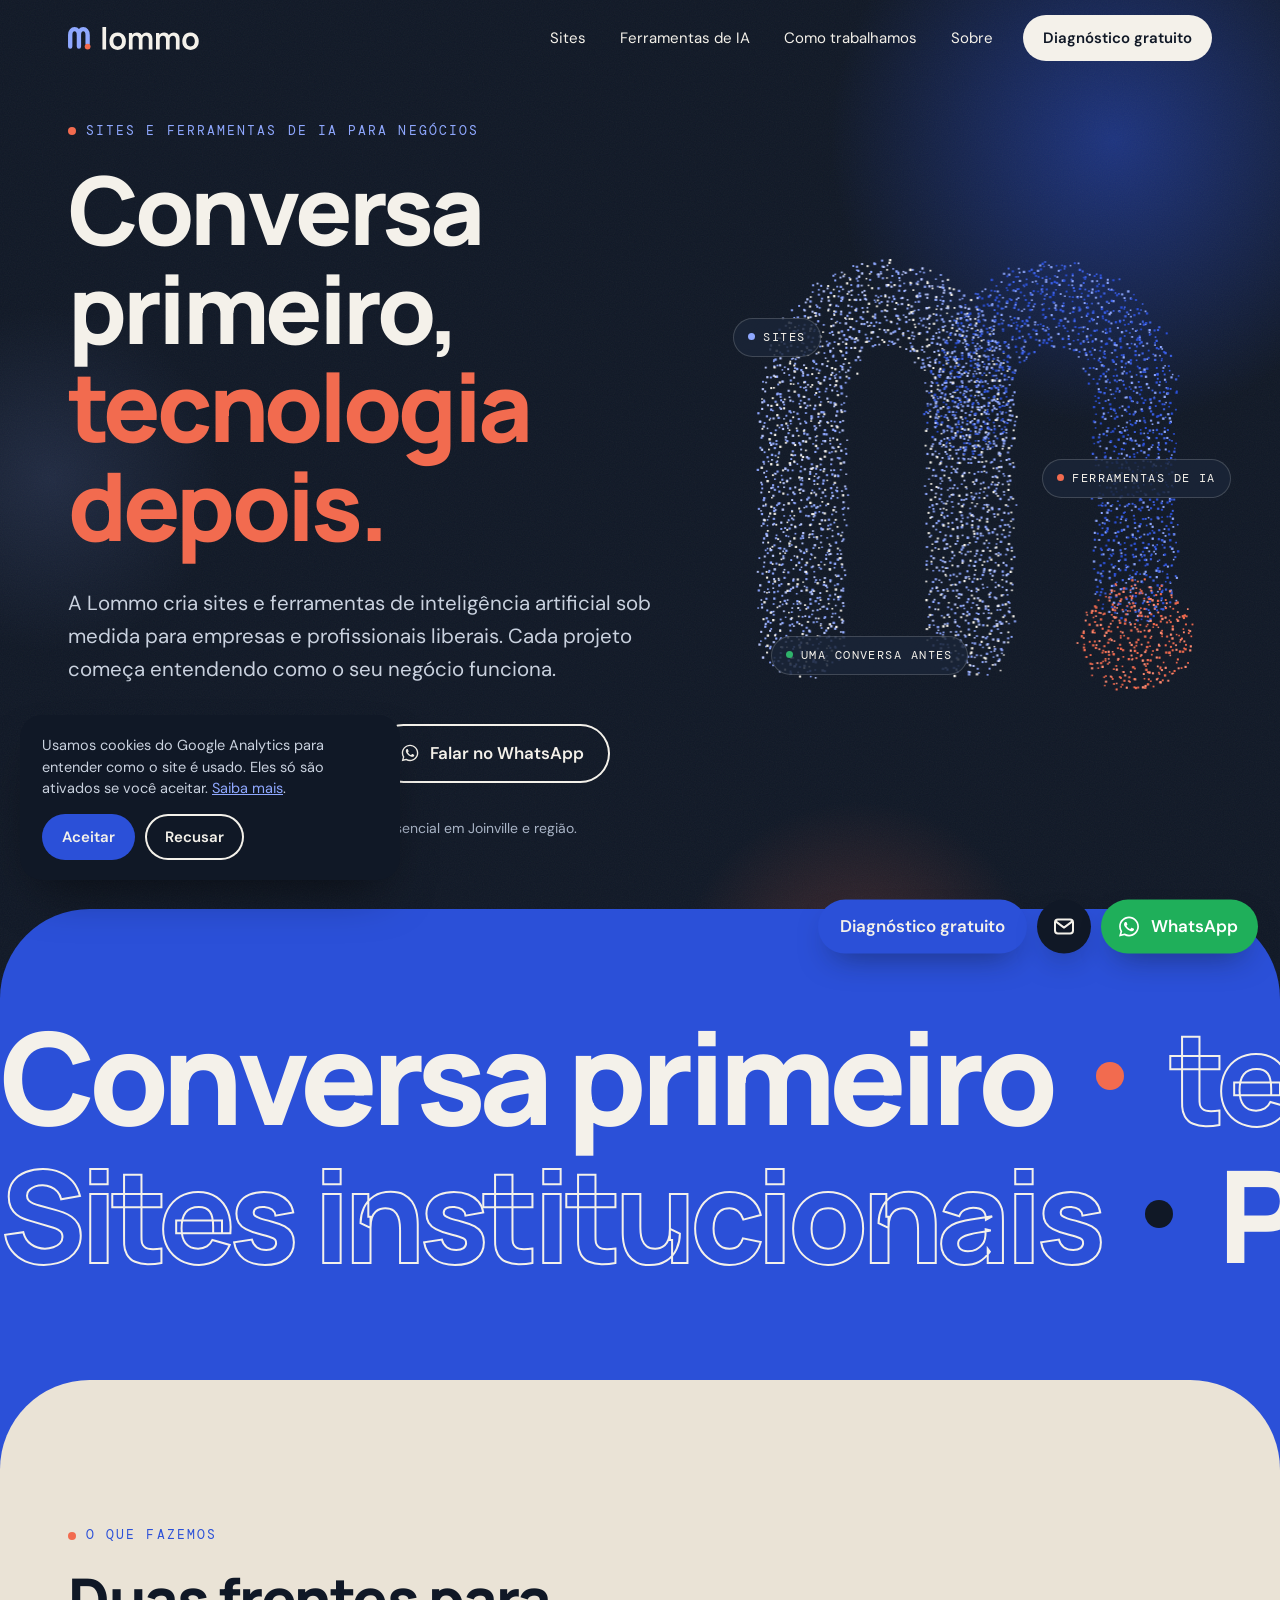
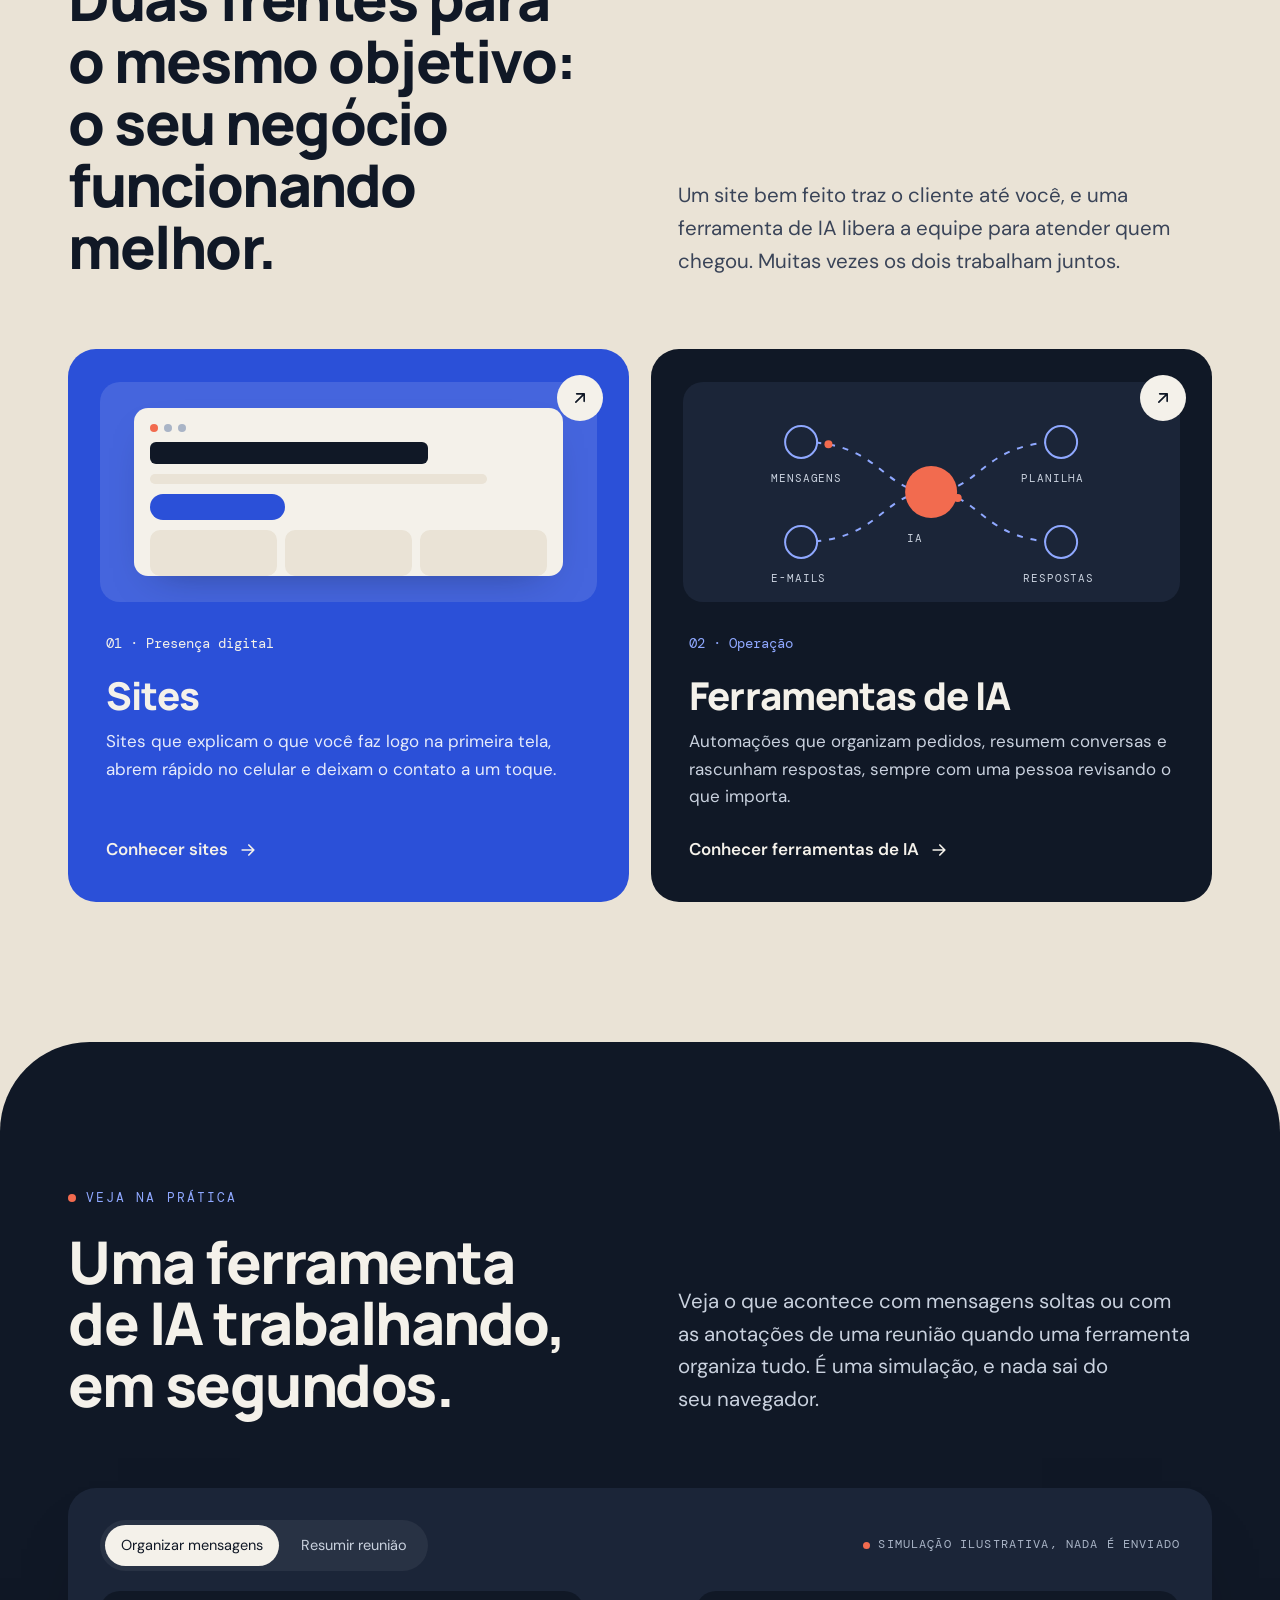
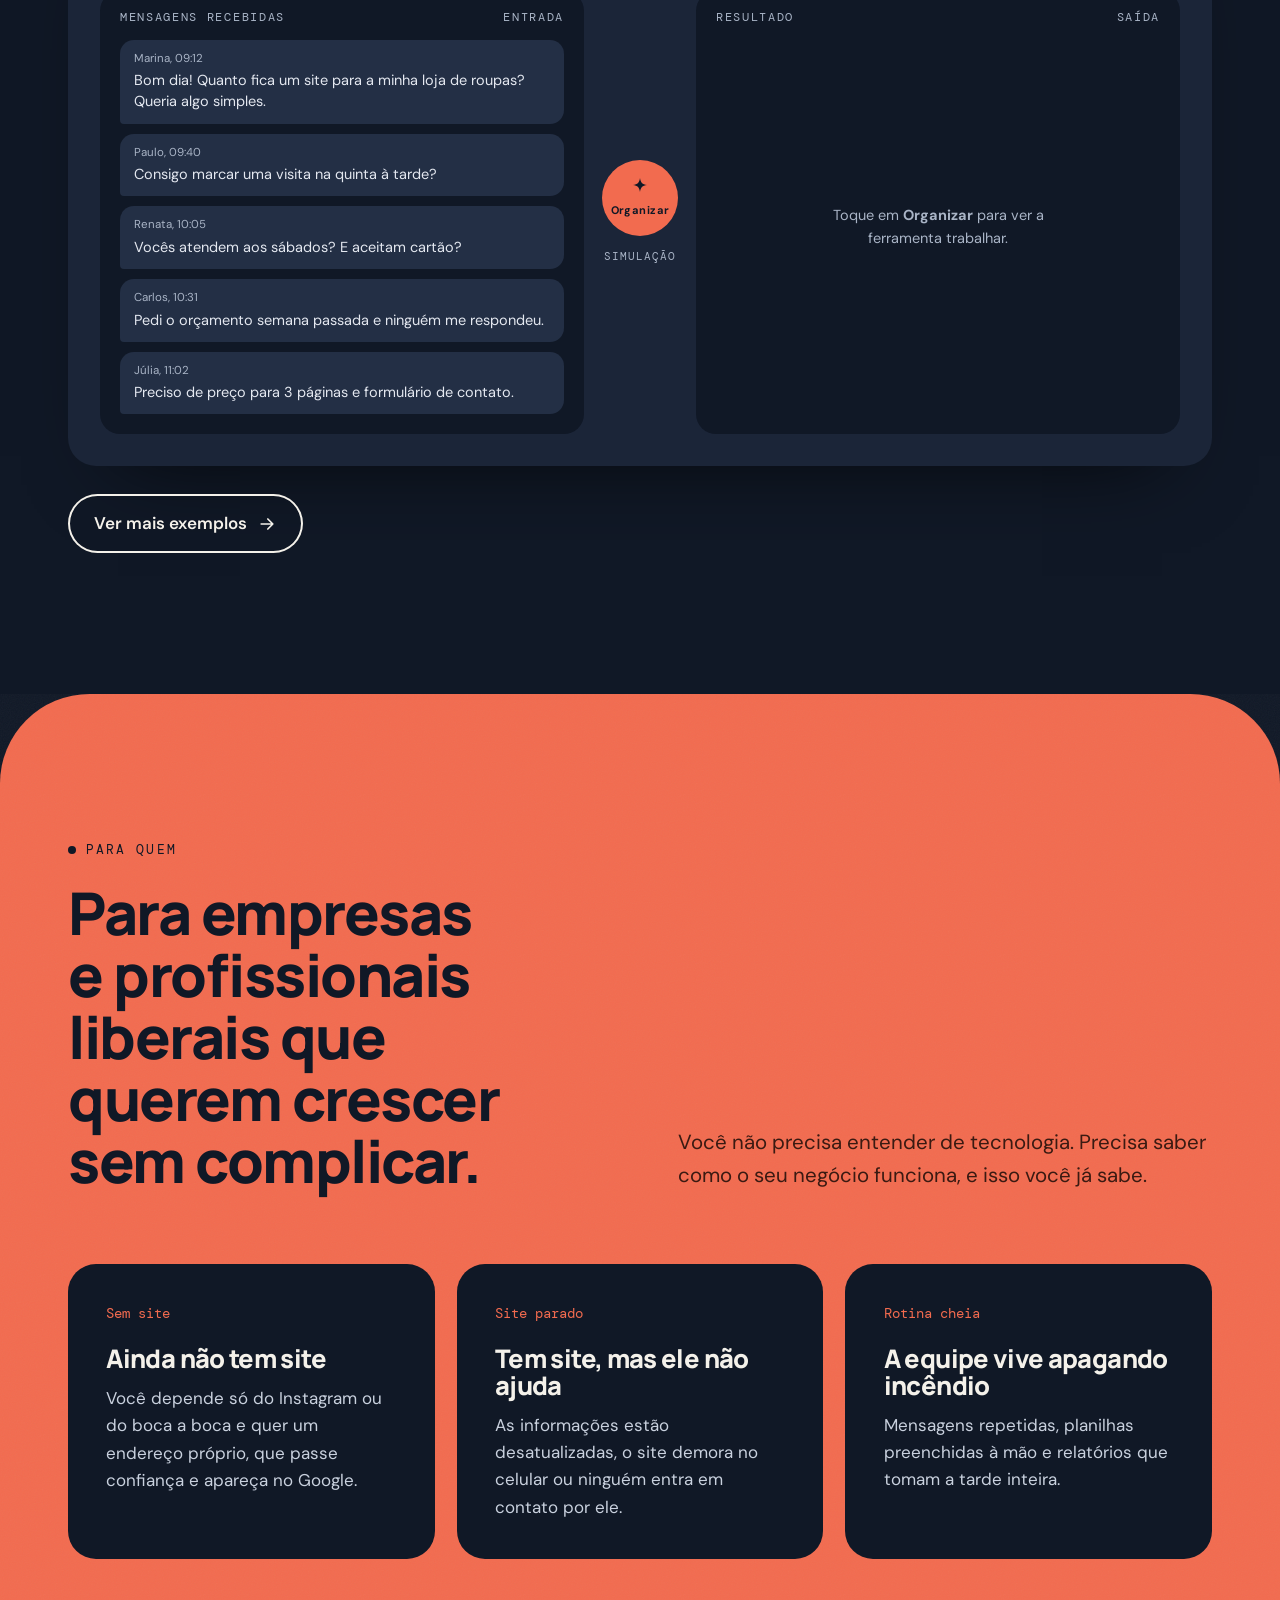
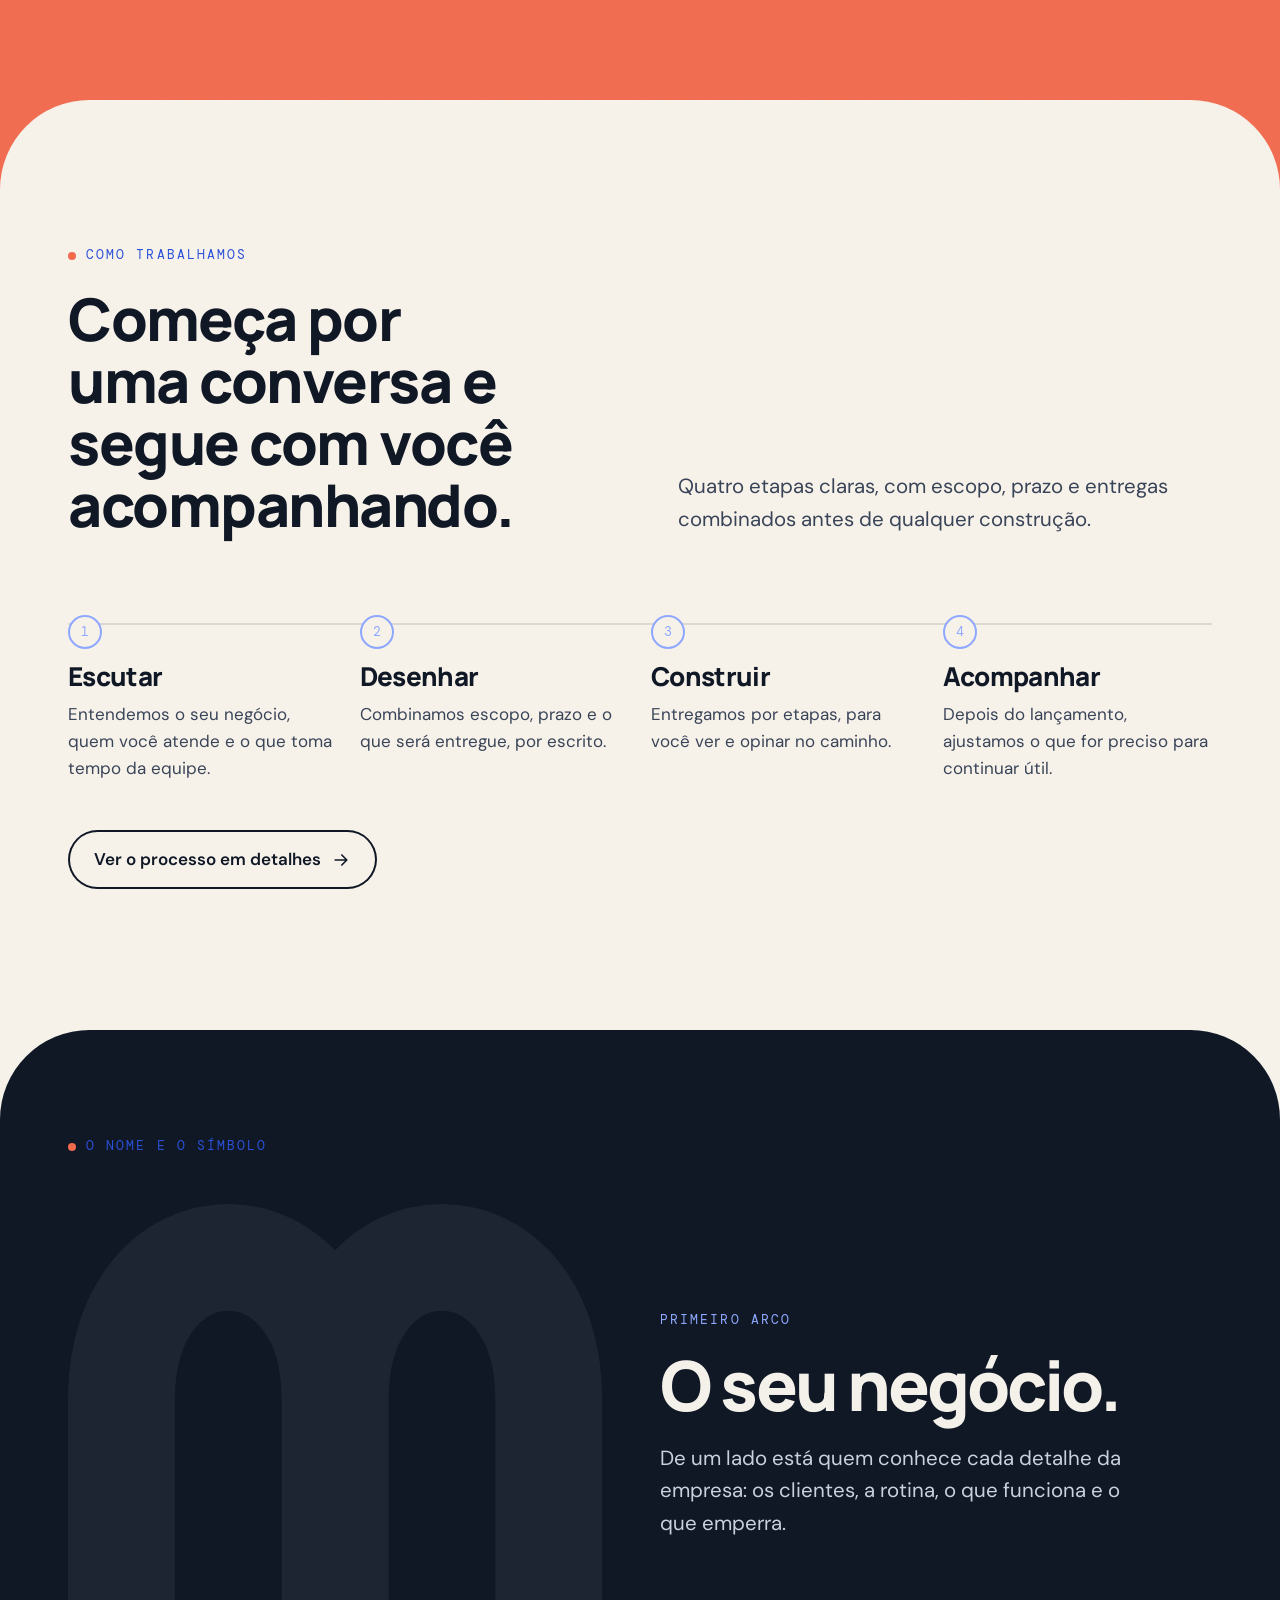
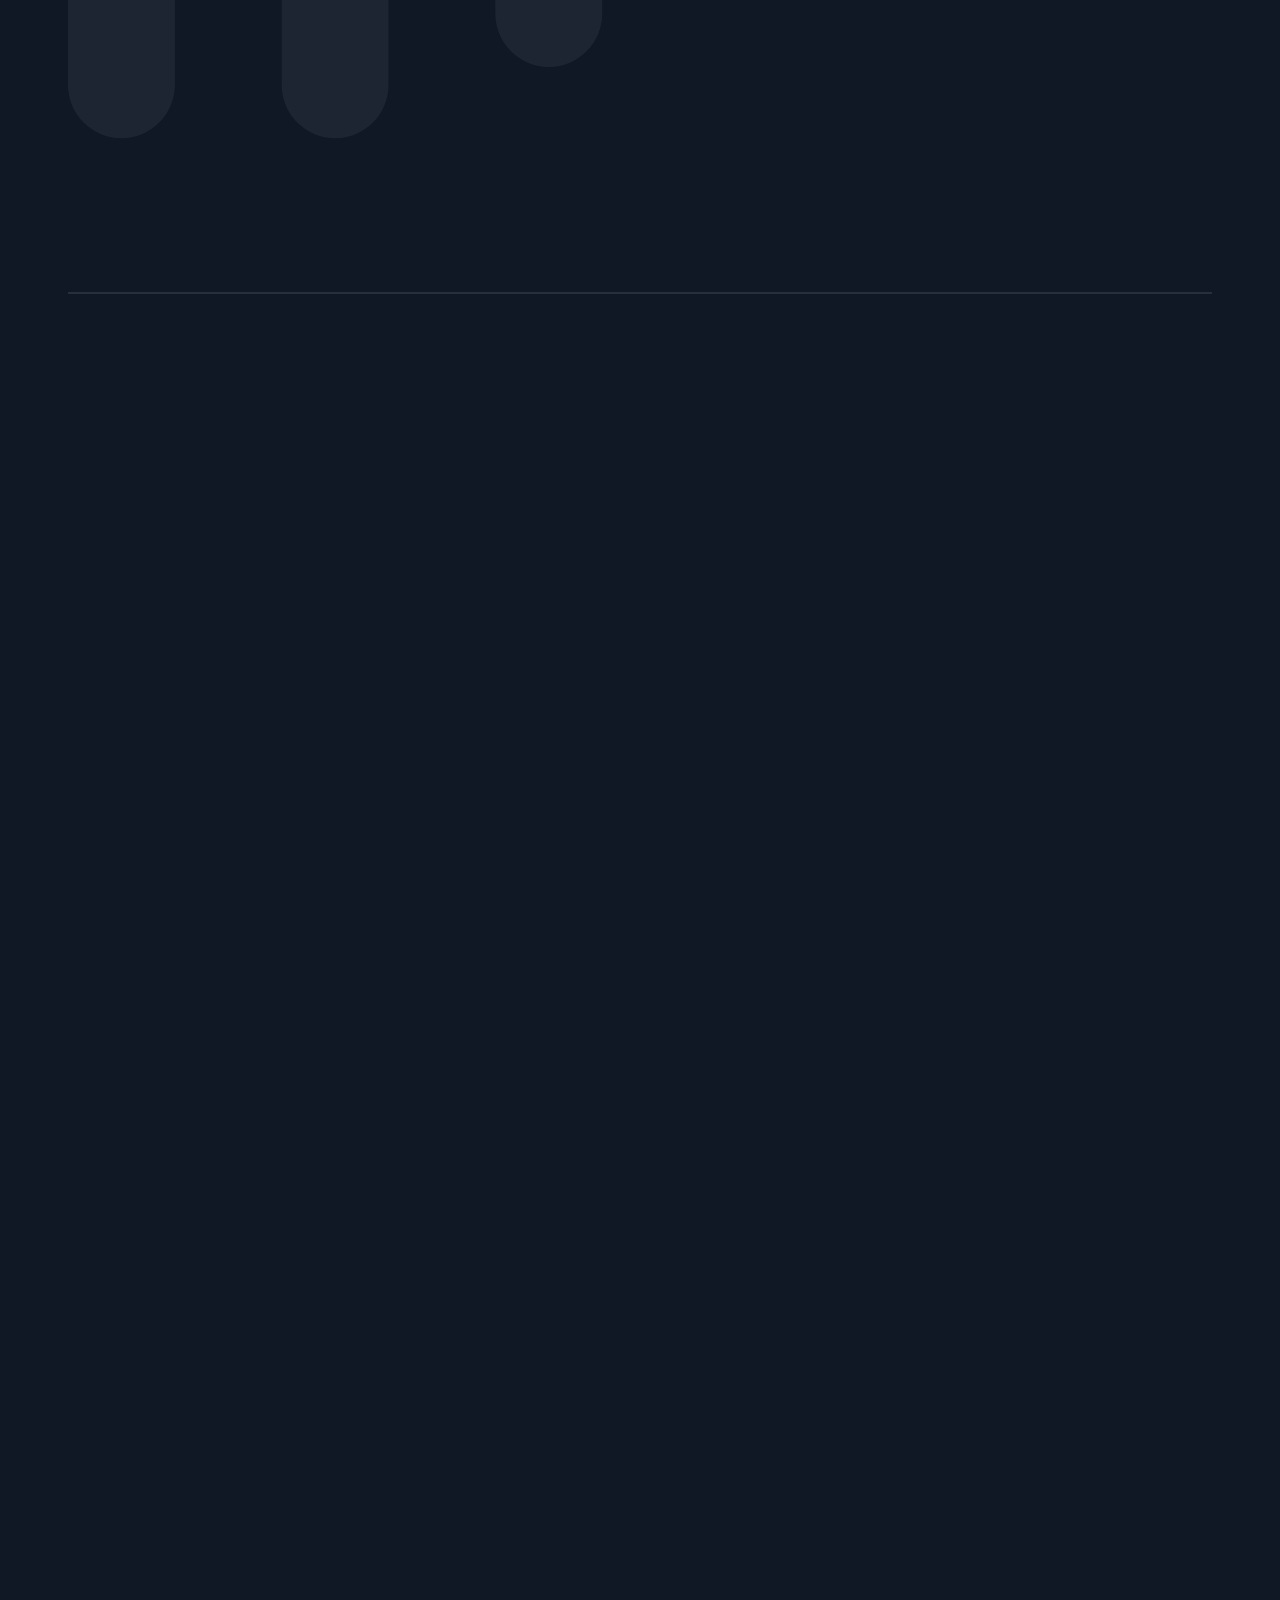
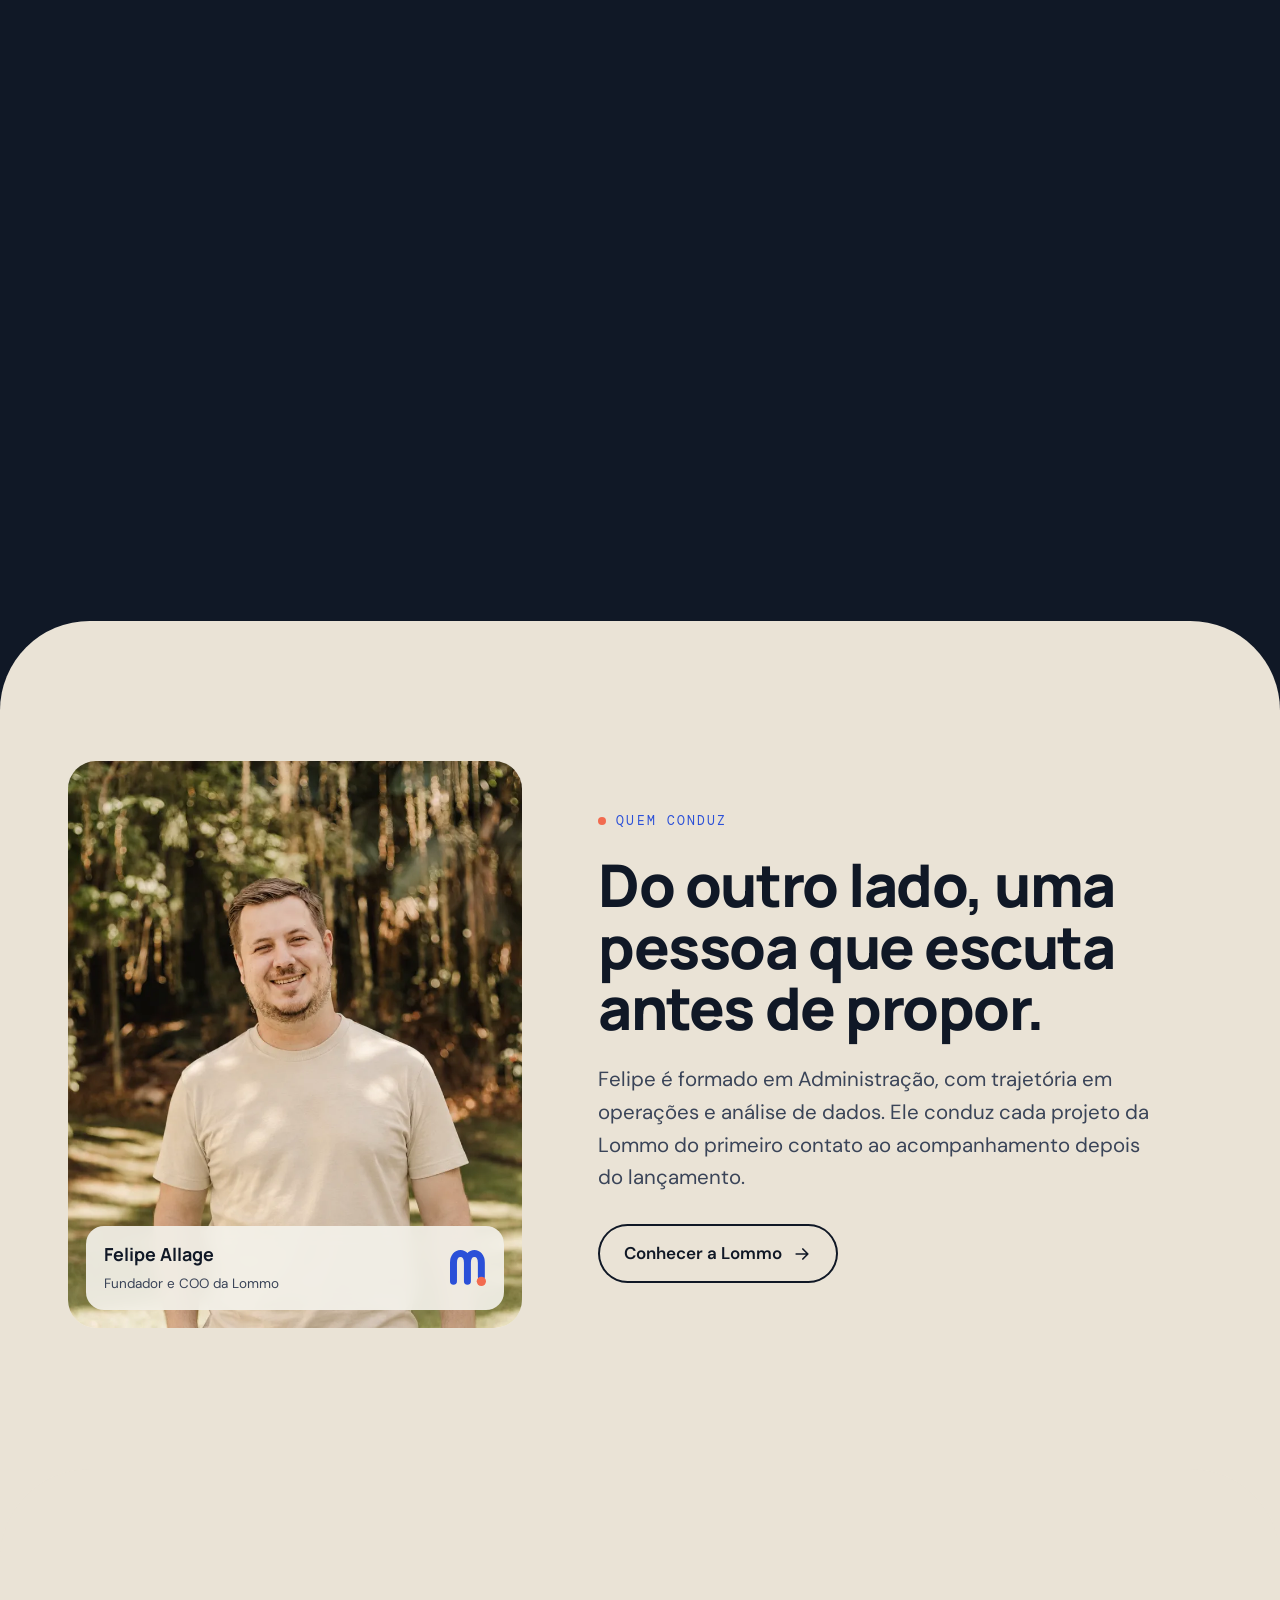
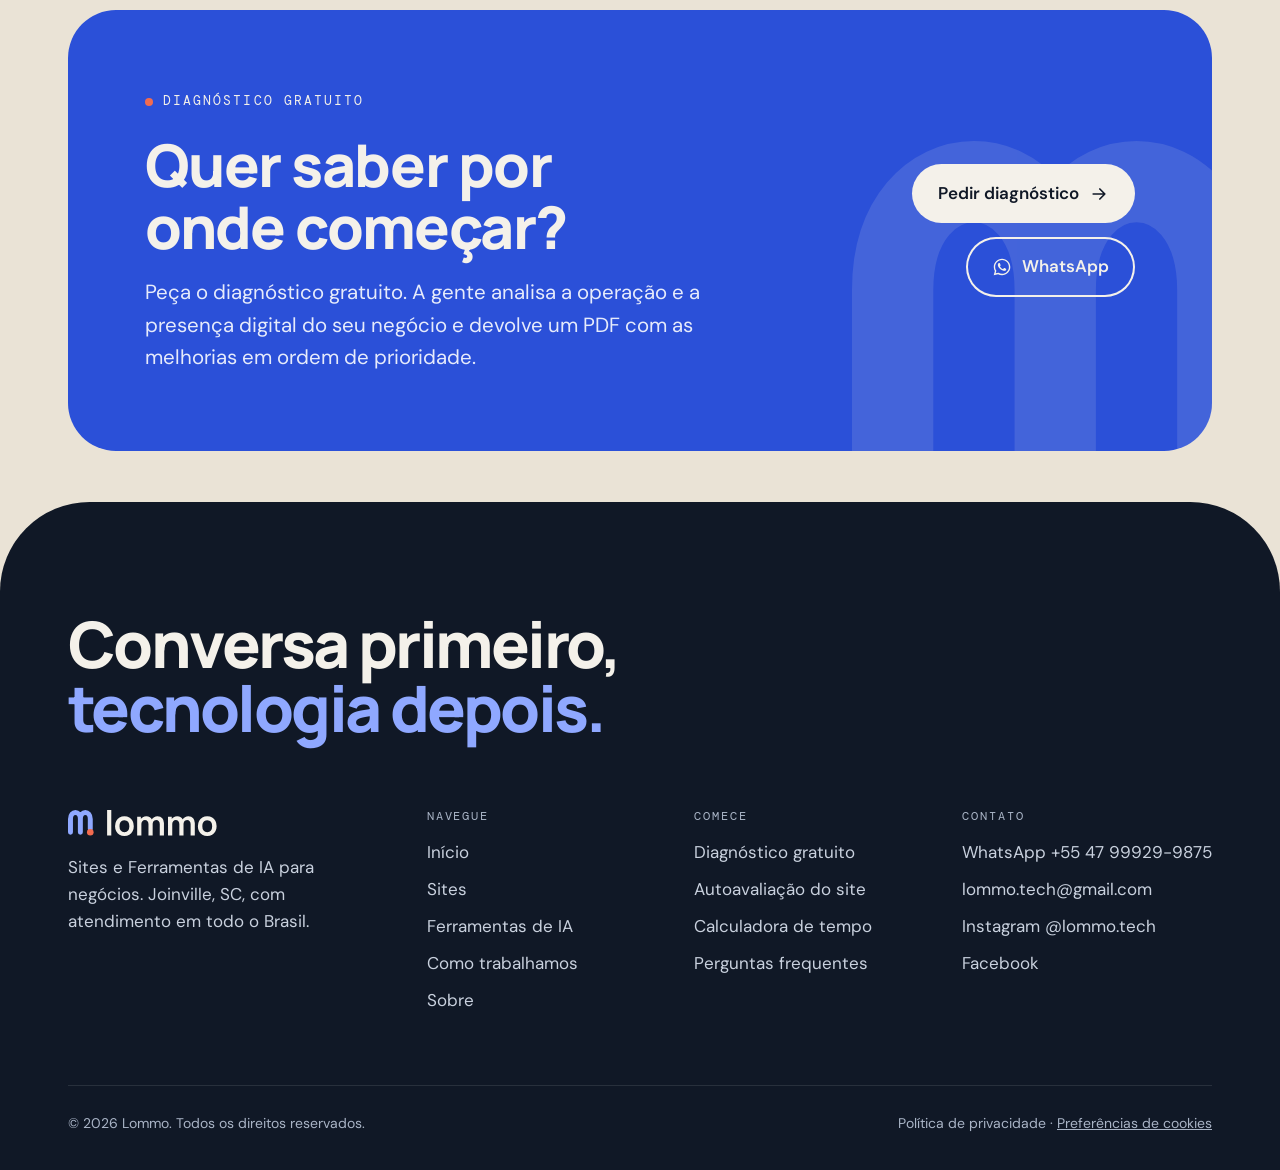
<file: index.html>
<!DOCTYPE html><html lang="pt-BR"><head>
<script>
  window.dataLayer = window.dataLayer || [];
  function gtag(){dataLayer.push(arguments);}
  gtag('consent', 'default', {analytics_storage: 'denied', ad_storage: 'denied', ad_user_data: 'denied', ad_personalization: 'denied', wait_for_update: 500});
  try { if (localStorage.getItem('lommo_cookies') === 'aceito') gtag('consent', 'update', {analytics_storage: 'granted'}); } catch (e) {}
</script>
<script async src="https://www.googletagmanager.com/gtm.js?id=GTM-NJ5GCXKQ"></script>
<script>
  window.dataLayer = window.dataLayer || [];
  function gtag(){dataLayer.push(arguments);}
  gtag('js', new Date());
</script>
<meta charset="utf-8"><meta name="viewport" content="width=device-width,initial-scale=1,viewport-fit=cover">
<title>Lommo | Sites e Ferramentas de IA para negócios</title><meta name="description" content="Sites e ferramentas de IA sob medida para empresas e profissionais liberais. Conversa primeiro, tecnologia depois. Peça um diagnóstico gratuito."><link rel="canonical" href="https://lommo.com.br/">
<meta name="theme-color" content="#EAE3D6"><meta name="color-scheme" content="light">
<meta property="og:type" content="website"><meta property="og:site_name" content="Lommo"><meta property="og:title" content="Lommo | Sites e Ferramentas de IA para negócios"><meta property="og:description" content="Sites e ferramentas de IA sob medida para empresas e profissionais liberais. Conversa primeiro, tecnologia depois. Peça um diagnóstico gratuito."><meta property="og:url" content="https://lommo.com.br/"><meta property="og:image" content="https://lommo.com.br/assets/og.png"><meta property="og:image:width" content="1200"><meta property="og:image:height" content="630"><meta property="og:locale" content="pt_BR">
<meta name="twitter:card" content="summary_large_image">
<link rel="icon" href="/assets/favicon.svg" type="image/svg+xml">
<link rel="preload" href="/assets/fonts/manrope.woff2" as="font" type="font/woff2" crossorigin><link rel="preload" href="/assets/fonts/dmsans.woff2" as="font" type="font/woff2" crossorigin>
<link rel="stylesheet" href="/assets/site.css?v=07caa34d">
<script type="application/ld+json">{"@context": "https://schema.org", "@graph": [{"@type": "ProfessionalService", "@id": "https://lommo.com.br/#lommo", "name": "Lommo", "url": "https://lommo.com.br/", "description": "Sites e Ferramentas de IA para negócios.", "slogan": "Conversa primeiro, tecnologia depois.", "email": "lommo.tech@gmail.com", "telephone": "+55-47-99929-9875", "image": "https://lommo.com.br/assets/og.png", "logo": "https://lommo.com.br/assets/favicon.svg", "address": {"@type": "PostalAddress", "addressLocality": "Joinville", "addressRegion": "SC", "addressCountry": "BR"}, "areaServed": {"@type": "Country", "name": "Brasil"}, "founder": {"@type": "Person", "name": "Felipe Augusto Allage", "jobTitle": "Fundador e COO"}, "sameAs": ["https://instagram.com/lommo.tech", "https://www.facebook.com/lommo.tech"]}, {"@type": "WebSite", "@id": "https://lommo.com.br/#site", "url": "https://lommo.com.br/", "name": "Lommo", "inLanguage": "pt-BR", "publisher": {"@id": "https://lommo.com.br/#lommo"}}]}</script>
</head><body class="on-dark"><a class="skip" href="#conteudo">Pular para o conteúdo</a>
<header class="hd"><div class="wrap"><a class="logo" href="/" aria-label="Lommo, página inicial"><svg class="lg " viewBox="16.275 16.275 272.69 46.5" role="img" aria-label="Lommo"><g transform="translate(6.775 6.775)"><path class="p" d="M14 50 V26 C14 10 32 10 32 26 V50 M32 26 C32 10 50 10 50 26 V44"/><circle class="c" cx="50" cy="50" r="6"/></g><path class="w" transform="translate(82.305 62.775)" d="M5.061224489795918 0.0V-46.5H12.674028669084821V0.0ZM36.51459238480548 0.9489795918367346Q31.374288193060426 0.9489795918367346 27.552017647879463 -1.3602040816326528Q23.7297471026985 -3.6693877551020404 21.623547020737007 -7.736820049675143Q19.51734693877551 -11.804252344248246 19.51734693877551 -17.092178157884245Q19.51734693877551 -22.443369277642695 21.668359624123084 -26.505528819804287Q23.819372309470662 -30.567688361965878 27.64427923085738 -32.83996662996253Q31.4691861522441 -35.11224489795918 36.51459238480548 -35.11224489795918Q41.660169328962056 -35.11224489795918 45.49561982446787 -32.80569760069555Q49.33107031997369 -30.499150303431918 51.44781397605429 -26.436990761270327Q53.564557632134886 -22.374831219108735 53.564557632134886 -17.092178157884245Q53.564557632134886 -11.762074186363998 51.43199764952368 -7.697278267996651Q49.29943766691247 -3.6324823496293046 45.46135079520089 -1.341751378896285Q41.62326392348932 0.9489795918367346 36.51459238480548 0.9489795918367346ZM36.51459238480548 -6.189346375757334Q41.043380861866225 -6.189346375757334 43.27086969492386 -9.236655535016741Q45.4983585279815 -12.283964694276147 45.4983585279815 -17.092178157884245Q45.4983585279815 -22.053282134386958 43.241873418068394 -25.013600532376035Q40.985388308155294 -27.973918930365112 36.51459238480548 -27.973918930365112Q33.44619414660396 -27.973918930365112 31.471768468740038 -26.59261225486288Q29.497342790876115 -25.211305579360648 28.540444416902503 -22.76502262037627Q27.583546042928887 -20.3187396613919 27.583546042928887 -17.092178157884245Q27.583546042928887 -12.109987033143334 29.850576657665016 -9.149666704450334Q32.117607272401145 -6.189346375757334 36.51459238480548 -6.189346375757334ZM100.7816210688377 0.0 100.79216657366071 -20.74054440868144Q100.79216657366071 -24.27287535375478 99.0444441503408 -26.249927754304842Q97.29672172702088 -28.226980154854907 94.33905128946108 -28.226980154854907Q92.49908079809072 -28.226980154854907 91.04659968784877 -27.37553296770368Q89.59411857760682 -26.524085780552454 88.7400234300263 -24.908170583296794Q87.88592828244579 -23.292255386041134 87.88592828244579 -21.02521125637755L84.49071592992665 -23.028563705755737Q84.4643521678691 -26.581970214843746 86.09342993911432 -29.286563982282363Q87.72250771035954 -31.99115774972098 90.4982701204261 -33.49898152254065Q93.27403253049266 -35.00680529536033 96.69035906110491 -35.00680529536033Q102.37367180026307 -35.00680529536033 105.38932127660634 -31.614211942711655Q108.40497075294961 -28.221618590062977 108.40497075294961 -22.670093769929846L108.3944252481266 0.0ZM59.70136183135364 0.0V-34.16326530612245H66.43901267538266V-23.566415342992663H67.36688581194196V0.0ZM80.27312410315689 0.0 80.2836696079799 -20.666725874920278Q80.2836696079799 -24.22542058205118 78.54385631327726 -26.226200368453043Q76.80404301857462 -28.226980154854907 73.80946331413425 -28.226980154854907Q70.90450495505819 -28.226980154854907 69.13569538350006 -26.23146925945671Q67.36688581194196 -24.23595836405851 67.36688581194196 -21.02521125637755L63.97167345942283 -23.302731385522957Q63.97167345942283 -26.64524710518973 65.61656755719866 -29.289208081303805Q67.26146165497448 -31.933169057417885 70.0556748370735 -33.46998717638911Q72.84988801917251 -35.00680529536033 76.34002149932238 -35.00680529536033Q80.16754935128348 -35.00680529536033 82.73770144715601 -33.38036969243264Q85.30785354302853 -31.75393408950494 86.59689091273717 -28.95445008569834Q87.88592828244579 -26.15496608189174 87.88592828244579 -22.638457255460775L87.87538277762276 0.0ZM156.89794759944994 0.0 156.90849310427296 -20.74054440868144Q156.90849310427296 -24.27287535375478 155.16077068095305 -26.249927754304842Q153.41304825763314 -28.226980154854907 150.45537782007335 -28.226980154854907Q148.61540732870296 -28.226980154854907 147.162926218461 -27.37553296770368Q145.71044510821906 -26.524085780552454 144.85634996063857 -24.908170583296794Q144.00225481305804 -23.292255386041134 144.00225481305804 -21.02521125637755L140.6070424605389 -23.028563705755737Q140.58067869848134 -26.581970214843746 142.20975646972656 -29.286563982282363Q143.83883424097178 -31.99115774972098 146.61459665103834 -33.49898152254065Q149.3903590611049 -35.00680529536033 152.80668559171716 -35.00680529536033Q158.48999833087532 -35.00680529536033 161.5056478072186 -31.614211942711655Q164.52129728356186 -28.221618590062977 164.52129728356186 -22.670093769929846L164.51075177873884 0.0ZM115.81768836196588 0.0V-34.16326530612245H122.5553392059949V-23.566415342992663H123.48321234255421V0.0ZM136.38945063376914 0.0 136.39999613859214 -20.666725874920278Q136.39999613859214 -24.22542058205118 134.66018284388952 -26.226200368453043Q132.92036954918686 -28.226980154854907 129.9257898447465 -28.226980154854907Q127.02083148567044 -28.226980154854907 125.25202191411233 -26.23146925945671Q123.48321234255421 -24.23595836405851 123.48321234255421 -21.02521125637755L120.08799999003507 -23.302731385522957Q120.08799999003507 -26.64524710518973 121.7328940878109 -29.289208081303805Q123.37778818558674 -31.933169057417885 126.17200136768574 -33.46998717638911Q128.96621454978475 -35.00680529536033 132.45634802993465 -35.00680529536033Q136.28387588189574 -35.00680529536033 138.85402797776828 -33.38036969243264Q141.4241800736408 -31.75393408950494 142.71321744334944 -28.95445008569834Q144.00225481305804 -26.15496608189174 144.00225481305804 -22.638457255460775L143.99170930823502 0.0ZM187.08602095623405 0.9489795918367346Q181.945716764489 0.9489795918367346 178.12344621930805 -1.3602040816326528Q174.30117567412708 -3.6693877551020404 172.19497559216558 -7.736820049675143Q170.08877551020407 -11.804252344248246 170.08877551020407 -17.092178157884245Q170.08877551020407 -22.443369277642695 172.23978819555165 -26.505528819804287Q174.39080088089923 -30.567688361965878 178.21570780228595 -32.83996662996253Q182.04061472367266 -35.11224489795918 187.08602095623405 -35.11224489795918Q192.23159790039062 -35.11224489795918 196.06704839589645 -32.80569760069555Q199.90249889140227 -30.499150303431918 202.01924254748286 -26.436990761270327Q204.13598620356345 -22.374831219108735 204.13598620356345 -17.092178157884245Q204.13598620356345 -11.762074186363998 202.00342622095224 -7.697278267996651Q199.87086623834102 -3.6324823496293046 196.03277936662946 -1.341751378896285Q192.1946924949179 0.9489795918367346 187.08602095623405 0.9489795918367346ZM187.08602095623405 -6.189346375757334Q191.6148094332948 -6.189346375757334 193.84229826635243 -9.236655535016741Q196.06978709941006 -12.283964694276147 196.06978709941006 -17.092178157884245Q196.06978709941006 -22.053282134386958 193.81330198949695 -25.013600532376035Q191.55681687958386 -27.973918930365112 187.08602095623405 -27.973918930365112Q184.01762271803253 -27.973918930365112 182.0431970401686 -26.59261225486288Q180.0687713623047 -25.211305579360648 179.11187298833107 -22.76502262037627Q178.15497461435746 -20.3187396613919 178.15497461435746 -17.092178157884245Q178.15497461435746 -12.109987033143334 180.4220052290936 -9.149666704450334Q182.6890358438297 -6.189346375757334 187.08602095623405 -6.189346375757334Z"/></svg></a>
<nav class="nav" aria-label="Principal"><a class="l" href="/sites/">Sites</a><a class="l" href="/ferramentas-de-ia/">Ferramentas de IA</a><a class="l" href="/como-trabalhamos/">Como trabalhamos</a><a class="l" href="/sobre/">Sobre</a><a class="btn sm" href="/diagnostico/">Diagnóstico gratuito</a></nav>
<button class="menu-bt" type="button" aria-expanded="false" aria-controls="mnav" aria-label="Abrir menu"><span></span></button></div></header>
<nav class="mnav" id="mnav" aria-label="Menu"><a href="/" aria-current=page>Início</a><a href="/sites/">Sites</a><a href="/ferramentas-de-ia/">Ferramentas de IA</a><a href="/como-trabalhamos/">Como trabalhamos</a><a href="/sobre/">Sobre</a><a class="btn" href="/diagnostico/">Diagnóstico gratuito <svg class="ico ar" viewBox="0 0 24 24" fill="none" stroke="currentColor" stroke-width="2" stroke-linecap="round" stroke-linejoin="round" aria-hidden="true"><path d="M5 12h14M13 6l6 6-6 6"/></svg></a>
<div class="mc"><a href="https://wa.me/5547999299875?text=Ol%C3%A1%21%20Vim%20pelo%20site%20da%20Lommo." style="font:inherit;font-size:15px;padding:0">WhatsApp +55 47 99929-9875</a><a href="mailto:lommo.tech@gmail.com" style="font:inherit;font-size:15px;padding:0">lommo.tech@gmail.com</a></div></nav><main id="conteudo"><section class="hero night grain"><span class="glow g-a" aria-hidden="true"></span><span class="glow g-b" aria-hidden="true"></span><span class="glow g-c" aria-hidden="true"></span><div class="wrap"><div>
<p class="k fx">Sites e Ferramentas de IA para negócios</p>
<h1><span class="w"><span style="animation-delay:0.15s">Conversa</span></span> <span class="w"><span style="animation-delay:0.24s">primeiro,</span></span> <span class="w"><span style="animation-delay:0.33s"><em>tecnologia</em></span></span> <span class="w"><span style="animation-delay:0.42s"><em>depois.</em></span></span></h1>
<p class="lead fx" style="animation-delay:.6s">A Lommo cria sites e ferramentas de inteligência artificial sob medida para empresas e profissionais liberais. Cada projeto começa entendendo como o seu negócio funciona.</p>
<div class="btns fx" style="animation-delay:.7s"><a class="btn" href="/diagnostico/">Pedir diagnóstico gratuito <svg class="ico ar" viewBox="0 0 24 24" fill="none" stroke="currentColor" stroke-width="2" stroke-linecap="round" stroke-linejoin="round" aria-hidden="true"><path d="M5 12h14M13 6l6 6-6 6"/></svg></a><a class="btn ghost" href="https://wa.me/5547999299875?text=Ol%C3%A1%21%20Vim%20pelo%20site%20da%20Lommo."><svg class="ico" viewBox="0 0 24 24" fill="currentColor" aria-hidden="true"><path d="M12.04 2C6.58 2 2.13 6.45 2.13 11.91c0 1.75.46 3.45 1.32 4.95L2.05 22l5.25-1.38c1.45.79 3.08 1.21 4.74 1.21 5.46 0 9.91-4.45 9.91-9.91C21.95 6.45 17.5 2 12.04 2Zm0 18.15c-1.48 0-2.93-.4-4.2-1.15l-.3-.18-3.12.82.83-3.04-.2-.31a8.23 8.23 0 0 1-1.26-4.38c0-4.54 3.7-8.24 8.25-8.24 4.54 0 8.24 3.7 8.24 8.24 0 4.55-3.7 8.24-8.24 8.24Zm4.52-6.16c-.25-.12-1.47-.72-1.69-.81-.23-.08-.39-.12-.56.12-.16.25-.64.81-.79.97-.14.17-.29.19-.54.06-.25-.12-1.05-.38-1.99-1.22-.74-.66-1.23-1.47-1.38-1.72-.14-.25-.02-.38.11-.51.11-.11.25-.29.37-.43.13-.15.17-.25.25-.42.08-.16.04-.31-.02-.43-.06-.12-.56-1.34-.76-1.84-.2-.48-.41-.42-.56-.43h-.48c-.17 0-.43.06-.66.31-.22.25-.86.85-.86 2.07 0 1.22.89 2.4 1.01 2.56.12.17 1.75 2.67 4.23 3.74.59.26 1.05.41 1.41.52.59.19 1.13.16 1.56.1.48-.07 1.47-.6 1.67-1.18.21-.58.21-1.07.14-1.18-.06-.1-.22-.16-.47-.28Z"/></svg> Falar no WhatsApp</a></div>
<p class="meta fx" style="animation-delay:.8s"><i aria-hidden="true"></i>Atendimento em todo o Brasil, à distância, e presencial em Joinville e região.</p>
</div><div class="pstage"><canvas aria-label="Símbolo da Lommo formado por partículas. Passe o cursor ou toque para interagir." role="img"></canvas>
<span class="tag" style="left:-2%;top:16%;animation-delay:2.4s"><b style="background:var(--cobl)"></b>Sites</span>
<span class="tag" style="right:-4%;top:46%;animation-delay:2.6s"><b style="background:var(--coral)"></b>Ferramentas de IA</span>
<span class="tag" style="left:6%;bottom:8%;animation-delay:2.8s"><b style="background:#2fb36b"></b>Uma conversa antes</span></div></div><span class="scrollcue" aria-hidden="true"></span></section>
<section class="megamarq arch" aria-hidden="true"><div class="tr"><span class="">Conversa primeiro</span><span class="o">tecnologia depois</span><span class="">Sites</span><span class="o">Ferramentas de IA</span><span class="">Conversa primeiro</span><span class="o">tecnologia depois</span><span class="">Sites</span><span class="o">Ferramentas de IA</span></div><div class="tr rev"><span class="o">Sites institucionais</span><span class="">Páginas de serviço</span><span class="o">Automações sob medida</span><span class="">Resumos automáticos</span><span class="o">Organização de pedidos</span><span class="">Rascunhos de respostas</span><span class="o">Sites institucionais</span><span class="">Páginas de serviço</span><span class="o">Automações sob medida</span><span class="">Resumos automáticos</span><span class="o">Organização de pedidos</span><span class="">Rascunhos de respostas</span></div></section>

<section class="sec arch"><div class="wrap">
<div class="hgrid"><div><p class="k rv">O que fazemos</p><h2 class="h2 rv d1">Duas frentes para o mesmo objetivo: o seu negócio funcionando melhor.</h2></div>
<p class="lead rv d2">Um site bem feito traz o cliente até você, e uma ferramenta de IA libera a equipe para atender quem chegou. Muitas vezes os dois trabalham juntos.</p></div>
<div class="cards c2">
<a class="card front cob spot lift rv" href="/sites/"><span class="go" aria-hidden="true"><svg class="ico" viewBox="0 0 24 24" fill="none" stroke="currentColor" stroke-width="2" stroke-linecap="round" stroke-linejoin="round" aria-hidden="true"><path d="M7 17 17 7M8 7h9v9"/></svg></span>
<div class="ill wfw"><div class="wf"><div class="bar"><i></i><i></i><i></i></div><div class="b h"></div><div class="b" style="width:85%"></div><div class="b c"></div><div class="row"><div class="b"></div><div class="b"></div><div class="b"></div></div></div></div>
<span class="n">01 · Presença digital</span><h3>Sites</h3><p>Sites que explicam o que você faz logo na primeira tela, abrem rápido no celular e deixam o contato a um toque.</p><span class="more">Conhecer sites <svg class="ico ar" viewBox="0 0 24 24" fill="none" stroke="currentColor" stroke-width="2" stroke-linecap="round" stroke-linejoin="round" aria-hidden="true"><path d="M5 12h14M13 6l6 6-6 6"/></svg></span></a>
<a class="card front spot lift rv d1" href="/ferramentas-de-ia/" style="background:var(--noite);color:var(--papel)"><span class="go" aria-hidden="true" style="background:var(--papel);color:var(--noite)"><svg class="ico" viewBox="0 0 24 24" fill="none" stroke="currentColor" stroke-width="2" stroke-linecap="round" stroke-linejoin="round" aria-hidden="true"><path d="M7 17 17 7M8 7h9v9"/></svg></span>
<div class="ill" style="background:#1B2538"><div class="flow"><svg viewBox="0 0 400 220" aria-hidden="true">
<path class="ln" d="M70 60 C150 60 150 110 200 110"/><path class="ln" d="M70 160 C150 160 150 110 200 110"/><path class="ln" d="M200 110 C250 110 250 60 330 60"/><path class="ln" d="M200 110 C250 110 250 160 330 160"/>
<circle class="nd" cx="70" cy="60" r="16"/><circle class="nd" cx="70" cy="160" r="16"/><circle class="nd c" cx="200" cy="110" r="26"/><circle class="nd" cx="330" cy="60" r="16"/><circle class="nd" cx="330" cy="160" r="16"/>
<text x="40" y="100">MENSAGENS</text><text x="40" y="200">E-MAILS</text><text x="176" y="160">IA</text><text x="290" y="100">PLANILHA</text><text x="292" y="200">RESPOSTAS</text>
<circle class="pk" r="4"><animateMotion dur="2.6s" repeatCount="indefinite" path="M70 60 C150 60 150 110 200 110 C250 110 250 60 330 60"/></circle>
<circle class="pk" r="4"><animateMotion dur="2.6s" begin="1.3s" repeatCount="indefinite" path="M70 160 C150 160 150 110 200 110 C250 110 250 160 330 160"/></circle></svg></div></div>
<span class="n" style="color:var(--cobl)">02 · Operação</span><h3>Ferramentas de IA</h3><p style="color:#C9D1DE">Automações que organizam pedidos, resumem conversas e rascunham respostas, sempre com uma pessoa revisando o que importa.</p><span class="more">Conhecer ferramentas de IA <svg class="ico ar" viewBox="0 0 24 24" fill="none" stroke="currentColor" stroke-width="2" stroke-linecap="round" stroke-linejoin="round" aria-hidden="true"><path d="M5 12h14M13 6l6 6-6 6"/></svg></span></a>
</div></div></section>

<section class="sec dark arch"><div class="wrap">
<div class="hgrid"><div><p class="k rv">Veja na prática</p><h2 class="h2 rv d1">Uma ferramenta de IA trabalhando, em segundos.</h2></div>
<p class="lead rv d2">Veja o que acontece com mensagens soltas ou com as anotações de uma reunião quando uma ferramenta organiza tudo. É uma simulação, e nada sai do seu navegador.</p></div>
<div class="demo rv" data-demo="pedidos">
<div class="top"><div class="tabs" role="tablist" aria-label="Exemplos de ferramentas"><button type="button" role="tab" data-k="pedidos" aria-selected="false">Organizar mensagens</button><button type="button" role="tab" data-k="reuniao" aria-selected="false">Resumir reunião</button></div><span class="note">Simulação ilustrativa, nada é enviado</span></div>
<div class="panes"><div class="pane inp" aria-label="Entrada"></div>
<div class="mid"><button class="run" type="button" aria-label="Organizar com IA"><svg viewBox="0 0 24 24" fill="currentColor" aria-hidden="true"><path d="M12 2c.6 4.4 2.3 6.4 7 7-4.7.6-6.4 2.6-7 7-.6-4.4-2.3-6.4-7-7 4.7-.6 6.4-2.6 7-7Z"/></svg>Organizar</button><span class="lbl">Simulação</span></div>
<div class="pane out" aria-live="polite" aria-label="Resultado"></div></div>
<p class="live sr" aria-live="polite"></p></div>
<p class="rv" style="margin-top:28px"><a class="btn ghost" href="/ferramentas-de-ia/">Ver mais exemplos <svg class="ico ar" viewBox="0 0 24 24" fill="none" stroke="currentColor" stroke-width="2" stroke-linecap="round" stroke-linejoin="round" aria-hidden="true"><path d="M5 12h14M13 6l6 6-6 6"/></svg></a></p>
</div></section>

<section class="sec coral arch grain"><div class="wrap" style="position:relative;z-index:2">
<div class="hgrid"><div><p class="k rv">Para quem</p><h2 class="h2 rv d1">Para empresas e profissionais liberais que querem crescer sem complicar.</h2></div>
<p class="lead rv d2">Você não precisa entender de tecnologia. Precisa saber como o seu negócio funciona, e isso você já sabe.</p></div>
<div class="cards c3">
<div class="card spot rv"><span class="n">Sem site</span><h3>Ainda não tem site</h3><p>Você depende só do Instagram ou do boca a boca e quer um endereço próprio, que passe confiança e apareça no Google.</p></div>
<div class="card spot rv d1"><span class="n">Site parado</span><h3>Tem site, mas ele não ajuda</h3><p>As informações estão desatualizadas, o site demora no celular ou ninguém entra em contato por ele.</p></div>
<div class="card spot rv d2"><span class="n">Rotina cheia</span><h3>A equipe vive apagando incêndio</h3><p>Mensagens repetidas, planilhas preenchidas à mão e relatórios que tomam a tarde inteira.</p></div>
</div></div></section>

<section class="sec claro arch"><div class="wrap">
<div class="hgrid"><div><p class="k rv">Como trabalhamos</p><h2 class="h2 rv d1">Começa por uma conversa e segue com você acompanhando.</h2></div>
<p class="lead rv d2">Quatro etapas claras, com escopo, prazo e entregas combinados antes de qualquer construção.</p></div>
<div class="steps"><div class="track"><i></i></div>
<div class="step rv"><span class="dotn">1</span><h3>Escutar</h3><p>Entendemos o seu negócio, quem você atende e o que toma tempo da equipe.</p></div>
<div class="step rv d1"><span class="dotn">2</span><h3>Desenhar</h3><p>Combinamos escopo, prazo e o que será entregue, por escrito.</p></div>
<div class="step rv d2"><span class="dotn">3</span><h3>Construir</h3><p>Entregamos por etapas, para você ver e opinar no caminho.</p></div>
<div class="step rv d3"><span class="dotn">4</span><h3>Acompanhar</h3><p>Depois do lançamento, ajustamos o que for preciso para continuar útil.</p></div>
</div>
<p class="rv" style="margin-top:48px"><a class="btn ghost" href="/como-trabalhamos/">Ver o processo em detalhes <svg class="ico ar" viewBox="0 0 24 24" fill="none" stroke="currentColor" stroke-width="2" stroke-linecap="round" stroke-linejoin="round" aria-hidden="true"><path d="M5 12h14M13 6l6 6-6 6"/></svg></a></p>
</div></section>

<section class="story arch" aria-label="O símbolo da Lommo"><div class="stage"><p class="k">O nome e o símbolo</p>
<div class="bigsym" aria-hidden="true"><svg viewBox="9.5 9.5 46.5 46.5"><path class="gh" d="M14 50 V26 C14 10 32 10 32 26 V50 M32 26 C32 10 50 10 50 26 V44"/><path class="s1" pathLength="1" d="M14 50 V26 C14 10 32 10 32 26 V50"/><path class="s2" pathLength="1" d="M32 26 C32 10 50 10 50 26 V44"/><circle class="sd" cx="50" cy="50" r="6"/></svg></div>
<div class="caps"><div class="cap on"><span class="n">Primeiro arco</span><h2>O seu negócio.</h2><p>De um lado está quem conhece cada detalhe da empresa: os clientes, a rotina, o que funciona e o que emperra.</p></div>
<div class="cap"><span class="n">Segundo arco</span><h2>A tecnologia ao lado.</h2><p>Do outro, quem conhece sites e inteligência artificial. Os dois arcos lado a lado formam o “m” da Lommo.</p></div>
<div class="cap"><span class="n">O ponto coral</span><h2>A solução.</h2><p>Quando as duas ideias conversam, aparece o ponto de chegada. É por isso que tudo aqui começa por uma conversa.</p></div></div>
<div class="bar" aria-hidden="true"><i></i></div></div></section>

<section class="sec arch"><div class="wrap"><div class="about">
<div class="portrait rv"><picture><source srcset="/assets/img/felipe.webp" type="image/webp"><img src="/assets/img/felipe.jpg" alt="Felipe Allage, fundador da Lommo, sorrindo, de camiseta areia" width="800" height="1000" loading="lazy"></picture>
<div class="badge"><div><b>Felipe Allage</b><small>Fundador e COO da Lommo</small></div><svg class="lg " style="width:36px" viewBox="9.5 9.5 46.5 46.5" aria-hidden="true"><path class="p" d="M14 50 V26 C14 10 32 10 32 26 V50 M32 26 C32 10 50 10 50 26 V44"/><circle class="c" cx="50" cy="50" r="6"/></svg></div></div>
<div><p class="k rv">Quem conduz</p><h2 class="h2 rv d1">Do outro lado, uma pessoa que escuta antes de propor.</h2>
<p class="lead rv d2" style="margin-top:24px">Felipe é formado em Administração, com trajetória em operações e análise de dados. Ele conduz cada projeto da Lommo do primeiro contato ao acompanhamento depois do lançamento.</p>
<p class="rv d3" style="margin-top:30px"><a class="btn ghost" href="/sobre/">Conhecer a Lommo <svg class="ico ar" viewBox="0 0 24 24" fill="none" stroke="currentColor" stroke-width="2" stroke-linecap="round" stroke-linejoin="round" aria-hidden="true"><path d="M5 12h14M13 6l6 6-6 6"/></svg></a></p></div>
</div></div></section>
<section class="sec arch"><div class="wrap"><div class="cta-band rv">
<svg class="bgsym" viewBox="9.5 9.5 46.5 46.5" aria-hidden="true"><path d="M14 50 V26 C14 10 32 10 32 26 V50 M32 26 C32 10 50 10 50 26 V44" fill="none" stroke-width="9" stroke-linecap="round"/></svg>
<div><p class="k">Diagnóstico gratuito</p><h2>Quer saber por onde começar?</h2><p class="lead">Peça o diagnóstico gratuito. A gente analisa a operação e a presença digital do seu negócio e devolve um PDF com as melhorias em ordem de prioridade.</p></div>
<div class="btns"><a class="btn light" href="/diagnostico/">Pedir diagnóstico <svg class="ico ar" viewBox="0 0 24 24" fill="none" stroke="currentColor" stroke-width="2" stroke-linecap="round" stroke-linejoin="round" aria-hidden="true"><path d="M5 12h14M13 6l6 6-6 6"/></svg></a><a class="btn ghost" href="https://wa.me/5547999299875?text=Ol%C3%A1%21%20Vim%20pelo%20site%20da%20Lommo."><svg class="ico" viewBox="0 0 24 24" fill="currentColor" aria-hidden="true"><path d="M12.04 2C6.58 2 2.13 6.45 2.13 11.91c0 1.75.46 3.45 1.32 4.95L2.05 22l5.25-1.38c1.45.79 3.08 1.21 4.74 1.21 5.46 0 9.91-4.45 9.91-9.91C21.95 6.45 17.5 2 12.04 2Zm0 18.15c-1.48 0-2.93-.4-4.2-1.15l-.3-.18-3.12.82.83-3.04-.2-.31a8.23 8.23 0 0 1-1.26-4.38c0-4.54 3.7-8.24 8.25-8.24 4.54 0 8.24 3.7 8.24 8.24 0 4.55-3.7 8.24-8.24 8.24Zm4.52-6.16c-.25-.12-1.47-.72-1.69-.81-.23-.08-.39-.12-.56.12-.16.25-.64.81-.79.97-.14.17-.29.19-.54.06-.25-.12-1.05-.38-1.99-1.22-.74-.66-1.23-1.47-1.38-1.72-.14-.25-.02-.38.11-.51.11-.11.25-.29.37-.43.13-.15.17-.25.25-.42.08-.16.04-.31-.02-.43-.06-.12-.56-1.34-.76-1.84-.2-.48-.41-.42-.56-.43h-.48c-.17 0-.43.06-.66.31-.22.25-.86.85-.86 2.07 0 1.22.89 2.4 1.01 2.56.12.17 1.75 2.67 4.23 3.74.59.26 1.05.41 1.41.52.59.19 1.13.16 1.56.1.48-.07 1.47-.6 1.67-1.18.21-.58.21-1.07.14-1.18-.06-.1-.22-.16-.47-.28Z"/></svg> WhatsApp</a></div>
</div></div></section></main><footer class="ft arch"><div class="wrap">
<p class="big">Conversa primeiro, <em>tecnologia depois.</em></p>
<div class="cols">
<div><svg class="lg neg" viewBox="16.275 16.275 272.69 46.5" role="img" aria-label="Lommo"><g transform="translate(6.775 6.775)"><path class="p" d="M14 50 V26 C14 10 32 10 32 26 V50 M32 26 C32 10 50 10 50 26 V44"/><circle class="c" cx="50" cy="50" r="6"/></g><path class="w" transform="translate(82.305 62.775)" d="M5.061224489795918 0.0V-46.5H12.674028669084821V0.0ZM36.51459238480548 0.9489795918367346Q31.374288193060426 0.9489795918367346 27.552017647879463 -1.3602040816326528Q23.7297471026985 -3.6693877551020404 21.623547020737007 -7.736820049675143Q19.51734693877551 -11.804252344248246 19.51734693877551 -17.092178157884245Q19.51734693877551 -22.443369277642695 21.668359624123084 -26.505528819804287Q23.819372309470662 -30.567688361965878 27.64427923085738 -32.83996662996253Q31.4691861522441 -35.11224489795918 36.51459238480548 -35.11224489795918Q41.660169328962056 -35.11224489795918 45.49561982446787 -32.80569760069555Q49.33107031997369 -30.499150303431918 51.44781397605429 -26.436990761270327Q53.564557632134886 -22.374831219108735 53.564557632134886 -17.092178157884245Q53.564557632134886 -11.762074186363998 51.43199764952368 -7.697278267996651Q49.29943766691247 -3.6324823496293046 45.46135079520089 -1.341751378896285Q41.62326392348932 0.9489795918367346 36.51459238480548 0.9489795918367346ZM36.51459238480548 -6.189346375757334Q41.043380861866225 -6.189346375757334 43.27086969492386 -9.236655535016741Q45.4983585279815 -12.283964694276147 45.4983585279815 -17.092178157884245Q45.4983585279815 -22.053282134386958 43.241873418068394 -25.013600532376035Q40.985388308155294 -27.973918930365112 36.51459238480548 -27.973918930365112Q33.44619414660396 -27.973918930365112 31.471768468740038 -26.59261225486288Q29.497342790876115 -25.211305579360648 28.540444416902503 -22.76502262037627Q27.583546042928887 -20.3187396613919 27.583546042928887 -17.092178157884245Q27.583546042928887 -12.109987033143334 29.850576657665016 -9.149666704450334Q32.117607272401145 -6.189346375757334 36.51459238480548 -6.189346375757334ZM100.7816210688377 0.0 100.79216657366071 -20.74054440868144Q100.79216657366071 -24.27287535375478 99.0444441503408 -26.249927754304842Q97.29672172702088 -28.226980154854907 94.33905128946108 -28.226980154854907Q92.49908079809072 -28.226980154854907 91.04659968784877 -27.37553296770368Q89.59411857760682 -26.524085780552454 88.7400234300263 -24.908170583296794Q87.88592828244579 -23.292255386041134 87.88592828244579 -21.02521125637755L84.49071592992665 -23.028563705755737Q84.4643521678691 -26.581970214843746 86.09342993911432 -29.286563982282363Q87.72250771035954 -31.99115774972098 90.4982701204261 -33.49898152254065Q93.27403253049266 -35.00680529536033 96.69035906110491 -35.00680529536033Q102.37367180026307 -35.00680529536033 105.38932127660634 -31.614211942711655Q108.40497075294961 -28.221618590062977 108.40497075294961 -22.670093769929846L108.3944252481266 0.0ZM59.70136183135364 0.0V-34.16326530612245H66.43901267538266V-23.566415342992663H67.36688581194196V0.0ZM80.27312410315689 0.0 80.2836696079799 -20.666725874920278Q80.2836696079799 -24.22542058205118 78.54385631327726 -26.226200368453043Q76.80404301857462 -28.226980154854907 73.80946331413425 -28.226980154854907Q70.90450495505819 -28.226980154854907 69.13569538350006 -26.23146925945671Q67.36688581194196 -24.23595836405851 67.36688581194196 -21.02521125637755L63.97167345942283 -23.302731385522957Q63.97167345942283 -26.64524710518973 65.61656755719866 -29.289208081303805Q67.26146165497448 -31.933169057417885 70.0556748370735 -33.46998717638911Q72.84988801917251 -35.00680529536033 76.34002149932238 -35.00680529536033Q80.16754935128348 -35.00680529536033 82.73770144715601 -33.38036969243264Q85.30785354302853 -31.75393408950494 86.59689091273717 -28.95445008569834Q87.88592828244579 -26.15496608189174 87.88592828244579 -22.638457255460775L87.87538277762276 0.0ZM156.89794759944994 0.0 156.90849310427296 -20.74054440868144Q156.90849310427296 -24.27287535375478 155.16077068095305 -26.249927754304842Q153.41304825763314 -28.226980154854907 150.45537782007335 -28.226980154854907Q148.61540732870296 -28.226980154854907 147.162926218461 -27.37553296770368Q145.71044510821906 -26.524085780552454 144.85634996063857 -24.908170583296794Q144.00225481305804 -23.292255386041134 144.00225481305804 -21.02521125637755L140.6070424605389 -23.028563705755737Q140.58067869848134 -26.581970214843746 142.20975646972656 -29.286563982282363Q143.83883424097178 -31.99115774972098 146.61459665103834 -33.49898152254065Q149.3903590611049 -35.00680529536033 152.80668559171716 -35.00680529536033Q158.48999833087532 -35.00680529536033 161.5056478072186 -31.614211942711655Q164.52129728356186 -28.221618590062977 164.52129728356186 -22.670093769929846L164.51075177873884 0.0ZM115.81768836196588 0.0V-34.16326530612245H122.5553392059949V-23.566415342992663H123.48321234255421V0.0ZM136.38945063376914 0.0 136.39999613859214 -20.666725874920278Q136.39999613859214 -24.22542058205118 134.66018284388952 -26.226200368453043Q132.92036954918686 -28.226980154854907 129.9257898447465 -28.226980154854907Q127.02083148567044 -28.226980154854907 125.25202191411233 -26.23146925945671Q123.48321234255421 -24.23595836405851 123.48321234255421 -21.02521125637755L120.08799999003507 -23.302731385522957Q120.08799999003507 -26.64524710518973 121.7328940878109 -29.289208081303805Q123.37778818558674 -31.933169057417885 126.17200136768574 -33.46998717638911Q128.96621454978475 -35.00680529536033 132.45634802993465 -35.00680529536033Q136.28387588189574 -35.00680529536033 138.85402797776828 -33.38036969243264Q141.4241800736408 -31.75393408950494 142.71321744334944 -28.95445008569834Q144.00225481305804 -26.15496608189174 144.00225481305804 -22.638457255460775L143.99170930823502 0.0ZM187.08602095623405 0.9489795918367346Q181.945716764489 0.9489795918367346 178.12344621930805 -1.3602040816326528Q174.30117567412708 -3.6693877551020404 172.19497559216558 -7.736820049675143Q170.08877551020407 -11.804252344248246 170.08877551020407 -17.092178157884245Q170.08877551020407 -22.443369277642695 172.23978819555165 -26.505528819804287Q174.39080088089923 -30.567688361965878 178.21570780228595 -32.83996662996253Q182.04061472367266 -35.11224489795918 187.08602095623405 -35.11224489795918Q192.23159790039062 -35.11224489795918 196.06704839589645 -32.80569760069555Q199.90249889140227 -30.499150303431918 202.01924254748286 -26.436990761270327Q204.13598620356345 -22.374831219108735 204.13598620356345 -17.092178157884245Q204.13598620356345 -11.762074186363998 202.00342622095224 -7.697278267996651Q199.87086623834102 -3.6324823496293046 196.03277936662946 -1.341751378896285Q192.1946924949179 0.9489795918367346 187.08602095623405 0.9489795918367346ZM187.08602095623405 -6.189346375757334Q191.6148094332948 -6.189346375757334 193.84229826635243 -9.236655535016741Q196.06978709941006 -12.283964694276147 196.06978709941006 -17.092178157884245Q196.06978709941006 -22.053282134386958 193.81330198949695 -25.013600532376035Q191.55681687958386 -27.973918930365112 187.08602095623405 -27.973918930365112Q184.01762271803253 -27.973918930365112 182.0431970401686 -26.59261225486288Q180.0687713623047 -25.211305579360648 179.11187298833107 -22.76502262037627Q178.15497461435746 -20.3187396613919 178.15497461435746 -17.092178157884245Q178.15497461435746 -12.109987033143334 180.4220052290936 -9.149666704450334Q182.6890358438297 -6.189346375757334 187.08602095623405 -6.189346375757334Z"/></svg><p style="margin-top:18px;max-width:34ch">Sites e Ferramentas de IA para negócios. Joinville, SC, com atendimento em todo o Brasil.</p></div>
<div><h4>Navegue</h4><ul><li><a href="/">Início</a></li><li><a href="/sites/">Sites</a></li><li><a href="/ferramentas-de-ia/">Ferramentas de IA</a></li><li><a href="/como-trabalhamos/">Como trabalhamos</a></li><li><a href="/sobre/">Sobre</a></li></ul></div>
<div><h4>Comece</h4><ul><li><a href="/diagnostico/">Diagnóstico gratuito</a></li><li><a href="/sites/#autoavaliacao">Autoavaliação do site</a></li><li><a href="/ferramentas-de-ia/#calculadora">Calculadora de tempo</a></li><li><a href="/como-trabalhamos/#perguntas">Perguntas frequentes</a></li></ul></div>
<div><h4>Contato</h4><ul><li><a href="https://wa.me/5547999299875?text=Ol%C3%A1%21%20Vim%20pelo%20site%20da%20Lommo.">WhatsApp +55 47 99929-9875</a></li><li><a href="mailto:lommo.tech@gmail.com">lommo.tech@gmail.com</a></li><li><a href="https://instagram.com/lommo.tech" rel="noopener">Instagram @lommo.tech</a></li><li><a href="https://www.facebook.com/lommo.tech" rel="noopener">Facebook</a></li></ul></div>
</div>
<div class="bot"><span>© <span data-ano>2026</span> Lommo. Todos os direitos reservados.</span><span><a href="/privacidade/">Política de privacidade</a> · <button type="button" class="ckopen" data-ck-open>Preferências de cookies</button></span></div>
</div></footer><div class="fab" aria-label="Contato rápido"><a class="dg" href="/diagnostico/">Diagnóstico gratuito</a><a class="em" href="mailto:lommo.tech@gmail.com" aria-label="Enviar e-mail para a Lommo"><svg class="ico" viewBox="0 0 24 24" fill="none" stroke="currentColor" stroke-width="2" stroke-linecap="round" stroke-linejoin="round" aria-hidden="true"><rect x="3" y="5" width="18" height="14" rx="3"/><path d="m4 7 8 6 8-6"/></svg></a><a class="wa" href="https://wa.me/5547999299875?text=Ol%C3%A1%21%20Vim%20pelo%20site%20da%20Lommo." aria-label="Conversar no WhatsApp"><svg class="ico" viewBox="0 0 24 24" fill="currentColor" aria-hidden="true"><path d="M12.04 2C6.58 2 2.13 6.45 2.13 11.91c0 1.75.46 3.45 1.32 4.95L2.05 22l5.25-1.38c1.45.79 3.08 1.21 4.74 1.21 5.46 0 9.91-4.45 9.91-9.91C21.95 6.45 17.5 2 12.04 2Zm0 18.15c-1.48 0-2.93-.4-4.2-1.15l-.3-.18-3.12.82.83-3.04-.2-.31a8.23 8.23 0 0 1-1.26-4.38c0-4.54 3.7-8.24 8.25-8.24 4.54 0 8.24 3.7 8.24 8.24 0 4.55-3.7 8.24-8.24 8.24Zm4.52-6.16c-.25-.12-1.47-.72-1.69-.81-.23-.08-.39-.12-.56.12-.16.25-.64.81-.79.97-.14.17-.29.19-.54.06-.25-.12-1.05-.38-1.99-1.22-.74-.66-1.23-1.47-1.38-1.72-.14-.25-.02-.38.11-.51.11-.11.25-.29.37-.43.13-.15.17-.25.25-.42.08-.16.04-.31-.02-.43-.06-.12-.56-1.34-.76-1.84-.2-.48-.41-.42-.56-.43h-.48c-.17 0-.43.06-.66.31-.22.25-.86.85-.86 2.07 0 1.22.89 2.4 1.01 2.56.12.17 1.75 2.67 4.23 3.74.59.26 1.05.41 1.41.52.59.19 1.13.16 1.56.1.48-.07 1.47-.6 1.67-1.18.21-.58.21-1.07.14-1.18-.06-.1-.22-.16-.47-.28Z"/></svg><span>WhatsApp</span></a></div>
<nav class="mbar" aria-label="Contato rápido"><a class="wa" href="https://wa.me/5547999299875?text=Ol%C3%A1%21%20Vim%20pelo%20site%20da%20Lommo."><svg class="ico" viewBox="0 0 24 24" fill="currentColor" aria-hidden="true"><path d="M12.04 2C6.58 2 2.13 6.45 2.13 11.91c0 1.75.46 3.45 1.32 4.95L2.05 22l5.25-1.38c1.45.79 3.08 1.21 4.74 1.21 5.46 0 9.91-4.45 9.91-9.91C21.95 6.45 17.5 2 12.04 2Zm0 18.15c-1.48 0-2.93-.4-4.2-1.15l-.3-.18-3.12.82.83-3.04-.2-.31a8.23 8.23 0 0 1-1.26-4.38c0-4.54 3.7-8.24 8.25-8.24 4.54 0 8.24 3.7 8.24 8.24 0 4.55-3.7 8.24-8.24 8.24Zm4.52-6.16c-.25-.12-1.47-.72-1.69-.81-.23-.08-.39-.12-.56.12-.16.25-.64.81-.79.97-.14.17-.29.19-.54.06-.25-.12-1.05-.38-1.99-1.22-.74-.66-1.23-1.47-1.38-1.72-.14-.25-.02-.38.11-.51.11-.11.25-.29.37-.43.13-.15.17-.25.25-.42.08-.16.04-.31-.02-.43-.06-.12-.56-1.34-.76-1.84-.2-.48-.41-.42-.56-.43h-.48c-.17 0-.43.06-.66.31-.22.25-.86.85-.86 2.07 0 1.22.89 2.4 1.01 2.56.12.17 1.75 2.67 4.23 3.74.59.26 1.05.41 1.41.52.59.19 1.13.16 1.56.1.48-.07 1.47-.6 1.67-1.18.21-.58.21-1.07.14-1.18-.06-.1-.22-.16-.47-.28Z"/></svg>WhatsApp</a><a href="mailto:lommo.tech@gmail.com"><svg class="ico" viewBox="0 0 24 24" fill="none" stroke="currentColor" stroke-width="2" stroke-linecap="round" stroke-linejoin="round" aria-hidden="true"><rect x="3" y="5" width="18" height="14" rx="3"/><path d="m4 7 8 6 8-6"/></svg>E-mail</a><a class="dg" href="/diagnostico/">Diagnóstico <svg class="ico ar" viewBox="0 0 24 24" fill="none" stroke="currentColor" stroke-width="2" stroke-linecap="round" stroke-linejoin="round" aria-hidden="true"><path d="M5 12h14M13 6l6 6-6 6"/></svg></a></nav><div class="ck" id="ck" role="dialog" aria-live="polite" aria-label="Aviso de cookies" hidden><p>Usamos cookies do Google Analytics para entender como o site é usado. Eles só são ativados se você aceitar. <a href="/privacidade/#cookies">Saiba mais</a>.</p><div class="ckb"><button type="button" class="btn sm" data-ck="aceito">Aceitar</button><button type="button" class="btn ghost sm" data-ck="recusado">Recusar</button></div></div><script src="/assets/site.js?v=c4030791" defer></script></body></html>
</file>
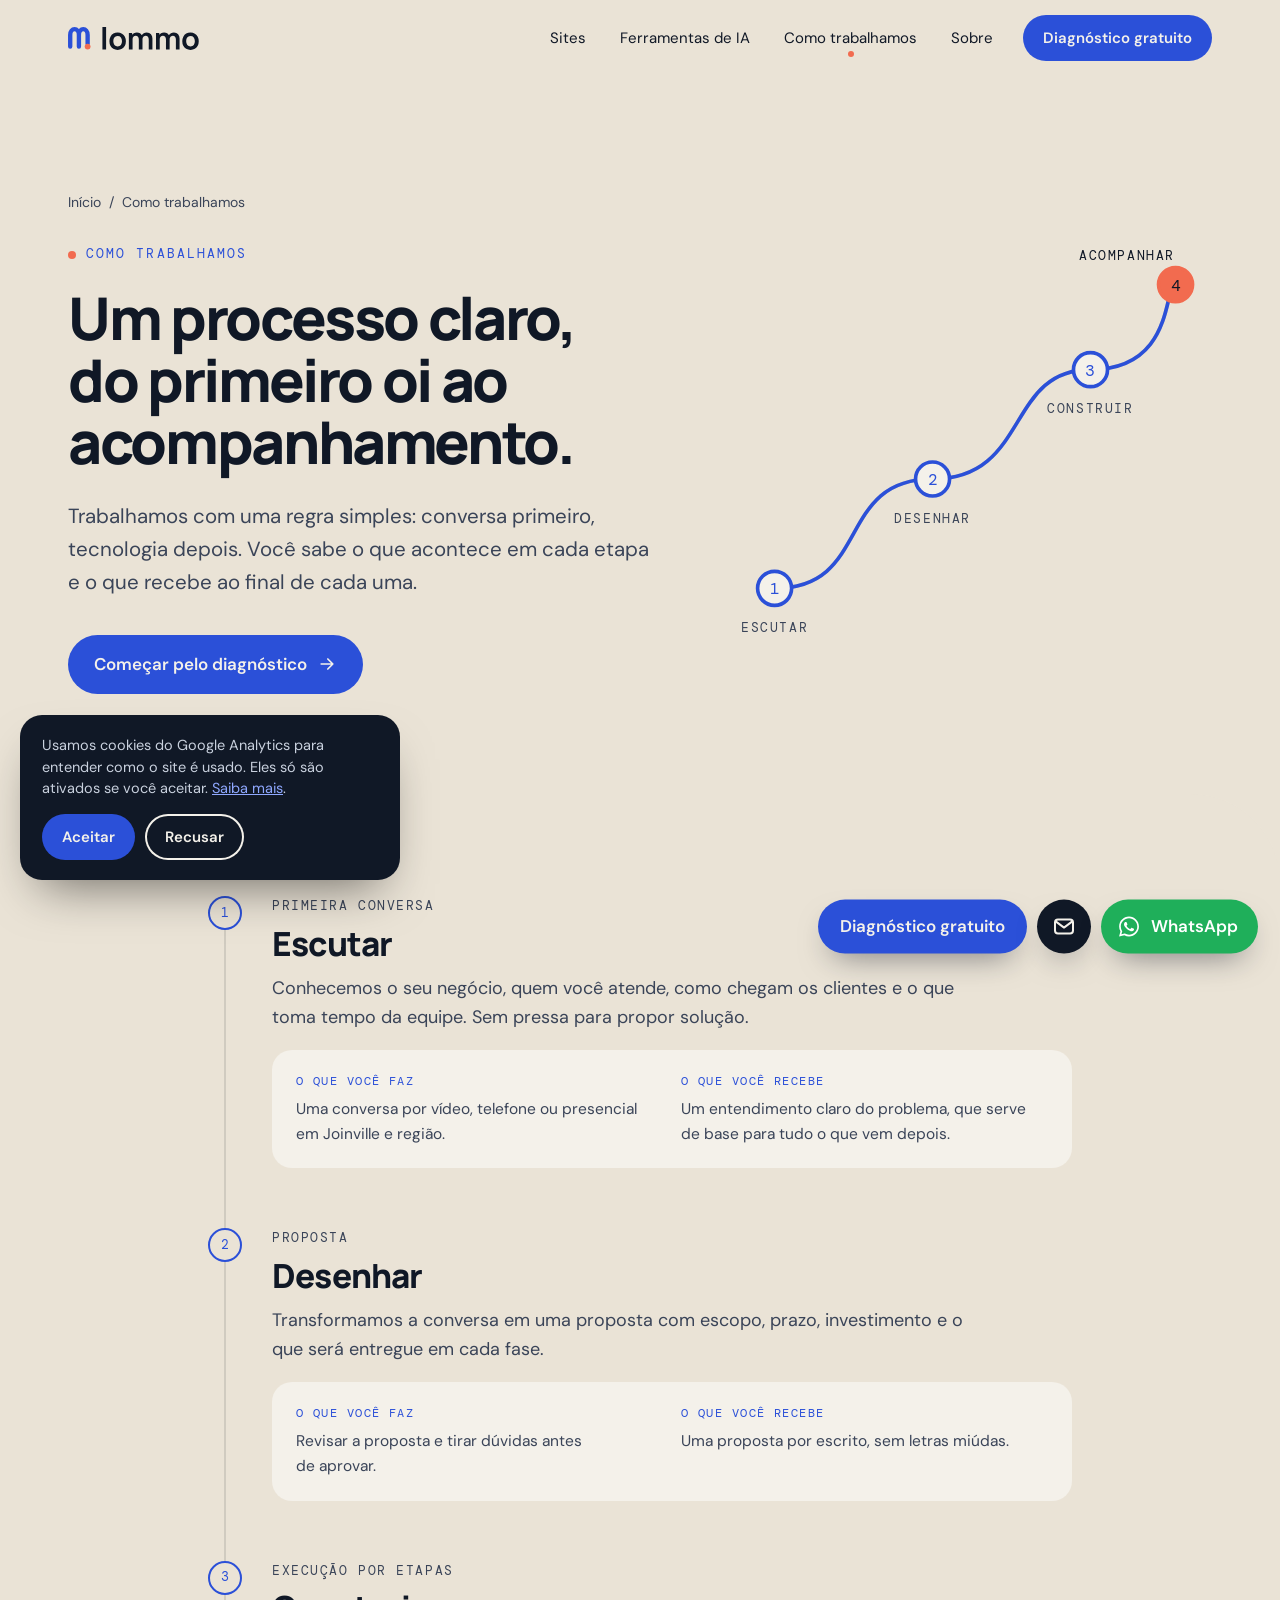
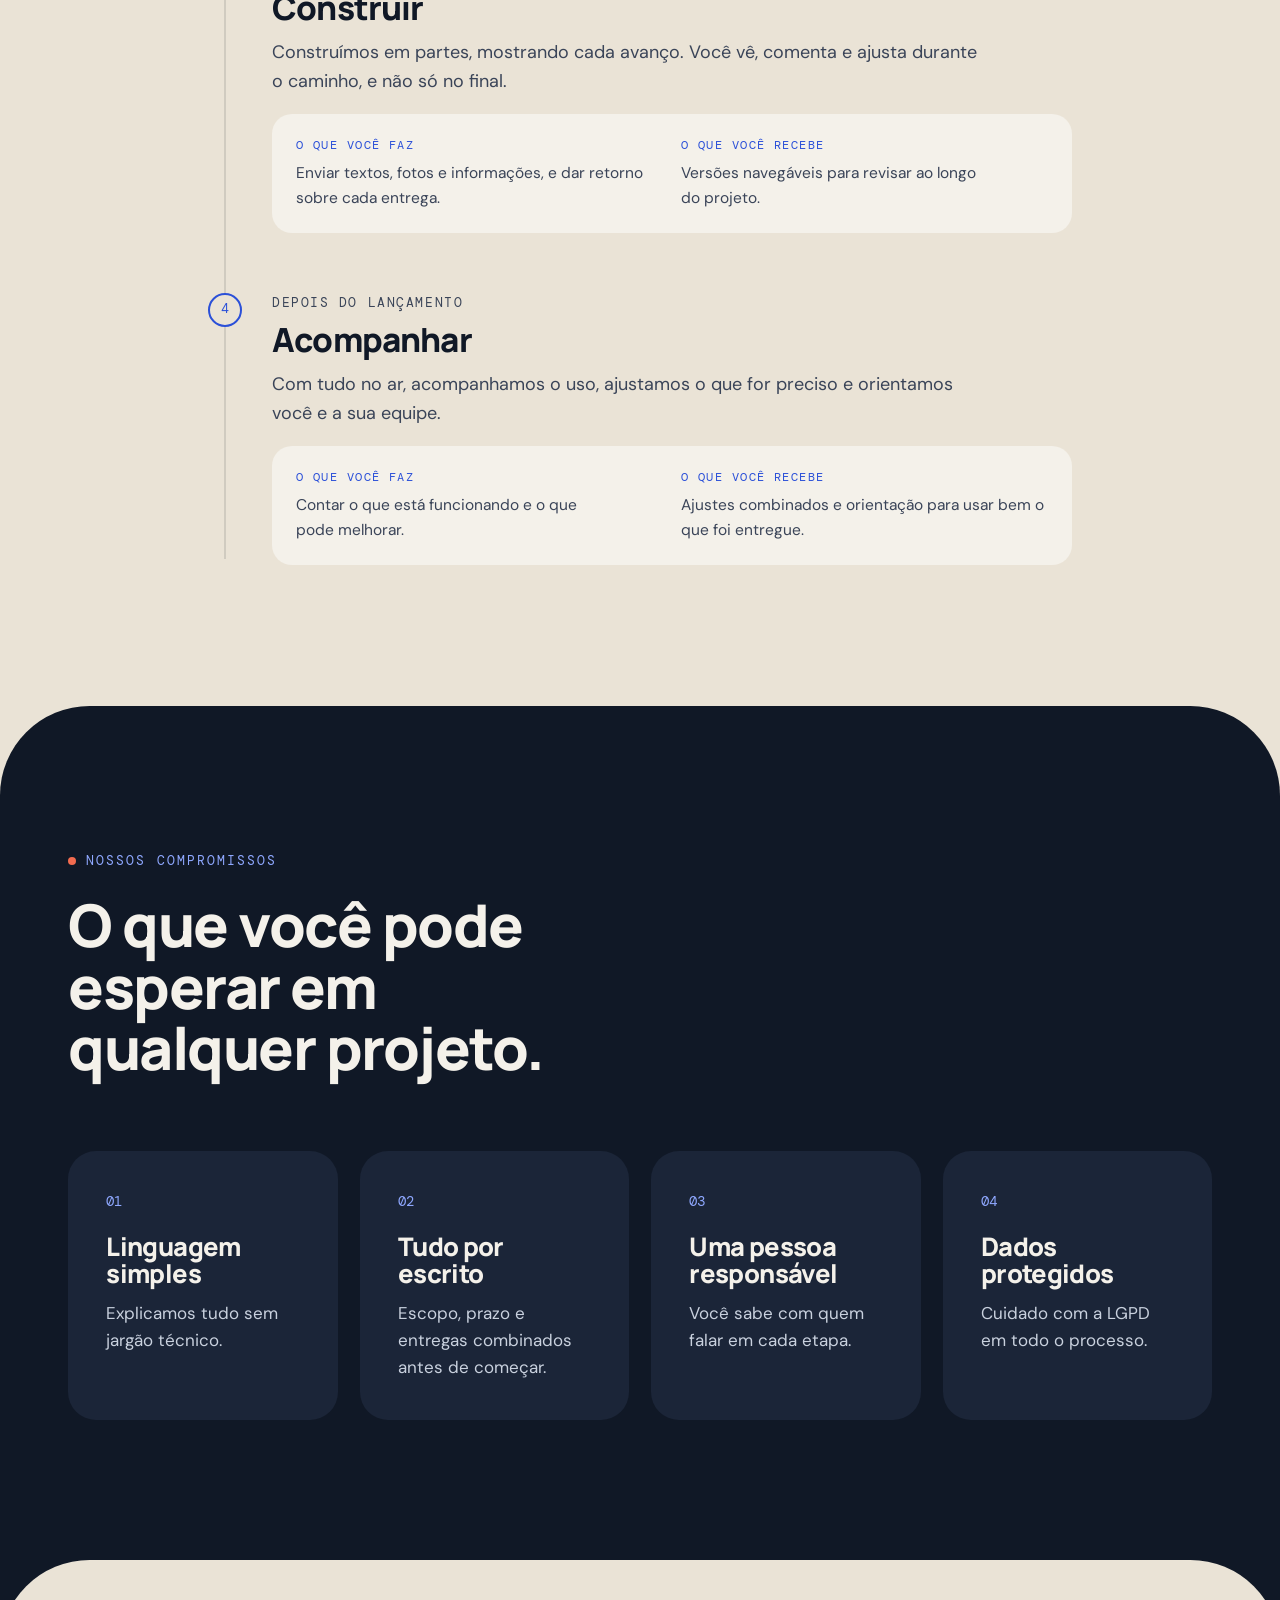
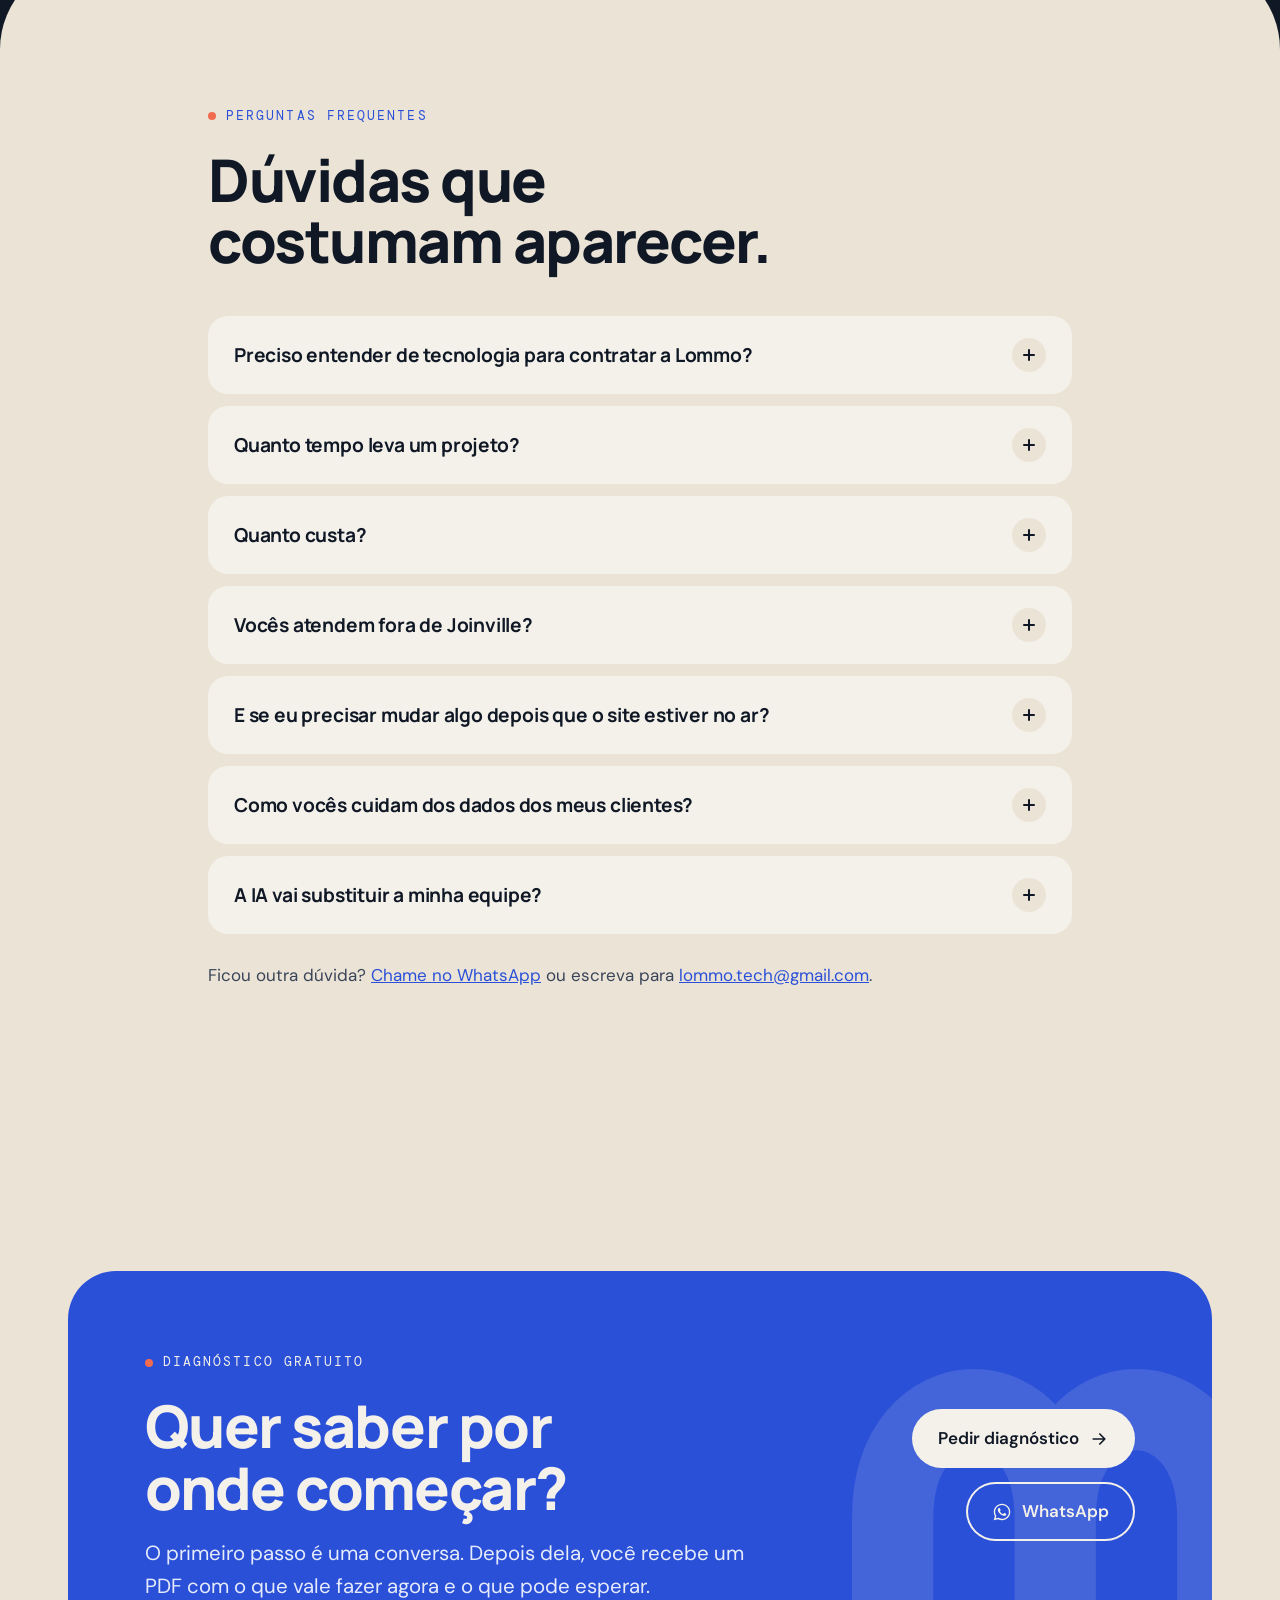
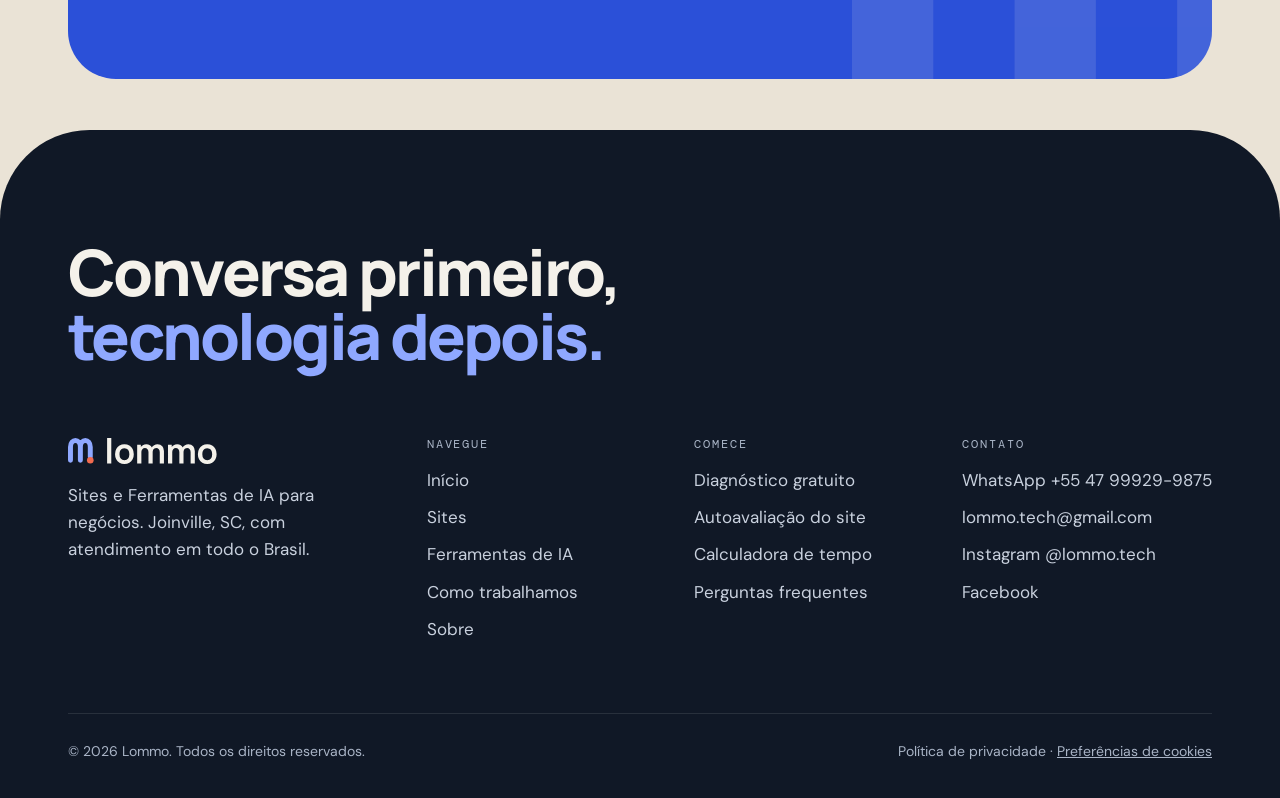
<file: como-trabalhamos/index.html>
<!DOCTYPE html><html lang="pt-BR"><head>
<script>
  window.dataLayer = window.dataLayer || [];
  function gtag(){dataLayer.push(arguments);}
  gtag('consent', 'default', {analytics_storage: 'denied', ad_storage: 'denied', ad_user_data: 'denied', ad_personalization: 'denied', wait_for_update: 500});
  try { if (localStorage.getItem('lommo_cookies') === 'aceito') gtag('consent', 'update', {analytics_storage: 'granted'}); } catch (e) {}
</script>
<script async src="https://www.googletagmanager.com/gtm.js?id=GTM-NJ5GCXKQ"></script>
<script>
  window.dataLayer = window.dataLayer || [];
  function gtag(){dataLayer.push(arguments);}
  gtag('js', new Date());
</script>
<meta charset="utf-8"><meta name="viewport" content="width=device-width,initial-scale=1,viewport-fit=cover">
<title>Como trabalhamos | Lommo</title><meta name="description" content="Conheça as quatro etapas de um projeto com a Lommo: escutar, desenhar, construir e acompanhar. Veja também as perguntas frequentes."><link rel="canonical" href="https://lommo.com.br/como-trabalhamos/">
<meta name="theme-color" content="#EAE3D6"><meta name="color-scheme" content="light">
<meta property="og:type" content="website"><meta property="og:site_name" content="Lommo"><meta property="og:title" content="Como trabalhamos | Lommo"><meta property="og:description" content="Conheça as quatro etapas de um projeto com a Lommo: escutar, desenhar, construir e acompanhar. Veja também as perguntas frequentes."><meta property="og:url" content="https://lommo.com.br/como-trabalhamos/"><meta property="og:image" content="https://lommo.com.br/assets/og.png"><meta property="og:image:width" content="1200"><meta property="og:image:height" content="630"><meta property="og:locale" content="pt_BR">
<meta name="twitter:card" content="summary_large_image">
<link rel="icon" href="/assets/favicon.svg" type="image/svg+xml">
<link rel="preload" href="/assets/fonts/manrope.woff2" as="font" type="font/woff2" crossorigin><link rel="preload" href="/assets/fonts/dmsans.woff2" as="font" type="font/woff2" crossorigin>
<link rel="stylesheet" href="/assets/site.css?v=07caa34d">
<script type="application/ld+json">{"@context": "https://schema.org", "@graph": [{"@type": "ProfessionalService", "@id": "https://lommo.com.br/#lommo", "name": "Lommo", "url": "https://lommo.com.br/", "description": "Sites e Ferramentas de IA para negócios.", "slogan": "Conversa primeiro, tecnologia depois.", "email": "lommo.tech@gmail.com", "telephone": "+55-47-99929-9875", "image": "https://lommo.com.br/assets/og.png", "logo": "https://lommo.com.br/assets/favicon.svg", "address": {"@type": "PostalAddress", "addressLocality": "Joinville", "addressRegion": "SC", "addressCountry": "BR"}, "areaServed": {"@type": "Country", "name": "Brasil"}, "founder": {"@type": "Person", "name": "Felipe Augusto Allage", "jobTitle": "Fundador e COO"}, "sameAs": ["https://instagram.com/lommo.tech", "https://www.facebook.com/lommo.tech"]}, {"@type": "WebSite", "@id": "https://lommo.com.br/#site", "url": "https://lommo.com.br/", "name": "Lommo", "inLanguage": "pt-BR", "publisher": {"@id": "https://lommo.com.br/#lommo"}}]}</script><script type="application/ld+json">{"@context": "https://schema.org", "@type": "FAQPage", "mainEntity": [{"@type": "Question", "name": "Preciso entender de tecnologia para contratar a Lommo?", "acceptedAnswer": {"@type": "Answer", "text": "Não. Você explica como o seu negócio funciona e o que gostaria de melhorar. Nós traduzimos isso em um site ou em uma ferramenta, sempre em linguagem simples."}}, {"@type": "Question", "name": "Quanto tempo leva um projeto?", "acceptedAnswer": {"@type": "Answer", "text": "Depende do tamanho e do que será construído. O prazo é definido na etapa Desenhar, por escrito, antes de começar."}}, {"@type": "Question", "name": "Quanto custa?", "acceptedAnswer": {"@type": "Answer", "text": "Cada projeto é orçado a partir da conversa inicial, porque o escopo muda de um negócio para outro. O diagnóstico é gratuito e não obriga a contratar nada."}}, {"@type": "Question", "name": "Vocês atendem fora de Joinville?", "acceptedAnswer": {"@type": "Answer", "text": "Sim. Atendemos todo o Brasil à distância, por videochamada, WhatsApp e e-mail. Em Joinville e região, também podemos nos encontrar pessoalmente quando for necessário."}}, {"@type": "Question", "name": "E se eu precisar mudar algo depois que o site estiver no ar?", "acceptedAnswer": {"@type": "Answer", "text": "A etapa Acompanhar existe para isso. Combinamos desde o início como funcionam os ajustes depois do lançamento."}}, {"@type": "Question", "name": "Como vocês cuidam dos dados dos meus clientes?", "acceptedAnswer": {"@type": "Answer", "text": "Com atenção à LGPD desde o começo. Definimos juntos quais dados a ferramenta usa, onde ficam guardados e quem tem acesso."}}, {"@type": "Question", "name": "A IA vai substituir a minha equipe?", "acceptedAnswer": {"@type": "Answer", "text": "A proposta é tirar da rotina o trabalho repetitivo para que a equipe tenha mais tempo para o que exige atenção, julgamento e relacionamento."}}]}</script>
</head><body class=""><a class="skip" href="#conteudo">Pular para o conteúdo</a>
<header class="hd"><div class="wrap"><a class="logo" href="/" aria-label="Lommo, página inicial"><svg class="lg " viewBox="16.275 16.275 272.69 46.5" role="img" aria-label="Lommo"><g transform="translate(6.775 6.775)"><path class="p" d="M14 50 V26 C14 10 32 10 32 26 V50 M32 26 C32 10 50 10 50 26 V44"/><circle class="c" cx="50" cy="50" r="6"/></g><path class="w" transform="translate(82.305 62.775)" d="M5.061224489795918 0.0V-46.5H12.674028669084821V0.0ZM36.51459238480548 0.9489795918367346Q31.374288193060426 0.9489795918367346 27.552017647879463 -1.3602040816326528Q23.7297471026985 -3.6693877551020404 21.623547020737007 -7.736820049675143Q19.51734693877551 -11.804252344248246 19.51734693877551 -17.092178157884245Q19.51734693877551 -22.443369277642695 21.668359624123084 -26.505528819804287Q23.819372309470662 -30.567688361965878 27.64427923085738 -32.83996662996253Q31.4691861522441 -35.11224489795918 36.51459238480548 -35.11224489795918Q41.660169328962056 -35.11224489795918 45.49561982446787 -32.80569760069555Q49.33107031997369 -30.499150303431918 51.44781397605429 -26.436990761270327Q53.564557632134886 -22.374831219108735 53.564557632134886 -17.092178157884245Q53.564557632134886 -11.762074186363998 51.43199764952368 -7.697278267996651Q49.29943766691247 -3.6324823496293046 45.46135079520089 -1.341751378896285Q41.62326392348932 0.9489795918367346 36.51459238480548 0.9489795918367346ZM36.51459238480548 -6.189346375757334Q41.043380861866225 -6.189346375757334 43.27086969492386 -9.236655535016741Q45.4983585279815 -12.283964694276147 45.4983585279815 -17.092178157884245Q45.4983585279815 -22.053282134386958 43.241873418068394 -25.013600532376035Q40.985388308155294 -27.973918930365112 36.51459238480548 -27.973918930365112Q33.44619414660396 -27.973918930365112 31.471768468740038 -26.59261225486288Q29.497342790876115 -25.211305579360648 28.540444416902503 -22.76502262037627Q27.583546042928887 -20.3187396613919 27.583546042928887 -17.092178157884245Q27.583546042928887 -12.109987033143334 29.850576657665016 -9.149666704450334Q32.117607272401145 -6.189346375757334 36.51459238480548 -6.189346375757334ZM100.7816210688377 0.0 100.79216657366071 -20.74054440868144Q100.79216657366071 -24.27287535375478 99.0444441503408 -26.249927754304842Q97.29672172702088 -28.226980154854907 94.33905128946108 -28.226980154854907Q92.49908079809072 -28.226980154854907 91.04659968784877 -27.37553296770368Q89.59411857760682 -26.524085780552454 88.7400234300263 -24.908170583296794Q87.88592828244579 -23.292255386041134 87.88592828244579 -21.02521125637755L84.49071592992665 -23.028563705755737Q84.4643521678691 -26.581970214843746 86.09342993911432 -29.286563982282363Q87.72250771035954 -31.99115774972098 90.4982701204261 -33.49898152254065Q93.27403253049266 -35.00680529536033 96.69035906110491 -35.00680529536033Q102.37367180026307 -35.00680529536033 105.38932127660634 -31.614211942711655Q108.40497075294961 -28.221618590062977 108.40497075294961 -22.670093769929846L108.3944252481266 0.0ZM59.70136183135364 0.0V-34.16326530612245H66.43901267538266V-23.566415342992663H67.36688581194196V0.0ZM80.27312410315689 0.0 80.2836696079799 -20.666725874920278Q80.2836696079799 -24.22542058205118 78.54385631327726 -26.226200368453043Q76.80404301857462 -28.226980154854907 73.80946331413425 -28.226980154854907Q70.90450495505819 -28.226980154854907 69.13569538350006 -26.23146925945671Q67.36688581194196 -24.23595836405851 67.36688581194196 -21.02521125637755L63.97167345942283 -23.302731385522957Q63.97167345942283 -26.64524710518973 65.61656755719866 -29.289208081303805Q67.26146165497448 -31.933169057417885 70.0556748370735 -33.46998717638911Q72.84988801917251 -35.00680529536033 76.34002149932238 -35.00680529536033Q80.16754935128348 -35.00680529536033 82.73770144715601 -33.38036969243264Q85.30785354302853 -31.75393408950494 86.59689091273717 -28.95445008569834Q87.88592828244579 -26.15496608189174 87.88592828244579 -22.638457255460775L87.87538277762276 0.0ZM156.89794759944994 0.0 156.90849310427296 -20.74054440868144Q156.90849310427296 -24.27287535375478 155.16077068095305 -26.249927754304842Q153.41304825763314 -28.226980154854907 150.45537782007335 -28.226980154854907Q148.61540732870296 -28.226980154854907 147.162926218461 -27.37553296770368Q145.71044510821906 -26.524085780552454 144.85634996063857 -24.908170583296794Q144.00225481305804 -23.292255386041134 144.00225481305804 -21.02521125637755L140.6070424605389 -23.028563705755737Q140.58067869848134 -26.581970214843746 142.20975646972656 -29.286563982282363Q143.83883424097178 -31.99115774972098 146.61459665103834 -33.49898152254065Q149.3903590611049 -35.00680529536033 152.80668559171716 -35.00680529536033Q158.48999833087532 -35.00680529536033 161.5056478072186 -31.614211942711655Q164.52129728356186 -28.221618590062977 164.52129728356186 -22.670093769929846L164.51075177873884 0.0ZM115.81768836196588 0.0V-34.16326530612245H122.5553392059949V-23.566415342992663H123.48321234255421V0.0ZM136.38945063376914 0.0 136.39999613859214 -20.666725874920278Q136.39999613859214 -24.22542058205118 134.66018284388952 -26.226200368453043Q132.92036954918686 -28.226980154854907 129.9257898447465 -28.226980154854907Q127.02083148567044 -28.226980154854907 125.25202191411233 -26.23146925945671Q123.48321234255421 -24.23595836405851 123.48321234255421 -21.02521125637755L120.08799999003507 -23.302731385522957Q120.08799999003507 -26.64524710518973 121.7328940878109 -29.289208081303805Q123.37778818558674 -31.933169057417885 126.17200136768574 -33.46998717638911Q128.96621454978475 -35.00680529536033 132.45634802993465 -35.00680529536033Q136.28387588189574 -35.00680529536033 138.85402797776828 -33.38036969243264Q141.4241800736408 -31.75393408950494 142.71321744334944 -28.95445008569834Q144.00225481305804 -26.15496608189174 144.00225481305804 -22.638457255460775L143.99170930823502 0.0ZM187.08602095623405 0.9489795918367346Q181.945716764489 0.9489795918367346 178.12344621930805 -1.3602040816326528Q174.30117567412708 -3.6693877551020404 172.19497559216558 -7.736820049675143Q170.08877551020407 -11.804252344248246 170.08877551020407 -17.092178157884245Q170.08877551020407 -22.443369277642695 172.23978819555165 -26.505528819804287Q174.39080088089923 -30.567688361965878 178.21570780228595 -32.83996662996253Q182.04061472367266 -35.11224489795918 187.08602095623405 -35.11224489795918Q192.23159790039062 -35.11224489795918 196.06704839589645 -32.80569760069555Q199.90249889140227 -30.499150303431918 202.01924254748286 -26.436990761270327Q204.13598620356345 -22.374831219108735 204.13598620356345 -17.092178157884245Q204.13598620356345 -11.762074186363998 202.00342622095224 -7.697278267996651Q199.87086623834102 -3.6324823496293046 196.03277936662946 -1.341751378896285Q192.1946924949179 0.9489795918367346 187.08602095623405 0.9489795918367346ZM187.08602095623405 -6.189346375757334Q191.6148094332948 -6.189346375757334 193.84229826635243 -9.236655535016741Q196.06978709941006 -12.283964694276147 196.06978709941006 -17.092178157884245Q196.06978709941006 -22.053282134386958 193.81330198949695 -25.013600532376035Q191.55681687958386 -27.973918930365112 187.08602095623405 -27.973918930365112Q184.01762271803253 -27.973918930365112 182.0431970401686 -26.59261225486288Q180.0687713623047 -25.211305579360648 179.11187298833107 -22.76502262037627Q178.15497461435746 -20.3187396613919 178.15497461435746 -17.092178157884245Q178.15497461435746 -12.109987033143334 180.4220052290936 -9.149666704450334Q182.6890358438297 -6.189346375757334 187.08602095623405 -6.189346375757334Z"/></svg></a>
<nav class="nav" aria-label="Principal"><a class="l" href="/sites/">Sites</a><a class="l" href="/ferramentas-de-ia/">Ferramentas de IA</a><a class="l" href="/como-trabalhamos/" aria-current=page>Como trabalhamos</a><a class="l" href="/sobre/">Sobre</a><a class="btn sm" href="/diagnostico/">Diagnóstico gratuito</a></nav>
<button class="menu-bt" type="button" aria-expanded="false" aria-controls="mnav" aria-label="Abrir menu"><span></span></button></div></header>
<nav class="mnav" id="mnav" aria-label="Menu"><a href="/">Início</a><a href="/sites/">Sites</a><a href="/ferramentas-de-ia/">Ferramentas de IA</a><a href="/como-trabalhamos/" aria-current=page>Como trabalhamos</a><a href="/sobre/">Sobre</a><a class="btn" href="/diagnostico/">Diagnóstico gratuito <svg class="ico ar" viewBox="0 0 24 24" fill="none" stroke="currentColor" stroke-width="2" stroke-linecap="round" stroke-linejoin="round" aria-hidden="true"><path d="M5 12h14M13 6l6 6-6 6"/></svg></a>
<div class="mc"><a href="https://wa.me/5547999299875?text=Ol%C3%A1%21%20Vim%20pelo%20site%20da%20Lommo." style="font:inherit;font-size:15px;padding:0">WhatsApp +55 47 99929-9875</a><a href="mailto:lommo.tech@gmail.com" style="font:inherit;font-size:15px;padding:0">lommo.tech@gmail.com</a></div></nav><main id="conteudo"><section class="phero  has-art"><div class="wrap"><div class="ptxt">
<p class="crumbs"><a href="/">Início</a><span aria-hidden="true">/</span><span>Como trabalhamos</span></p>
<p class="k fx">Como trabalhamos</p><h1 class="fx" style="animation-delay:.08s">Um processo claro, do primeiro oi ao acompanhamento.</h1><p class="lead fx" style="animation-delay:.16s">Trabalhamos com uma regra simples: conversa primeiro, tecnologia depois. Você sabe o que acontece em cada etapa e o que recebe ao final de cada uma.</p>
<div class="btns fx" style="animation-delay:.24s"><a class="btn" href="/diagnostico/">Começar pelo diagnóstico <svg class="ico ar" viewBox="0 0 24 24" fill="none" stroke="currentColor" stroke-width="2" stroke-linecap="round" stroke-linejoin="round" aria-hidden="true"><path d="M5 12h14M13 6l6 6-6 6"/></svg></a></div></div><div class="part fx" style="animation-delay:.3s" aria-hidden="true"><div class="art-como"><svg viewBox="0 0 400 340">
<path class="tr" d="M40 290 C120 290 90 200 170 200 S 230 110 300 110 S 360 40 370 40"/>
<path class="trd" pathLength="1" d="M40 290 C120 290 90 200 170 200 S 230 110 300 110 S 360 40 370 40"/>
<g class="st" style="--d:.6s"><circle cx="40" cy="290" r="14"/><text x="40" y="295">1</text><text class="lb" x="40" y="326">ESCUTAR</text></g>
<g class="st" style="--d:1s"><circle cx="170" cy="200" r="14"/><text x="170" y="205">2</text><text class="lb" x="170" y="236">DESENHAR</text></g>
<g class="st" style="--d:1.4s"><circle cx="300" cy="110" r="14"/><text x="300" y="115">3</text><text class="lb" x="300" y="146">CONSTRUIR</text></g>
<g class="st end" style="--d:1.8s"><circle cx="370" cy="40" r="14"/><text x="370" y="45">4</text><text class="lb" x="330" y="20">ACOMPANHAR</text></g></svg></div></div></div></section>
<section class="sec arch" style="padding-top:clamp(70px,8vw,110px)"><div class="wrap" style="max-width:920px"><div class="tl"><span class="fill" aria-hidden="true"></span><div class="it rv"><span class="dotn">1</span><span class="when">Primeira conversa</span><h3>Escutar</h3><p class="lead" style="font-size:18px">Conhecemos o seu negócio, quem você atende, como chegam os clientes e o que toma tempo da equipe. Sem pressa para propor solução.</p>
<div class="box"><div><b>O que você faz</b><p>Uma conversa por vídeo, telefone ou presencial em Joinville e região.</p></div><div><b>O que você recebe</b><p>Um entendimento claro do problema, que serve de base para tudo o que vem depois.</p></div></div></div><div class="it rv"><span class="dotn">2</span><span class="when">Proposta</span><h3>Desenhar</h3><p class="lead" style="font-size:18px">Transformamos a conversa em uma proposta com escopo, prazo, investimento e o que será entregue em cada fase.</p>
<div class="box"><div><b>O que você faz</b><p>Revisar a proposta e tirar dúvidas antes de aprovar.</p></div><div><b>O que você recebe</b><p>Uma proposta por escrito, sem letras miúdas.</p></div></div></div><div class="it rv"><span class="dotn">3</span><span class="when">Execução por etapas</span><h3>Construir</h3><p class="lead" style="font-size:18px">Construímos em partes, mostrando cada avanço. Você vê, comenta e ajusta durante o caminho, e não só no final.</p>
<div class="box"><div><b>O que você faz</b><p>Enviar textos, fotos e informações, e dar retorno sobre cada entrega.</p></div><div><b>O que você recebe</b><p>Versões navegáveis para revisar ao longo do projeto.</p></div></div></div><div class="it rv"><span class="dotn">4</span><span class="when">Depois do lançamento</span><h3>Acompanhar</h3><p class="lead" style="font-size:18px">Com tudo no ar, acompanhamos o uso, ajustamos o que for preciso e orientamos você e a sua equipe.</p>
<div class="box"><div><b>O que você faz</b><p>Contar o que está funcionando e o que pode melhorar.</p></div><div><b>O que você recebe</b><p>Ajustes combinados e orientação para usar bem o que foi entregue.</p></div></div></div></div></div></section>

<section class="sec dark arch"><div class="wrap">
<div class="hgrid"><div><p class="k rv">Nossos compromissos</p><h2 class="h2 rv d1">O que você pode esperar em qualquer projeto.</h2></div><p class="lead rv d2">Combinados que valem do diagnóstico ao acompanhamento.</p></div>
<div class="cards c4">
<div class="card rv"><span class="n">01</span><h3>Linguagem simples</h3><p>Explicamos tudo sem jargão técnico.</p></div>
<div class="card rv d1"><span class="n">02</span><h3>Tudo por escrito</h3><p>Escopo, prazo e entregas combinados antes de começar.</p></div>
<div class="card rv d2"><span class="n">03</span><h3>Uma pessoa responsável</h3><p>Você sabe com quem falar em cada etapa.</p></div>
<div class="card rv d3"><span class="n">04</span><h3>Dados protegidos</h3><p>Cuidado com a LGPD em todo o processo.</p></div>
</div></div></section>

<section class="sec arch" id="perguntas"><div class="wrap" style="max-width:920px">
<p class="k rv">Perguntas frequentes</p><h2 class="h2 rv d1" style="margin-bottom:44px">Dúvidas que costumam aparecer.</h2>
<div class="faq"><details class="rv"><summary>Preciso entender de tecnologia para contratar a Lommo?<span class="pm" aria-hidden="true"></span></summary><div class="ans"><p>Não. Você explica como o seu negócio funciona e o que gostaria de melhorar. Nós traduzimos isso em um site ou em uma ferramenta, sempre em linguagem simples.</p></div></details><details class="rv"><summary>Quanto tempo leva um projeto?<span class="pm" aria-hidden="true"></span></summary><div class="ans"><p>Depende do tamanho e do que será construído. O prazo é definido na etapa Desenhar, por escrito, antes de começar.</p></div></details><details class="rv"><summary>Quanto custa?<span class="pm" aria-hidden="true"></span></summary><div class="ans"><p>Cada projeto é orçado a partir da conversa inicial, porque o escopo muda de um negócio para outro. O diagnóstico é gratuito e não obriga a contratar nada.</p></div></details><details class="rv"><summary>Vocês atendem fora de Joinville?<span class="pm" aria-hidden="true"></span></summary><div class="ans"><p>Sim. Atendemos todo o Brasil à distância, por videochamada, WhatsApp e e-mail. Em Joinville e região, também podemos nos encontrar pessoalmente quando for necessário.</p></div></details><details class="rv"><summary>E se eu precisar mudar algo depois que o site estiver no ar?<span class="pm" aria-hidden="true"></span></summary><div class="ans"><p>A etapa Acompanhar existe para isso. Combinamos desde o início como funcionam os ajustes depois do lançamento.</p></div></details><details class="rv"><summary>Como vocês cuidam dos dados dos meus clientes?<span class="pm" aria-hidden="true"></span></summary><div class="ans"><p>Com atenção à LGPD desde o começo. Definimos juntos quais dados a ferramenta usa, onde ficam guardados e quem tem acesso.</p></div></details><details class="rv"><summary>A IA vai substituir a minha equipe?<span class="pm" aria-hidden="true"></span></summary><div class="ans"><p>A proposta é tirar da rotina o trabalho repetitivo para que a equipe tenha mais tempo para o que exige atenção, julgamento e relacionamento.</p></div></details></div>
<p class="rv" style="margin-top:28px;color:var(--graf)">Ficou outra dúvida? <a href="https://wa.me/5547999299875?text=Ol%C3%A1%21%20Vim%20pelo%20site%20da%20Lommo." style="color:var(--cob)">Chame no WhatsApp</a> ou escreva para <a href="mailto:lommo.tech@gmail.com" style="color:var(--cob)">lommo.tech@gmail.com</a>.</p>
</div></section>
<section class="sec arch"><div class="wrap"><div class="cta-band rv">
<svg class="bgsym" viewBox="9.5 9.5 46.5 46.5" aria-hidden="true"><path d="M14 50 V26 C14 10 32 10 32 26 V50 M32 26 C32 10 50 10 50 26 V44" fill="none" stroke-width="9" stroke-linecap="round"/></svg>
<div><p class="k">Diagnóstico gratuito</p><h2>Quer saber por onde começar?</h2><p class="lead">O primeiro passo é uma conversa. Depois dela, você recebe um PDF com o que vale fazer agora e o que pode esperar.</p></div>
<div class="btns"><a class="btn light" href="/diagnostico/">Pedir diagnóstico <svg class="ico ar" viewBox="0 0 24 24" fill="none" stroke="currentColor" stroke-width="2" stroke-linecap="round" stroke-linejoin="round" aria-hidden="true"><path d="M5 12h14M13 6l6 6-6 6"/></svg></a><a class="btn ghost" href="https://wa.me/5547999299875?text=Ol%C3%A1%21%20Vim%20pelo%20site%20da%20Lommo."><svg class="ico" viewBox="0 0 24 24" fill="currentColor" aria-hidden="true"><path d="M12.04 2C6.58 2 2.13 6.45 2.13 11.91c0 1.75.46 3.45 1.32 4.95L2.05 22l5.25-1.38c1.45.79 3.08 1.21 4.74 1.21 5.46 0 9.91-4.45 9.91-9.91C21.95 6.45 17.5 2 12.04 2Zm0 18.15c-1.48 0-2.93-.4-4.2-1.15l-.3-.18-3.12.82.83-3.04-.2-.31a8.23 8.23 0 0 1-1.26-4.38c0-4.54 3.7-8.24 8.25-8.24 4.54 0 8.24 3.7 8.24 8.24 0 4.55-3.7 8.24-8.24 8.24Zm4.52-6.16c-.25-.12-1.47-.72-1.69-.81-.23-.08-.39-.12-.56.12-.16.25-.64.81-.79.97-.14.17-.29.19-.54.06-.25-.12-1.05-.38-1.99-1.22-.74-.66-1.23-1.47-1.38-1.72-.14-.25-.02-.38.11-.51.11-.11.25-.29.37-.43.13-.15.17-.25.25-.42.08-.16.04-.31-.02-.43-.06-.12-.56-1.34-.76-1.84-.2-.48-.41-.42-.56-.43h-.48c-.17 0-.43.06-.66.31-.22.25-.86.85-.86 2.07 0 1.22.89 2.4 1.01 2.56.12.17 1.75 2.67 4.23 3.74.59.26 1.05.41 1.41.52.59.19 1.13.16 1.56.1.48-.07 1.47-.6 1.67-1.18.21-.58.21-1.07.14-1.18-.06-.1-.22-.16-.47-.28Z"/></svg> WhatsApp</a></div>
</div></div></section></main><footer class="ft arch"><div class="wrap">
<p class="big">Conversa primeiro, <em>tecnologia depois.</em></p>
<div class="cols">
<div><svg class="lg neg" viewBox="16.275 16.275 272.69 46.5" role="img" aria-label="Lommo"><g transform="translate(6.775 6.775)"><path class="p" d="M14 50 V26 C14 10 32 10 32 26 V50 M32 26 C32 10 50 10 50 26 V44"/><circle class="c" cx="50" cy="50" r="6"/></g><path class="w" transform="translate(82.305 62.775)" d="M5.061224489795918 0.0V-46.5H12.674028669084821V0.0ZM36.51459238480548 0.9489795918367346Q31.374288193060426 0.9489795918367346 27.552017647879463 -1.3602040816326528Q23.7297471026985 -3.6693877551020404 21.623547020737007 -7.736820049675143Q19.51734693877551 -11.804252344248246 19.51734693877551 -17.092178157884245Q19.51734693877551 -22.443369277642695 21.668359624123084 -26.505528819804287Q23.819372309470662 -30.567688361965878 27.64427923085738 -32.83996662996253Q31.4691861522441 -35.11224489795918 36.51459238480548 -35.11224489795918Q41.660169328962056 -35.11224489795918 45.49561982446787 -32.80569760069555Q49.33107031997369 -30.499150303431918 51.44781397605429 -26.436990761270327Q53.564557632134886 -22.374831219108735 53.564557632134886 -17.092178157884245Q53.564557632134886 -11.762074186363998 51.43199764952368 -7.697278267996651Q49.29943766691247 -3.6324823496293046 45.46135079520089 -1.341751378896285Q41.62326392348932 0.9489795918367346 36.51459238480548 0.9489795918367346ZM36.51459238480548 -6.189346375757334Q41.043380861866225 -6.189346375757334 43.27086969492386 -9.236655535016741Q45.4983585279815 -12.283964694276147 45.4983585279815 -17.092178157884245Q45.4983585279815 -22.053282134386958 43.241873418068394 -25.013600532376035Q40.985388308155294 -27.973918930365112 36.51459238480548 -27.973918930365112Q33.44619414660396 -27.973918930365112 31.471768468740038 -26.59261225486288Q29.497342790876115 -25.211305579360648 28.540444416902503 -22.76502262037627Q27.583546042928887 -20.3187396613919 27.583546042928887 -17.092178157884245Q27.583546042928887 -12.109987033143334 29.850576657665016 -9.149666704450334Q32.117607272401145 -6.189346375757334 36.51459238480548 -6.189346375757334ZM100.7816210688377 0.0 100.79216657366071 -20.74054440868144Q100.79216657366071 -24.27287535375478 99.0444441503408 -26.249927754304842Q97.29672172702088 -28.226980154854907 94.33905128946108 -28.226980154854907Q92.49908079809072 -28.226980154854907 91.04659968784877 -27.37553296770368Q89.59411857760682 -26.524085780552454 88.7400234300263 -24.908170583296794Q87.88592828244579 -23.292255386041134 87.88592828244579 -21.02521125637755L84.49071592992665 -23.028563705755737Q84.4643521678691 -26.581970214843746 86.09342993911432 -29.286563982282363Q87.72250771035954 -31.99115774972098 90.4982701204261 -33.49898152254065Q93.27403253049266 -35.00680529536033 96.69035906110491 -35.00680529536033Q102.37367180026307 -35.00680529536033 105.38932127660634 -31.614211942711655Q108.40497075294961 -28.221618590062977 108.40497075294961 -22.670093769929846L108.3944252481266 0.0ZM59.70136183135364 0.0V-34.16326530612245H66.43901267538266V-23.566415342992663H67.36688581194196V0.0ZM80.27312410315689 0.0 80.2836696079799 -20.666725874920278Q80.2836696079799 -24.22542058205118 78.54385631327726 -26.226200368453043Q76.80404301857462 -28.226980154854907 73.80946331413425 -28.226980154854907Q70.90450495505819 -28.226980154854907 69.13569538350006 -26.23146925945671Q67.36688581194196 -24.23595836405851 67.36688581194196 -21.02521125637755L63.97167345942283 -23.302731385522957Q63.97167345942283 -26.64524710518973 65.61656755719866 -29.289208081303805Q67.26146165497448 -31.933169057417885 70.0556748370735 -33.46998717638911Q72.84988801917251 -35.00680529536033 76.34002149932238 -35.00680529536033Q80.16754935128348 -35.00680529536033 82.73770144715601 -33.38036969243264Q85.30785354302853 -31.75393408950494 86.59689091273717 -28.95445008569834Q87.88592828244579 -26.15496608189174 87.88592828244579 -22.638457255460775L87.87538277762276 0.0ZM156.89794759944994 0.0 156.90849310427296 -20.74054440868144Q156.90849310427296 -24.27287535375478 155.16077068095305 -26.249927754304842Q153.41304825763314 -28.226980154854907 150.45537782007335 -28.226980154854907Q148.61540732870296 -28.226980154854907 147.162926218461 -27.37553296770368Q145.71044510821906 -26.524085780552454 144.85634996063857 -24.908170583296794Q144.00225481305804 -23.292255386041134 144.00225481305804 -21.02521125637755L140.6070424605389 -23.028563705755737Q140.58067869848134 -26.581970214843746 142.20975646972656 -29.286563982282363Q143.83883424097178 -31.99115774972098 146.61459665103834 -33.49898152254065Q149.3903590611049 -35.00680529536033 152.80668559171716 -35.00680529536033Q158.48999833087532 -35.00680529536033 161.5056478072186 -31.614211942711655Q164.52129728356186 -28.221618590062977 164.52129728356186 -22.670093769929846L164.51075177873884 0.0ZM115.81768836196588 0.0V-34.16326530612245H122.5553392059949V-23.566415342992663H123.48321234255421V0.0ZM136.38945063376914 0.0 136.39999613859214 -20.666725874920278Q136.39999613859214 -24.22542058205118 134.66018284388952 -26.226200368453043Q132.92036954918686 -28.226980154854907 129.9257898447465 -28.226980154854907Q127.02083148567044 -28.226980154854907 125.25202191411233 -26.23146925945671Q123.48321234255421 -24.23595836405851 123.48321234255421 -21.02521125637755L120.08799999003507 -23.302731385522957Q120.08799999003507 -26.64524710518973 121.7328940878109 -29.289208081303805Q123.37778818558674 -31.933169057417885 126.17200136768574 -33.46998717638911Q128.96621454978475 -35.00680529536033 132.45634802993465 -35.00680529536033Q136.28387588189574 -35.00680529536033 138.85402797776828 -33.38036969243264Q141.4241800736408 -31.75393408950494 142.71321744334944 -28.95445008569834Q144.00225481305804 -26.15496608189174 144.00225481305804 -22.638457255460775L143.99170930823502 0.0ZM187.08602095623405 0.9489795918367346Q181.945716764489 0.9489795918367346 178.12344621930805 -1.3602040816326528Q174.30117567412708 -3.6693877551020404 172.19497559216558 -7.736820049675143Q170.08877551020407 -11.804252344248246 170.08877551020407 -17.092178157884245Q170.08877551020407 -22.443369277642695 172.23978819555165 -26.505528819804287Q174.39080088089923 -30.567688361965878 178.21570780228595 -32.83996662996253Q182.04061472367266 -35.11224489795918 187.08602095623405 -35.11224489795918Q192.23159790039062 -35.11224489795918 196.06704839589645 -32.80569760069555Q199.90249889140227 -30.499150303431918 202.01924254748286 -26.436990761270327Q204.13598620356345 -22.374831219108735 204.13598620356345 -17.092178157884245Q204.13598620356345 -11.762074186363998 202.00342622095224 -7.697278267996651Q199.87086623834102 -3.6324823496293046 196.03277936662946 -1.341751378896285Q192.1946924949179 0.9489795918367346 187.08602095623405 0.9489795918367346ZM187.08602095623405 -6.189346375757334Q191.6148094332948 -6.189346375757334 193.84229826635243 -9.236655535016741Q196.06978709941006 -12.283964694276147 196.06978709941006 -17.092178157884245Q196.06978709941006 -22.053282134386958 193.81330198949695 -25.013600532376035Q191.55681687958386 -27.973918930365112 187.08602095623405 -27.973918930365112Q184.01762271803253 -27.973918930365112 182.0431970401686 -26.59261225486288Q180.0687713623047 -25.211305579360648 179.11187298833107 -22.76502262037627Q178.15497461435746 -20.3187396613919 178.15497461435746 -17.092178157884245Q178.15497461435746 -12.109987033143334 180.4220052290936 -9.149666704450334Q182.6890358438297 -6.189346375757334 187.08602095623405 -6.189346375757334Z"/></svg><p style="margin-top:18px;max-width:34ch">Sites e Ferramentas de IA para negócios. Joinville, SC, com atendimento em todo o Brasil.</p></div>
<div><h4>Navegue</h4><ul><li><a href="/">Início</a></li><li><a href="/sites/">Sites</a></li><li><a href="/ferramentas-de-ia/">Ferramentas de IA</a></li><li><a href="/como-trabalhamos/">Como trabalhamos</a></li><li><a href="/sobre/">Sobre</a></li></ul></div>
<div><h4>Comece</h4><ul><li><a href="/diagnostico/">Diagnóstico gratuito</a></li><li><a href="/sites/#autoavaliacao">Autoavaliação do site</a></li><li><a href="/ferramentas-de-ia/#calculadora">Calculadora de tempo</a></li><li><a href="/como-trabalhamos/#perguntas">Perguntas frequentes</a></li></ul></div>
<div><h4>Contato</h4><ul><li><a href="https://wa.me/5547999299875?text=Ol%C3%A1%21%20Vim%20pelo%20site%20da%20Lommo.">WhatsApp +55 47 99929-9875</a></li><li><a href="mailto:lommo.tech@gmail.com">lommo.tech@gmail.com</a></li><li><a href="https://instagram.com/lommo.tech" rel="noopener">Instagram @lommo.tech</a></li><li><a href="https://www.facebook.com/lommo.tech" rel="noopener">Facebook</a></li></ul></div>
</div>
<div class="bot"><span>© <span data-ano>2026</span> Lommo. Todos os direitos reservados.</span><span><a href="/privacidade/">Política de privacidade</a> · <button type="button" class="ckopen" data-ck-open>Preferências de cookies</button></span></div>
</div></footer><div class="fab" aria-label="Contato rápido"><a class="dg" href="/diagnostico/">Diagnóstico gratuito</a><a class="em" href="mailto:lommo.tech@gmail.com" aria-label="Enviar e-mail para a Lommo"><svg class="ico" viewBox="0 0 24 24" fill="none" stroke="currentColor" stroke-width="2" stroke-linecap="round" stroke-linejoin="round" aria-hidden="true"><rect x="3" y="5" width="18" height="14" rx="3"/><path d="m4 7 8 6 8-6"/></svg></a><a class="wa" href="https://wa.me/5547999299875?text=Ol%C3%A1%21%20Vim%20pelo%20site%20da%20Lommo." aria-label="Conversar no WhatsApp"><svg class="ico" viewBox="0 0 24 24" fill="currentColor" aria-hidden="true"><path d="M12.04 2C6.58 2 2.13 6.45 2.13 11.91c0 1.75.46 3.45 1.32 4.95L2.05 22l5.25-1.38c1.45.79 3.08 1.21 4.74 1.21 5.46 0 9.91-4.45 9.91-9.91C21.95 6.45 17.5 2 12.04 2Zm0 18.15c-1.48 0-2.93-.4-4.2-1.15l-.3-.18-3.12.82.83-3.04-.2-.31a8.23 8.23 0 0 1-1.26-4.38c0-4.54 3.7-8.24 8.25-8.24 4.54 0 8.24 3.7 8.24 8.24 0 4.55-3.7 8.24-8.24 8.24Zm4.52-6.16c-.25-.12-1.47-.72-1.69-.81-.23-.08-.39-.12-.56.12-.16.25-.64.81-.79.97-.14.17-.29.19-.54.06-.25-.12-1.05-.38-1.99-1.22-.74-.66-1.23-1.47-1.38-1.72-.14-.25-.02-.38.11-.51.11-.11.25-.29.37-.43.13-.15.17-.25.25-.42.08-.16.04-.31-.02-.43-.06-.12-.56-1.34-.76-1.84-.2-.48-.41-.42-.56-.43h-.48c-.17 0-.43.06-.66.31-.22.25-.86.85-.86 2.07 0 1.22.89 2.4 1.01 2.56.12.17 1.75 2.67 4.23 3.74.59.26 1.05.41 1.41.52.59.19 1.13.16 1.56.1.48-.07 1.47-.6 1.67-1.18.21-.58.21-1.07.14-1.18-.06-.1-.22-.16-.47-.28Z"/></svg><span>WhatsApp</span></a></div>
<nav class="mbar" aria-label="Contato rápido"><a class="wa" href="https://wa.me/5547999299875?text=Ol%C3%A1%21%20Vim%20pelo%20site%20da%20Lommo."><svg class="ico" viewBox="0 0 24 24" fill="currentColor" aria-hidden="true"><path d="M12.04 2C6.58 2 2.13 6.45 2.13 11.91c0 1.75.46 3.45 1.32 4.95L2.05 22l5.25-1.38c1.45.79 3.08 1.21 4.74 1.21 5.46 0 9.91-4.45 9.91-9.91C21.95 6.45 17.5 2 12.04 2Zm0 18.15c-1.48 0-2.93-.4-4.2-1.15l-.3-.18-3.12.82.83-3.04-.2-.31a8.23 8.23 0 0 1-1.26-4.38c0-4.54 3.7-8.24 8.25-8.24 4.54 0 8.24 3.7 8.24 8.24 0 4.55-3.7 8.24-8.24 8.24Zm4.52-6.16c-.25-.12-1.47-.72-1.69-.81-.23-.08-.39-.12-.56.12-.16.25-.64.81-.79.97-.14.17-.29.19-.54.06-.25-.12-1.05-.38-1.99-1.22-.74-.66-1.23-1.47-1.38-1.72-.14-.25-.02-.38.11-.51.11-.11.25-.29.37-.43.13-.15.17-.25.25-.42.08-.16.04-.31-.02-.43-.06-.12-.56-1.34-.76-1.84-.2-.48-.41-.42-.56-.43h-.48c-.17 0-.43.06-.66.31-.22.25-.86.85-.86 2.07 0 1.22.89 2.4 1.01 2.56.12.17 1.75 2.67 4.23 3.74.59.26 1.05.41 1.41.52.59.19 1.13.16 1.56.1.48-.07 1.47-.6 1.67-1.18.21-.58.21-1.07.14-1.18-.06-.1-.22-.16-.47-.28Z"/></svg>WhatsApp</a><a href="mailto:lommo.tech@gmail.com"><svg class="ico" viewBox="0 0 24 24" fill="none" stroke="currentColor" stroke-width="2" stroke-linecap="round" stroke-linejoin="round" aria-hidden="true"><rect x="3" y="5" width="18" height="14" rx="3"/><path d="m4 7 8 6 8-6"/></svg>E-mail</a><a class="dg" href="/diagnostico/">Diagnóstico <svg class="ico ar" viewBox="0 0 24 24" fill="none" stroke="currentColor" stroke-width="2" stroke-linecap="round" stroke-linejoin="round" aria-hidden="true"><path d="M5 12h14M13 6l6 6-6 6"/></svg></a></nav><div class="ck" id="ck" role="dialog" aria-live="polite" aria-label="Aviso de cookies" hidden><p>Usamos cookies do Google Analytics para entender como o site é usado. Eles só são ativados se você aceitar. <a href="/privacidade/#cookies">Saiba mais</a>.</p><div class="ckb"><button type="button" class="btn sm" data-ck="aceito">Aceitar</button><button type="button" class="btn ghost sm" data-ck="recusado">Recusar</button></div></div><script src="/assets/site.js?v=c4030791" defer></script></body></html>
</file>
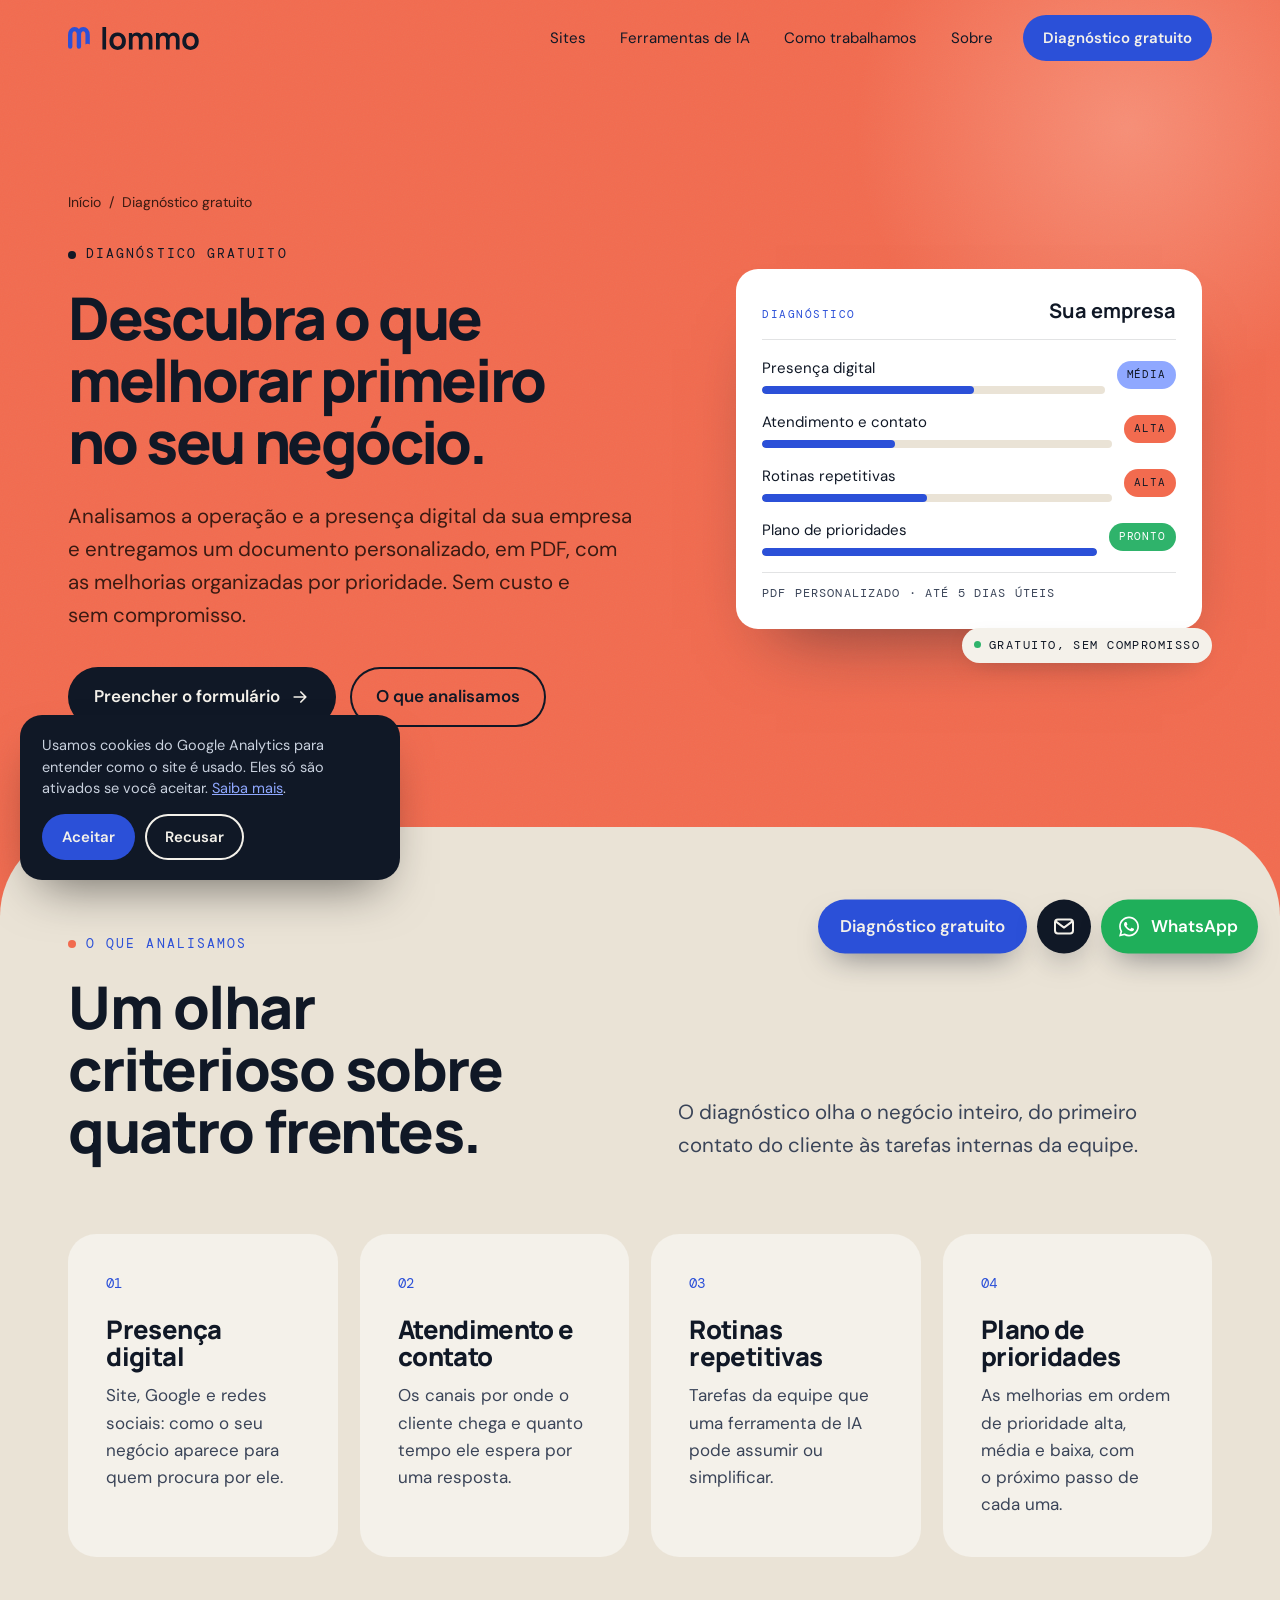
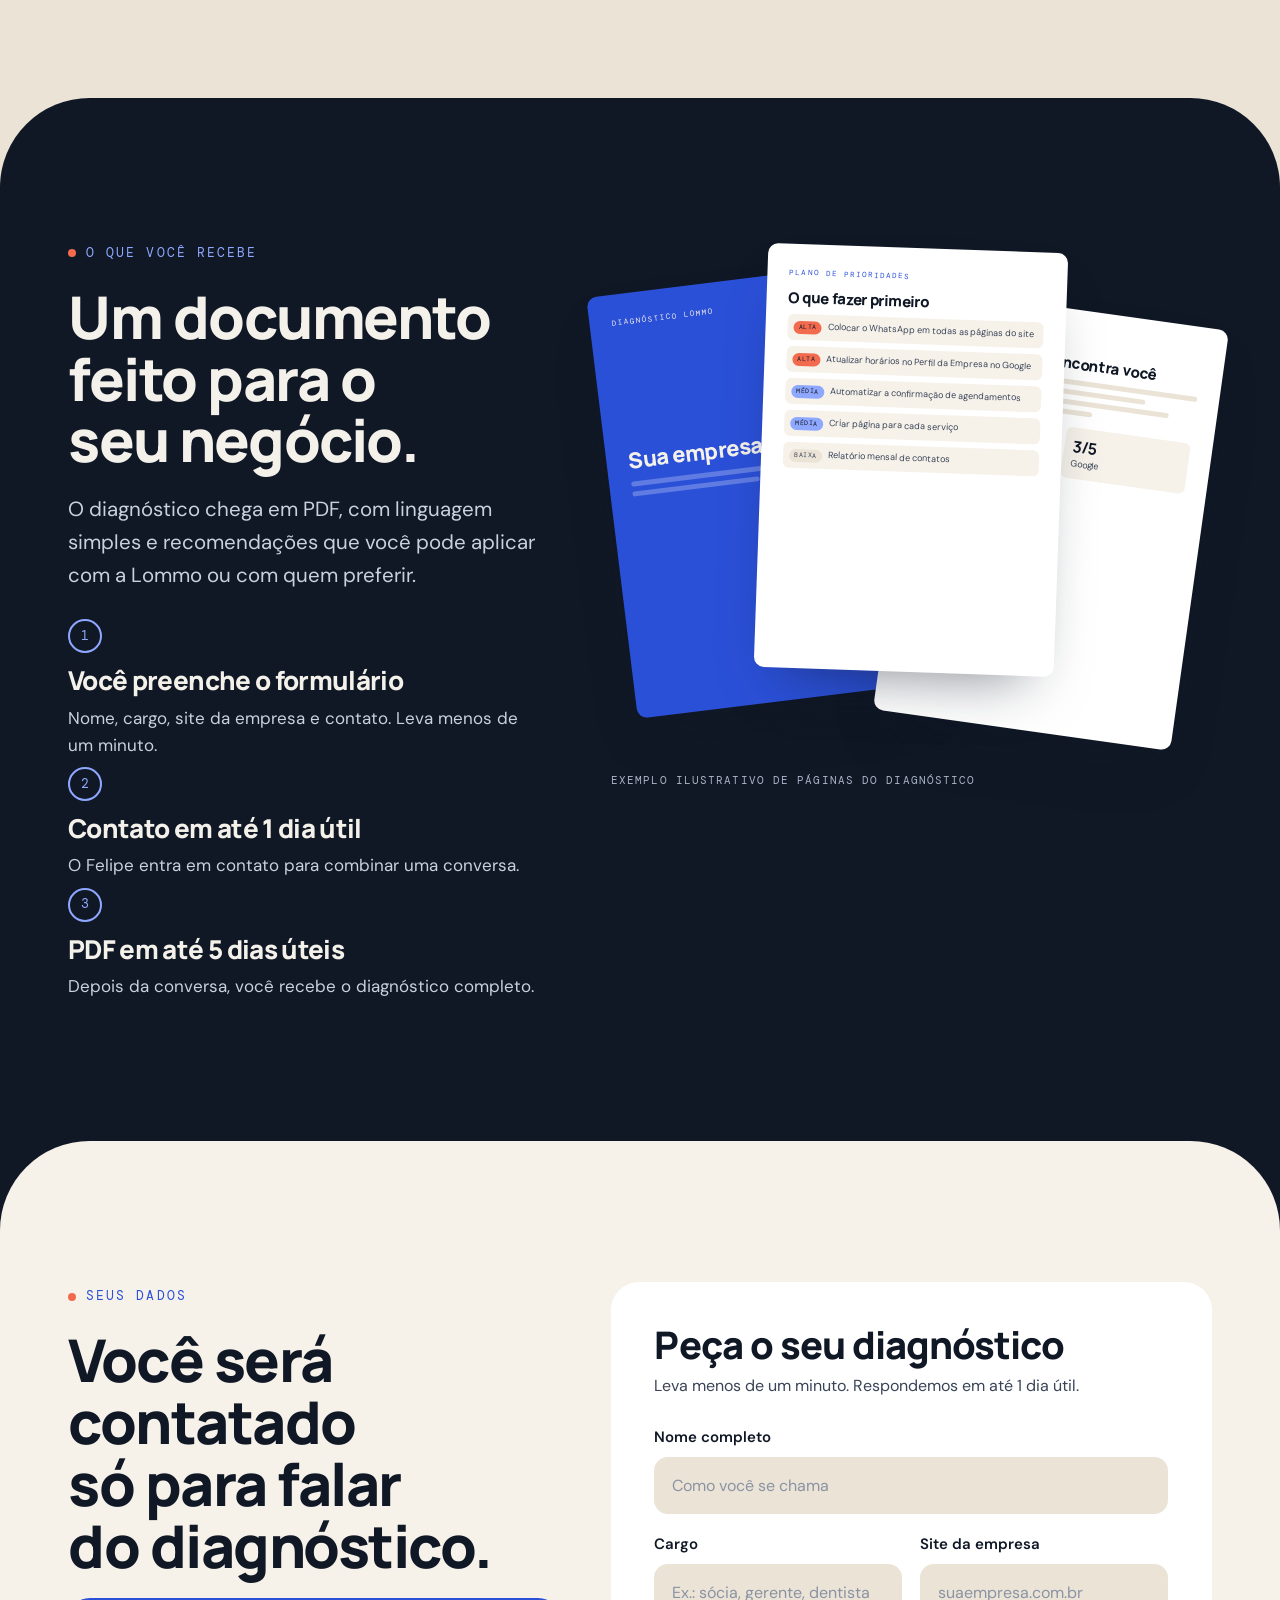
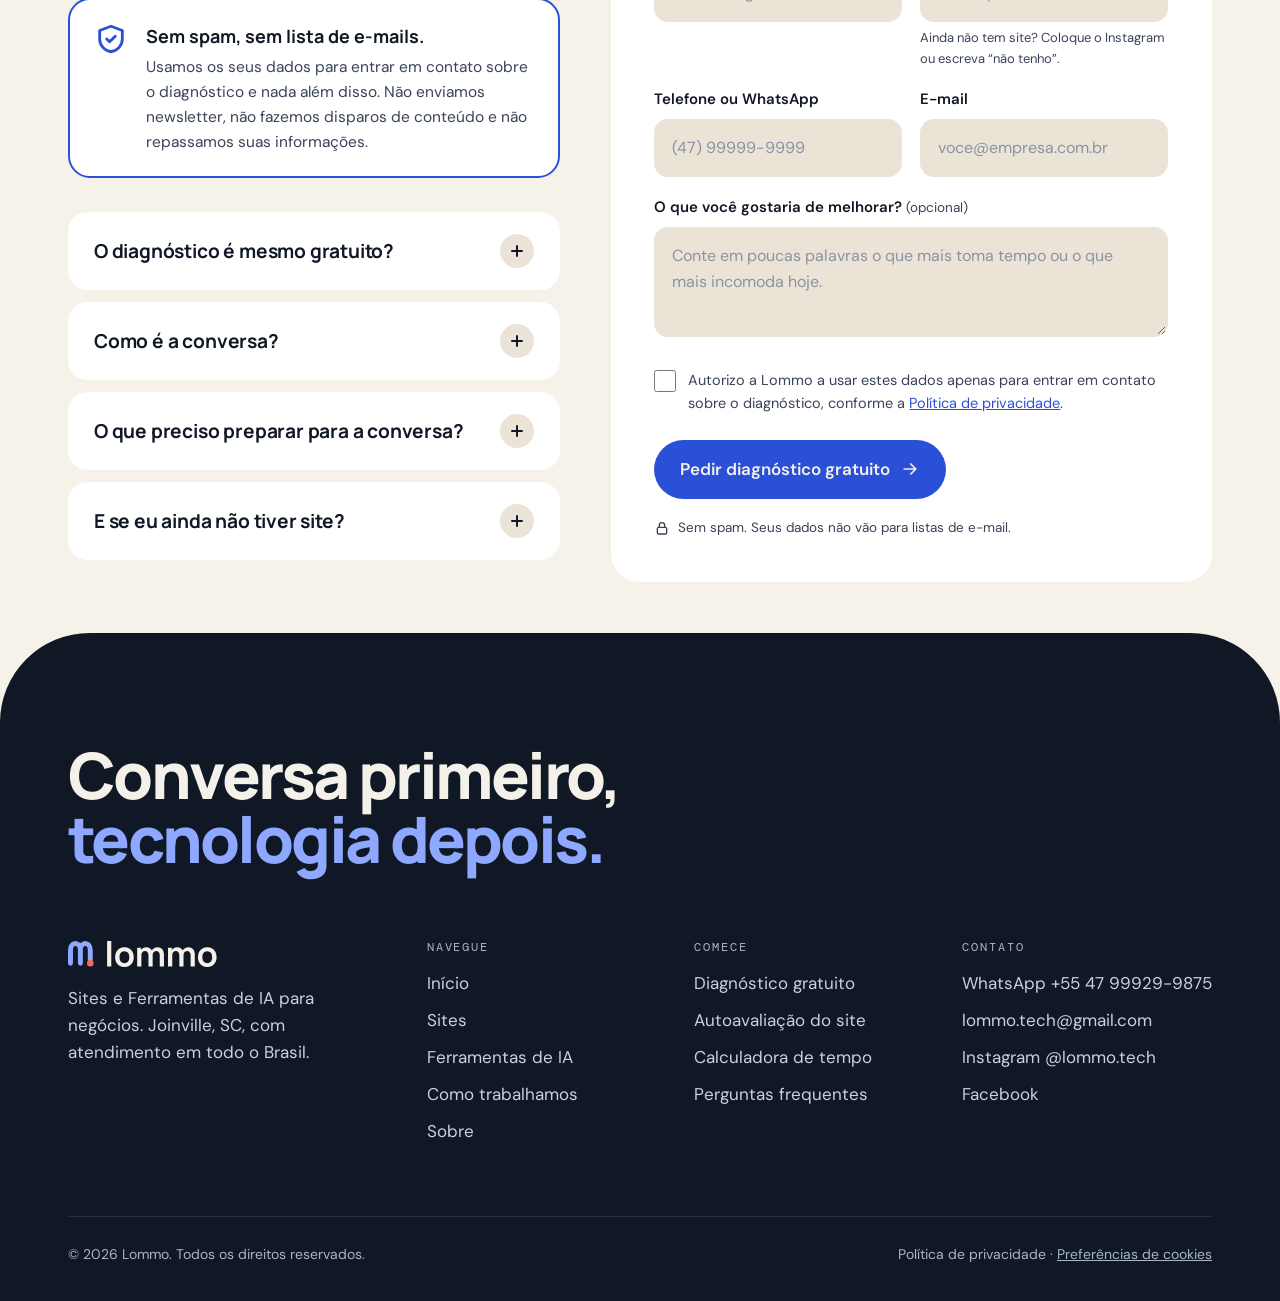
<file: diagnostico/index.html>
<!DOCTYPE html><html lang="pt-BR"><head>
<script>
  window.dataLayer = window.dataLayer || [];
  function gtag(){dataLayer.push(arguments);}
  gtag('consent', 'default', {analytics_storage: 'denied', ad_storage: 'denied', ad_user_data: 'denied', ad_personalization: 'denied', wait_for_update: 500});
  try { if (localStorage.getItem('lommo_cookies') === 'aceito') gtag('consent', 'update', {analytics_storage: 'granted'}); } catch (e) {}
</script>
<script async src="https://www.googletagmanager.com/gtm.js?id=GTM-NJ5GCXKQ"></script>
<script>
  window.dataLayer = window.dataLayer || [];
  function gtag(){dataLayer.push(arguments);}
  gtag('js', new Date());
</script>
<meta charset="utf-8"><meta name="viewport" content="width=device-width,initial-scale=1,viewport-fit=cover">
<title>Diagnóstico gratuito | Lommo</title><meta name="description" content="Peça um diagnóstico gratuito da operação e da presença digital do seu negócio. Você recebe um PDF personalizado com melhorias por prioridade. Sem spam."><link rel="canonical" href="https://lommo.com.br/diagnostico/">
<meta name="theme-color" content="#EAE3D6"><meta name="color-scheme" content="light">
<meta property="og:type" content="website"><meta property="og:site_name" content="Lommo"><meta property="og:title" content="Diagnóstico gratuito | Lommo"><meta property="og:description" content="Peça um diagnóstico gratuito da operação e da presença digital do seu negócio. Você recebe um PDF personalizado com melhorias por prioridade. Sem spam."><meta property="og:url" content="https://lommo.com.br/diagnostico/"><meta property="og:image" content="https://lommo.com.br/assets/og.png"><meta property="og:image:width" content="1200"><meta property="og:image:height" content="630"><meta property="og:locale" content="pt_BR">
<meta name="twitter:card" content="summary_large_image">
<link rel="icon" href="/assets/favicon.svg" type="image/svg+xml">
<link rel="preload" href="/assets/fonts/manrope.woff2" as="font" type="font/woff2" crossorigin><link rel="preload" href="/assets/fonts/dmsans.woff2" as="font" type="font/woff2" crossorigin>
<link rel="stylesheet" href="/assets/site.css?v=07caa34d">
<script type="application/ld+json">{"@context": "https://schema.org", "@graph": [{"@type": "ProfessionalService", "@id": "https://lommo.com.br/#lommo", "name": "Lommo", "url": "https://lommo.com.br/", "description": "Sites e Ferramentas de IA para negócios.", "slogan": "Conversa primeiro, tecnologia depois.", "email": "lommo.tech@gmail.com", "telephone": "+55-47-99929-9875", "image": "https://lommo.com.br/assets/og.png", "logo": "https://lommo.com.br/assets/favicon.svg", "address": {"@type": "PostalAddress", "addressLocality": "Joinville", "addressRegion": "SC", "addressCountry": "BR"}, "areaServed": {"@type": "Country", "name": "Brasil"}, "founder": {"@type": "Person", "name": "Felipe Augusto Allage", "jobTitle": "Fundador e COO"}, "sameAs": ["https://instagram.com/lommo.tech", "https://www.facebook.com/lommo.tech"]}, {"@type": "WebSite", "@id": "https://lommo.com.br/#site", "url": "https://lommo.com.br/", "name": "Lommo", "inLanguage": "pt-BR", "publisher": {"@id": "https://lommo.com.br/#lommo"}}]}</script>
</head><body class=""><a class="skip" href="#conteudo">Pular para o conteúdo</a>
<header class="hd"><div class="wrap"><a class="logo" href="/" aria-label="Lommo, página inicial"><svg class="lg " viewBox="16.275 16.275 272.69 46.5" role="img" aria-label="Lommo"><g transform="translate(6.775 6.775)"><path class="p" d="M14 50 V26 C14 10 32 10 32 26 V50 M32 26 C32 10 50 10 50 26 V44"/><circle class="c" cx="50" cy="50" r="6"/></g><path class="w" transform="translate(82.305 62.775)" d="M5.061224489795918 0.0V-46.5H12.674028669084821V0.0ZM36.51459238480548 0.9489795918367346Q31.374288193060426 0.9489795918367346 27.552017647879463 -1.3602040816326528Q23.7297471026985 -3.6693877551020404 21.623547020737007 -7.736820049675143Q19.51734693877551 -11.804252344248246 19.51734693877551 -17.092178157884245Q19.51734693877551 -22.443369277642695 21.668359624123084 -26.505528819804287Q23.819372309470662 -30.567688361965878 27.64427923085738 -32.83996662996253Q31.4691861522441 -35.11224489795918 36.51459238480548 -35.11224489795918Q41.660169328962056 -35.11224489795918 45.49561982446787 -32.80569760069555Q49.33107031997369 -30.499150303431918 51.44781397605429 -26.436990761270327Q53.564557632134886 -22.374831219108735 53.564557632134886 -17.092178157884245Q53.564557632134886 -11.762074186363998 51.43199764952368 -7.697278267996651Q49.29943766691247 -3.6324823496293046 45.46135079520089 -1.341751378896285Q41.62326392348932 0.9489795918367346 36.51459238480548 0.9489795918367346ZM36.51459238480548 -6.189346375757334Q41.043380861866225 -6.189346375757334 43.27086969492386 -9.236655535016741Q45.4983585279815 -12.283964694276147 45.4983585279815 -17.092178157884245Q45.4983585279815 -22.053282134386958 43.241873418068394 -25.013600532376035Q40.985388308155294 -27.973918930365112 36.51459238480548 -27.973918930365112Q33.44619414660396 -27.973918930365112 31.471768468740038 -26.59261225486288Q29.497342790876115 -25.211305579360648 28.540444416902503 -22.76502262037627Q27.583546042928887 -20.3187396613919 27.583546042928887 -17.092178157884245Q27.583546042928887 -12.109987033143334 29.850576657665016 -9.149666704450334Q32.117607272401145 -6.189346375757334 36.51459238480548 -6.189346375757334ZM100.7816210688377 0.0 100.79216657366071 -20.74054440868144Q100.79216657366071 -24.27287535375478 99.0444441503408 -26.249927754304842Q97.29672172702088 -28.226980154854907 94.33905128946108 -28.226980154854907Q92.49908079809072 -28.226980154854907 91.04659968784877 -27.37553296770368Q89.59411857760682 -26.524085780552454 88.7400234300263 -24.908170583296794Q87.88592828244579 -23.292255386041134 87.88592828244579 -21.02521125637755L84.49071592992665 -23.028563705755737Q84.4643521678691 -26.581970214843746 86.09342993911432 -29.286563982282363Q87.72250771035954 -31.99115774972098 90.4982701204261 -33.49898152254065Q93.27403253049266 -35.00680529536033 96.69035906110491 -35.00680529536033Q102.37367180026307 -35.00680529536033 105.38932127660634 -31.614211942711655Q108.40497075294961 -28.221618590062977 108.40497075294961 -22.670093769929846L108.3944252481266 0.0ZM59.70136183135364 0.0V-34.16326530612245H66.43901267538266V-23.566415342992663H67.36688581194196V0.0ZM80.27312410315689 0.0 80.2836696079799 -20.666725874920278Q80.2836696079799 -24.22542058205118 78.54385631327726 -26.226200368453043Q76.80404301857462 -28.226980154854907 73.80946331413425 -28.226980154854907Q70.90450495505819 -28.226980154854907 69.13569538350006 -26.23146925945671Q67.36688581194196 -24.23595836405851 67.36688581194196 -21.02521125637755L63.97167345942283 -23.302731385522957Q63.97167345942283 -26.64524710518973 65.61656755719866 -29.289208081303805Q67.26146165497448 -31.933169057417885 70.0556748370735 -33.46998717638911Q72.84988801917251 -35.00680529536033 76.34002149932238 -35.00680529536033Q80.16754935128348 -35.00680529536033 82.73770144715601 -33.38036969243264Q85.30785354302853 -31.75393408950494 86.59689091273717 -28.95445008569834Q87.88592828244579 -26.15496608189174 87.88592828244579 -22.638457255460775L87.87538277762276 0.0ZM156.89794759944994 0.0 156.90849310427296 -20.74054440868144Q156.90849310427296 -24.27287535375478 155.16077068095305 -26.249927754304842Q153.41304825763314 -28.226980154854907 150.45537782007335 -28.226980154854907Q148.61540732870296 -28.226980154854907 147.162926218461 -27.37553296770368Q145.71044510821906 -26.524085780552454 144.85634996063857 -24.908170583296794Q144.00225481305804 -23.292255386041134 144.00225481305804 -21.02521125637755L140.6070424605389 -23.028563705755737Q140.58067869848134 -26.581970214843746 142.20975646972656 -29.286563982282363Q143.83883424097178 -31.99115774972098 146.61459665103834 -33.49898152254065Q149.3903590611049 -35.00680529536033 152.80668559171716 -35.00680529536033Q158.48999833087532 -35.00680529536033 161.5056478072186 -31.614211942711655Q164.52129728356186 -28.221618590062977 164.52129728356186 -22.670093769929846L164.51075177873884 0.0ZM115.81768836196588 0.0V-34.16326530612245H122.5553392059949V-23.566415342992663H123.48321234255421V0.0ZM136.38945063376914 0.0 136.39999613859214 -20.666725874920278Q136.39999613859214 -24.22542058205118 134.66018284388952 -26.226200368453043Q132.92036954918686 -28.226980154854907 129.9257898447465 -28.226980154854907Q127.02083148567044 -28.226980154854907 125.25202191411233 -26.23146925945671Q123.48321234255421 -24.23595836405851 123.48321234255421 -21.02521125637755L120.08799999003507 -23.302731385522957Q120.08799999003507 -26.64524710518973 121.7328940878109 -29.289208081303805Q123.37778818558674 -31.933169057417885 126.17200136768574 -33.46998717638911Q128.96621454978475 -35.00680529536033 132.45634802993465 -35.00680529536033Q136.28387588189574 -35.00680529536033 138.85402797776828 -33.38036969243264Q141.4241800736408 -31.75393408950494 142.71321744334944 -28.95445008569834Q144.00225481305804 -26.15496608189174 144.00225481305804 -22.638457255460775L143.99170930823502 0.0ZM187.08602095623405 0.9489795918367346Q181.945716764489 0.9489795918367346 178.12344621930805 -1.3602040816326528Q174.30117567412708 -3.6693877551020404 172.19497559216558 -7.736820049675143Q170.08877551020407 -11.804252344248246 170.08877551020407 -17.092178157884245Q170.08877551020407 -22.443369277642695 172.23978819555165 -26.505528819804287Q174.39080088089923 -30.567688361965878 178.21570780228595 -32.83996662996253Q182.04061472367266 -35.11224489795918 187.08602095623405 -35.11224489795918Q192.23159790039062 -35.11224489795918 196.06704839589645 -32.80569760069555Q199.90249889140227 -30.499150303431918 202.01924254748286 -26.436990761270327Q204.13598620356345 -22.374831219108735 204.13598620356345 -17.092178157884245Q204.13598620356345 -11.762074186363998 202.00342622095224 -7.697278267996651Q199.87086623834102 -3.6324823496293046 196.03277936662946 -1.341751378896285Q192.1946924949179 0.9489795918367346 187.08602095623405 0.9489795918367346ZM187.08602095623405 -6.189346375757334Q191.6148094332948 -6.189346375757334 193.84229826635243 -9.236655535016741Q196.06978709941006 -12.283964694276147 196.06978709941006 -17.092178157884245Q196.06978709941006 -22.053282134386958 193.81330198949695 -25.013600532376035Q191.55681687958386 -27.973918930365112 187.08602095623405 -27.973918930365112Q184.01762271803253 -27.973918930365112 182.0431970401686 -26.59261225486288Q180.0687713623047 -25.211305579360648 179.11187298833107 -22.76502262037627Q178.15497461435746 -20.3187396613919 178.15497461435746 -17.092178157884245Q178.15497461435746 -12.109987033143334 180.4220052290936 -9.149666704450334Q182.6890358438297 -6.189346375757334 187.08602095623405 -6.189346375757334Z"/></svg></a>
<nav class="nav" aria-label="Principal"><a class="l" href="/sites/">Sites</a><a class="l" href="/ferramentas-de-ia/">Ferramentas de IA</a><a class="l" href="/como-trabalhamos/">Como trabalhamos</a><a class="l" href="/sobre/">Sobre</a><a class="btn sm" href="/diagnostico/" aria-current="page">Diagnóstico gratuito</a></nav>
<button class="menu-bt" type="button" aria-expanded="false" aria-controls="mnav" aria-label="Abrir menu"><span></span></button></div></header>
<nav class="mnav" id="mnav" aria-label="Menu"><a href="/">Início</a><a href="/sites/">Sites</a><a href="/ferramentas-de-ia/">Ferramentas de IA</a><a href="/como-trabalhamos/">Como trabalhamos</a><a href="/sobre/">Sobre</a><a class="btn" href="/diagnostico/">Diagnóstico gratuito <svg class="ico ar" viewBox="0 0 24 24" fill="none" stroke="currentColor" stroke-width="2" stroke-linecap="round" stroke-linejoin="round" aria-hidden="true"><path d="M5 12h14M13 6l6 6-6 6"/></svg></a>
<div class="mc"><a href="https://wa.me/5547999299875?text=Ol%C3%A1%21%20Vim%20pelo%20site%20da%20Lommo." style="font:inherit;font-size:15px;padding:0">WhatsApp +55 47 99929-9875</a><a href="mailto:lommo.tech@gmail.com" style="font:inherit;font-size:15px;padding:0">lommo.tech@gmail.com</a></div></nav><main id="conteudo"><section class="phero  has-art t-coral grain"><span class="hglow" aria-hidden="true"></span><div class="wrap"><div class="ptxt">
<p class="crumbs"><a href="/">Início</a><span aria-hidden="true">/</span><span>Diagnóstico gratuito</span></p>
<p class="k fx">Diagnóstico gratuito</p><h1 class="fx" style="animation-delay:.08s">Descubra o que melhorar primeiro no seu negócio.</h1><p class="lead fx" style="animation-delay:.16s">Analisamos a operação e a presença digital da sua empresa e entregamos um documento personalizado, em PDF, com as melhorias organizadas por prioridade. Sem custo e sem compromisso.</p>
<div class="btns fx" style="animation-delay:.24s"><a class="btn" href="#formulario">Preencher o formulário <svg class="ico ar" viewBox="0 0 24 24" fill="none" stroke="currentColor" stroke-width="2" stroke-linecap="round" stroke-linejoin="round" aria-hidden="true"><path d="M5 12h14M13 6l6 6-6 6"/></svg></a><a class="btn ghost" href="#o-que-analisamos">O que analisamos</a></div></div><div class="part fx" style="animation-delay:.3s" aria-hidden="true"><div class="art-diag"><div class="scan"><div class="sh"><span class="kk">Diagnóstico</span><b>Sua empresa</b></div>
<div class="sr2"><span>Presença digital</span><i style="--w:62%"></i><em class="m">Média</em></div>
<div class="sr2"><span>Atendimento e contato</span><i style="--w:38%"></i><em class="a">Alta</em></div>
<div class="sr2"><span>Rotinas repetitivas</span><i style="--w:47%"></i><em class="a">Alta</em></div>
<div class="sr2"><span>Plano de prioridades</span><i style="--w:100%"></i><em class="ok">Pronto</em></div>
<div class="sf">PDF personalizado · até 5 dias úteis</div></div><span class="tag t4"><b style="background:#2fb36b"></b>Gratuito, sem compromisso</span></div></div></div></section>
<section class="sec arch" style="padding-top:clamp(70px,8vw,110px)" id="o-que-analisamos"><div class="wrap">
<div class="hgrid"><div><p class="k rv">O que analisamos</p><h2 class="h2 rv d1">Um olhar criterioso sobre quatro frentes.</h2></div><p class="lead rv d2">O diagnóstico olha o negócio inteiro, do primeiro contato do cliente às tarefas internas da equipe.</p></div>
<div class="cards c4">
<div class="card spot rv"><span class="n">01</span><h3>Presença digital</h3><p>Site, Google e redes sociais: como o seu negócio aparece para quem procura por ele.</p></div>
<div class="card spot rv d1"><span class="n">02</span><h3>Atendimento e contato</h3><p>Os canais por onde o cliente chega e quanto tempo ele espera por uma resposta.</p></div>
<div class="card spot rv d2"><span class="n">03</span><h3>Rotinas repetitivas</h3><p>Tarefas da equipe que uma ferramenta de IA pode assumir ou simplificar.</p></div>
<div class="card spot rv d3"><span class="n">04</span><h3>Plano de prioridades</h3><p>As melhorias em ordem de prioridade alta, média e baixa, com o próximo passo de cada uma.</p></div>
</div></div></section>

<section class="sec dark arch"><div class="wrap"><div class="dgrid">
<div><p class="k rv">O que você recebe</p><h2 class="h2 rv d1">Um documento feito para o seu negócio.</h2>
<p class="lead rv d2" style="margin-top:22px">O diagnóstico chega em PDF, com linguagem simples e recomendações que você pode aplicar com a Lommo ou com quem preferir.</p>
<div class="steps" style="grid-template-columns:1fr;row-gap:56px;margin-top:20px;padding-top:56px"><div class="track" style="display:none"></div>
<div class="step rv"><span class="dotn">1</span><h3>Você preenche o formulário</h3><p>Nome, cargo, site da empresa e contato. Leva menos de um minuto.</p></div>
<div class="step rv d1"><span class="dotn">2</span><h3>Contato em até 1 dia útil</h3><p>O Felipe entra em contato para combinar uma conversa.</p></div>
<div class="step rv d2"><span class="dotn">3</span><h3>PDF em até 5 dias úteis</h3><p>Depois da conversa, você recebe o diagnóstico completo.</p></div>
</div></div>
<div class="rv d1 pdfw"><div class="pdfs" aria-hidden="true">
<div class="pg p1"><span class="kk" style="color:var(--papel)">Diagnóstico Lommo</span><h5>Sua empresa</h5><div class="ln2" style="background:rgba(255,255,255,.25);width:70%"></div><div class="ln2" style="background:rgba(255,255,255,.25);width:50%"></div><svg viewBox="9.5 9.5 46.5 46.5" style="width:44px;position:absolute;right:22px;bottom:22px"><path d="M14 50 V26 C14 10 32 10 32 26 V50 M32 26 C32 10 50 10 50 26 V44" fill="none" stroke="#F4F1EA" stroke-width="9" stroke-linecap="round"/><circle cx="50" cy="50" r="6" fill="#F26B4F"/></svg></div>
<div class="pg p2"><span class="kk">Plano de prioridades</span><h5>O que fazer primeiro</h5><div class="pri"><div><i class="a">Alta</i><span>Colocar o WhatsApp em todas as páginas do site</span></div><div><i class="a">Alta</i><span>Atualizar horários no Perfil da Empresa no Google</span></div><div><i class="m">Média</i><span>Automatizar a confirmação de agendamentos</span></div><div><i class="m">Média</i><span>Criar página para cada serviço</span></div><div><i class="b">Baixa</i><span>Relatório mensal de contatos</span></div></div></div>
<div class="pg p3"><span class="kk">Presença digital</span><h5>Como o cliente encontra você</h5><div class="ln2"></div><div class="ln2" style="width:80%"></div><div class="ln2" style="width:90%"></div><div class="ln2" style="width:60%"></div><div style="display:grid;grid-template-columns:1fr 1fr;gap:6px;margin-top:12px"><div style="background:var(--areiac);border-radius:6px;padding:8px"><b style="font-family:Manrope;font-size:16px;color:var(--noite)">5/8</b><br>site</div><div style="background:var(--areiac);border-radius:6px;padding:8px"><b style="font-family:Manrope;font-size:16px;color:var(--noite)">3/5</b><br>Google</div></div></div>
</div><p class="ilu" style="position:static;color:var(--nevoa);margin-top:14px">Exemplo ilustrativo de páginas do diagnóstico</p></div>
</div></div></section>

<section class="sec claro arch"><div class="wrap"><div class="dgrid">
<div><p class="k rv">Seus dados</p><h2 class="h2 rv d1">Você será contatado só para falar do diagnóstico.</h2>
<div class="promise rv d2"><svg viewBox="0 0 24 24" fill="none" stroke="currentColor" stroke-width="2" stroke-linecap="round" stroke-linejoin="round" aria-hidden="true"><path d="M12 3 4 6v6c0 4.5 3.4 8.3 8 9 4.6-.7 8-4.5 8-9V6l-8-3Z"/><path d="m9 12 2 2 4-4"/></svg><div><b>Sem spam, sem lista de e-mails.</b><p>Usamos os seus dados para entrar em contato sobre o diagnóstico e nada além disso. Não enviamos newsletter, não fazemos disparos de conteúdo e não repassamos suas informações.</p></div></div>
<div style="margin-top:34px"><div class="faq"><details class="rv"><summary>O diagnóstico é mesmo gratuito?<span class="pm" aria-hidden="true"></span></summary><div class="ans"><p>Sim. Não cobramos pelo diagnóstico e você não assume nenhum compromisso de contratar a Lommo depois.</p></div></details><details class="rv"><summary>Como é a conversa?<span class="pm" aria-hidden="true"></span></summary><div class="ans"><p>Dura cerca de 30 minutos, por videochamada no Google Meet, e você pode escolher o horário logo depois de enviar o formulário. Em Joinville e região, também pode ser presencial. Você conta como o negócio funciona hoje e o Felipe faz as perguntas, sem apresentação de vendas.</p></div></details><details class="rv"><summary>O que preciso preparar para a conversa?<span class="pm" aria-hidden="true"></span></summary><div class="ans"><p>Nada além de conhecer o seu negócio. Se tiver site ou redes sociais, vamos olhar juntos. Se tiver números de atendimento ou vendas à mão, eles ajudam, mas não são obrigatórios.</p></div></details><details class="rv"><summary>E se eu ainda não tiver site?<span class="pm" aria-hidden="true"></span></summary><div class="ans"><p>O diagnóstico funciona do mesmo jeito. Ele mostra o que priorizar para começar a sua presença digital do jeito certo.</p></div></details></div></div></div>
<div class="form rv" id="formulario" data-form>
<form action="https://api.web3forms.com/submit" method="POST" novalidate>
<h2>Peça o seu diagnóstico</h2><p class="lead">Leva menos de um minuto. Respondemos em até 1 dia útil.</p>
<input type="hidden" name="access_key" value="5c7558c6-9eaf-4573-b7c0-dbc9fd0ff329">
<input type="hidden" name="subject" value="Novo pedido de diagnóstico pelo site">
<input type="hidden" name="from_name" value="Site da Lommo">
<input type="hidden" name="autoavaliacao" value="Não respondida">
<input type="checkbox" name="botcheck" class="sr" tabindex="-1" autocomplete="off" aria-hidden="true">
<div class="fgrid">
<div class="fld full"><label for="f-nome">Nome completo</label><input id="f-nome" name="nome" type="text" autocomplete="name" required placeholder="Como você se chama"><p class="err" role="alert"></p></div>
<div class="fld"><label for="f-cargo">Cargo</label><input id="f-cargo" name="cargo" type="text" autocomplete="organization-title" required placeholder="Ex.: sócia, gerente, dentista"><p class="err" role="alert"></p></div>
<div class="fld"><label for="f-site">Site da empresa</label><input id="f-site" name="site" type="text" inputmode="url" autocomplete="url" autocapitalize="off" spellcheck="false" required placeholder="suaempresa.com.br" aria-describedby="f-site-h"><p class="hint" id="f-site-h">Ainda não tem site? Coloque o Instagram ou escreva “não tenho”.</p><p class="err" role="alert"></p></div>
<div class="fld"><label for="f-tel">Telefone ou WhatsApp</label><input id="f-tel" name="telefone" type="tel" inputmode="tel" autocomplete="tel-national" required placeholder="(47) 99999-9999"><p class="err" role="alert"></p></div>
<div class="fld"><label for="f-email">E-mail</label><input id="f-email" name="email" type="email" autocomplete="email" required placeholder="voce@empresa.com.br"><p class="err" role="alert"></p></div>
<div class="fld full"><label for="f-msg">O que você gostaria de melhorar? <span class="opt">(opcional)</span></label><textarea id="f-msg" name="mensagem" placeholder="Conte em poucas palavras o que mais toma tempo ou o que mais incomoda hoje."></textarea></div>
<label class="consent full"><input type="checkbox" name="consentimento" value="sim" required><span>Autorizo a Lommo a usar estes dados apenas para entrar em contato sobre o diagnóstico, conforme a <a href="/privacidade/">Política de privacidade</a>.</span></label>
</div>
<div class="fsub"><button class="btn" type="submit">Pedir diagnóstico gratuito <svg class="ico ar" viewBox="0 0 24 24" fill="none" stroke="currentColor" stroke-width="2" stroke-linecap="round" stroke-linejoin="round" aria-hidden="true"><path d="M5 12h14M13 6l6 6-6 6"/></svg><span class="spin" aria-hidden="true"></span></button><small><svg viewBox="0 0 24 24" fill="none" stroke="currentColor" stroke-width="2" stroke-linecap="round" aria-hidden="true"><rect x="5" y="11" width="14" height="10" rx="2"/><path d="M8 11V8a4 4 0 0 1 8 0v3"/></svg>Sem spam. Seus dados não vão para listas de e-mail.</small></div>
<p class="fmsg" role="alert"></p>
</form>
<div class="done" tabindex="-1"><svg class="chk" viewBox="0 0 96 96" aria-hidden="true"><circle cx="48" cy="48" r="48"/><path d="M28 50 42 63 68 35"/></svg>
<h2>Pedido recebido, <span id="done-nome">obrigado</span>!</h2><p>Em até 1 dia útil, o Felipe entra em contato pelo telefone ou e-mail que você informou para combinar a conversa.</p>
<ol><li>Contato em até 1 dia útil</li><li>Conversa para entender o seu negócio</li><li>Diagnóstico em PDF em até 5 dias úteis após a conversa</li></ol>
<p style="margin-top:22px;font-size:15px">Quer adiantar? Já escolha um horário para a conversa, de 30 minutos pelo Google Meet.</p>
<div class="btns" style="margin-top:14px"><a class="btn" href="https://calendar.app.google/PoxmVDMmYcVMLaRQA" target="_blank" rel="noopener">Escolher um horário <svg class="ico ar" viewBox="0 0 24 24" fill="none" stroke="currentColor" stroke-width="2" stroke-linecap="round" stroke-linejoin="round" aria-hidden="true"><path d="M5 12h14M13 6l6 6-6 6"/></svg></a><a class="btn ghost" href="https://wa.me/5547999299875?text=Ol%C3%A1%21%20Vim%20pelo%20site%20da%20Lommo."><svg class="ico" viewBox="0 0 24 24" fill="currentColor" aria-hidden="true"><path d="M12.04 2C6.58 2 2.13 6.45 2.13 11.91c0 1.75.46 3.45 1.32 4.95L2.05 22l5.25-1.38c1.45.79 3.08 1.21 4.74 1.21 5.46 0 9.91-4.45 9.91-9.91C21.95 6.45 17.5 2 12.04 2Zm0 18.15c-1.48 0-2.93-.4-4.2-1.15l-.3-.18-3.12.82.83-3.04-.2-.31a8.23 8.23 0 0 1-1.26-4.38c0-4.54 3.7-8.24 8.25-8.24 4.54 0 8.24 3.7 8.24 8.24 0 4.55-3.7 8.24-8.24 8.24Zm4.52-6.16c-.25-.12-1.47-.72-1.69-.81-.23-.08-.39-.12-.56.12-.16.25-.64.81-.79.97-.14.17-.29.19-.54.06-.25-.12-1.05-.38-1.99-1.22-.74-.66-1.23-1.47-1.38-1.72-.14-.25-.02-.38.11-.51.11-.11.25-.29.37-.43.13-.15.17-.25.25-.42.08-.16.04-.31-.02-.43-.06-.12-.56-1.34-.76-1.84-.2-.48-.41-.42-.56-.43h-.48c-.17 0-.43.06-.66.31-.22.25-.86.85-.86 2.07 0 1.22.89 2.4 1.01 2.56.12.17 1.75 2.67 4.23 3.74.59.26 1.05.41 1.41.52.59.19 1.13.16 1.56.1.48-.07 1.47-.6 1.67-1.18.21-.58.21-1.07.14-1.18-.06-.1-.22-.16-.47-.28Z"/></svg> WhatsApp</a></div></div>
</div>
</div></div></section></main><footer class="ft arch"><div class="wrap">
<p class="big">Conversa primeiro, <em>tecnologia depois.</em></p>
<div class="cols">
<div><svg class="lg neg" viewBox="16.275 16.275 272.69 46.5" role="img" aria-label="Lommo"><g transform="translate(6.775 6.775)"><path class="p" d="M14 50 V26 C14 10 32 10 32 26 V50 M32 26 C32 10 50 10 50 26 V44"/><circle class="c" cx="50" cy="50" r="6"/></g><path class="w" transform="translate(82.305 62.775)" d="M5.061224489795918 0.0V-46.5H12.674028669084821V0.0ZM36.51459238480548 0.9489795918367346Q31.374288193060426 0.9489795918367346 27.552017647879463 -1.3602040816326528Q23.7297471026985 -3.6693877551020404 21.623547020737007 -7.736820049675143Q19.51734693877551 -11.804252344248246 19.51734693877551 -17.092178157884245Q19.51734693877551 -22.443369277642695 21.668359624123084 -26.505528819804287Q23.819372309470662 -30.567688361965878 27.64427923085738 -32.83996662996253Q31.4691861522441 -35.11224489795918 36.51459238480548 -35.11224489795918Q41.660169328962056 -35.11224489795918 45.49561982446787 -32.80569760069555Q49.33107031997369 -30.499150303431918 51.44781397605429 -26.436990761270327Q53.564557632134886 -22.374831219108735 53.564557632134886 -17.092178157884245Q53.564557632134886 -11.762074186363998 51.43199764952368 -7.697278267996651Q49.29943766691247 -3.6324823496293046 45.46135079520089 -1.341751378896285Q41.62326392348932 0.9489795918367346 36.51459238480548 0.9489795918367346ZM36.51459238480548 -6.189346375757334Q41.043380861866225 -6.189346375757334 43.27086969492386 -9.236655535016741Q45.4983585279815 -12.283964694276147 45.4983585279815 -17.092178157884245Q45.4983585279815 -22.053282134386958 43.241873418068394 -25.013600532376035Q40.985388308155294 -27.973918930365112 36.51459238480548 -27.973918930365112Q33.44619414660396 -27.973918930365112 31.471768468740038 -26.59261225486288Q29.497342790876115 -25.211305579360648 28.540444416902503 -22.76502262037627Q27.583546042928887 -20.3187396613919 27.583546042928887 -17.092178157884245Q27.583546042928887 -12.109987033143334 29.850576657665016 -9.149666704450334Q32.117607272401145 -6.189346375757334 36.51459238480548 -6.189346375757334ZM100.7816210688377 0.0 100.79216657366071 -20.74054440868144Q100.79216657366071 -24.27287535375478 99.0444441503408 -26.249927754304842Q97.29672172702088 -28.226980154854907 94.33905128946108 -28.226980154854907Q92.49908079809072 -28.226980154854907 91.04659968784877 -27.37553296770368Q89.59411857760682 -26.524085780552454 88.7400234300263 -24.908170583296794Q87.88592828244579 -23.292255386041134 87.88592828244579 -21.02521125637755L84.49071592992665 -23.028563705755737Q84.4643521678691 -26.581970214843746 86.09342993911432 -29.286563982282363Q87.72250771035954 -31.99115774972098 90.4982701204261 -33.49898152254065Q93.27403253049266 -35.00680529536033 96.69035906110491 -35.00680529536033Q102.37367180026307 -35.00680529536033 105.38932127660634 -31.614211942711655Q108.40497075294961 -28.221618590062977 108.40497075294961 -22.670093769929846L108.3944252481266 0.0ZM59.70136183135364 0.0V-34.16326530612245H66.43901267538266V-23.566415342992663H67.36688581194196V0.0ZM80.27312410315689 0.0 80.2836696079799 -20.666725874920278Q80.2836696079799 -24.22542058205118 78.54385631327726 -26.226200368453043Q76.80404301857462 -28.226980154854907 73.80946331413425 -28.226980154854907Q70.90450495505819 -28.226980154854907 69.13569538350006 -26.23146925945671Q67.36688581194196 -24.23595836405851 67.36688581194196 -21.02521125637755L63.97167345942283 -23.302731385522957Q63.97167345942283 -26.64524710518973 65.61656755719866 -29.289208081303805Q67.26146165497448 -31.933169057417885 70.0556748370735 -33.46998717638911Q72.84988801917251 -35.00680529536033 76.34002149932238 -35.00680529536033Q80.16754935128348 -35.00680529536033 82.73770144715601 -33.38036969243264Q85.30785354302853 -31.75393408950494 86.59689091273717 -28.95445008569834Q87.88592828244579 -26.15496608189174 87.88592828244579 -22.638457255460775L87.87538277762276 0.0ZM156.89794759944994 0.0 156.90849310427296 -20.74054440868144Q156.90849310427296 -24.27287535375478 155.16077068095305 -26.249927754304842Q153.41304825763314 -28.226980154854907 150.45537782007335 -28.226980154854907Q148.61540732870296 -28.226980154854907 147.162926218461 -27.37553296770368Q145.71044510821906 -26.524085780552454 144.85634996063857 -24.908170583296794Q144.00225481305804 -23.292255386041134 144.00225481305804 -21.02521125637755L140.6070424605389 -23.028563705755737Q140.58067869848134 -26.581970214843746 142.20975646972656 -29.286563982282363Q143.83883424097178 -31.99115774972098 146.61459665103834 -33.49898152254065Q149.3903590611049 -35.00680529536033 152.80668559171716 -35.00680529536033Q158.48999833087532 -35.00680529536033 161.5056478072186 -31.614211942711655Q164.52129728356186 -28.221618590062977 164.52129728356186 -22.670093769929846L164.51075177873884 0.0ZM115.81768836196588 0.0V-34.16326530612245H122.5553392059949V-23.566415342992663H123.48321234255421V0.0ZM136.38945063376914 0.0 136.39999613859214 -20.666725874920278Q136.39999613859214 -24.22542058205118 134.66018284388952 -26.226200368453043Q132.92036954918686 -28.226980154854907 129.9257898447465 -28.226980154854907Q127.02083148567044 -28.226980154854907 125.25202191411233 -26.23146925945671Q123.48321234255421 -24.23595836405851 123.48321234255421 -21.02521125637755L120.08799999003507 -23.302731385522957Q120.08799999003507 -26.64524710518973 121.7328940878109 -29.289208081303805Q123.37778818558674 -31.933169057417885 126.17200136768574 -33.46998717638911Q128.96621454978475 -35.00680529536033 132.45634802993465 -35.00680529536033Q136.28387588189574 -35.00680529536033 138.85402797776828 -33.38036969243264Q141.4241800736408 -31.75393408950494 142.71321744334944 -28.95445008569834Q144.00225481305804 -26.15496608189174 144.00225481305804 -22.638457255460775L143.99170930823502 0.0ZM187.08602095623405 0.9489795918367346Q181.945716764489 0.9489795918367346 178.12344621930805 -1.3602040816326528Q174.30117567412708 -3.6693877551020404 172.19497559216558 -7.736820049675143Q170.08877551020407 -11.804252344248246 170.08877551020407 -17.092178157884245Q170.08877551020407 -22.443369277642695 172.23978819555165 -26.505528819804287Q174.39080088089923 -30.567688361965878 178.21570780228595 -32.83996662996253Q182.04061472367266 -35.11224489795918 187.08602095623405 -35.11224489795918Q192.23159790039062 -35.11224489795918 196.06704839589645 -32.80569760069555Q199.90249889140227 -30.499150303431918 202.01924254748286 -26.436990761270327Q204.13598620356345 -22.374831219108735 204.13598620356345 -17.092178157884245Q204.13598620356345 -11.762074186363998 202.00342622095224 -7.697278267996651Q199.87086623834102 -3.6324823496293046 196.03277936662946 -1.341751378896285Q192.1946924949179 0.9489795918367346 187.08602095623405 0.9489795918367346ZM187.08602095623405 -6.189346375757334Q191.6148094332948 -6.189346375757334 193.84229826635243 -9.236655535016741Q196.06978709941006 -12.283964694276147 196.06978709941006 -17.092178157884245Q196.06978709941006 -22.053282134386958 193.81330198949695 -25.013600532376035Q191.55681687958386 -27.973918930365112 187.08602095623405 -27.973918930365112Q184.01762271803253 -27.973918930365112 182.0431970401686 -26.59261225486288Q180.0687713623047 -25.211305579360648 179.11187298833107 -22.76502262037627Q178.15497461435746 -20.3187396613919 178.15497461435746 -17.092178157884245Q178.15497461435746 -12.109987033143334 180.4220052290936 -9.149666704450334Q182.6890358438297 -6.189346375757334 187.08602095623405 -6.189346375757334Z"/></svg><p style="margin-top:18px;max-width:34ch">Sites e Ferramentas de IA para negócios. Joinville, SC, com atendimento em todo o Brasil.</p></div>
<div><h4>Navegue</h4><ul><li><a href="/">Início</a></li><li><a href="/sites/">Sites</a></li><li><a href="/ferramentas-de-ia/">Ferramentas de IA</a></li><li><a href="/como-trabalhamos/">Como trabalhamos</a></li><li><a href="/sobre/">Sobre</a></li></ul></div>
<div><h4>Comece</h4><ul><li><a href="/diagnostico/">Diagnóstico gratuito</a></li><li><a href="/sites/#autoavaliacao">Autoavaliação do site</a></li><li><a href="/ferramentas-de-ia/#calculadora">Calculadora de tempo</a></li><li><a href="/como-trabalhamos/#perguntas">Perguntas frequentes</a></li></ul></div>
<div><h4>Contato</h4><ul><li><a href="https://wa.me/5547999299875?text=Ol%C3%A1%21%20Vim%20pelo%20site%20da%20Lommo.">WhatsApp +55 47 99929-9875</a></li><li><a href="mailto:lommo.tech@gmail.com">lommo.tech@gmail.com</a></li><li><a href="https://instagram.com/lommo.tech" rel="noopener">Instagram @lommo.tech</a></li><li><a href="https://www.facebook.com/lommo.tech" rel="noopener">Facebook</a></li></ul></div>
</div>
<div class="bot"><span>© <span data-ano>2026</span> Lommo. Todos os direitos reservados.</span><span><a href="/privacidade/">Política de privacidade</a> · <button type="button" class="ckopen" data-ck-open>Preferências de cookies</button></span></div>
</div></footer><div class="fab" aria-label="Contato rápido"><a class="dg" href="#formulario">Diagnóstico gratuito</a><a class="em" href="mailto:lommo.tech@gmail.com" aria-label="Enviar e-mail para a Lommo"><svg class="ico" viewBox="0 0 24 24" fill="none" stroke="currentColor" stroke-width="2" stroke-linecap="round" stroke-linejoin="round" aria-hidden="true"><rect x="3" y="5" width="18" height="14" rx="3"/><path d="m4 7 8 6 8-6"/></svg></a><a class="wa" href="https://wa.me/5547999299875?text=Ol%C3%A1%21%20Vim%20pelo%20site%20da%20Lommo." aria-label="Conversar no WhatsApp"><svg class="ico" viewBox="0 0 24 24" fill="currentColor" aria-hidden="true"><path d="M12.04 2C6.58 2 2.13 6.45 2.13 11.91c0 1.75.46 3.45 1.32 4.95L2.05 22l5.25-1.38c1.45.79 3.08 1.21 4.74 1.21 5.46 0 9.91-4.45 9.91-9.91C21.95 6.45 17.5 2 12.04 2Zm0 18.15c-1.48 0-2.93-.4-4.2-1.15l-.3-.18-3.12.82.83-3.04-.2-.31a8.23 8.23 0 0 1-1.26-4.38c0-4.54 3.7-8.24 8.25-8.24 4.54 0 8.24 3.7 8.24 8.24 0 4.55-3.7 8.24-8.24 8.24Zm4.52-6.16c-.25-.12-1.47-.72-1.69-.81-.23-.08-.39-.12-.56.12-.16.25-.64.81-.79.97-.14.17-.29.19-.54.06-.25-.12-1.05-.38-1.99-1.22-.74-.66-1.23-1.47-1.38-1.72-.14-.25-.02-.38.11-.51.11-.11.25-.29.37-.43.13-.15.17-.25.25-.42.08-.16.04-.31-.02-.43-.06-.12-.56-1.34-.76-1.84-.2-.48-.41-.42-.56-.43h-.48c-.17 0-.43.06-.66.31-.22.25-.86.85-.86 2.07 0 1.22.89 2.4 1.01 2.56.12.17 1.75 2.67 4.23 3.74.59.26 1.05.41 1.41.52.59.19 1.13.16 1.56.1.48-.07 1.47-.6 1.67-1.18.21-.58.21-1.07.14-1.18-.06-.1-.22-.16-.47-.28Z"/></svg><span>WhatsApp</span></a></div>
<nav class="mbar" aria-label="Contato rápido"><a class="wa" href="https://wa.me/5547999299875?text=Ol%C3%A1%21%20Vim%20pelo%20site%20da%20Lommo."><svg class="ico" viewBox="0 0 24 24" fill="currentColor" aria-hidden="true"><path d="M12.04 2C6.58 2 2.13 6.45 2.13 11.91c0 1.75.46 3.45 1.32 4.95L2.05 22l5.25-1.38c1.45.79 3.08 1.21 4.74 1.21 5.46 0 9.91-4.45 9.91-9.91C21.95 6.45 17.5 2 12.04 2Zm0 18.15c-1.48 0-2.93-.4-4.2-1.15l-.3-.18-3.12.82.83-3.04-.2-.31a8.23 8.23 0 0 1-1.26-4.38c0-4.54 3.7-8.24 8.25-8.24 4.54 0 8.24 3.7 8.24 8.24 0 4.55-3.7 8.24-8.24 8.24Zm4.52-6.16c-.25-.12-1.47-.72-1.69-.81-.23-.08-.39-.12-.56.12-.16.25-.64.81-.79.97-.14.17-.29.19-.54.06-.25-.12-1.05-.38-1.99-1.22-.74-.66-1.23-1.47-1.38-1.72-.14-.25-.02-.38.11-.51.11-.11.25-.29.37-.43.13-.15.17-.25.25-.42.08-.16.04-.31-.02-.43-.06-.12-.56-1.34-.76-1.84-.2-.48-.41-.42-.56-.43h-.48c-.17 0-.43.06-.66.31-.22.25-.86.85-.86 2.07 0 1.22.89 2.4 1.01 2.56.12.17 1.75 2.67 4.23 3.74.59.26 1.05.41 1.41.52.59.19 1.13.16 1.56.1.48-.07 1.47-.6 1.67-1.18.21-.58.21-1.07.14-1.18-.06-.1-.22-.16-.47-.28Z"/></svg>WhatsApp</a><a href="mailto:lommo.tech@gmail.com"><svg class="ico" viewBox="0 0 24 24" fill="none" stroke="currentColor" stroke-width="2" stroke-linecap="round" stroke-linejoin="round" aria-hidden="true"><rect x="3" y="5" width="18" height="14" rx="3"/><path d="m4 7 8 6 8-6"/></svg>E-mail</a><a class="dg" href="#formulario">Diagnóstico <svg class="ico ar" viewBox="0 0 24 24" fill="none" stroke="currentColor" stroke-width="2" stroke-linecap="round" stroke-linejoin="round" aria-hidden="true"><path d="M5 12h14M13 6l6 6-6 6"/></svg></a></nav><div class="ck" id="ck" role="dialog" aria-live="polite" aria-label="Aviso de cookies" hidden><p>Usamos cookies do Google Analytics para entender como o site é usado. Eles só são ativados se você aceitar. <a href="/privacidade/#cookies">Saiba mais</a>.</p><div class="ckb"><button type="button" class="btn sm" data-ck="aceito">Aceitar</button><button type="button" class="btn ghost sm" data-ck="recusado">Recusar</button></div></div><script src="/assets/site.js?v=c4030791" defer></script></body></html>
</file>
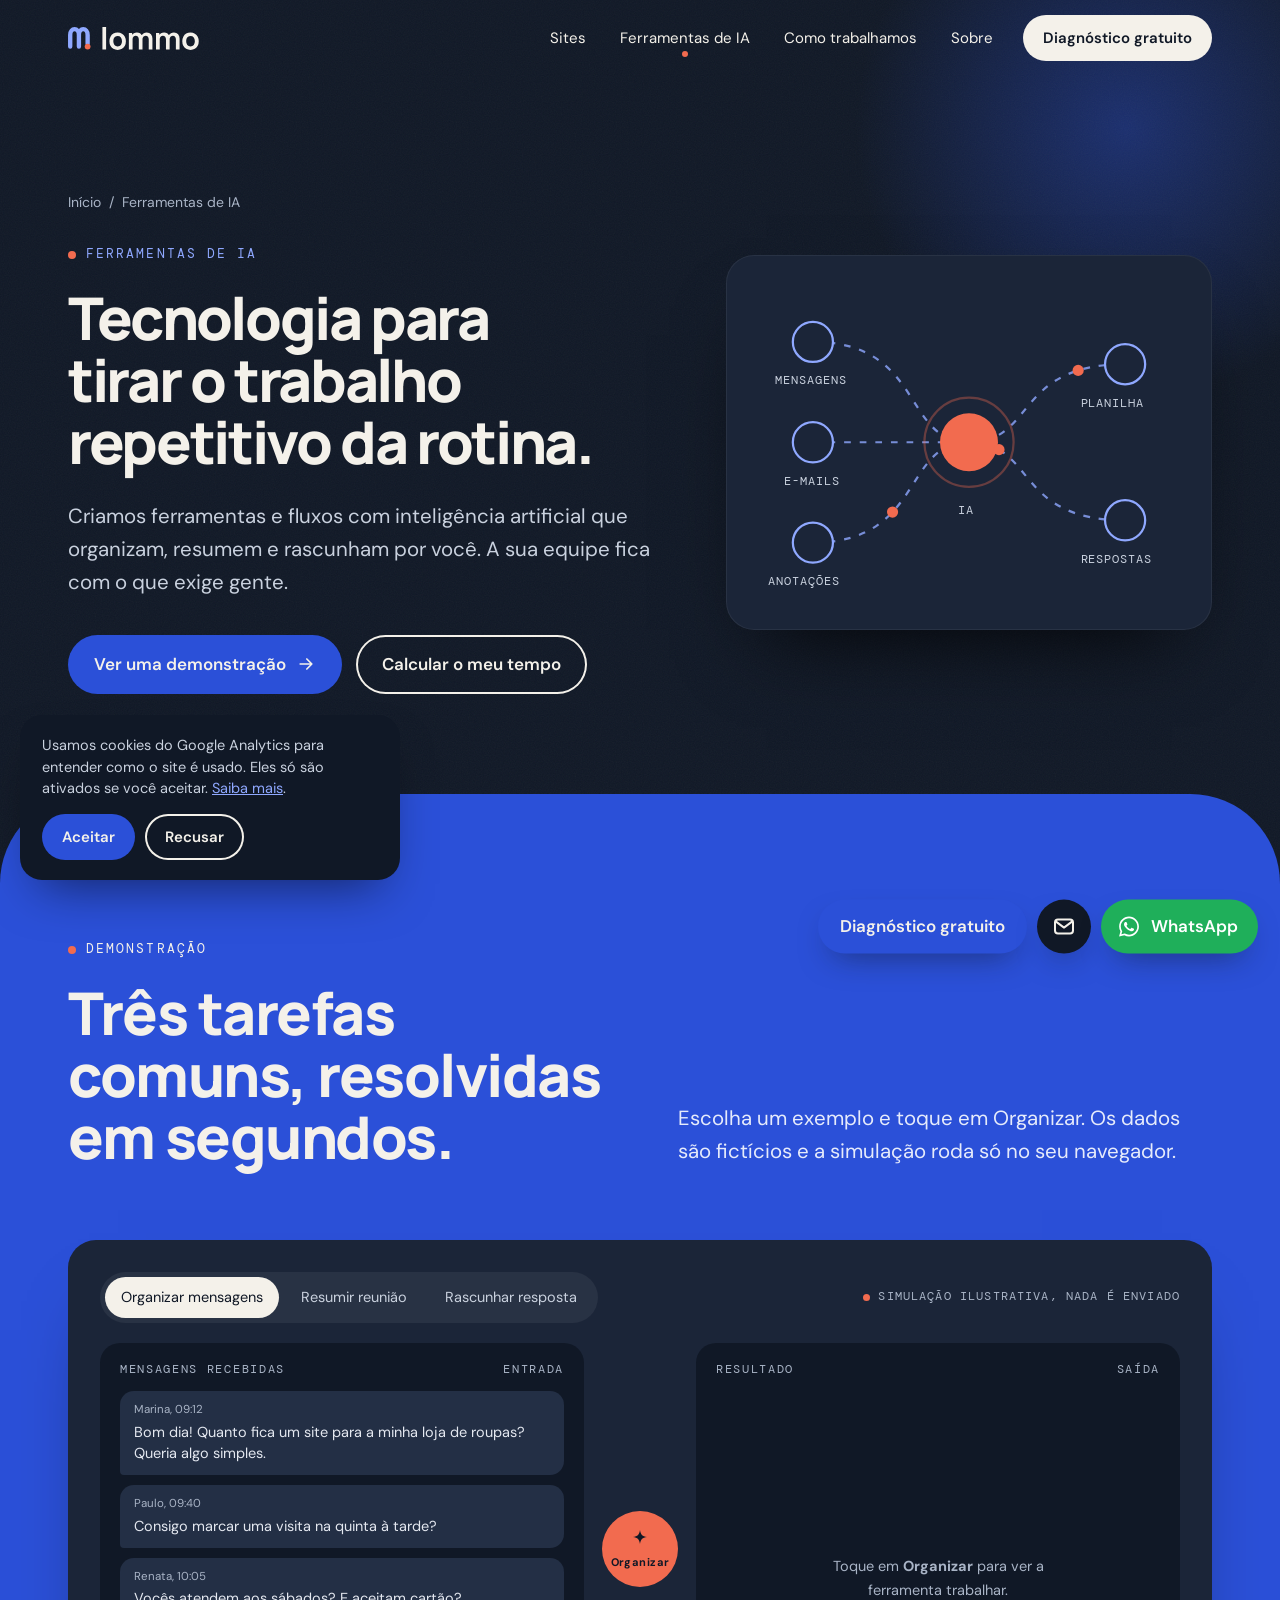
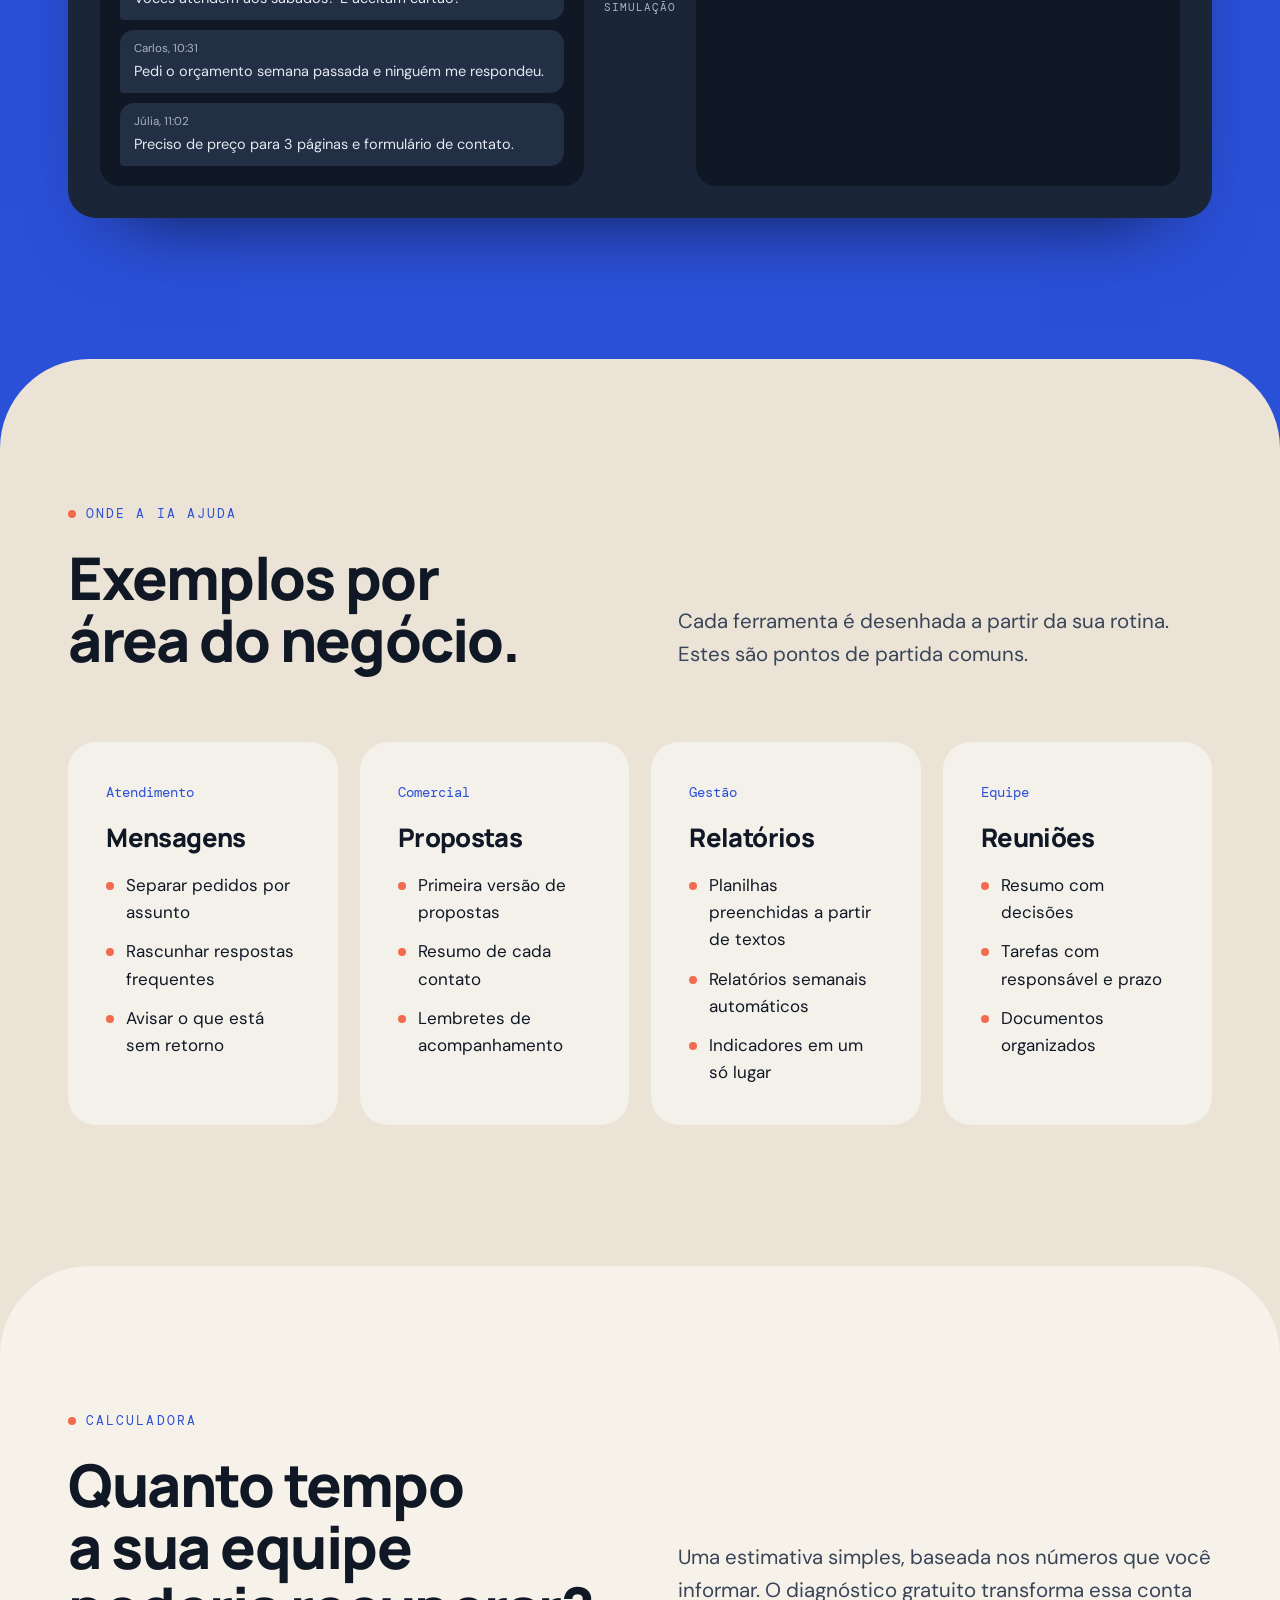
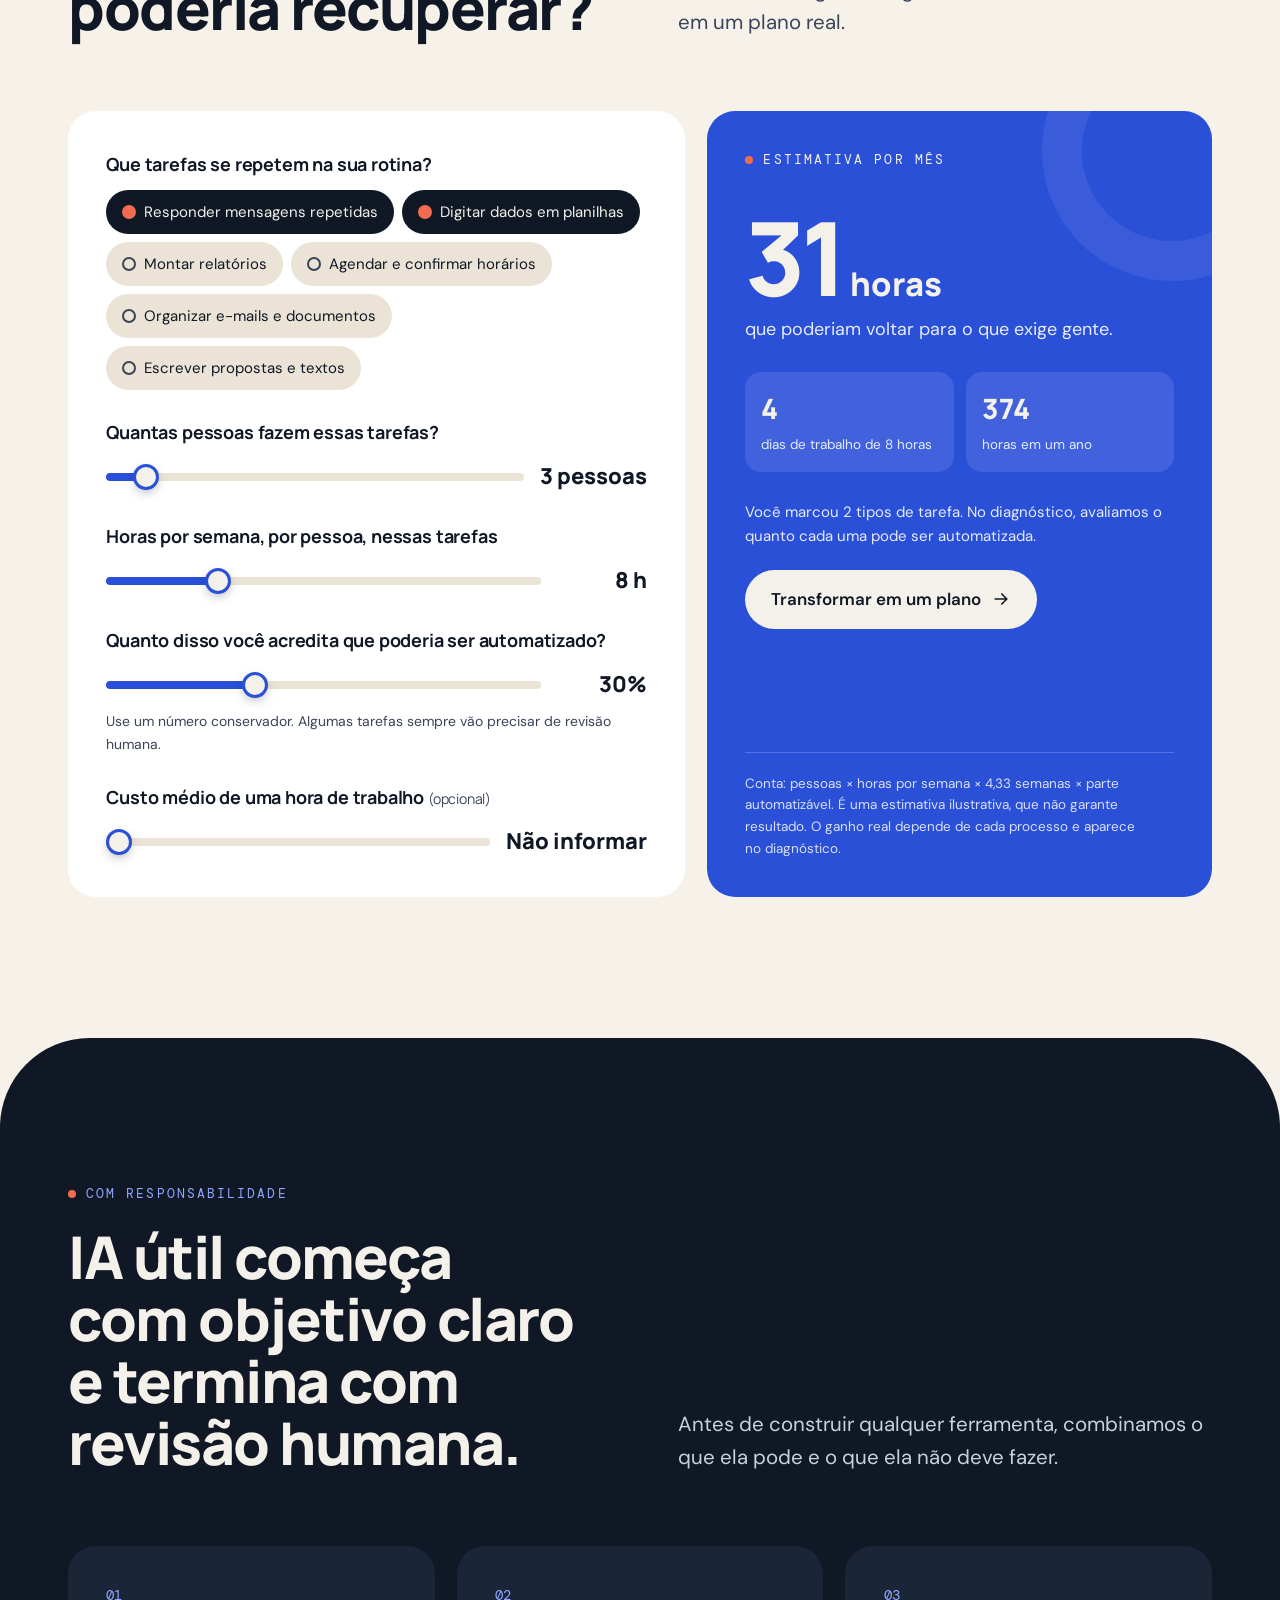
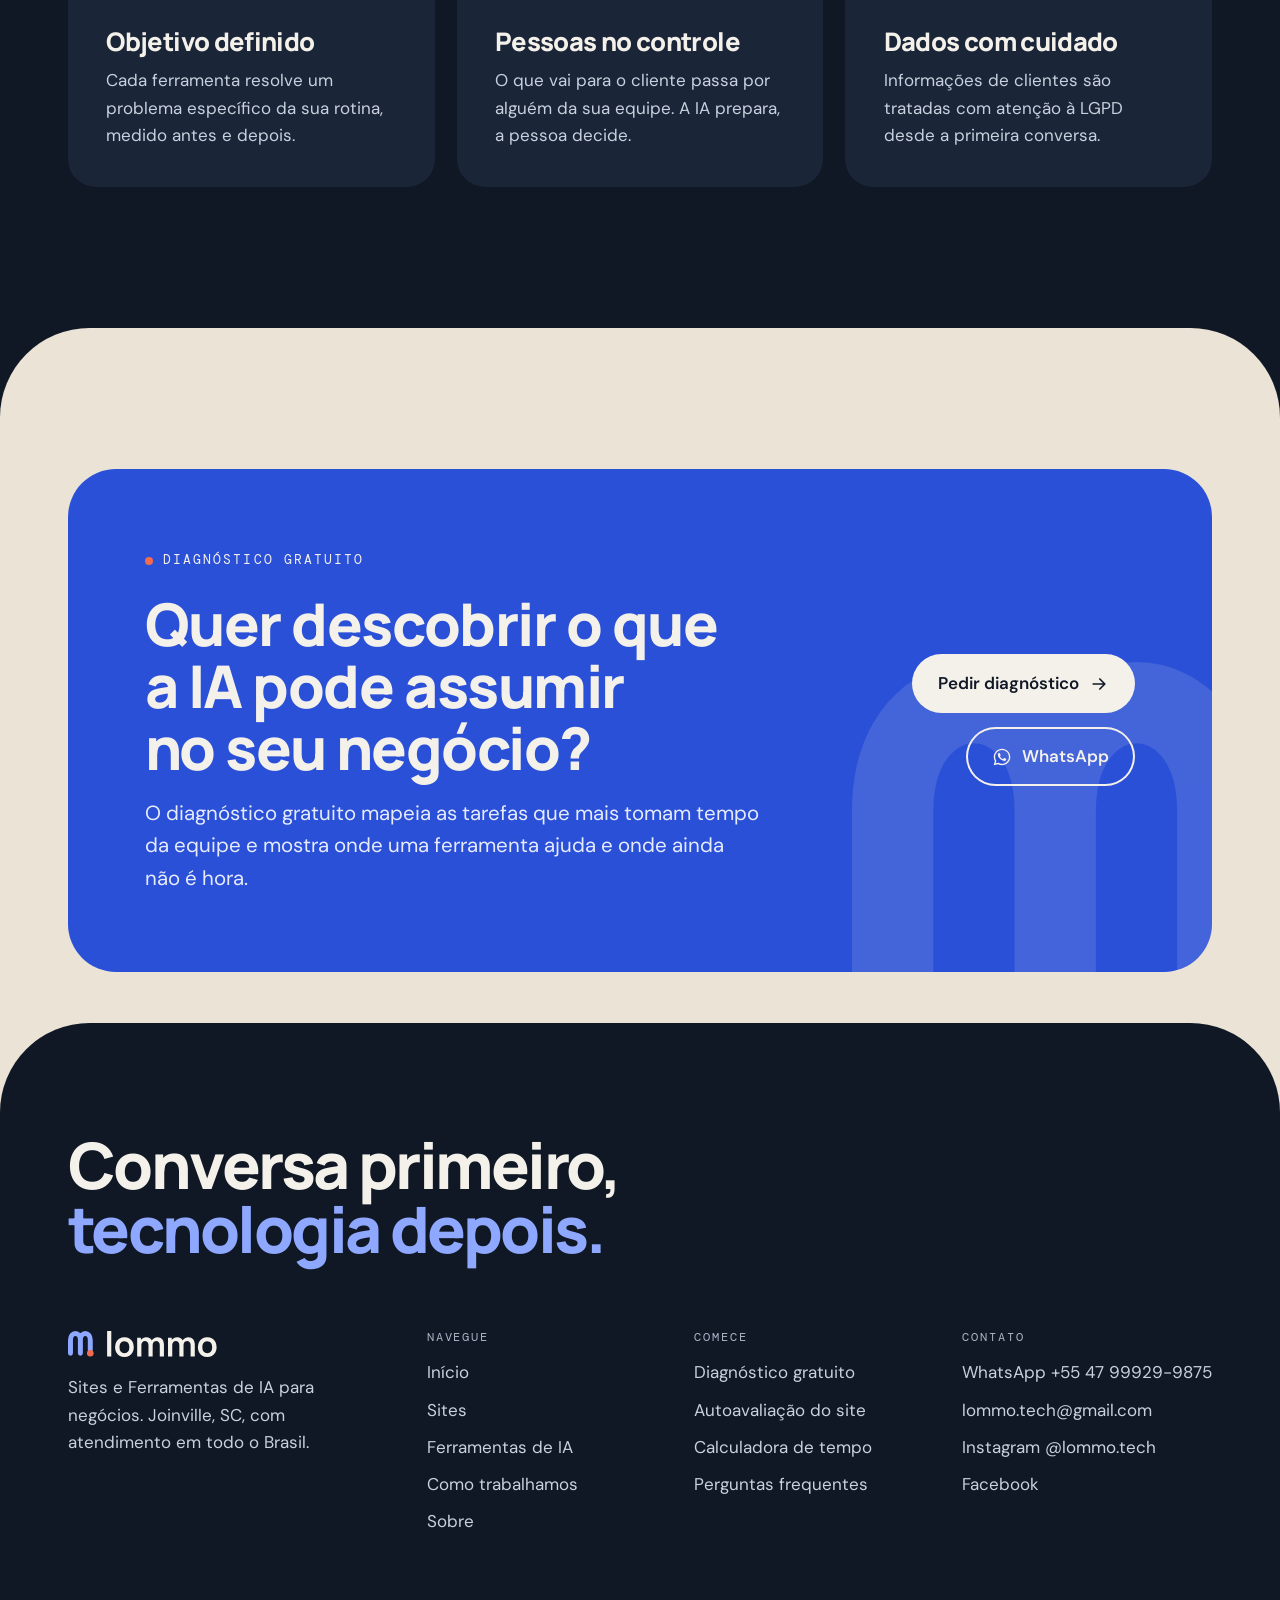
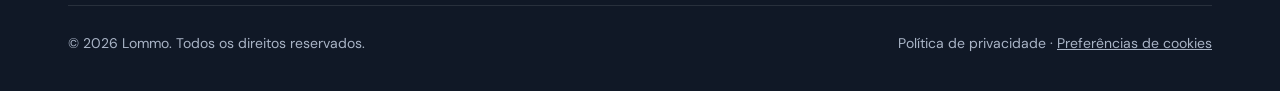
<file: ferramentas-de-ia/index.html>
<!DOCTYPE html><html lang="pt-BR"><head>
<script>
  window.dataLayer = window.dataLayer || [];
  function gtag(){dataLayer.push(arguments);}
  gtag('consent', 'default', {analytics_storage: 'denied', ad_storage: 'denied', ad_user_data: 'denied', ad_personalization: 'denied', wait_for_update: 500});
  try { if (localStorage.getItem('lommo_cookies') === 'aceito') gtag('consent', 'update', {analytics_storage: 'granted'}); } catch (e) {}
</script>
<script async src="https://www.googletagmanager.com/gtm.js?id=GTM-NJ5GCXKQ"></script>
<script>
  window.dataLayer = window.dataLayer || [];
  function gtag(){dataLayer.push(arguments);}
  gtag('js', new Date());
</script>
<meta charset="utf-8"><meta name="viewport" content="width=device-width,initial-scale=1,viewport-fit=cover">
<title>Ferramentas de IA | Lommo</title><meta name="description" content="Ferramentas e fluxos com inteligência artificial que organizam, resumem e rascunham por você. Veja uma demonstração e calcule o tempo que sua equipe pode recuperar."><link rel="canonical" href="https://lommo.com.br/ferramentas-de-ia/">
<meta name="theme-color" content="#EAE3D6"><meta name="color-scheme" content="light">
<meta property="og:type" content="website"><meta property="og:site_name" content="Lommo"><meta property="og:title" content="Ferramentas de IA | Lommo"><meta property="og:description" content="Ferramentas e fluxos com inteligência artificial que organizam, resumem e rascunham por você. Veja uma demonstração e calcule o tempo que sua equipe pode recuperar."><meta property="og:url" content="https://lommo.com.br/ferramentas-de-ia/"><meta property="og:image" content="https://lommo.com.br/assets/og.png"><meta property="og:image:width" content="1200"><meta property="og:image:height" content="630"><meta property="og:locale" content="pt_BR">
<meta name="twitter:card" content="summary_large_image">
<link rel="icon" href="/assets/favicon.svg" type="image/svg+xml">
<link rel="preload" href="/assets/fonts/manrope.woff2" as="font" type="font/woff2" crossorigin><link rel="preload" href="/assets/fonts/dmsans.woff2" as="font" type="font/woff2" crossorigin>
<link rel="stylesheet" href="/assets/site.css?v=07caa34d">
<script type="application/ld+json">{"@context": "https://schema.org", "@graph": [{"@type": "ProfessionalService", "@id": "https://lommo.com.br/#lommo", "name": "Lommo", "url": "https://lommo.com.br/", "description": "Sites e Ferramentas de IA para negócios.", "slogan": "Conversa primeiro, tecnologia depois.", "email": "lommo.tech@gmail.com", "telephone": "+55-47-99929-9875", "image": "https://lommo.com.br/assets/og.png", "logo": "https://lommo.com.br/assets/favicon.svg", "address": {"@type": "PostalAddress", "addressLocality": "Joinville", "addressRegion": "SC", "addressCountry": "BR"}, "areaServed": {"@type": "Country", "name": "Brasil"}, "founder": {"@type": "Person", "name": "Felipe Augusto Allage", "jobTitle": "Fundador e COO"}, "sameAs": ["https://instagram.com/lommo.tech", "https://www.facebook.com/lommo.tech"]}, {"@type": "WebSite", "@id": "https://lommo.com.br/#site", "url": "https://lommo.com.br/", "name": "Lommo", "inLanguage": "pt-BR", "publisher": {"@id": "https://lommo.com.br/#lommo"}}]}</script>
</head><body class="on-dark"><a class="skip" href="#conteudo">Pular para o conteúdo</a>
<header class="hd"><div class="wrap"><a class="logo" href="/" aria-label="Lommo, página inicial"><svg class="lg " viewBox="16.275 16.275 272.69 46.5" role="img" aria-label="Lommo"><g transform="translate(6.775 6.775)"><path class="p" d="M14 50 V26 C14 10 32 10 32 26 V50 M32 26 C32 10 50 10 50 26 V44"/><circle class="c" cx="50" cy="50" r="6"/></g><path class="w" transform="translate(82.305 62.775)" d="M5.061224489795918 0.0V-46.5H12.674028669084821V0.0ZM36.51459238480548 0.9489795918367346Q31.374288193060426 0.9489795918367346 27.552017647879463 -1.3602040816326528Q23.7297471026985 -3.6693877551020404 21.623547020737007 -7.736820049675143Q19.51734693877551 -11.804252344248246 19.51734693877551 -17.092178157884245Q19.51734693877551 -22.443369277642695 21.668359624123084 -26.505528819804287Q23.819372309470662 -30.567688361965878 27.64427923085738 -32.83996662996253Q31.4691861522441 -35.11224489795918 36.51459238480548 -35.11224489795918Q41.660169328962056 -35.11224489795918 45.49561982446787 -32.80569760069555Q49.33107031997369 -30.499150303431918 51.44781397605429 -26.436990761270327Q53.564557632134886 -22.374831219108735 53.564557632134886 -17.092178157884245Q53.564557632134886 -11.762074186363998 51.43199764952368 -7.697278267996651Q49.29943766691247 -3.6324823496293046 45.46135079520089 -1.341751378896285Q41.62326392348932 0.9489795918367346 36.51459238480548 0.9489795918367346ZM36.51459238480548 -6.189346375757334Q41.043380861866225 -6.189346375757334 43.27086969492386 -9.236655535016741Q45.4983585279815 -12.283964694276147 45.4983585279815 -17.092178157884245Q45.4983585279815 -22.053282134386958 43.241873418068394 -25.013600532376035Q40.985388308155294 -27.973918930365112 36.51459238480548 -27.973918930365112Q33.44619414660396 -27.973918930365112 31.471768468740038 -26.59261225486288Q29.497342790876115 -25.211305579360648 28.540444416902503 -22.76502262037627Q27.583546042928887 -20.3187396613919 27.583546042928887 -17.092178157884245Q27.583546042928887 -12.109987033143334 29.850576657665016 -9.149666704450334Q32.117607272401145 -6.189346375757334 36.51459238480548 -6.189346375757334ZM100.7816210688377 0.0 100.79216657366071 -20.74054440868144Q100.79216657366071 -24.27287535375478 99.0444441503408 -26.249927754304842Q97.29672172702088 -28.226980154854907 94.33905128946108 -28.226980154854907Q92.49908079809072 -28.226980154854907 91.04659968784877 -27.37553296770368Q89.59411857760682 -26.524085780552454 88.7400234300263 -24.908170583296794Q87.88592828244579 -23.292255386041134 87.88592828244579 -21.02521125637755L84.49071592992665 -23.028563705755737Q84.4643521678691 -26.581970214843746 86.09342993911432 -29.286563982282363Q87.72250771035954 -31.99115774972098 90.4982701204261 -33.49898152254065Q93.27403253049266 -35.00680529536033 96.69035906110491 -35.00680529536033Q102.37367180026307 -35.00680529536033 105.38932127660634 -31.614211942711655Q108.40497075294961 -28.221618590062977 108.40497075294961 -22.670093769929846L108.3944252481266 0.0ZM59.70136183135364 0.0V-34.16326530612245H66.43901267538266V-23.566415342992663H67.36688581194196V0.0ZM80.27312410315689 0.0 80.2836696079799 -20.666725874920278Q80.2836696079799 -24.22542058205118 78.54385631327726 -26.226200368453043Q76.80404301857462 -28.226980154854907 73.80946331413425 -28.226980154854907Q70.90450495505819 -28.226980154854907 69.13569538350006 -26.23146925945671Q67.36688581194196 -24.23595836405851 67.36688581194196 -21.02521125637755L63.97167345942283 -23.302731385522957Q63.97167345942283 -26.64524710518973 65.61656755719866 -29.289208081303805Q67.26146165497448 -31.933169057417885 70.0556748370735 -33.46998717638911Q72.84988801917251 -35.00680529536033 76.34002149932238 -35.00680529536033Q80.16754935128348 -35.00680529536033 82.73770144715601 -33.38036969243264Q85.30785354302853 -31.75393408950494 86.59689091273717 -28.95445008569834Q87.88592828244579 -26.15496608189174 87.88592828244579 -22.638457255460775L87.87538277762276 0.0ZM156.89794759944994 0.0 156.90849310427296 -20.74054440868144Q156.90849310427296 -24.27287535375478 155.16077068095305 -26.249927754304842Q153.41304825763314 -28.226980154854907 150.45537782007335 -28.226980154854907Q148.61540732870296 -28.226980154854907 147.162926218461 -27.37553296770368Q145.71044510821906 -26.524085780552454 144.85634996063857 -24.908170583296794Q144.00225481305804 -23.292255386041134 144.00225481305804 -21.02521125637755L140.6070424605389 -23.028563705755737Q140.58067869848134 -26.581970214843746 142.20975646972656 -29.286563982282363Q143.83883424097178 -31.99115774972098 146.61459665103834 -33.49898152254065Q149.3903590611049 -35.00680529536033 152.80668559171716 -35.00680529536033Q158.48999833087532 -35.00680529536033 161.5056478072186 -31.614211942711655Q164.52129728356186 -28.221618590062977 164.52129728356186 -22.670093769929846L164.51075177873884 0.0ZM115.81768836196588 0.0V-34.16326530612245H122.5553392059949V-23.566415342992663H123.48321234255421V0.0ZM136.38945063376914 0.0 136.39999613859214 -20.666725874920278Q136.39999613859214 -24.22542058205118 134.66018284388952 -26.226200368453043Q132.92036954918686 -28.226980154854907 129.9257898447465 -28.226980154854907Q127.02083148567044 -28.226980154854907 125.25202191411233 -26.23146925945671Q123.48321234255421 -24.23595836405851 123.48321234255421 -21.02521125637755L120.08799999003507 -23.302731385522957Q120.08799999003507 -26.64524710518973 121.7328940878109 -29.289208081303805Q123.37778818558674 -31.933169057417885 126.17200136768574 -33.46998717638911Q128.96621454978475 -35.00680529536033 132.45634802993465 -35.00680529536033Q136.28387588189574 -35.00680529536033 138.85402797776828 -33.38036969243264Q141.4241800736408 -31.75393408950494 142.71321744334944 -28.95445008569834Q144.00225481305804 -26.15496608189174 144.00225481305804 -22.638457255460775L143.99170930823502 0.0ZM187.08602095623405 0.9489795918367346Q181.945716764489 0.9489795918367346 178.12344621930805 -1.3602040816326528Q174.30117567412708 -3.6693877551020404 172.19497559216558 -7.736820049675143Q170.08877551020407 -11.804252344248246 170.08877551020407 -17.092178157884245Q170.08877551020407 -22.443369277642695 172.23978819555165 -26.505528819804287Q174.39080088089923 -30.567688361965878 178.21570780228595 -32.83996662996253Q182.04061472367266 -35.11224489795918 187.08602095623405 -35.11224489795918Q192.23159790039062 -35.11224489795918 196.06704839589645 -32.80569760069555Q199.90249889140227 -30.499150303431918 202.01924254748286 -26.436990761270327Q204.13598620356345 -22.374831219108735 204.13598620356345 -17.092178157884245Q204.13598620356345 -11.762074186363998 202.00342622095224 -7.697278267996651Q199.87086623834102 -3.6324823496293046 196.03277936662946 -1.341751378896285Q192.1946924949179 0.9489795918367346 187.08602095623405 0.9489795918367346ZM187.08602095623405 -6.189346375757334Q191.6148094332948 -6.189346375757334 193.84229826635243 -9.236655535016741Q196.06978709941006 -12.283964694276147 196.06978709941006 -17.092178157884245Q196.06978709941006 -22.053282134386958 193.81330198949695 -25.013600532376035Q191.55681687958386 -27.973918930365112 187.08602095623405 -27.973918930365112Q184.01762271803253 -27.973918930365112 182.0431970401686 -26.59261225486288Q180.0687713623047 -25.211305579360648 179.11187298833107 -22.76502262037627Q178.15497461435746 -20.3187396613919 178.15497461435746 -17.092178157884245Q178.15497461435746 -12.109987033143334 180.4220052290936 -9.149666704450334Q182.6890358438297 -6.189346375757334 187.08602095623405 -6.189346375757334Z"/></svg></a>
<nav class="nav" aria-label="Principal"><a class="l" href="/sites/">Sites</a><a class="l" href="/ferramentas-de-ia/" aria-current=page>Ferramentas de IA</a><a class="l" href="/como-trabalhamos/">Como trabalhamos</a><a class="l" href="/sobre/">Sobre</a><a class="btn sm" href="/diagnostico/">Diagnóstico gratuito</a></nav>
<button class="menu-bt" type="button" aria-expanded="false" aria-controls="mnav" aria-label="Abrir menu"><span></span></button></div></header>
<nav class="mnav" id="mnav" aria-label="Menu"><a href="/">Início</a><a href="/sites/">Sites</a><a href="/ferramentas-de-ia/" aria-current=page>Ferramentas de IA</a><a href="/como-trabalhamos/">Como trabalhamos</a><a href="/sobre/">Sobre</a><a class="btn" href="/diagnostico/">Diagnóstico gratuito <svg class="ico ar" viewBox="0 0 24 24" fill="none" stroke="currentColor" stroke-width="2" stroke-linecap="round" stroke-linejoin="round" aria-hidden="true"><path d="M5 12h14M13 6l6 6-6 6"/></svg></a>
<div class="mc"><a href="https://wa.me/5547999299875?text=Ol%C3%A1%21%20Vim%20pelo%20site%20da%20Lommo." style="font:inherit;font-size:15px;padding:0">WhatsApp +55 47 99929-9875</a><a href="mailto:lommo.tech@gmail.com" style="font:inherit;font-size:15px;padding:0">lommo.tech@gmail.com</a></div></nav><main id="conteudo"><section class="phero  has-art t-noite grain"><span class="hglow" aria-hidden="true"></span><div class="wrap"><div class="ptxt">
<p class="crumbs"><a href="/">Início</a><span aria-hidden="true">/</span><span>Ferramentas de IA</span></p>
<p class="k fx">Ferramentas de IA</p><h1 class="fx" style="animation-delay:.08s">Tecnologia para tirar o trabalho repetitivo da rotina.</h1><p class="lead fx" style="animation-delay:.16s">Criamos ferramentas e fluxos com inteligência artificial que organizam, resumem e rascunham por você. A sua equipe fica com o que exige gente.</p>
<div class="btns fx" style="animation-delay:.24s"><a class="btn" href="#demonstracao">Ver uma demonstração <svg class="ico ar" viewBox="0 0 24 24" fill="none" stroke="currentColor" stroke-width="2" stroke-linecap="round" stroke-linejoin="round" aria-hidden="true"><path d="M5 12h14M13 6l6 6-6 6"/></svg></a><a class="btn ghost" href="#calculadora">Calcular o meu tempo</a></div></div><div class="part fx" style="animation-delay:.3s" aria-hidden="true"><div class="art-ia"><svg viewBox="0 0 400 300">
<path class="ln" d="M60 60 C160 60 140 150 200 150"/><path class="ln" d="M60 150 L200 150"/><path class="ln" d="M60 240 C160 240 140 150 200 150"/>
<path class="ln" d="M200 150 C260 150 240 80 340 80"/><path class="ln" d="M200 150 C260 150 240 220 340 220"/>
<circle class="nd" cx="60" cy="60" r="18"/><circle class="nd" cx="60" cy="150" r="18"/><circle class="nd" cx="60" cy="240" r="18"/>
<circle class="core" cx="200" cy="150" r="40"/><circle class="nd c" cx="200" cy="150" r="26"/>
<circle class="nd" cx="340" cy="80" r="18"/><circle class="nd" cx="340" cy="220" r="18"/>
<text x="26" y="98">MENSAGENS</text><text x="34" y="188">E-MAILS</text><text x="20" y="278">ANOTAÇÕES</text><text x="190" y="214">IA</text><text x="300" y="118">PLANILHA</text><text x="300" y="258">RESPOSTAS</text>
<circle class="pk" r="5"><animateMotion dur="2.8s" repeatCount="indefinite" path="M60 60 C160 60 140 150 200 150 C260 150 240 80 340 80"/></circle>
<circle class="pk" r="5"><animateMotion dur="2.8s" begin="0.9s" repeatCount="indefinite" path="M60 150 L200 150 C260 150 240 220 340 220"/></circle>
<circle class="pk" r="5"><animateMotion dur="2.8s" begin="1.8s" repeatCount="indefinite" path="M60 240 C160 240 140 150 200 150 C260 150 240 80 340 80"/></circle></svg></div></div></div></section>
<section class="sec cobalto arch" id="demonstracao"><div class="wrap">
<div class="hgrid"><div><p class="k rv">Demonstração</p><h2 class="h2 rv d1">Três tarefas comuns, resolvidas em segundos.</h2></div>
<p class="lead rv d2">Escolha um exemplo e toque em Organizar. Os dados são fictícios e a simulação roda só no seu navegador.</p></div>
<div class="demo rv" data-demo="pedidos">
<div class="top"><div class="tabs" role="tablist" aria-label="Exemplos de ferramentas"><button type="button" role="tab" data-k="pedidos" aria-selected="false">Organizar mensagens</button><button type="button" role="tab" data-k="reuniao" aria-selected="false">Resumir reunião</button><button type="button" role="tab" data-k="resposta" aria-selected="false">Rascunhar resposta</button></div><span class="note">Simulação ilustrativa, nada é enviado</span></div>
<div class="panes"><div class="pane inp" aria-label="Entrada"></div>
<div class="mid"><button class="run" type="button" aria-label="Organizar com IA"><svg viewBox="0 0 24 24" fill="currentColor" aria-hidden="true"><path d="M12 2c.6 4.4 2.3 6.4 7 7-4.7.6-6.4 2.6-7 7-.6-4.4-2.3-6.4-7-7 4.7-.6 6.4-2.6 7-7Z"/></svg>Organizar</button><span class="lbl">Simulação</span></div>
<div class="pane out" aria-live="polite" aria-label="Resultado"></div></div>
<p class="live sr" aria-live="polite"></p></div>
</div></section>

<section class="sec arch"><div class="wrap">
<div class="hgrid"><div><p class="k rv">Onde a IA ajuda</p><h2 class="h2 rv d1">Exemplos por área do negócio.</h2></div>
<p class="lead rv d2">Cada ferramenta é desenhada a partir da sua rotina. Estes são pontos de partida comuns.</p></div>
<div class="cards c4">
<div class="card spot rv"><span class="n">Atendimento</span><h3>Mensagens</h3><ul class="list"><li>Separar pedidos por assunto</li><li>Rascunhar respostas frequentes</li><li>Avisar o que está sem retorno</li></ul></div>
<div class="card spot rv d1"><span class="n">Comercial</span><h3>Propostas</h3><ul class="list"><li>Primeira versão de propostas</li><li>Resumo de cada contato</li><li>Lembretes de acompanhamento</li></ul></div>
<div class="card spot rv d2"><span class="n">Gestão</span><h3>Relatórios</h3><ul class="list"><li>Planilhas preenchidas a partir de textos</li><li>Relatórios semanais automáticos</li><li>Indicadores em um só lugar</li></ul></div>
<div class="card spot rv d3"><span class="n">Equipe</span><h3>Reuniões</h3><ul class="list"><li>Resumo com decisões</li><li>Tarefas com responsável e prazo</li><li>Documentos organizados</li></ul></div>
</div></div></section>

<section class="sec claro arch" id="calculadora"><div class="wrap">
<div class="hgrid"><div><p class="k rv">Calculadora</p><h2 class="h2 rv d1">Quanto tempo a sua equipe poderia recuperar?</h2></div>
<p class="lead rv d2">Uma estimativa simples, baseada nos números que você informar. O diagnóstico gratuito transforma essa conta em um plano real.</p></div>
<div class="calc" data-calc>
<form class="ci rv" onsubmit="return false" aria-label="Dados da calculadora">
<fieldset><legend>Que tarefas se repetem na sua rotina?</legend><div class="chips"><label class="chip"><input type="checkbox" name="t" value="Responder mensagens repetidas" checked><span>Responder mensagens repetidas</span></label><label class="chip"><input type="checkbox" name="t" value="Digitar dados em planilhas" checked><span>Digitar dados em planilhas</span></label><label class="chip"><input type="checkbox" name="t" value="Montar relatórios"><span>Montar relatórios</span></label><label class="chip"><input type="checkbox" name="t" value="Agendar e confirmar horários"><span>Agendar e confirmar horários</span></label><label class="chip"><input type="checkbox" name="t" value="Organizar e-mails e documentos"><span>Organizar e-mails e documentos</span></label><label class="chip"><input type="checkbox" name="t" value="Escrever propostas e textos"><span>Escrever propostas e textos</span></label></div></fieldset>
<fieldset><label class="t" for="c-pes">Quantas pessoas fazem essas tarefas?</label><div class="rng"><input id="c-pes" type="range" min="1" max="30" value="3"><output id="o-pes" for="c-pes">3 pessoas</output></div></fieldset>
<fieldset><label class="t" for="c-hrs">Horas por semana, por pessoa, nessas tarefas</label><div class="rng"><input id="c-hrs" type="range" min="1" max="30" value="8"><output id="o-hrs" for="c-hrs">8 h</output></div></fieldset>
<fieldset><label class="t" for="c-pct">Quanto disso você acredita que poderia ser automatizado?</label><div class="rng"><input id="c-pct" type="range" min="10" max="70" step="5" value="30"><output id="o-pct" for="c-pct">30%</output><small>Use um número conservador. Algumas tarefas sempre vão precisar de revisão humana.</small></div></fieldset>
<fieldset style="margin-bottom:0"><label class="t" for="c-val">Custo médio de uma hora de trabalho <span style="font-weight:400;font-size:14px;color:var(--graf)">(opcional)</span></label><div class="rng"><input id="c-val" type="range" min="0" max="200" step="5" value="0"><output id="o-val" for="c-val">Não informar</output></div></fieldset>
</form>
<div class="res rv d1" aria-live="polite"><span class="orb" aria-hidden="true"></span>
<p class="k">Estimativa por mês</p><p class="big"><span id="r-h">0</span><small>horas</small></p><p class="sub">que poderiam voltar para o que exige gente.</p>
<div class="kpis"><div class="kpi"><span id="r-d">0</span><small>dias de trabalho de 8 horas</small></div><div class="kpi"><span id="r-a">0</span><small>horas em um ano</small></div><div class="kpi" style="grid-column:1/-1"><span id="r-v">R$ 0</span><small>em horas de trabalho por mês</small></div></div>
<p id="r-t" style="color:#E6EBFB;font-size:15px"></p>
<a class="btn light" href="/diagnostico/">Transformar em um plano <svg class="ico ar" viewBox="0 0 24 24" fill="none" stroke="currentColor" stroke-width="2" stroke-linecap="round" stroke-linejoin="round" aria-hidden="true"><path d="M5 12h14M13 6l6 6-6 6"/></svg></a>
<p class="disc">Conta: pessoas × horas por semana × 4,33 semanas × parte automatizável. É uma estimativa ilustrativa, que não garante resultado. O ganho real depende de cada processo e aparece no diagnóstico.</p>
</div></div></div></section>

<section class="sec dark arch"><div class="wrap">
<div class="hgrid"><div><p class="k rv">Com responsabilidade</p><h2 class="h2 rv d1">IA útil começa com objetivo claro e termina com revisão humana.</h2></div>
<p class="lead rv d2">Antes de construir qualquer ferramenta, combinamos o que ela pode e o que ela não deve fazer.</p></div>
<div class="cards c3">
<div class="card rv"><span class="n">01</span><h3>Objetivo definido</h3><p>Cada ferramenta resolve um problema específico da sua rotina, medido antes e depois.</p></div>
<div class="card rv d1"><span class="n">02</span><h3>Pessoas no controle</h3><p>O que vai para o cliente passa por alguém da sua equipe. A IA prepara, a pessoa decide.</p></div>
<div class="card rv d2"><span class="n">03</span><h3>Dados com cuidado</h3><p>Informações de clientes são tratadas com atenção à LGPD desde a primeira conversa.</p></div>
</div></div></section>
<section class="sec arch"><div class="wrap"><div class="cta-band rv">
<svg class="bgsym" viewBox="9.5 9.5 46.5 46.5" aria-hidden="true"><path d="M14 50 V26 C14 10 32 10 32 26 V50 M32 26 C32 10 50 10 50 26 V44" fill="none" stroke-width="9" stroke-linecap="round"/></svg>
<div><p class="k">Diagnóstico gratuito</p><h2>Quer descobrir o que a IA pode assumir no seu negócio?</h2><p class="lead">O diagnóstico gratuito mapeia as tarefas que mais tomam tempo da equipe e mostra onde uma ferramenta ajuda e onde ainda não é hora.</p></div>
<div class="btns"><a class="btn light" href="/diagnostico/">Pedir diagnóstico <svg class="ico ar" viewBox="0 0 24 24" fill="none" stroke="currentColor" stroke-width="2" stroke-linecap="round" stroke-linejoin="round" aria-hidden="true"><path d="M5 12h14M13 6l6 6-6 6"/></svg></a><a class="btn ghost" href="https://wa.me/5547999299875?text=Ol%C3%A1%21%20Vim%20pelo%20site%20da%20Lommo."><svg class="ico" viewBox="0 0 24 24" fill="currentColor" aria-hidden="true"><path d="M12.04 2C6.58 2 2.13 6.45 2.13 11.91c0 1.75.46 3.45 1.32 4.95L2.05 22l5.25-1.38c1.45.79 3.08 1.21 4.74 1.21 5.46 0 9.91-4.45 9.91-9.91C21.95 6.45 17.5 2 12.04 2Zm0 18.15c-1.48 0-2.93-.4-4.2-1.15l-.3-.18-3.12.82.83-3.04-.2-.31a8.23 8.23 0 0 1-1.26-4.38c0-4.54 3.7-8.24 8.25-8.24 4.54 0 8.24 3.7 8.24 8.24 0 4.55-3.7 8.24-8.24 8.24Zm4.52-6.16c-.25-.12-1.47-.72-1.69-.81-.23-.08-.39-.12-.56.12-.16.25-.64.81-.79.97-.14.17-.29.19-.54.06-.25-.12-1.05-.38-1.99-1.22-.74-.66-1.23-1.47-1.38-1.72-.14-.25-.02-.38.11-.51.11-.11.25-.29.37-.43.13-.15.17-.25.25-.42.08-.16.04-.31-.02-.43-.06-.12-.56-1.34-.76-1.84-.2-.48-.41-.42-.56-.43h-.48c-.17 0-.43.06-.66.31-.22.25-.86.85-.86 2.07 0 1.22.89 2.4 1.01 2.56.12.17 1.75 2.67 4.23 3.74.59.26 1.05.41 1.41.52.59.19 1.13.16 1.56.1.48-.07 1.47-.6 1.67-1.18.21-.58.21-1.07.14-1.18-.06-.1-.22-.16-.47-.28Z"/></svg> WhatsApp</a></div>
</div></div></section></main><footer class="ft arch"><div class="wrap">
<p class="big">Conversa primeiro, <em>tecnologia depois.</em></p>
<div class="cols">
<div><svg class="lg neg" viewBox="16.275 16.275 272.69 46.5" role="img" aria-label="Lommo"><g transform="translate(6.775 6.775)"><path class="p" d="M14 50 V26 C14 10 32 10 32 26 V50 M32 26 C32 10 50 10 50 26 V44"/><circle class="c" cx="50" cy="50" r="6"/></g><path class="w" transform="translate(82.305 62.775)" d="M5.061224489795918 0.0V-46.5H12.674028669084821V0.0ZM36.51459238480548 0.9489795918367346Q31.374288193060426 0.9489795918367346 27.552017647879463 -1.3602040816326528Q23.7297471026985 -3.6693877551020404 21.623547020737007 -7.736820049675143Q19.51734693877551 -11.804252344248246 19.51734693877551 -17.092178157884245Q19.51734693877551 -22.443369277642695 21.668359624123084 -26.505528819804287Q23.819372309470662 -30.567688361965878 27.64427923085738 -32.83996662996253Q31.4691861522441 -35.11224489795918 36.51459238480548 -35.11224489795918Q41.660169328962056 -35.11224489795918 45.49561982446787 -32.80569760069555Q49.33107031997369 -30.499150303431918 51.44781397605429 -26.436990761270327Q53.564557632134886 -22.374831219108735 53.564557632134886 -17.092178157884245Q53.564557632134886 -11.762074186363998 51.43199764952368 -7.697278267996651Q49.29943766691247 -3.6324823496293046 45.46135079520089 -1.341751378896285Q41.62326392348932 0.9489795918367346 36.51459238480548 0.9489795918367346ZM36.51459238480548 -6.189346375757334Q41.043380861866225 -6.189346375757334 43.27086969492386 -9.236655535016741Q45.4983585279815 -12.283964694276147 45.4983585279815 -17.092178157884245Q45.4983585279815 -22.053282134386958 43.241873418068394 -25.013600532376035Q40.985388308155294 -27.973918930365112 36.51459238480548 -27.973918930365112Q33.44619414660396 -27.973918930365112 31.471768468740038 -26.59261225486288Q29.497342790876115 -25.211305579360648 28.540444416902503 -22.76502262037627Q27.583546042928887 -20.3187396613919 27.583546042928887 -17.092178157884245Q27.583546042928887 -12.109987033143334 29.850576657665016 -9.149666704450334Q32.117607272401145 -6.189346375757334 36.51459238480548 -6.189346375757334ZM100.7816210688377 0.0 100.79216657366071 -20.74054440868144Q100.79216657366071 -24.27287535375478 99.0444441503408 -26.249927754304842Q97.29672172702088 -28.226980154854907 94.33905128946108 -28.226980154854907Q92.49908079809072 -28.226980154854907 91.04659968784877 -27.37553296770368Q89.59411857760682 -26.524085780552454 88.7400234300263 -24.908170583296794Q87.88592828244579 -23.292255386041134 87.88592828244579 -21.02521125637755L84.49071592992665 -23.028563705755737Q84.4643521678691 -26.581970214843746 86.09342993911432 -29.286563982282363Q87.72250771035954 -31.99115774972098 90.4982701204261 -33.49898152254065Q93.27403253049266 -35.00680529536033 96.69035906110491 -35.00680529536033Q102.37367180026307 -35.00680529536033 105.38932127660634 -31.614211942711655Q108.40497075294961 -28.221618590062977 108.40497075294961 -22.670093769929846L108.3944252481266 0.0ZM59.70136183135364 0.0V-34.16326530612245H66.43901267538266V-23.566415342992663H67.36688581194196V0.0ZM80.27312410315689 0.0 80.2836696079799 -20.666725874920278Q80.2836696079799 -24.22542058205118 78.54385631327726 -26.226200368453043Q76.80404301857462 -28.226980154854907 73.80946331413425 -28.226980154854907Q70.90450495505819 -28.226980154854907 69.13569538350006 -26.23146925945671Q67.36688581194196 -24.23595836405851 67.36688581194196 -21.02521125637755L63.97167345942283 -23.302731385522957Q63.97167345942283 -26.64524710518973 65.61656755719866 -29.289208081303805Q67.26146165497448 -31.933169057417885 70.0556748370735 -33.46998717638911Q72.84988801917251 -35.00680529536033 76.34002149932238 -35.00680529536033Q80.16754935128348 -35.00680529536033 82.73770144715601 -33.38036969243264Q85.30785354302853 -31.75393408950494 86.59689091273717 -28.95445008569834Q87.88592828244579 -26.15496608189174 87.88592828244579 -22.638457255460775L87.87538277762276 0.0ZM156.89794759944994 0.0 156.90849310427296 -20.74054440868144Q156.90849310427296 -24.27287535375478 155.16077068095305 -26.249927754304842Q153.41304825763314 -28.226980154854907 150.45537782007335 -28.226980154854907Q148.61540732870296 -28.226980154854907 147.162926218461 -27.37553296770368Q145.71044510821906 -26.524085780552454 144.85634996063857 -24.908170583296794Q144.00225481305804 -23.292255386041134 144.00225481305804 -21.02521125637755L140.6070424605389 -23.028563705755737Q140.58067869848134 -26.581970214843746 142.20975646972656 -29.286563982282363Q143.83883424097178 -31.99115774972098 146.61459665103834 -33.49898152254065Q149.3903590611049 -35.00680529536033 152.80668559171716 -35.00680529536033Q158.48999833087532 -35.00680529536033 161.5056478072186 -31.614211942711655Q164.52129728356186 -28.221618590062977 164.52129728356186 -22.670093769929846L164.51075177873884 0.0ZM115.81768836196588 0.0V-34.16326530612245H122.5553392059949V-23.566415342992663H123.48321234255421V0.0ZM136.38945063376914 0.0 136.39999613859214 -20.666725874920278Q136.39999613859214 -24.22542058205118 134.66018284388952 -26.226200368453043Q132.92036954918686 -28.226980154854907 129.9257898447465 -28.226980154854907Q127.02083148567044 -28.226980154854907 125.25202191411233 -26.23146925945671Q123.48321234255421 -24.23595836405851 123.48321234255421 -21.02521125637755L120.08799999003507 -23.302731385522957Q120.08799999003507 -26.64524710518973 121.7328940878109 -29.289208081303805Q123.37778818558674 -31.933169057417885 126.17200136768574 -33.46998717638911Q128.96621454978475 -35.00680529536033 132.45634802993465 -35.00680529536033Q136.28387588189574 -35.00680529536033 138.85402797776828 -33.38036969243264Q141.4241800736408 -31.75393408950494 142.71321744334944 -28.95445008569834Q144.00225481305804 -26.15496608189174 144.00225481305804 -22.638457255460775L143.99170930823502 0.0ZM187.08602095623405 0.9489795918367346Q181.945716764489 0.9489795918367346 178.12344621930805 -1.3602040816326528Q174.30117567412708 -3.6693877551020404 172.19497559216558 -7.736820049675143Q170.08877551020407 -11.804252344248246 170.08877551020407 -17.092178157884245Q170.08877551020407 -22.443369277642695 172.23978819555165 -26.505528819804287Q174.39080088089923 -30.567688361965878 178.21570780228595 -32.83996662996253Q182.04061472367266 -35.11224489795918 187.08602095623405 -35.11224489795918Q192.23159790039062 -35.11224489795918 196.06704839589645 -32.80569760069555Q199.90249889140227 -30.499150303431918 202.01924254748286 -26.436990761270327Q204.13598620356345 -22.374831219108735 204.13598620356345 -17.092178157884245Q204.13598620356345 -11.762074186363998 202.00342622095224 -7.697278267996651Q199.87086623834102 -3.6324823496293046 196.03277936662946 -1.341751378896285Q192.1946924949179 0.9489795918367346 187.08602095623405 0.9489795918367346ZM187.08602095623405 -6.189346375757334Q191.6148094332948 -6.189346375757334 193.84229826635243 -9.236655535016741Q196.06978709941006 -12.283964694276147 196.06978709941006 -17.092178157884245Q196.06978709941006 -22.053282134386958 193.81330198949695 -25.013600532376035Q191.55681687958386 -27.973918930365112 187.08602095623405 -27.973918930365112Q184.01762271803253 -27.973918930365112 182.0431970401686 -26.59261225486288Q180.0687713623047 -25.211305579360648 179.11187298833107 -22.76502262037627Q178.15497461435746 -20.3187396613919 178.15497461435746 -17.092178157884245Q178.15497461435746 -12.109987033143334 180.4220052290936 -9.149666704450334Q182.6890358438297 -6.189346375757334 187.08602095623405 -6.189346375757334Z"/></svg><p style="margin-top:18px;max-width:34ch">Sites e Ferramentas de IA para negócios. Joinville, SC, com atendimento em todo o Brasil.</p></div>
<div><h4>Navegue</h4><ul><li><a href="/">Início</a></li><li><a href="/sites/">Sites</a></li><li><a href="/ferramentas-de-ia/">Ferramentas de IA</a></li><li><a href="/como-trabalhamos/">Como trabalhamos</a></li><li><a href="/sobre/">Sobre</a></li></ul></div>
<div><h4>Comece</h4><ul><li><a href="/diagnostico/">Diagnóstico gratuito</a></li><li><a href="/sites/#autoavaliacao">Autoavaliação do site</a></li><li><a href="/ferramentas-de-ia/#calculadora">Calculadora de tempo</a></li><li><a href="/como-trabalhamos/#perguntas">Perguntas frequentes</a></li></ul></div>
<div><h4>Contato</h4><ul><li><a href="https://wa.me/5547999299875?text=Ol%C3%A1%21%20Vim%20pelo%20site%20da%20Lommo.">WhatsApp +55 47 99929-9875</a></li><li><a href="mailto:lommo.tech@gmail.com">lommo.tech@gmail.com</a></li><li><a href="https://instagram.com/lommo.tech" rel="noopener">Instagram @lommo.tech</a></li><li><a href="https://www.facebook.com/lommo.tech" rel="noopener">Facebook</a></li></ul></div>
</div>
<div class="bot"><span>© <span data-ano>2026</span> Lommo. Todos os direitos reservados.</span><span><a href="/privacidade/">Política de privacidade</a> · <button type="button" class="ckopen" data-ck-open>Preferências de cookies</button></span></div>
</div></footer><div class="fab" aria-label="Contato rápido"><a class="dg" href="/diagnostico/">Diagnóstico gratuito</a><a class="em" href="mailto:lommo.tech@gmail.com" aria-label="Enviar e-mail para a Lommo"><svg class="ico" viewBox="0 0 24 24" fill="none" stroke="currentColor" stroke-width="2" stroke-linecap="round" stroke-linejoin="round" aria-hidden="true"><rect x="3" y="5" width="18" height="14" rx="3"/><path d="m4 7 8 6 8-6"/></svg></a><a class="wa" href="https://wa.me/5547999299875?text=Ol%C3%A1%21%20Vim%20pelo%20site%20da%20Lommo." aria-label="Conversar no WhatsApp"><svg class="ico" viewBox="0 0 24 24" fill="currentColor" aria-hidden="true"><path d="M12.04 2C6.58 2 2.13 6.45 2.13 11.91c0 1.75.46 3.45 1.32 4.95L2.05 22l5.25-1.38c1.45.79 3.08 1.21 4.74 1.21 5.46 0 9.91-4.45 9.91-9.91C21.95 6.45 17.5 2 12.04 2Zm0 18.15c-1.48 0-2.93-.4-4.2-1.15l-.3-.18-3.12.82.83-3.04-.2-.31a8.23 8.23 0 0 1-1.26-4.38c0-4.54 3.7-8.24 8.25-8.24 4.54 0 8.24 3.7 8.24 8.24 0 4.55-3.7 8.24-8.24 8.24Zm4.52-6.16c-.25-.12-1.47-.72-1.69-.81-.23-.08-.39-.12-.56.12-.16.25-.64.81-.79.97-.14.17-.29.19-.54.06-.25-.12-1.05-.38-1.99-1.22-.74-.66-1.23-1.47-1.38-1.72-.14-.25-.02-.38.11-.51.11-.11.25-.29.37-.43.13-.15.17-.25.25-.42.08-.16.04-.31-.02-.43-.06-.12-.56-1.34-.76-1.84-.2-.48-.41-.42-.56-.43h-.48c-.17 0-.43.06-.66.31-.22.25-.86.85-.86 2.07 0 1.22.89 2.4 1.01 2.56.12.17 1.75 2.67 4.23 3.74.59.26 1.05.41 1.41.52.59.19 1.13.16 1.56.1.48-.07 1.47-.6 1.67-1.18.21-.58.21-1.07.14-1.18-.06-.1-.22-.16-.47-.28Z"/></svg><span>WhatsApp</span></a></div>
<nav class="mbar" aria-label="Contato rápido"><a class="wa" href="https://wa.me/5547999299875?text=Ol%C3%A1%21%20Vim%20pelo%20site%20da%20Lommo."><svg class="ico" viewBox="0 0 24 24" fill="currentColor" aria-hidden="true"><path d="M12.04 2C6.58 2 2.13 6.45 2.13 11.91c0 1.75.46 3.45 1.32 4.95L2.05 22l5.25-1.38c1.45.79 3.08 1.21 4.74 1.21 5.46 0 9.91-4.45 9.91-9.91C21.95 6.45 17.5 2 12.04 2Zm0 18.15c-1.48 0-2.93-.4-4.2-1.15l-.3-.18-3.12.82.83-3.04-.2-.31a8.23 8.23 0 0 1-1.26-4.38c0-4.54 3.7-8.24 8.25-8.24 4.54 0 8.24 3.7 8.24 8.24 0 4.55-3.7 8.24-8.24 8.24Zm4.52-6.16c-.25-.12-1.47-.72-1.69-.81-.23-.08-.39-.12-.56.12-.16.25-.64.81-.79.97-.14.17-.29.19-.54.06-.25-.12-1.05-.38-1.99-1.22-.74-.66-1.23-1.47-1.38-1.72-.14-.25-.02-.38.11-.51.11-.11.25-.29.37-.43.13-.15.17-.25.25-.42.08-.16.04-.31-.02-.43-.06-.12-.56-1.34-.76-1.84-.2-.48-.41-.42-.56-.43h-.48c-.17 0-.43.06-.66.31-.22.25-.86.85-.86 2.07 0 1.22.89 2.4 1.01 2.56.12.17 1.75 2.67 4.23 3.74.59.26 1.05.41 1.41.52.59.19 1.13.16 1.56.1.48-.07 1.47-.6 1.67-1.18.21-.58.21-1.07.14-1.18-.06-.1-.22-.16-.47-.28Z"/></svg>WhatsApp</a><a href="mailto:lommo.tech@gmail.com"><svg class="ico" viewBox="0 0 24 24" fill="none" stroke="currentColor" stroke-width="2" stroke-linecap="round" stroke-linejoin="round" aria-hidden="true"><rect x="3" y="5" width="18" height="14" rx="3"/><path d="m4 7 8 6 8-6"/></svg>E-mail</a><a class="dg" href="/diagnostico/">Diagnóstico <svg class="ico ar" viewBox="0 0 24 24" fill="none" stroke="currentColor" stroke-width="2" stroke-linecap="round" stroke-linejoin="round" aria-hidden="true"><path d="M5 12h14M13 6l6 6-6 6"/></svg></a></nav><div class="ck" id="ck" role="dialog" aria-live="polite" aria-label="Aviso de cookies" hidden><p>Usamos cookies do Google Analytics para entender como o site é usado. Eles só são ativados se você aceitar. <a href="/privacidade/#cookies">Saiba mais</a>.</p><div class="ckb"><button type="button" class="btn sm" data-ck="aceito">Aceitar</button><button type="button" class="btn ghost sm" data-ck="recusado">Recusar</button></div></div><script src="/assets/site.js?v=c4030791" defer></script></body></html>
</file>
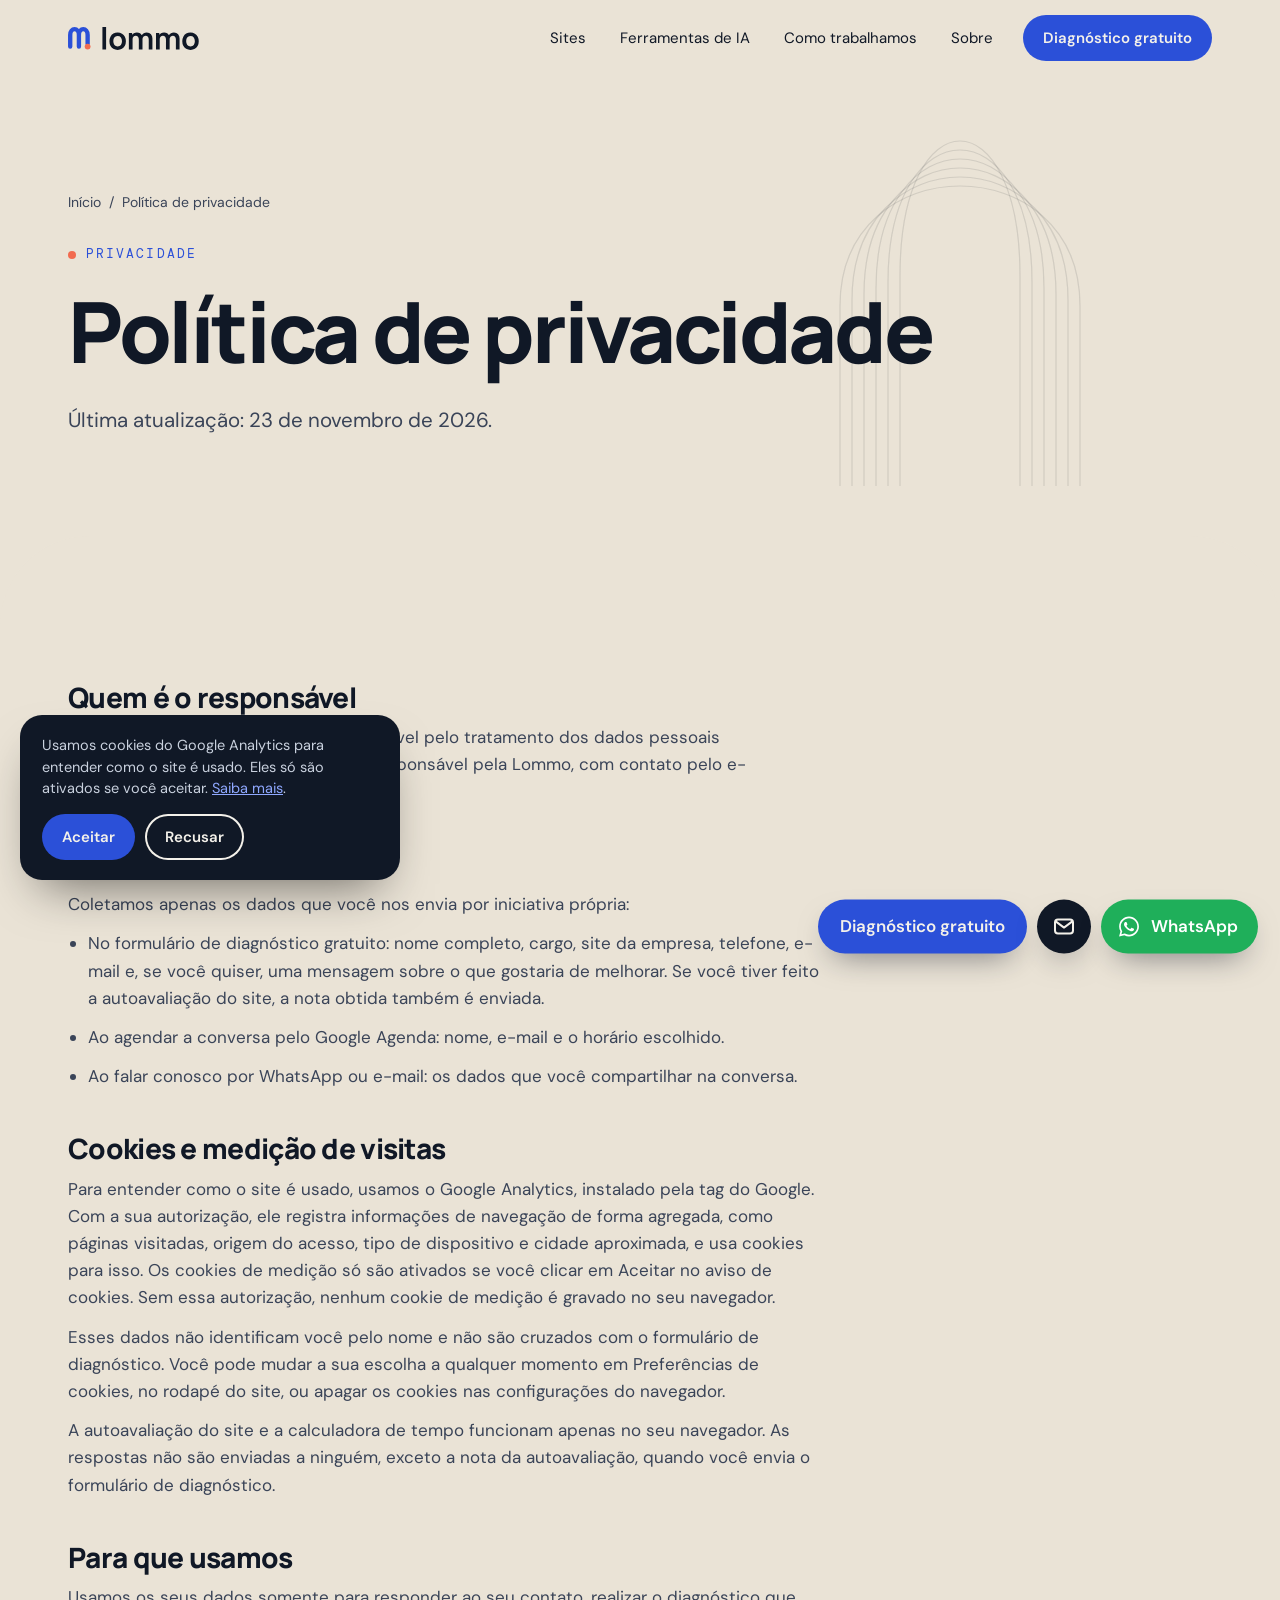
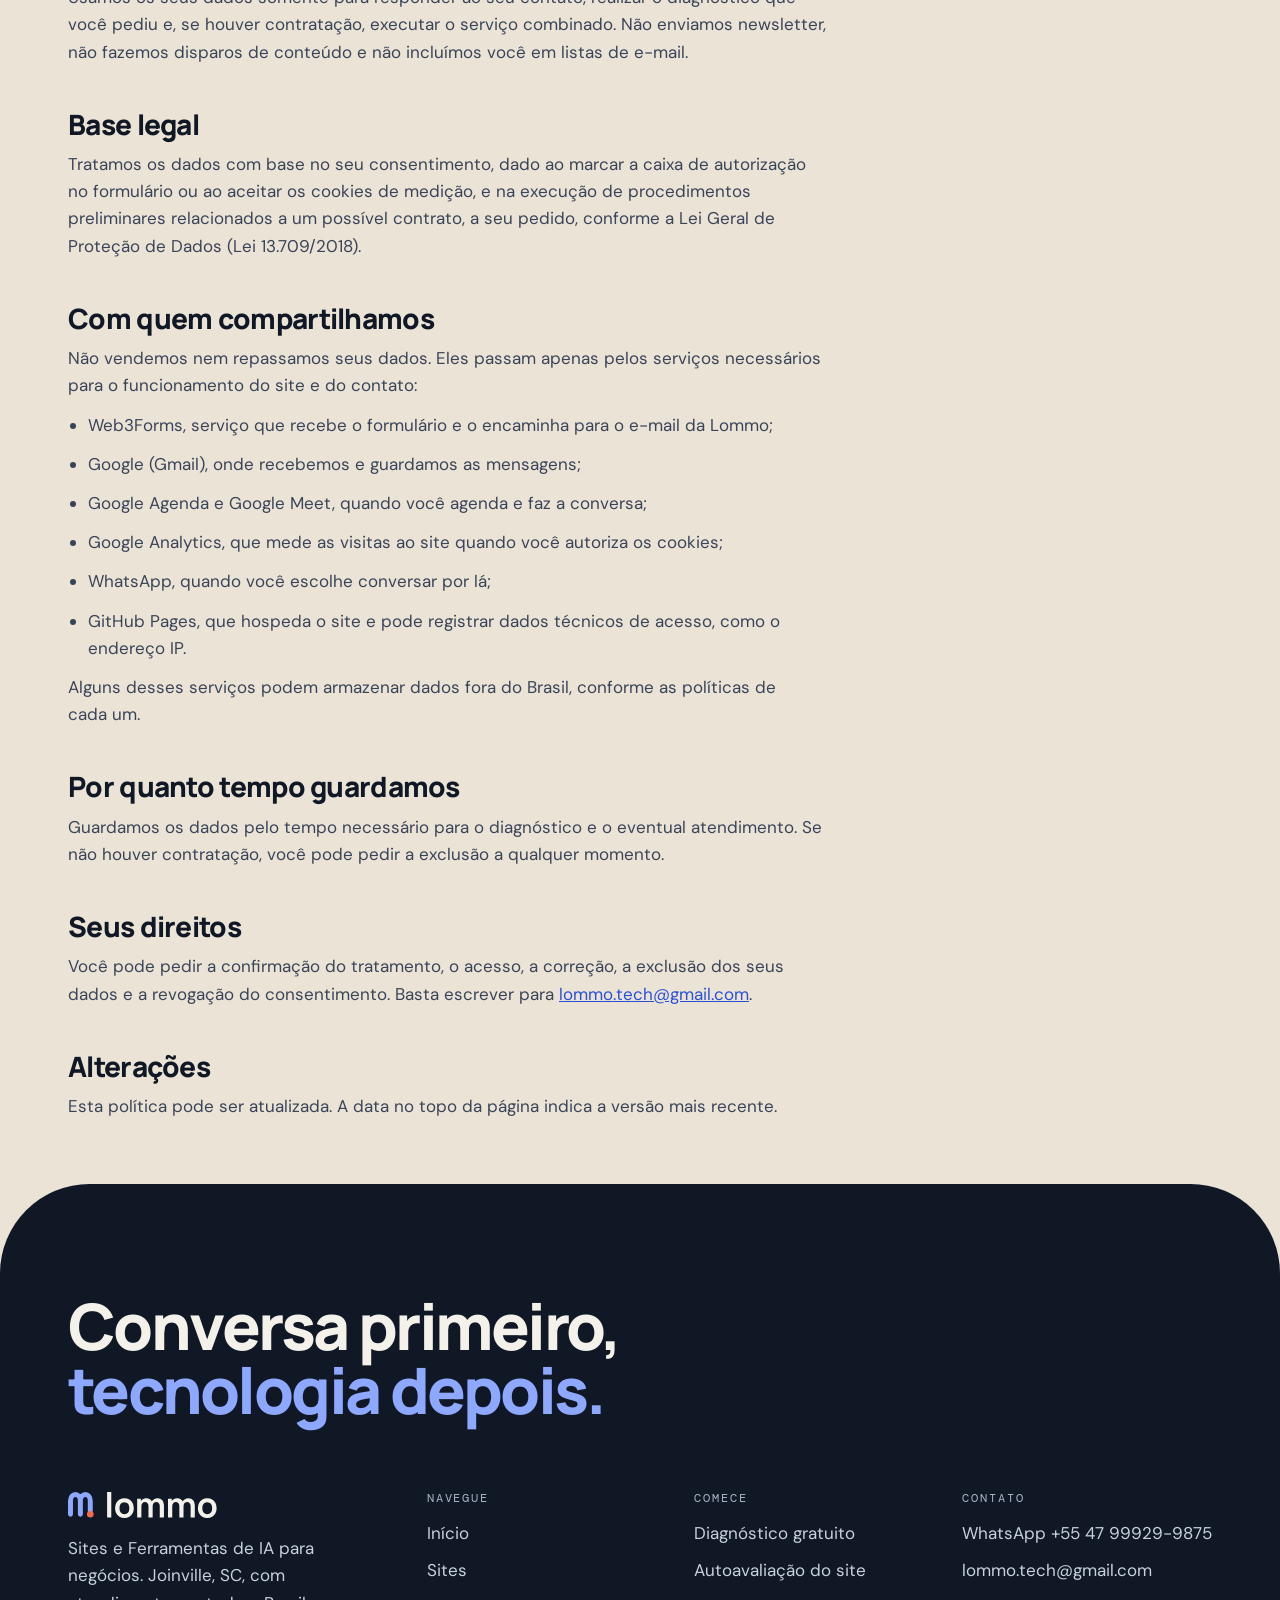
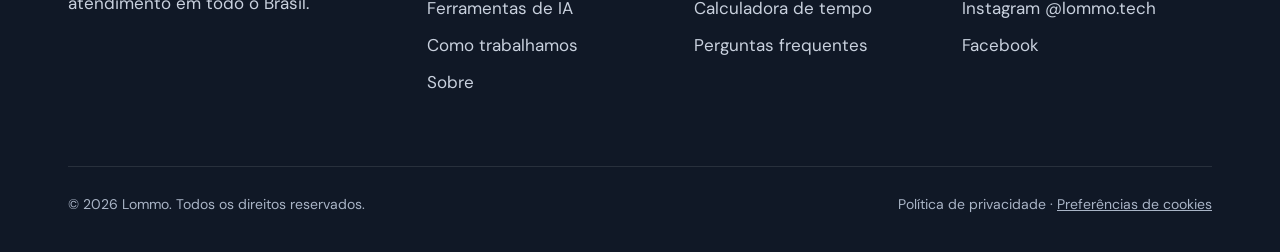
<file: privacidade/index.html>
<!DOCTYPE html><html lang="pt-BR"><head>
<script>
  window.dataLayer = window.dataLayer || [];
  function gtag(){dataLayer.push(arguments);}
  gtag('consent', 'default', {analytics_storage: 'denied', ad_storage: 'denied', ad_user_data: 'denied', ad_personalization: 'denied', wait_for_update: 500});
  try { if (localStorage.getItem('lommo_cookies') === 'aceito') gtag('consent', 'update', {analytics_storage: 'granted'}); } catch (e) {}
</script>
<script async src="https://www.googletagmanager.com/gtm.js?id=GTM-NJ5GCXKQ"></script>
<script>
  window.dataLayer = window.dataLayer || [];
  function gtag(){dataLayer.push(arguments);}
  gtag('js', new Date());
</script>
<meta charset="utf-8"><meta name="viewport" content="width=device-width,initial-scale=1,viewport-fit=cover">
<title>Política de privacidade | Lommo</title><meta name="description" content="Como a Lommo trata os dados pessoais enviados pelo site, pelo formulário de diagnóstico, pelo WhatsApp e pelo e-mail."><link rel="canonical" href="https://lommo.com.br/privacidade/">
<meta name="theme-color" content="#EAE3D6"><meta name="color-scheme" content="light">
<meta property="og:type" content="website"><meta property="og:site_name" content="Lommo"><meta property="og:title" content="Política de privacidade | Lommo"><meta property="og:description" content="Como a Lommo trata os dados pessoais enviados pelo site, pelo formulário de diagnóstico, pelo WhatsApp e pelo e-mail."><meta property="og:url" content="https://lommo.com.br/privacidade/"><meta property="og:image" content="https://lommo.com.br/assets/og.png"><meta property="og:image:width" content="1200"><meta property="og:image:height" content="630"><meta property="og:locale" content="pt_BR">
<meta name="twitter:card" content="summary_large_image">
<link rel="icon" href="/assets/favicon.svg" type="image/svg+xml">
<link rel="preload" href="/assets/fonts/manrope.woff2" as="font" type="font/woff2" crossorigin><link rel="preload" href="/assets/fonts/dmsans.woff2" as="font" type="font/woff2" crossorigin>
<link rel="stylesheet" href="/assets/site.css?v=07caa34d">
<script type="application/ld+json">{"@context": "https://schema.org", "@graph": [{"@type": "ProfessionalService", "@id": "https://lommo.com.br/#lommo", "name": "Lommo", "url": "https://lommo.com.br/", "description": "Sites e Ferramentas de IA para negócios.", "slogan": "Conversa primeiro, tecnologia depois.", "email": "lommo.tech@gmail.com", "telephone": "+55-47-99929-9875", "image": "https://lommo.com.br/assets/og.png", "logo": "https://lommo.com.br/assets/favicon.svg", "address": {"@type": "PostalAddress", "addressLocality": "Joinville", "addressRegion": "SC", "addressCountry": "BR"}, "areaServed": {"@type": "Country", "name": "Brasil"}, "founder": {"@type": "Person", "name": "Felipe Augusto Allage", "jobTitle": "Fundador e COO"}, "sameAs": ["https://instagram.com/lommo.tech", "https://www.facebook.com/lommo.tech"]}, {"@type": "WebSite", "@id": "https://lommo.com.br/#site", "url": "https://lommo.com.br/", "name": "Lommo", "inLanguage": "pt-BR", "publisher": {"@id": "https://lommo.com.br/#lommo"}}]}</script>
</head><body class=""><a class="skip" href="#conteudo">Pular para o conteúdo</a>
<header class="hd"><div class="wrap"><a class="logo" href="/" aria-label="Lommo, página inicial"><svg class="lg " viewBox="16.275 16.275 272.69 46.5" role="img" aria-label="Lommo"><g transform="translate(6.775 6.775)"><path class="p" d="M14 50 V26 C14 10 32 10 32 26 V50 M32 26 C32 10 50 10 50 26 V44"/><circle class="c" cx="50" cy="50" r="6"/></g><path class="w" transform="translate(82.305 62.775)" d="M5.061224489795918 0.0V-46.5H12.674028669084821V0.0ZM36.51459238480548 0.9489795918367346Q31.374288193060426 0.9489795918367346 27.552017647879463 -1.3602040816326528Q23.7297471026985 -3.6693877551020404 21.623547020737007 -7.736820049675143Q19.51734693877551 -11.804252344248246 19.51734693877551 -17.092178157884245Q19.51734693877551 -22.443369277642695 21.668359624123084 -26.505528819804287Q23.819372309470662 -30.567688361965878 27.64427923085738 -32.83996662996253Q31.4691861522441 -35.11224489795918 36.51459238480548 -35.11224489795918Q41.660169328962056 -35.11224489795918 45.49561982446787 -32.80569760069555Q49.33107031997369 -30.499150303431918 51.44781397605429 -26.436990761270327Q53.564557632134886 -22.374831219108735 53.564557632134886 -17.092178157884245Q53.564557632134886 -11.762074186363998 51.43199764952368 -7.697278267996651Q49.29943766691247 -3.6324823496293046 45.46135079520089 -1.341751378896285Q41.62326392348932 0.9489795918367346 36.51459238480548 0.9489795918367346ZM36.51459238480548 -6.189346375757334Q41.043380861866225 -6.189346375757334 43.27086969492386 -9.236655535016741Q45.4983585279815 -12.283964694276147 45.4983585279815 -17.092178157884245Q45.4983585279815 -22.053282134386958 43.241873418068394 -25.013600532376035Q40.985388308155294 -27.973918930365112 36.51459238480548 -27.973918930365112Q33.44619414660396 -27.973918930365112 31.471768468740038 -26.59261225486288Q29.497342790876115 -25.211305579360648 28.540444416902503 -22.76502262037627Q27.583546042928887 -20.3187396613919 27.583546042928887 -17.092178157884245Q27.583546042928887 -12.109987033143334 29.850576657665016 -9.149666704450334Q32.117607272401145 -6.189346375757334 36.51459238480548 -6.189346375757334ZM100.7816210688377 0.0 100.79216657366071 -20.74054440868144Q100.79216657366071 -24.27287535375478 99.0444441503408 -26.249927754304842Q97.29672172702088 -28.226980154854907 94.33905128946108 -28.226980154854907Q92.49908079809072 -28.226980154854907 91.04659968784877 -27.37553296770368Q89.59411857760682 -26.524085780552454 88.7400234300263 -24.908170583296794Q87.88592828244579 -23.292255386041134 87.88592828244579 -21.02521125637755L84.49071592992665 -23.028563705755737Q84.4643521678691 -26.581970214843746 86.09342993911432 -29.286563982282363Q87.72250771035954 -31.99115774972098 90.4982701204261 -33.49898152254065Q93.27403253049266 -35.00680529536033 96.69035906110491 -35.00680529536033Q102.37367180026307 -35.00680529536033 105.38932127660634 -31.614211942711655Q108.40497075294961 -28.221618590062977 108.40497075294961 -22.670093769929846L108.3944252481266 0.0ZM59.70136183135364 0.0V-34.16326530612245H66.43901267538266V-23.566415342992663H67.36688581194196V0.0ZM80.27312410315689 0.0 80.2836696079799 -20.666725874920278Q80.2836696079799 -24.22542058205118 78.54385631327726 -26.226200368453043Q76.80404301857462 -28.226980154854907 73.80946331413425 -28.226980154854907Q70.90450495505819 -28.226980154854907 69.13569538350006 -26.23146925945671Q67.36688581194196 -24.23595836405851 67.36688581194196 -21.02521125637755L63.97167345942283 -23.302731385522957Q63.97167345942283 -26.64524710518973 65.61656755719866 -29.289208081303805Q67.26146165497448 -31.933169057417885 70.0556748370735 -33.46998717638911Q72.84988801917251 -35.00680529536033 76.34002149932238 -35.00680529536033Q80.16754935128348 -35.00680529536033 82.73770144715601 -33.38036969243264Q85.30785354302853 -31.75393408950494 86.59689091273717 -28.95445008569834Q87.88592828244579 -26.15496608189174 87.88592828244579 -22.638457255460775L87.87538277762276 0.0ZM156.89794759944994 0.0 156.90849310427296 -20.74054440868144Q156.90849310427296 -24.27287535375478 155.16077068095305 -26.249927754304842Q153.41304825763314 -28.226980154854907 150.45537782007335 -28.226980154854907Q148.61540732870296 -28.226980154854907 147.162926218461 -27.37553296770368Q145.71044510821906 -26.524085780552454 144.85634996063857 -24.908170583296794Q144.00225481305804 -23.292255386041134 144.00225481305804 -21.02521125637755L140.6070424605389 -23.028563705755737Q140.58067869848134 -26.581970214843746 142.20975646972656 -29.286563982282363Q143.83883424097178 -31.99115774972098 146.61459665103834 -33.49898152254065Q149.3903590611049 -35.00680529536033 152.80668559171716 -35.00680529536033Q158.48999833087532 -35.00680529536033 161.5056478072186 -31.614211942711655Q164.52129728356186 -28.221618590062977 164.52129728356186 -22.670093769929846L164.51075177873884 0.0ZM115.81768836196588 0.0V-34.16326530612245H122.5553392059949V-23.566415342992663H123.48321234255421V0.0ZM136.38945063376914 0.0 136.39999613859214 -20.666725874920278Q136.39999613859214 -24.22542058205118 134.66018284388952 -26.226200368453043Q132.92036954918686 -28.226980154854907 129.9257898447465 -28.226980154854907Q127.02083148567044 -28.226980154854907 125.25202191411233 -26.23146925945671Q123.48321234255421 -24.23595836405851 123.48321234255421 -21.02521125637755L120.08799999003507 -23.302731385522957Q120.08799999003507 -26.64524710518973 121.7328940878109 -29.289208081303805Q123.37778818558674 -31.933169057417885 126.17200136768574 -33.46998717638911Q128.96621454978475 -35.00680529536033 132.45634802993465 -35.00680529536033Q136.28387588189574 -35.00680529536033 138.85402797776828 -33.38036969243264Q141.4241800736408 -31.75393408950494 142.71321744334944 -28.95445008569834Q144.00225481305804 -26.15496608189174 144.00225481305804 -22.638457255460775L143.99170930823502 0.0ZM187.08602095623405 0.9489795918367346Q181.945716764489 0.9489795918367346 178.12344621930805 -1.3602040816326528Q174.30117567412708 -3.6693877551020404 172.19497559216558 -7.736820049675143Q170.08877551020407 -11.804252344248246 170.08877551020407 -17.092178157884245Q170.08877551020407 -22.443369277642695 172.23978819555165 -26.505528819804287Q174.39080088089923 -30.567688361965878 178.21570780228595 -32.83996662996253Q182.04061472367266 -35.11224489795918 187.08602095623405 -35.11224489795918Q192.23159790039062 -35.11224489795918 196.06704839589645 -32.80569760069555Q199.90249889140227 -30.499150303431918 202.01924254748286 -26.436990761270327Q204.13598620356345 -22.374831219108735 204.13598620356345 -17.092178157884245Q204.13598620356345 -11.762074186363998 202.00342622095224 -7.697278267996651Q199.87086623834102 -3.6324823496293046 196.03277936662946 -1.341751378896285Q192.1946924949179 0.9489795918367346 187.08602095623405 0.9489795918367346ZM187.08602095623405 -6.189346375757334Q191.6148094332948 -6.189346375757334 193.84229826635243 -9.236655535016741Q196.06978709941006 -12.283964694276147 196.06978709941006 -17.092178157884245Q196.06978709941006 -22.053282134386958 193.81330198949695 -25.013600532376035Q191.55681687958386 -27.973918930365112 187.08602095623405 -27.973918930365112Q184.01762271803253 -27.973918930365112 182.0431970401686 -26.59261225486288Q180.0687713623047 -25.211305579360648 179.11187298833107 -22.76502262037627Q178.15497461435746 -20.3187396613919 178.15497461435746 -17.092178157884245Q178.15497461435746 -12.109987033143334 180.4220052290936 -9.149666704450334Q182.6890358438297 -6.189346375757334 187.08602095623405 -6.189346375757334Z"/></svg></a>
<nav class="nav" aria-label="Principal"><a class="l" href="/sites/">Sites</a><a class="l" href="/ferramentas-de-ia/">Ferramentas de IA</a><a class="l" href="/como-trabalhamos/">Como trabalhamos</a><a class="l" href="/sobre/">Sobre</a><a class="btn sm" href="/diagnostico/">Diagnóstico gratuito</a></nav>
<button class="menu-bt" type="button" aria-expanded="false" aria-controls="mnav" aria-label="Abrir menu"><span></span></button></div></header>
<nav class="mnav" id="mnav" aria-label="Menu"><a href="/">Início</a><a href="/sites/">Sites</a><a href="/ferramentas-de-ia/">Ferramentas de IA</a><a href="/como-trabalhamos/">Como trabalhamos</a><a href="/sobre/">Sobre</a><a class="btn" href="/diagnostico/">Diagnóstico gratuito <svg class="ico ar" viewBox="0 0 24 24" fill="none" stroke="currentColor" stroke-width="2" stroke-linecap="round" stroke-linejoin="round" aria-hidden="true"><path d="M5 12h14M13 6l6 6-6 6"/></svg></a>
<div class="mc"><a href="https://wa.me/5547999299875?text=Ol%C3%A1%21%20Vim%20pelo%20site%20da%20Lommo." style="font:inherit;font-size:15px;padding:0">WhatsApp +55 47 99929-9875</a><a href="mailto:lommo.tech@gmail.com" style="font:inherit;font-size:15px;padding:0">lommo.tech@gmail.com</a></div></nav><main id="conteudo"><section class="phero "><svg class="deco" viewBox="0 0 520 420" aria-hidden="true"><path d="M20 400 V220 C20 60 260 60 260 220 V400"/><path d="M32 400 V214 C32 50 248 50 248 214 V400"/><path d="M44 400 V208 C44 40 236 40 236 208 V400"/><path d="M56 400 V202 C56 30 224 30 224 202 V400"/><path d="M68 400 V196 C68 20 212 20 212 196 V400"/><path d="M80 400 V190 C80 10 200 10 200 190 V400"/></svg><div class="wrap"><div class="ptxt">
<p class="crumbs"><a href="/">Início</a><span aria-hidden="true">/</span><span>Política de privacidade</span></p>
<p class="k fx">Privacidade</p><h1 class="fx" style="animation-delay:.08s">Política de privacidade</h1><p class="lead fx" style="animation-delay:.16s">Última atualização: 23 de novembro de 2026.</p>
</div></div></section>
<section class="sec arch" style="padding-top:clamp(70px,8vw,110px)"><div class="wrap"><div class="prose">
<h2>Quem é o responsável</h2><p>Este site pertence à Lommo. O responsável pelo tratamento dos dados pessoais (controlador) é Felipe Augusto Allage, responsável pela Lommo, com contato pelo e-mail <a href="mailto:lommo.tech@gmail.com">lommo.tech@gmail.com</a>.</p>
<h2>Quais dados coletamos</h2><p>Coletamos apenas os dados que você nos envia por iniciativa própria:</p>
<ul><li>No formulário de diagnóstico gratuito: nome completo, cargo, site da empresa, telefone, e-mail e, se você quiser, uma mensagem sobre o que gostaria de melhorar. Se você tiver feito a autoavaliação do site, a nota obtida também é enviada.</li><li>Ao agendar a conversa pelo Google Agenda: nome, e-mail e o horário escolhido.</li><li>Ao falar conosco por WhatsApp ou e-mail: os dados que você compartilhar na conversa.</li></ul>
<h2 id="cookies">Cookies e medição de visitas</h2><p>Para entender como o site é usado, usamos o Google Analytics, instalado pela tag do Google. Com a sua autorização, ele registra informações de navegação de forma agregada, como páginas visitadas, origem do acesso, tipo de dispositivo e cidade aproximada, e usa cookies para isso. Os cookies de medição só são ativados se você clicar em Aceitar no aviso de cookies. Sem essa autorização, nenhum cookie de medição é gravado no seu navegador.</p>
<p>Esses dados não identificam você pelo nome e não são cruzados com o formulário de diagnóstico. Você pode mudar a sua escolha a qualquer momento em Preferências de cookies, no rodapé do site, ou apagar os cookies nas configurações do navegador.</p>
<p>A autoavaliação do site e a calculadora de tempo funcionam apenas no seu navegador. As respostas não são enviadas a ninguém, exceto a nota da autoavaliação, quando você envia o formulário de diagnóstico.</p>
<h2>Para que usamos</h2><p>Usamos os seus dados somente para responder ao seu contato, realizar o diagnóstico que você pediu e, se houver contratação, executar o serviço combinado. Não enviamos newsletter, não fazemos disparos de conteúdo e não incluímos você em listas de e-mail.</p>
<h2>Base legal</h2><p>Tratamos os dados com base no seu consentimento, dado ao marcar a caixa de autorização no formulário ou ao aceitar os cookies de medição, e na execução de procedimentos preliminares relacionados a um possível contrato, a seu pedido, conforme a Lei Geral de Proteção de Dados (Lei 13.709/2018).</p>
<h2>Com quem compartilhamos</h2><p>Não vendemos nem repassamos seus dados. Eles passam apenas pelos serviços necessários para o funcionamento do site e do contato:</p>
<ul><li>Web3Forms, serviço que recebe o formulário e o encaminha para o e-mail da Lommo;</li><li>Google (Gmail), onde recebemos e guardamos as mensagens;</li><li>Google Agenda e Google Meet, quando você agenda e faz a conversa;</li><li>Google Analytics, que mede as visitas ao site quando você autoriza os cookies;</li><li>WhatsApp, quando você escolhe conversar por lá;</li><li>GitHub Pages, que hospeda o site e pode registrar dados técnicos de acesso, como o endereço IP.</li></ul>
<p>Alguns desses serviços podem armazenar dados fora do Brasil, conforme as políticas de cada um.</p>
<h2>Por quanto tempo guardamos</h2><p>Guardamos os dados pelo tempo necessário para o diagnóstico e o eventual atendimento. Se não houver contratação, você pode pedir a exclusão a qualquer momento.</p>
<h2>Seus direitos</h2><p>Você pode pedir a confirmação do tratamento, o acesso, a correção, a exclusão dos seus dados e a revogação do consentimento. Basta escrever para <a href="mailto:lommo.tech@gmail.com">lommo.tech@gmail.com</a>.</p>
<h2>Alterações</h2><p>Esta política pode ser atualizada. A data no topo da página indica a versão mais recente.</p>
</div></div></section></main><footer class="ft arch"><div class="wrap">
<p class="big">Conversa primeiro, <em>tecnologia depois.</em></p>
<div class="cols">
<div><svg class="lg neg" viewBox="16.275 16.275 272.69 46.5" role="img" aria-label="Lommo"><g transform="translate(6.775 6.775)"><path class="p" d="M14 50 V26 C14 10 32 10 32 26 V50 M32 26 C32 10 50 10 50 26 V44"/><circle class="c" cx="50" cy="50" r="6"/></g><path class="w" transform="translate(82.305 62.775)" d="M5.061224489795918 0.0V-46.5H12.674028669084821V0.0ZM36.51459238480548 0.9489795918367346Q31.374288193060426 0.9489795918367346 27.552017647879463 -1.3602040816326528Q23.7297471026985 -3.6693877551020404 21.623547020737007 -7.736820049675143Q19.51734693877551 -11.804252344248246 19.51734693877551 -17.092178157884245Q19.51734693877551 -22.443369277642695 21.668359624123084 -26.505528819804287Q23.819372309470662 -30.567688361965878 27.64427923085738 -32.83996662996253Q31.4691861522441 -35.11224489795918 36.51459238480548 -35.11224489795918Q41.660169328962056 -35.11224489795918 45.49561982446787 -32.80569760069555Q49.33107031997369 -30.499150303431918 51.44781397605429 -26.436990761270327Q53.564557632134886 -22.374831219108735 53.564557632134886 -17.092178157884245Q53.564557632134886 -11.762074186363998 51.43199764952368 -7.697278267996651Q49.29943766691247 -3.6324823496293046 45.46135079520089 -1.341751378896285Q41.62326392348932 0.9489795918367346 36.51459238480548 0.9489795918367346ZM36.51459238480548 -6.189346375757334Q41.043380861866225 -6.189346375757334 43.27086969492386 -9.236655535016741Q45.4983585279815 -12.283964694276147 45.4983585279815 -17.092178157884245Q45.4983585279815 -22.053282134386958 43.241873418068394 -25.013600532376035Q40.985388308155294 -27.973918930365112 36.51459238480548 -27.973918930365112Q33.44619414660396 -27.973918930365112 31.471768468740038 -26.59261225486288Q29.497342790876115 -25.211305579360648 28.540444416902503 -22.76502262037627Q27.583546042928887 -20.3187396613919 27.583546042928887 -17.092178157884245Q27.583546042928887 -12.109987033143334 29.850576657665016 -9.149666704450334Q32.117607272401145 -6.189346375757334 36.51459238480548 -6.189346375757334ZM100.7816210688377 0.0 100.79216657366071 -20.74054440868144Q100.79216657366071 -24.27287535375478 99.0444441503408 -26.249927754304842Q97.29672172702088 -28.226980154854907 94.33905128946108 -28.226980154854907Q92.49908079809072 -28.226980154854907 91.04659968784877 -27.37553296770368Q89.59411857760682 -26.524085780552454 88.7400234300263 -24.908170583296794Q87.88592828244579 -23.292255386041134 87.88592828244579 -21.02521125637755L84.49071592992665 -23.028563705755737Q84.4643521678691 -26.581970214843746 86.09342993911432 -29.286563982282363Q87.72250771035954 -31.99115774972098 90.4982701204261 -33.49898152254065Q93.27403253049266 -35.00680529536033 96.69035906110491 -35.00680529536033Q102.37367180026307 -35.00680529536033 105.38932127660634 -31.614211942711655Q108.40497075294961 -28.221618590062977 108.40497075294961 -22.670093769929846L108.3944252481266 0.0ZM59.70136183135364 0.0V-34.16326530612245H66.43901267538266V-23.566415342992663H67.36688581194196V0.0ZM80.27312410315689 0.0 80.2836696079799 -20.666725874920278Q80.2836696079799 -24.22542058205118 78.54385631327726 -26.226200368453043Q76.80404301857462 -28.226980154854907 73.80946331413425 -28.226980154854907Q70.90450495505819 -28.226980154854907 69.13569538350006 -26.23146925945671Q67.36688581194196 -24.23595836405851 67.36688581194196 -21.02521125637755L63.97167345942283 -23.302731385522957Q63.97167345942283 -26.64524710518973 65.61656755719866 -29.289208081303805Q67.26146165497448 -31.933169057417885 70.0556748370735 -33.46998717638911Q72.84988801917251 -35.00680529536033 76.34002149932238 -35.00680529536033Q80.16754935128348 -35.00680529536033 82.73770144715601 -33.38036969243264Q85.30785354302853 -31.75393408950494 86.59689091273717 -28.95445008569834Q87.88592828244579 -26.15496608189174 87.88592828244579 -22.638457255460775L87.87538277762276 0.0ZM156.89794759944994 0.0 156.90849310427296 -20.74054440868144Q156.90849310427296 -24.27287535375478 155.16077068095305 -26.249927754304842Q153.41304825763314 -28.226980154854907 150.45537782007335 -28.226980154854907Q148.61540732870296 -28.226980154854907 147.162926218461 -27.37553296770368Q145.71044510821906 -26.524085780552454 144.85634996063857 -24.908170583296794Q144.00225481305804 -23.292255386041134 144.00225481305804 -21.02521125637755L140.6070424605389 -23.028563705755737Q140.58067869848134 -26.581970214843746 142.20975646972656 -29.286563982282363Q143.83883424097178 -31.99115774972098 146.61459665103834 -33.49898152254065Q149.3903590611049 -35.00680529536033 152.80668559171716 -35.00680529536033Q158.48999833087532 -35.00680529536033 161.5056478072186 -31.614211942711655Q164.52129728356186 -28.221618590062977 164.52129728356186 -22.670093769929846L164.51075177873884 0.0ZM115.81768836196588 0.0V-34.16326530612245H122.5553392059949V-23.566415342992663H123.48321234255421V0.0ZM136.38945063376914 0.0 136.39999613859214 -20.666725874920278Q136.39999613859214 -24.22542058205118 134.66018284388952 -26.226200368453043Q132.92036954918686 -28.226980154854907 129.9257898447465 -28.226980154854907Q127.02083148567044 -28.226980154854907 125.25202191411233 -26.23146925945671Q123.48321234255421 -24.23595836405851 123.48321234255421 -21.02521125637755L120.08799999003507 -23.302731385522957Q120.08799999003507 -26.64524710518973 121.7328940878109 -29.289208081303805Q123.37778818558674 -31.933169057417885 126.17200136768574 -33.46998717638911Q128.96621454978475 -35.00680529536033 132.45634802993465 -35.00680529536033Q136.28387588189574 -35.00680529536033 138.85402797776828 -33.38036969243264Q141.4241800736408 -31.75393408950494 142.71321744334944 -28.95445008569834Q144.00225481305804 -26.15496608189174 144.00225481305804 -22.638457255460775L143.99170930823502 0.0ZM187.08602095623405 0.9489795918367346Q181.945716764489 0.9489795918367346 178.12344621930805 -1.3602040816326528Q174.30117567412708 -3.6693877551020404 172.19497559216558 -7.736820049675143Q170.08877551020407 -11.804252344248246 170.08877551020407 -17.092178157884245Q170.08877551020407 -22.443369277642695 172.23978819555165 -26.505528819804287Q174.39080088089923 -30.567688361965878 178.21570780228595 -32.83996662996253Q182.04061472367266 -35.11224489795918 187.08602095623405 -35.11224489795918Q192.23159790039062 -35.11224489795918 196.06704839589645 -32.80569760069555Q199.90249889140227 -30.499150303431918 202.01924254748286 -26.436990761270327Q204.13598620356345 -22.374831219108735 204.13598620356345 -17.092178157884245Q204.13598620356345 -11.762074186363998 202.00342622095224 -7.697278267996651Q199.87086623834102 -3.6324823496293046 196.03277936662946 -1.341751378896285Q192.1946924949179 0.9489795918367346 187.08602095623405 0.9489795918367346ZM187.08602095623405 -6.189346375757334Q191.6148094332948 -6.189346375757334 193.84229826635243 -9.236655535016741Q196.06978709941006 -12.283964694276147 196.06978709941006 -17.092178157884245Q196.06978709941006 -22.053282134386958 193.81330198949695 -25.013600532376035Q191.55681687958386 -27.973918930365112 187.08602095623405 -27.973918930365112Q184.01762271803253 -27.973918930365112 182.0431970401686 -26.59261225486288Q180.0687713623047 -25.211305579360648 179.11187298833107 -22.76502262037627Q178.15497461435746 -20.3187396613919 178.15497461435746 -17.092178157884245Q178.15497461435746 -12.109987033143334 180.4220052290936 -9.149666704450334Q182.6890358438297 -6.189346375757334 187.08602095623405 -6.189346375757334Z"/></svg><p style="margin-top:18px;max-width:34ch">Sites e Ferramentas de IA para negócios. Joinville, SC, com atendimento em todo o Brasil.</p></div>
<div><h4>Navegue</h4><ul><li><a href="/">Início</a></li><li><a href="/sites/">Sites</a></li><li><a href="/ferramentas-de-ia/">Ferramentas de IA</a></li><li><a href="/como-trabalhamos/">Como trabalhamos</a></li><li><a href="/sobre/">Sobre</a></li></ul></div>
<div><h4>Comece</h4><ul><li><a href="/diagnostico/">Diagnóstico gratuito</a></li><li><a href="/sites/#autoavaliacao">Autoavaliação do site</a></li><li><a href="/ferramentas-de-ia/#calculadora">Calculadora de tempo</a></li><li><a href="/como-trabalhamos/#perguntas">Perguntas frequentes</a></li></ul></div>
<div><h4>Contato</h4><ul><li><a href="https://wa.me/5547999299875?text=Ol%C3%A1%21%20Vim%20pelo%20site%20da%20Lommo.">WhatsApp +55 47 99929-9875</a></li><li><a href="mailto:lommo.tech@gmail.com">lommo.tech@gmail.com</a></li><li><a href="https://instagram.com/lommo.tech" rel="noopener">Instagram @lommo.tech</a></li><li><a href="https://www.facebook.com/lommo.tech" rel="noopener">Facebook</a></li></ul></div>
</div>
<div class="bot"><span>© <span data-ano>2026</span> Lommo. Todos os direitos reservados.</span><span><a href="/privacidade/">Política de privacidade</a> · <button type="button" class="ckopen" data-ck-open>Preferências de cookies</button></span></div>
</div></footer><div class="fab" aria-label="Contato rápido"><a class="dg" href="/diagnostico/">Diagnóstico gratuito</a><a class="em" href="mailto:lommo.tech@gmail.com" aria-label="Enviar e-mail para a Lommo"><svg class="ico" viewBox="0 0 24 24" fill="none" stroke="currentColor" stroke-width="2" stroke-linecap="round" stroke-linejoin="round" aria-hidden="true"><rect x="3" y="5" width="18" height="14" rx="3"/><path d="m4 7 8 6 8-6"/></svg></a><a class="wa" href="https://wa.me/5547999299875?text=Ol%C3%A1%21%20Vim%20pelo%20site%20da%20Lommo." aria-label="Conversar no WhatsApp"><svg class="ico" viewBox="0 0 24 24" fill="currentColor" aria-hidden="true"><path d="M12.04 2C6.58 2 2.13 6.45 2.13 11.91c0 1.75.46 3.45 1.32 4.95L2.05 22l5.25-1.38c1.45.79 3.08 1.21 4.74 1.21 5.46 0 9.91-4.45 9.91-9.91C21.95 6.45 17.5 2 12.04 2Zm0 18.15c-1.48 0-2.93-.4-4.2-1.15l-.3-.18-3.12.82.83-3.04-.2-.31a8.23 8.23 0 0 1-1.26-4.38c0-4.54 3.7-8.24 8.25-8.24 4.54 0 8.24 3.7 8.24 8.24 0 4.55-3.7 8.24-8.24 8.24Zm4.52-6.16c-.25-.12-1.47-.72-1.69-.81-.23-.08-.39-.12-.56.12-.16.25-.64.81-.79.97-.14.17-.29.19-.54.06-.25-.12-1.05-.38-1.99-1.22-.74-.66-1.23-1.47-1.38-1.72-.14-.25-.02-.38.11-.51.11-.11.25-.29.37-.43.13-.15.17-.25.25-.42.08-.16.04-.31-.02-.43-.06-.12-.56-1.34-.76-1.84-.2-.48-.41-.42-.56-.43h-.48c-.17 0-.43.06-.66.31-.22.25-.86.85-.86 2.07 0 1.22.89 2.4 1.01 2.56.12.17 1.75 2.67 4.23 3.74.59.26 1.05.41 1.41.52.59.19 1.13.16 1.56.1.48-.07 1.47-.6 1.67-1.18.21-.58.21-1.07.14-1.18-.06-.1-.22-.16-.47-.28Z"/></svg><span>WhatsApp</span></a></div>
<nav class="mbar" aria-label="Contato rápido"><a class="wa" href="https://wa.me/5547999299875?text=Ol%C3%A1%21%20Vim%20pelo%20site%20da%20Lommo."><svg class="ico" viewBox="0 0 24 24" fill="currentColor" aria-hidden="true"><path d="M12.04 2C6.58 2 2.13 6.45 2.13 11.91c0 1.75.46 3.45 1.32 4.95L2.05 22l5.25-1.38c1.45.79 3.08 1.21 4.74 1.21 5.46 0 9.91-4.45 9.91-9.91C21.95 6.45 17.5 2 12.04 2Zm0 18.15c-1.48 0-2.93-.4-4.2-1.15l-.3-.18-3.12.82.83-3.04-.2-.31a8.23 8.23 0 0 1-1.26-4.38c0-4.54 3.7-8.24 8.25-8.24 4.54 0 8.24 3.7 8.24 8.24 0 4.55-3.7 8.24-8.24 8.24Zm4.52-6.16c-.25-.12-1.47-.72-1.69-.81-.23-.08-.39-.12-.56.12-.16.25-.64.81-.79.97-.14.17-.29.19-.54.06-.25-.12-1.05-.38-1.99-1.22-.74-.66-1.23-1.47-1.38-1.72-.14-.25-.02-.38.11-.51.11-.11.25-.29.37-.43.13-.15.17-.25.25-.42.08-.16.04-.31-.02-.43-.06-.12-.56-1.34-.76-1.84-.2-.48-.41-.42-.56-.43h-.48c-.17 0-.43.06-.66.31-.22.25-.86.85-.86 2.07 0 1.22.89 2.4 1.01 2.56.12.17 1.75 2.67 4.23 3.74.59.26 1.05.41 1.41.52.59.19 1.13.16 1.56.1.48-.07 1.47-.6 1.67-1.18.21-.58.21-1.07.14-1.18-.06-.1-.22-.16-.47-.28Z"/></svg>WhatsApp</a><a href="mailto:lommo.tech@gmail.com"><svg class="ico" viewBox="0 0 24 24" fill="none" stroke="currentColor" stroke-width="2" stroke-linecap="round" stroke-linejoin="round" aria-hidden="true"><rect x="3" y="5" width="18" height="14" rx="3"/><path d="m4 7 8 6 8-6"/></svg>E-mail</a><a class="dg" href="/diagnostico/">Diagnóstico <svg class="ico ar" viewBox="0 0 24 24" fill="none" stroke="currentColor" stroke-width="2" stroke-linecap="round" stroke-linejoin="round" aria-hidden="true"><path d="M5 12h14M13 6l6 6-6 6"/></svg></a></nav><div class="ck" id="ck" role="dialog" aria-live="polite" aria-label="Aviso de cookies" hidden><p>Usamos cookies do Google Analytics para entender como o site é usado. Eles só são ativados se você aceitar. <a href="/privacidade/#cookies">Saiba mais</a>.</p><div class="ckb"><button type="button" class="btn sm" data-ck="aceito">Aceitar</button><button type="button" class="btn ghost sm" data-ck="recusado">Recusar</button></div></div><script src="/assets/site.js?v=c4030791" defer></script></body></html>
</file>
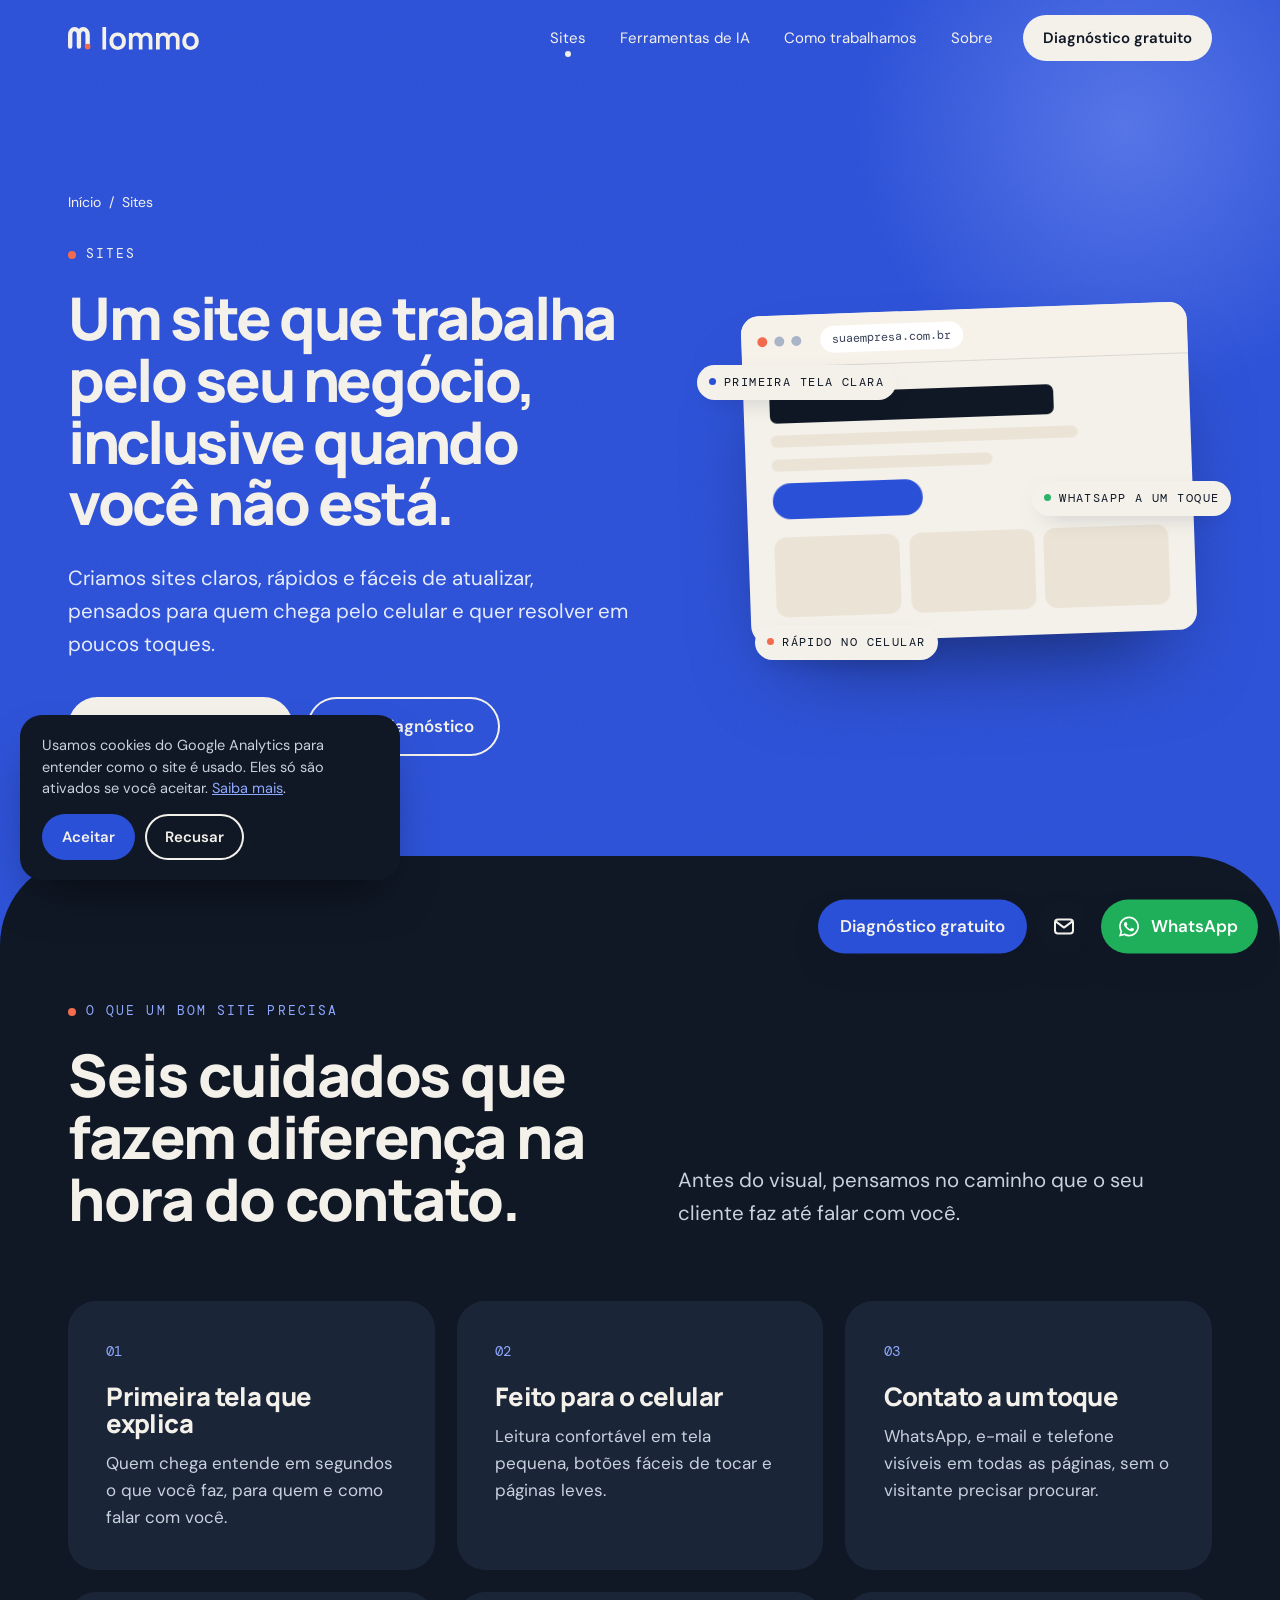
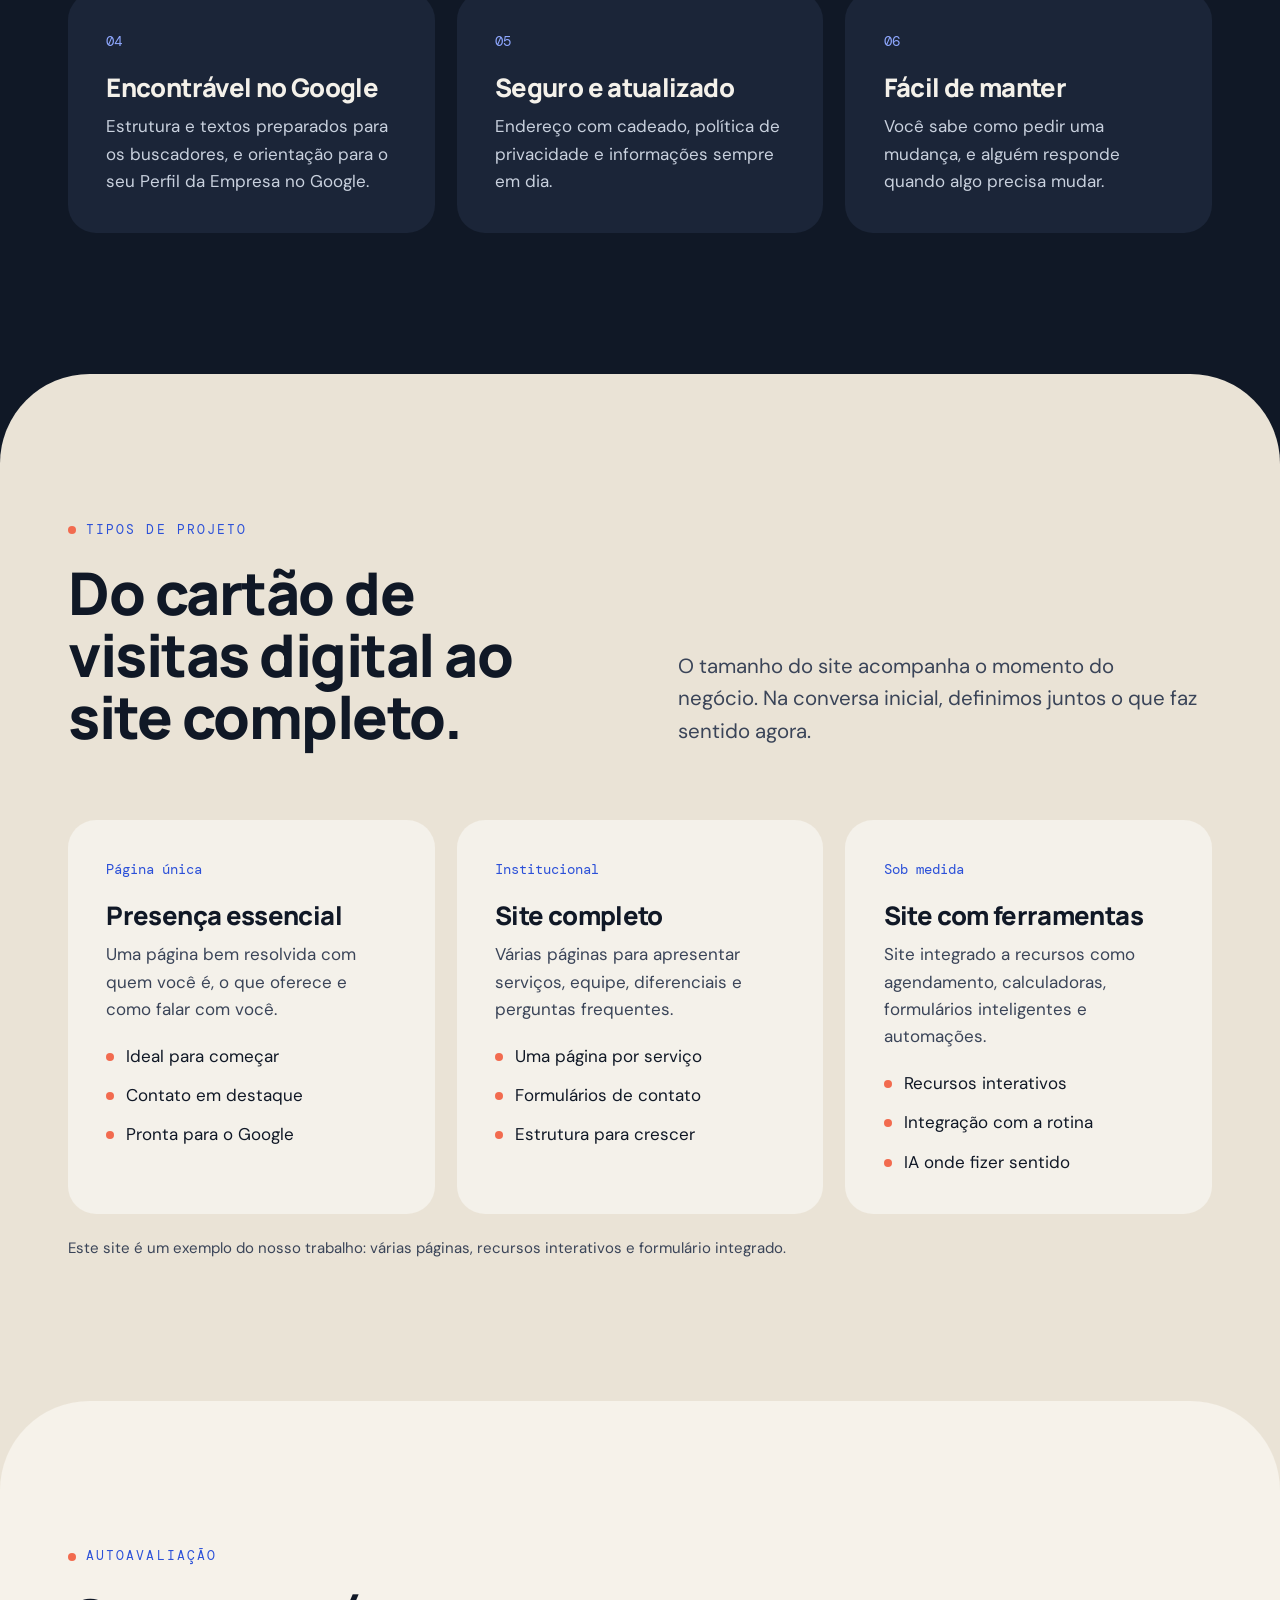
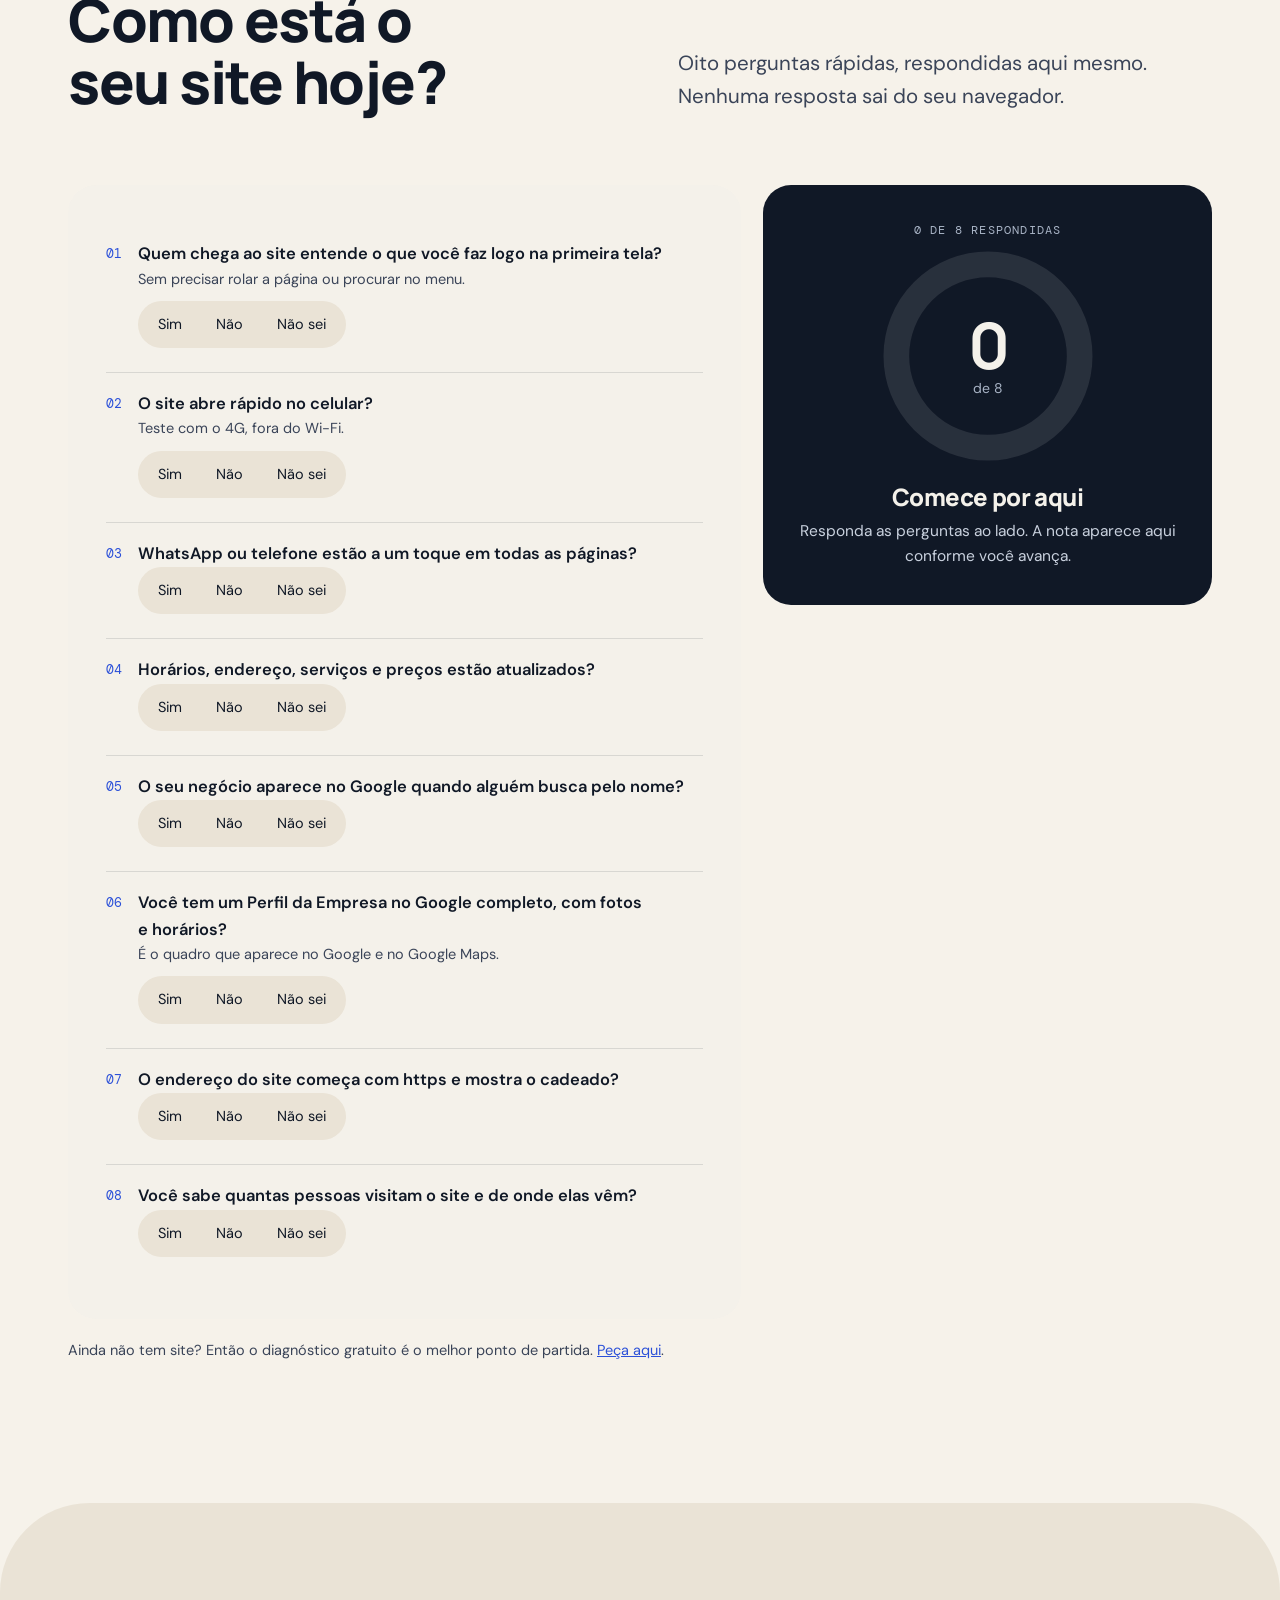
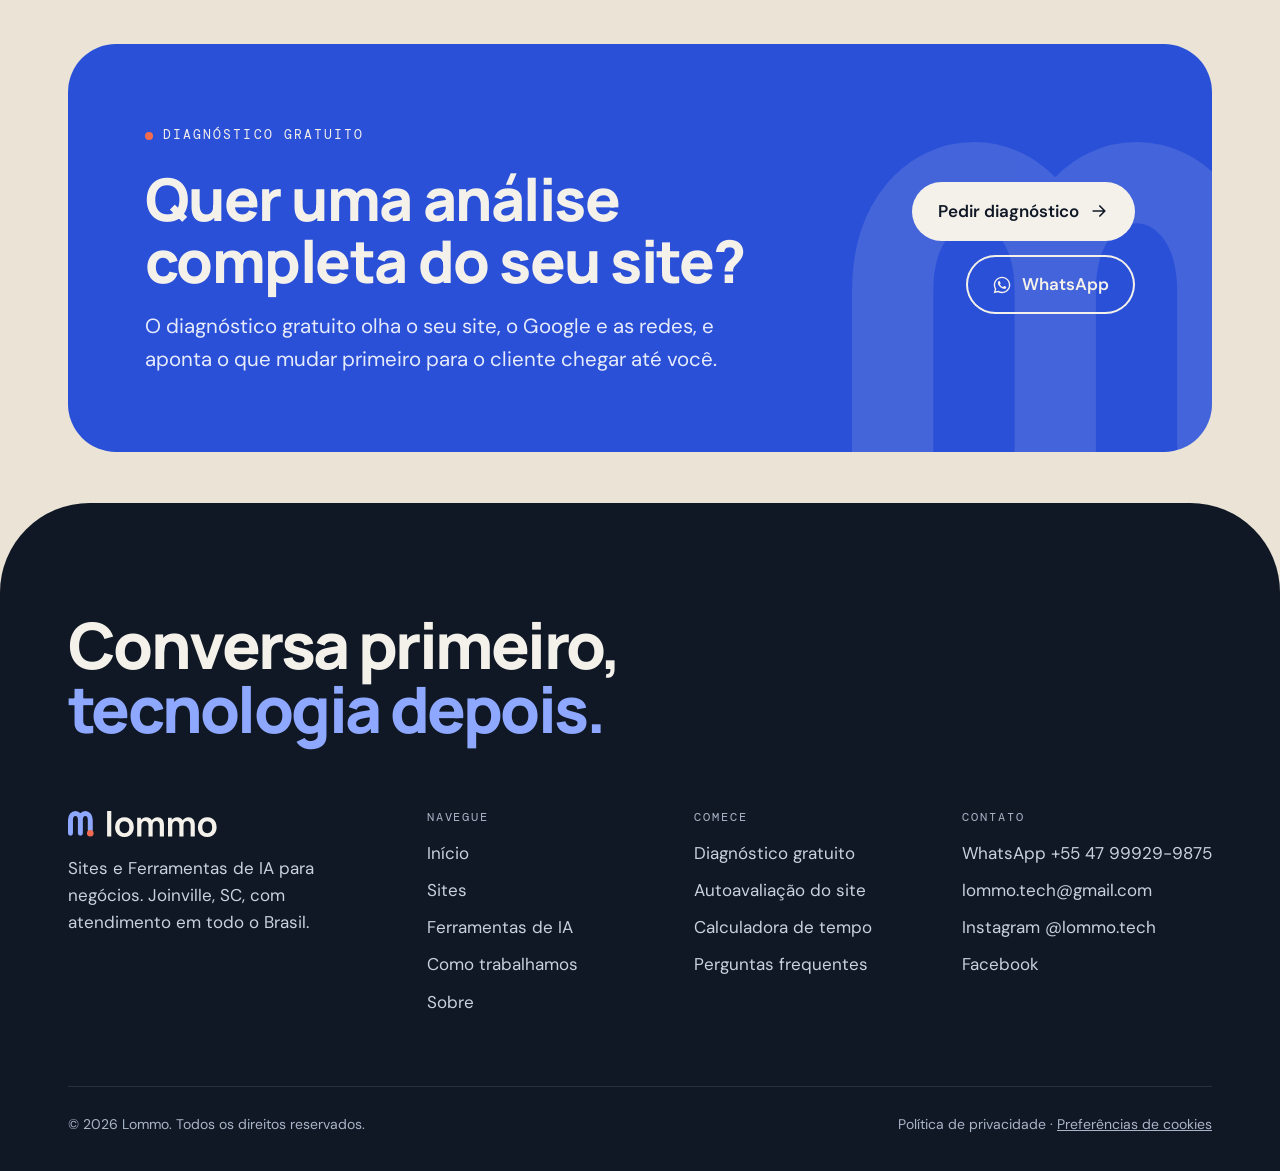
<file: sites/index.html>
<!DOCTYPE html><html lang="pt-BR"><head>
<script>
  window.dataLayer = window.dataLayer || [];
  function gtag(){dataLayer.push(arguments);}
  gtag('consent', 'default', {analytics_storage: 'denied', ad_storage: 'denied', ad_user_data: 'denied', ad_personalization: 'denied', wait_for_update: 500});
  try { if (localStorage.getItem('lommo_cookies') === 'aceito') gtag('consent', 'update', {analytics_storage: 'granted'}); } catch (e) {}
</script>
<script async src="https://www.googletagmanager.com/gtm.js?id=GTM-NJ5GCXKQ"></script>
<script>
  window.dataLayer = window.dataLayer || [];
  function gtag(){dataLayer.push(arguments);}
  gtag('js', new Date());
</script>
<meta charset="utf-8"><meta name="viewport" content="width=device-width,initial-scale=1,viewport-fit=cover">
<title>Sites | Lommo</title><meta name="description" content="Sites claros, rápidos no celular e fáceis de atualizar, com contato a um toque. Faça a autoavaliação gratuita do seu site."><link rel="canonical" href="https://lommo.com.br/sites/">
<meta name="theme-color" content="#EAE3D6"><meta name="color-scheme" content="light">
<meta property="og:type" content="website"><meta property="og:site_name" content="Lommo"><meta property="og:title" content="Sites | Lommo"><meta property="og:description" content="Sites claros, rápidos no celular e fáceis de atualizar, com contato a um toque. Faça a autoavaliação gratuita do seu site."><meta property="og:url" content="https://lommo.com.br/sites/"><meta property="og:image" content="https://lommo.com.br/assets/og.png"><meta property="og:image:width" content="1200"><meta property="og:image:height" content="630"><meta property="og:locale" content="pt_BR">
<meta name="twitter:card" content="summary_large_image">
<link rel="icon" href="/assets/favicon.svg" type="image/svg+xml">
<link rel="preload" href="/assets/fonts/manrope.woff2" as="font" type="font/woff2" crossorigin><link rel="preload" href="/assets/fonts/dmsans.woff2" as="font" type="font/woff2" crossorigin>
<link rel="stylesheet" href="/assets/site.css?v=07caa34d">
<script type="application/ld+json">{"@context": "https://schema.org", "@graph": [{"@type": "ProfessionalService", "@id": "https://lommo.com.br/#lommo", "name": "Lommo", "url": "https://lommo.com.br/", "description": "Sites e Ferramentas de IA para negócios.", "slogan": "Conversa primeiro, tecnologia depois.", "email": "lommo.tech@gmail.com", "telephone": "+55-47-99929-9875", "image": "https://lommo.com.br/assets/og.png", "logo": "https://lommo.com.br/assets/favicon.svg", "address": {"@type": "PostalAddress", "addressLocality": "Joinville", "addressRegion": "SC", "addressCountry": "BR"}, "areaServed": {"@type": "Country", "name": "Brasil"}, "founder": {"@type": "Person", "name": "Felipe Augusto Allage", "jobTitle": "Fundador e COO"}, "sameAs": ["https://instagram.com/lommo.tech", "https://www.facebook.com/lommo.tech"]}, {"@type": "WebSite", "@id": "https://lommo.com.br/#site", "url": "https://lommo.com.br/", "name": "Lommo", "inLanguage": "pt-BR", "publisher": {"@id": "https://lommo.com.br/#lommo"}}]}</script>
</head><body class="on-dark on-cob"><a class="skip" href="#conteudo">Pular para o conteúdo</a>
<header class="hd"><div class="wrap"><a class="logo" href="/" aria-label="Lommo, página inicial"><svg class="lg " viewBox="16.275 16.275 272.69 46.5" role="img" aria-label="Lommo"><g transform="translate(6.775 6.775)"><path class="p" d="M14 50 V26 C14 10 32 10 32 26 V50 M32 26 C32 10 50 10 50 26 V44"/><circle class="c" cx="50" cy="50" r="6"/></g><path class="w" transform="translate(82.305 62.775)" d="M5.061224489795918 0.0V-46.5H12.674028669084821V0.0ZM36.51459238480548 0.9489795918367346Q31.374288193060426 0.9489795918367346 27.552017647879463 -1.3602040816326528Q23.7297471026985 -3.6693877551020404 21.623547020737007 -7.736820049675143Q19.51734693877551 -11.804252344248246 19.51734693877551 -17.092178157884245Q19.51734693877551 -22.443369277642695 21.668359624123084 -26.505528819804287Q23.819372309470662 -30.567688361965878 27.64427923085738 -32.83996662996253Q31.4691861522441 -35.11224489795918 36.51459238480548 -35.11224489795918Q41.660169328962056 -35.11224489795918 45.49561982446787 -32.80569760069555Q49.33107031997369 -30.499150303431918 51.44781397605429 -26.436990761270327Q53.564557632134886 -22.374831219108735 53.564557632134886 -17.092178157884245Q53.564557632134886 -11.762074186363998 51.43199764952368 -7.697278267996651Q49.29943766691247 -3.6324823496293046 45.46135079520089 -1.341751378896285Q41.62326392348932 0.9489795918367346 36.51459238480548 0.9489795918367346ZM36.51459238480548 -6.189346375757334Q41.043380861866225 -6.189346375757334 43.27086969492386 -9.236655535016741Q45.4983585279815 -12.283964694276147 45.4983585279815 -17.092178157884245Q45.4983585279815 -22.053282134386958 43.241873418068394 -25.013600532376035Q40.985388308155294 -27.973918930365112 36.51459238480548 -27.973918930365112Q33.44619414660396 -27.973918930365112 31.471768468740038 -26.59261225486288Q29.497342790876115 -25.211305579360648 28.540444416902503 -22.76502262037627Q27.583546042928887 -20.3187396613919 27.583546042928887 -17.092178157884245Q27.583546042928887 -12.109987033143334 29.850576657665016 -9.149666704450334Q32.117607272401145 -6.189346375757334 36.51459238480548 -6.189346375757334ZM100.7816210688377 0.0 100.79216657366071 -20.74054440868144Q100.79216657366071 -24.27287535375478 99.0444441503408 -26.249927754304842Q97.29672172702088 -28.226980154854907 94.33905128946108 -28.226980154854907Q92.49908079809072 -28.226980154854907 91.04659968784877 -27.37553296770368Q89.59411857760682 -26.524085780552454 88.7400234300263 -24.908170583296794Q87.88592828244579 -23.292255386041134 87.88592828244579 -21.02521125637755L84.49071592992665 -23.028563705755737Q84.4643521678691 -26.581970214843746 86.09342993911432 -29.286563982282363Q87.72250771035954 -31.99115774972098 90.4982701204261 -33.49898152254065Q93.27403253049266 -35.00680529536033 96.69035906110491 -35.00680529536033Q102.37367180026307 -35.00680529536033 105.38932127660634 -31.614211942711655Q108.40497075294961 -28.221618590062977 108.40497075294961 -22.670093769929846L108.3944252481266 0.0ZM59.70136183135364 0.0V-34.16326530612245H66.43901267538266V-23.566415342992663H67.36688581194196V0.0ZM80.27312410315689 0.0 80.2836696079799 -20.666725874920278Q80.2836696079799 -24.22542058205118 78.54385631327726 -26.226200368453043Q76.80404301857462 -28.226980154854907 73.80946331413425 -28.226980154854907Q70.90450495505819 -28.226980154854907 69.13569538350006 -26.23146925945671Q67.36688581194196 -24.23595836405851 67.36688581194196 -21.02521125637755L63.97167345942283 -23.302731385522957Q63.97167345942283 -26.64524710518973 65.61656755719866 -29.289208081303805Q67.26146165497448 -31.933169057417885 70.0556748370735 -33.46998717638911Q72.84988801917251 -35.00680529536033 76.34002149932238 -35.00680529536033Q80.16754935128348 -35.00680529536033 82.73770144715601 -33.38036969243264Q85.30785354302853 -31.75393408950494 86.59689091273717 -28.95445008569834Q87.88592828244579 -26.15496608189174 87.88592828244579 -22.638457255460775L87.87538277762276 0.0ZM156.89794759944994 0.0 156.90849310427296 -20.74054440868144Q156.90849310427296 -24.27287535375478 155.16077068095305 -26.249927754304842Q153.41304825763314 -28.226980154854907 150.45537782007335 -28.226980154854907Q148.61540732870296 -28.226980154854907 147.162926218461 -27.37553296770368Q145.71044510821906 -26.524085780552454 144.85634996063857 -24.908170583296794Q144.00225481305804 -23.292255386041134 144.00225481305804 -21.02521125637755L140.6070424605389 -23.028563705755737Q140.58067869848134 -26.581970214843746 142.20975646972656 -29.286563982282363Q143.83883424097178 -31.99115774972098 146.61459665103834 -33.49898152254065Q149.3903590611049 -35.00680529536033 152.80668559171716 -35.00680529536033Q158.48999833087532 -35.00680529536033 161.5056478072186 -31.614211942711655Q164.52129728356186 -28.221618590062977 164.52129728356186 -22.670093769929846L164.51075177873884 0.0ZM115.81768836196588 0.0V-34.16326530612245H122.5553392059949V-23.566415342992663H123.48321234255421V0.0ZM136.38945063376914 0.0 136.39999613859214 -20.666725874920278Q136.39999613859214 -24.22542058205118 134.66018284388952 -26.226200368453043Q132.92036954918686 -28.226980154854907 129.9257898447465 -28.226980154854907Q127.02083148567044 -28.226980154854907 125.25202191411233 -26.23146925945671Q123.48321234255421 -24.23595836405851 123.48321234255421 -21.02521125637755L120.08799999003507 -23.302731385522957Q120.08799999003507 -26.64524710518973 121.7328940878109 -29.289208081303805Q123.37778818558674 -31.933169057417885 126.17200136768574 -33.46998717638911Q128.96621454978475 -35.00680529536033 132.45634802993465 -35.00680529536033Q136.28387588189574 -35.00680529536033 138.85402797776828 -33.38036969243264Q141.4241800736408 -31.75393408950494 142.71321744334944 -28.95445008569834Q144.00225481305804 -26.15496608189174 144.00225481305804 -22.638457255460775L143.99170930823502 0.0ZM187.08602095623405 0.9489795918367346Q181.945716764489 0.9489795918367346 178.12344621930805 -1.3602040816326528Q174.30117567412708 -3.6693877551020404 172.19497559216558 -7.736820049675143Q170.08877551020407 -11.804252344248246 170.08877551020407 -17.092178157884245Q170.08877551020407 -22.443369277642695 172.23978819555165 -26.505528819804287Q174.39080088089923 -30.567688361965878 178.21570780228595 -32.83996662996253Q182.04061472367266 -35.11224489795918 187.08602095623405 -35.11224489795918Q192.23159790039062 -35.11224489795918 196.06704839589645 -32.80569760069555Q199.90249889140227 -30.499150303431918 202.01924254748286 -26.436990761270327Q204.13598620356345 -22.374831219108735 204.13598620356345 -17.092178157884245Q204.13598620356345 -11.762074186363998 202.00342622095224 -7.697278267996651Q199.87086623834102 -3.6324823496293046 196.03277936662946 -1.341751378896285Q192.1946924949179 0.9489795918367346 187.08602095623405 0.9489795918367346ZM187.08602095623405 -6.189346375757334Q191.6148094332948 -6.189346375757334 193.84229826635243 -9.236655535016741Q196.06978709941006 -12.283964694276147 196.06978709941006 -17.092178157884245Q196.06978709941006 -22.053282134386958 193.81330198949695 -25.013600532376035Q191.55681687958386 -27.973918930365112 187.08602095623405 -27.973918930365112Q184.01762271803253 -27.973918930365112 182.0431970401686 -26.59261225486288Q180.0687713623047 -25.211305579360648 179.11187298833107 -22.76502262037627Q178.15497461435746 -20.3187396613919 178.15497461435746 -17.092178157884245Q178.15497461435746 -12.109987033143334 180.4220052290936 -9.149666704450334Q182.6890358438297 -6.189346375757334 187.08602095623405 -6.189346375757334Z"/></svg></a>
<nav class="nav" aria-label="Principal"><a class="l" href="/sites/" aria-current=page>Sites</a><a class="l" href="/ferramentas-de-ia/">Ferramentas de IA</a><a class="l" href="/como-trabalhamos/">Como trabalhamos</a><a class="l" href="/sobre/">Sobre</a><a class="btn sm" href="/diagnostico/">Diagnóstico gratuito</a></nav>
<button class="menu-bt" type="button" aria-expanded="false" aria-controls="mnav" aria-label="Abrir menu"><span></span></button></div></header>
<nav class="mnav" id="mnav" aria-label="Menu"><a href="/">Início</a><a href="/sites/" aria-current=page>Sites</a><a href="/ferramentas-de-ia/">Ferramentas de IA</a><a href="/como-trabalhamos/">Como trabalhamos</a><a href="/sobre/">Sobre</a><a class="btn" href="/diagnostico/">Diagnóstico gratuito <svg class="ico ar" viewBox="0 0 24 24" fill="none" stroke="currentColor" stroke-width="2" stroke-linecap="round" stroke-linejoin="round" aria-hidden="true"><path d="M5 12h14M13 6l6 6-6 6"/></svg></a>
<div class="mc"><a href="https://wa.me/5547999299875?text=Ol%C3%A1%21%20Vim%20pelo%20site%20da%20Lommo." style="font:inherit;font-size:15px;padding:0">WhatsApp +55 47 99929-9875</a><a href="mailto:lommo.tech@gmail.com" style="font:inherit;font-size:15px;padding:0">lommo.tech@gmail.com</a></div></nav><main id="conteudo"><section class="phero  has-art t-cob grain"><span class="hglow" aria-hidden="true"></span><div class="wrap"><div class="ptxt">
<p class="crumbs"><a href="/">Início</a><span aria-hidden="true">/</span><span>Sites</span></p>
<p class="k fx">Sites</p><h1 class="fx" style="animation-delay:.08s">Um site que trabalha pelo seu negócio, inclusive quando você não está.</h1><p class="lead fx" style="animation-delay:.16s">Criamos sites claros, rápidos e fáceis de atualizar, pensados para quem chega pelo celular e quer resolver em poucos toques.</p>
<div class="btns fx" style="animation-delay:.24s"><a class="btn" href="#autoavaliacao">Avaliar o meu site <svg class="ico ar" viewBox="0 0 24 24" fill="none" stroke="currentColor" stroke-width="2" stroke-linecap="round" stroke-linejoin="round" aria-hidden="true"><path d="M5 12h14M13 6l6 6-6 6"/></svg></a><a class="btn ghost" href="/diagnostico/">Pedir diagnóstico</a></div></div><div class="part fx" style="animation-delay:.3s" aria-hidden="true"><div class="art-site"><div class="brw"><div class="bt"><i></i><i></i><i></i><span>suaempresa.com.br</span></div>
<div class="bb"><div class="b h"></div><div class="b" style="width:78%"></div><div class="b" style="width:56%"></div><div class="b c"></div><div class="row"><div class="b"></div><div class="b"></div><div class="b"></div></div></div></div>
<span class="tag t1"><b style="background:var(--cob)"></b>Primeira tela clara</span><span class="tag t2"><b style="background:#2fb36b"></b>WhatsApp a um toque</span><span class="tag t3"><b style="background:var(--coral)"></b>Rápido no celular</span></div></div></div></section>
<section class="sec dark arch"><div class="wrap">
<div class="hgrid"><div><p class="k rv">O que um bom site precisa</p><h2 class="h2 rv d1">Seis cuidados que fazem diferença na hora do contato.</h2></div>
<p class="lead rv d2">Antes do visual, pensamos no caminho que o seu cliente faz até falar com você.</p></div>
<div class="cards c3">
<div class="card spot rv"><span class="n">01</span><h3>Primeira tela que explica</h3><p>Quem chega entende em segundos o que você faz, para quem e como falar com você.</p></div>
<div class="card spot rv d1"><span class="n">02</span><h3>Feito para o celular</h3><p>Leitura confortável em tela pequena, botões fáceis de tocar e páginas leves.</p></div>
<div class="card spot rv d2"><span class="n">03</span><h3>Contato a um toque</h3><p>WhatsApp, e-mail e telefone visíveis em todas as páginas, sem o visitante precisar procurar.</p></div>
<div class="card spot rv"><span class="n">04</span><h3>Encontrável no Google</h3><p>Estrutura e textos preparados para os buscadores, e orientação para o seu Perfil da Empresa no Google.</p></div>
<div class="card spot rv d1"><span class="n">05</span><h3>Seguro e atualizado</h3><p>Endereço com cadeado, política de privacidade e informações sempre em dia.</p></div>
<div class="card spot rv d2"><span class="n">06</span><h3>Fácil de manter</h3><p>Você sabe como pedir uma mudança, e alguém responde quando algo precisa mudar.</p></div>
</div></div></section>

<section class="sec arch"><div class="wrap">
<div class="hgrid"><div><p class="k rv">Tipos de projeto</p><h2 class="h2 rv d1">Do cartão de visitas digital ao site completo.</h2></div>
<p class="lead rv d2">O tamanho do site acompanha o momento do negócio. Na conversa inicial, definimos juntos o que faz sentido agora.</p></div>
<div class="cards c3">
<div class="card spot lift rv"><span class="n">Página única</span><h3>Presença essencial</h3><p>Uma página bem resolvida com quem você é, o que oferece e como falar com você.</p><ul class="list"><li>Ideal para começar</li><li>Contato em destaque</li><li>Pronta para o Google</li></ul></div>
<div class="card spot lift rv d1"><span class="n">Institucional</span><h3>Site completo</h3><p>Várias páginas para apresentar serviços, equipe, diferenciais e perguntas frequentes.</p><ul class="list"><li>Uma página por serviço</li><li>Formulários de contato</li><li>Estrutura para crescer</li></ul></div>
<div class="card spot lift rv d2"><span class="n">Sob medida</span><h3>Site com ferramentas</h3><p>Site integrado a recursos como agendamento, calculadoras, formulários inteligentes e automações.</p><ul class="list"><li>Recursos interativos</li><li>Integração com a rotina</li><li>IA onde fizer sentido</li></ul></div>
</div>
<p class="rv" style="margin-top:22px;color:var(--graf);font-size:15px">Este site é um exemplo do nosso trabalho: várias páginas, recursos interativos e formulário integrado.</p>
</div></section>

<section class="sec claro arch" id="autoavaliacao"><div class="wrap">
<div class="hgrid"><div><p class="k rv">Autoavaliação</p><h2 class="h2 rv d1">Como está o seu site hoje?</h2></div>
<p class="lead rv d2">Oito perguntas rápidas, respondidas aqui mesmo. Nenhuma resposta sai do seu navegador.</p></div>
<div class="quiz" data-quiz><form class="qs rv" onsubmit="return false" aria-label="Perguntas da autoavaliação"><fieldset class="q"><span class="qn">01</span><div><legend><p>Quem chega ao site entende o que você faz logo na primeira tela?</p></legend><span class="hint">Sem precisar rolar a página ou procurar no menu.</span>
<div class="seg"><label><input type="radio" name="q1" value="1"><span>Sim</span></label><label><input type="radio" name="q1" value="0"><span>Não</span></label><label><input type="radio" name="q1" value="-1"><span>Não sei</span></label></div></div></fieldset><fieldset class="q"><span class="qn">02</span><div><legend><p>O site abre rápido no celular?</p></legend><span class="hint">Teste com o 4G, fora do Wi-Fi.</span>
<div class="seg"><label><input type="radio" name="q2" value="1"><span>Sim</span></label><label><input type="radio" name="q2" value="0"><span>Não</span></label><label><input type="radio" name="q2" value="-1"><span>Não sei</span></label></div></div></fieldset><fieldset class="q"><span class="qn">03</span><div><legend><p>WhatsApp ou telefone estão a um toque em todas as páginas?</p></legend>
<div class="seg"><label><input type="radio" name="q3" value="1"><span>Sim</span></label><label><input type="radio" name="q3" value="0"><span>Não</span></label><label><input type="radio" name="q3" value="-1"><span>Não sei</span></label></div></div></fieldset><fieldset class="q"><span class="qn">04</span><div><legend><p>Horários, endereço, serviços e preços estão atualizados?</p></legend>
<div class="seg"><label><input type="radio" name="q4" value="1"><span>Sim</span></label><label><input type="radio" name="q4" value="0"><span>Não</span></label><label><input type="radio" name="q4" value="-1"><span>Não sei</span></label></div></div></fieldset><fieldset class="q"><span class="qn">05</span><div><legend><p>O seu negócio aparece no Google quando alguém busca pelo nome?</p></legend>
<div class="seg"><label><input type="radio" name="q5" value="1"><span>Sim</span></label><label><input type="radio" name="q5" value="0"><span>Não</span></label><label><input type="radio" name="q5" value="-1"><span>Não sei</span></label></div></div></fieldset><fieldset class="q"><span class="qn">06</span><div><legend><p>Você tem um Perfil da Empresa no Google completo, com fotos e horários?</p></legend><span class="hint">É o quadro que aparece no Google e no Google Maps.</span>
<div class="seg"><label><input type="radio" name="q6" value="1"><span>Sim</span></label><label><input type="radio" name="q6" value="0"><span>Não</span></label><label><input type="radio" name="q6" value="-1"><span>Não sei</span></label></div></div></fieldset><fieldset class="q"><span class="qn">07</span><div><legend><p>O endereço do site começa com https e mostra o cadeado?</p></legend>
<div class="seg"><label><input type="radio" name="q7" value="1"><span>Sim</span></label><label><input type="radio" name="q7" value="0"><span>Não</span></label><label><input type="radio" name="q7" value="-1"><span>Não sei</span></label></div></div></fieldset><fieldset class="q"><span class="qn">08</span><div><legend><p>Você sabe quantas pessoas visitam o site e de onde elas vêm?</p></legend>
<div class="seg"><label><input type="radio" name="q8" value="1"><span>Sim</span></label><label><input type="radio" name="q8" value="0"><span>Não</span></label><label><input type="radio" name="q8" value="-1"><span>Não sei</span></label></div></div></fieldset></form>
<aside class="score rv d1" aria-live="polite"><p class="prog" id="s-p">0 de 8 respondidas</p>
<div class="gauge"><svg viewBox="0 0 120 120" aria-hidden="true"><circle class="bg" cx="60" cy="60" r="50"/><circle class="fg" cx="60" cy="60" r="50" pathLength="100"/></svg><div class="val"><b>0</b><small>de 8</small></div></div>
<h3 id="s-t">Comece por aqui</h3><p id="s-x">Responda as perguntas ao lado. A nota aparece aqui conforme você avança.</p>
<a class="btn" id="s-cta" href="/diagnostico/" hidden>Quero o diagnóstico completo <svg class="ico ar" viewBox="0 0 24 24" fill="none" stroke="currentColor" stroke-width="2" stroke-linecap="round" stroke-linejoin="round" aria-hidden="true"><path d="M5 12h14M13 6l6 6-6 6"/></svg></a></aside></div>
<p class="rv" style="margin-top:20px;color:var(--graf);font-size:14.5px">Ainda não tem site? Então o diagnóstico gratuito é o melhor ponto de partida. <a href="/diagnostico/" style="color:var(--cob)">Peça aqui</a>.</p>
</div></section>
<section class="sec arch"><div class="wrap"><div class="cta-band rv">
<svg class="bgsym" viewBox="9.5 9.5 46.5 46.5" aria-hidden="true"><path d="M14 50 V26 C14 10 32 10 32 26 V50 M32 26 C32 10 50 10 50 26 V44" fill="none" stroke-width="9" stroke-linecap="round"/></svg>
<div><p class="k">Diagnóstico gratuito</p><h2>Quer uma análise completa do seu site?</h2><p class="lead">O diagnóstico gratuito olha o seu site, o Google e as redes, e aponta o que mudar primeiro para o cliente chegar até você.</p></div>
<div class="btns"><a class="btn light" href="/diagnostico/">Pedir diagnóstico <svg class="ico ar" viewBox="0 0 24 24" fill="none" stroke="currentColor" stroke-width="2" stroke-linecap="round" stroke-linejoin="round" aria-hidden="true"><path d="M5 12h14M13 6l6 6-6 6"/></svg></a><a class="btn ghost" href="https://wa.me/5547999299875?text=Ol%C3%A1%21%20Vim%20pelo%20site%20da%20Lommo."><svg class="ico" viewBox="0 0 24 24" fill="currentColor" aria-hidden="true"><path d="M12.04 2C6.58 2 2.13 6.45 2.13 11.91c0 1.75.46 3.45 1.32 4.95L2.05 22l5.25-1.38c1.45.79 3.08 1.21 4.74 1.21 5.46 0 9.91-4.45 9.91-9.91C21.95 6.45 17.5 2 12.04 2Zm0 18.15c-1.48 0-2.93-.4-4.2-1.15l-.3-.18-3.12.82.83-3.04-.2-.31a8.23 8.23 0 0 1-1.26-4.38c0-4.54 3.7-8.24 8.25-8.24 4.54 0 8.24 3.7 8.24 8.24 0 4.55-3.7 8.24-8.24 8.24Zm4.52-6.16c-.25-.12-1.47-.72-1.69-.81-.23-.08-.39-.12-.56.12-.16.25-.64.81-.79.97-.14.17-.29.19-.54.06-.25-.12-1.05-.38-1.99-1.22-.74-.66-1.23-1.47-1.38-1.72-.14-.25-.02-.38.11-.51.11-.11.25-.29.37-.43.13-.15.17-.25.25-.42.08-.16.04-.31-.02-.43-.06-.12-.56-1.34-.76-1.84-.2-.48-.41-.42-.56-.43h-.48c-.17 0-.43.06-.66.31-.22.25-.86.85-.86 2.07 0 1.22.89 2.4 1.01 2.56.12.17 1.75 2.67 4.23 3.74.59.26 1.05.41 1.41.52.59.19 1.13.16 1.56.1.48-.07 1.47-.6 1.67-1.18.21-.58.21-1.07.14-1.18-.06-.1-.22-.16-.47-.28Z"/></svg> WhatsApp</a></div>
</div></div></section></main><footer class="ft arch"><div class="wrap">
<p class="big">Conversa primeiro, <em>tecnologia depois.</em></p>
<div class="cols">
<div><svg class="lg neg" viewBox="16.275 16.275 272.69 46.5" role="img" aria-label="Lommo"><g transform="translate(6.775 6.775)"><path class="p" d="M14 50 V26 C14 10 32 10 32 26 V50 M32 26 C32 10 50 10 50 26 V44"/><circle class="c" cx="50" cy="50" r="6"/></g><path class="w" transform="translate(82.305 62.775)" d="M5.061224489795918 0.0V-46.5H12.674028669084821V0.0ZM36.51459238480548 0.9489795918367346Q31.374288193060426 0.9489795918367346 27.552017647879463 -1.3602040816326528Q23.7297471026985 -3.6693877551020404 21.623547020737007 -7.736820049675143Q19.51734693877551 -11.804252344248246 19.51734693877551 -17.092178157884245Q19.51734693877551 -22.443369277642695 21.668359624123084 -26.505528819804287Q23.819372309470662 -30.567688361965878 27.64427923085738 -32.83996662996253Q31.4691861522441 -35.11224489795918 36.51459238480548 -35.11224489795918Q41.660169328962056 -35.11224489795918 45.49561982446787 -32.80569760069555Q49.33107031997369 -30.499150303431918 51.44781397605429 -26.436990761270327Q53.564557632134886 -22.374831219108735 53.564557632134886 -17.092178157884245Q53.564557632134886 -11.762074186363998 51.43199764952368 -7.697278267996651Q49.29943766691247 -3.6324823496293046 45.46135079520089 -1.341751378896285Q41.62326392348932 0.9489795918367346 36.51459238480548 0.9489795918367346ZM36.51459238480548 -6.189346375757334Q41.043380861866225 -6.189346375757334 43.27086969492386 -9.236655535016741Q45.4983585279815 -12.283964694276147 45.4983585279815 -17.092178157884245Q45.4983585279815 -22.053282134386958 43.241873418068394 -25.013600532376035Q40.985388308155294 -27.973918930365112 36.51459238480548 -27.973918930365112Q33.44619414660396 -27.973918930365112 31.471768468740038 -26.59261225486288Q29.497342790876115 -25.211305579360648 28.540444416902503 -22.76502262037627Q27.583546042928887 -20.3187396613919 27.583546042928887 -17.092178157884245Q27.583546042928887 -12.109987033143334 29.850576657665016 -9.149666704450334Q32.117607272401145 -6.189346375757334 36.51459238480548 -6.189346375757334ZM100.7816210688377 0.0 100.79216657366071 -20.74054440868144Q100.79216657366071 -24.27287535375478 99.0444441503408 -26.249927754304842Q97.29672172702088 -28.226980154854907 94.33905128946108 -28.226980154854907Q92.49908079809072 -28.226980154854907 91.04659968784877 -27.37553296770368Q89.59411857760682 -26.524085780552454 88.7400234300263 -24.908170583296794Q87.88592828244579 -23.292255386041134 87.88592828244579 -21.02521125637755L84.49071592992665 -23.028563705755737Q84.4643521678691 -26.581970214843746 86.09342993911432 -29.286563982282363Q87.72250771035954 -31.99115774972098 90.4982701204261 -33.49898152254065Q93.27403253049266 -35.00680529536033 96.69035906110491 -35.00680529536033Q102.37367180026307 -35.00680529536033 105.38932127660634 -31.614211942711655Q108.40497075294961 -28.221618590062977 108.40497075294961 -22.670093769929846L108.3944252481266 0.0ZM59.70136183135364 0.0V-34.16326530612245H66.43901267538266V-23.566415342992663H67.36688581194196V0.0ZM80.27312410315689 0.0 80.2836696079799 -20.666725874920278Q80.2836696079799 -24.22542058205118 78.54385631327726 -26.226200368453043Q76.80404301857462 -28.226980154854907 73.80946331413425 -28.226980154854907Q70.90450495505819 -28.226980154854907 69.13569538350006 -26.23146925945671Q67.36688581194196 -24.23595836405851 67.36688581194196 -21.02521125637755L63.97167345942283 -23.302731385522957Q63.97167345942283 -26.64524710518973 65.61656755719866 -29.289208081303805Q67.26146165497448 -31.933169057417885 70.0556748370735 -33.46998717638911Q72.84988801917251 -35.00680529536033 76.34002149932238 -35.00680529536033Q80.16754935128348 -35.00680529536033 82.73770144715601 -33.38036969243264Q85.30785354302853 -31.75393408950494 86.59689091273717 -28.95445008569834Q87.88592828244579 -26.15496608189174 87.88592828244579 -22.638457255460775L87.87538277762276 0.0ZM156.89794759944994 0.0 156.90849310427296 -20.74054440868144Q156.90849310427296 -24.27287535375478 155.16077068095305 -26.249927754304842Q153.41304825763314 -28.226980154854907 150.45537782007335 -28.226980154854907Q148.61540732870296 -28.226980154854907 147.162926218461 -27.37553296770368Q145.71044510821906 -26.524085780552454 144.85634996063857 -24.908170583296794Q144.00225481305804 -23.292255386041134 144.00225481305804 -21.02521125637755L140.6070424605389 -23.028563705755737Q140.58067869848134 -26.581970214843746 142.20975646972656 -29.286563982282363Q143.83883424097178 -31.99115774972098 146.61459665103834 -33.49898152254065Q149.3903590611049 -35.00680529536033 152.80668559171716 -35.00680529536033Q158.48999833087532 -35.00680529536033 161.5056478072186 -31.614211942711655Q164.52129728356186 -28.221618590062977 164.52129728356186 -22.670093769929846L164.51075177873884 0.0ZM115.81768836196588 0.0V-34.16326530612245H122.5553392059949V-23.566415342992663H123.48321234255421V0.0ZM136.38945063376914 0.0 136.39999613859214 -20.666725874920278Q136.39999613859214 -24.22542058205118 134.66018284388952 -26.226200368453043Q132.92036954918686 -28.226980154854907 129.9257898447465 -28.226980154854907Q127.02083148567044 -28.226980154854907 125.25202191411233 -26.23146925945671Q123.48321234255421 -24.23595836405851 123.48321234255421 -21.02521125637755L120.08799999003507 -23.302731385522957Q120.08799999003507 -26.64524710518973 121.7328940878109 -29.289208081303805Q123.37778818558674 -31.933169057417885 126.17200136768574 -33.46998717638911Q128.96621454978475 -35.00680529536033 132.45634802993465 -35.00680529536033Q136.28387588189574 -35.00680529536033 138.85402797776828 -33.38036969243264Q141.4241800736408 -31.75393408950494 142.71321744334944 -28.95445008569834Q144.00225481305804 -26.15496608189174 144.00225481305804 -22.638457255460775L143.99170930823502 0.0ZM187.08602095623405 0.9489795918367346Q181.945716764489 0.9489795918367346 178.12344621930805 -1.3602040816326528Q174.30117567412708 -3.6693877551020404 172.19497559216558 -7.736820049675143Q170.08877551020407 -11.804252344248246 170.08877551020407 -17.092178157884245Q170.08877551020407 -22.443369277642695 172.23978819555165 -26.505528819804287Q174.39080088089923 -30.567688361965878 178.21570780228595 -32.83996662996253Q182.04061472367266 -35.11224489795918 187.08602095623405 -35.11224489795918Q192.23159790039062 -35.11224489795918 196.06704839589645 -32.80569760069555Q199.90249889140227 -30.499150303431918 202.01924254748286 -26.436990761270327Q204.13598620356345 -22.374831219108735 204.13598620356345 -17.092178157884245Q204.13598620356345 -11.762074186363998 202.00342622095224 -7.697278267996651Q199.87086623834102 -3.6324823496293046 196.03277936662946 -1.341751378896285Q192.1946924949179 0.9489795918367346 187.08602095623405 0.9489795918367346ZM187.08602095623405 -6.189346375757334Q191.6148094332948 -6.189346375757334 193.84229826635243 -9.236655535016741Q196.06978709941006 -12.283964694276147 196.06978709941006 -17.092178157884245Q196.06978709941006 -22.053282134386958 193.81330198949695 -25.013600532376035Q191.55681687958386 -27.973918930365112 187.08602095623405 -27.973918930365112Q184.01762271803253 -27.973918930365112 182.0431970401686 -26.59261225486288Q180.0687713623047 -25.211305579360648 179.11187298833107 -22.76502262037627Q178.15497461435746 -20.3187396613919 178.15497461435746 -17.092178157884245Q178.15497461435746 -12.109987033143334 180.4220052290936 -9.149666704450334Q182.6890358438297 -6.189346375757334 187.08602095623405 -6.189346375757334Z"/></svg><p style="margin-top:18px;max-width:34ch">Sites e Ferramentas de IA para negócios. Joinville, SC, com atendimento em todo o Brasil.</p></div>
<div><h4>Navegue</h4><ul><li><a href="/">Início</a></li><li><a href="/sites/">Sites</a></li><li><a href="/ferramentas-de-ia/">Ferramentas de IA</a></li><li><a href="/como-trabalhamos/">Como trabalhamos</a></li><li><a href="/sobre/">Sobre</a></li></ul></div>
<div><h4>Comece</h4><ul><li><a href="/diagnostico/">Diagnóstico gratuito</a></li><li><a href="/sites/#autoavaliacao">Autoavaliação do site</a></li><li><a href="/ferramentas-de-ia/#calculadora">Calculadora de tempo</a></li><li><a href="/como-trabalhamos/#perguntas">Perguntas frequentes</a></li></ul></div>
<div><h4>Contato</h4><ul><li><a href="https://wa.me/5547999299875?text=Ol%C3%A1%21%20Vim%20pelo%20site%20da%20Lommo.">WhatsApp +55 47 99929-9875</a></li><li><a href="mailto:lommo.tech@gmail.com">lommo.tech@gmail.com</a></li><li><a href="https://instagram.com/lommo.tech" rel="noopener">Instagram @lommo.tech</a></li><li><a href="https://www.facebook.com/lommo.tech" rel="noopener">Facebook</a></li></ul></div>
</div>
<div class="bot"><span>© <span data-ano>2026</span> Lommo. Todos os direitos reservados.</span><span><a href="/privacidade/">Política de privacidade</a> · <button type="button" class="ckopen" data-ck-open>Preferências de cookies</button></span></div>
</div></footer><div class="fab" aria-label="Contato rápido"><a class="dg" href="/diagnostico/">Diagnóstico gratuito</a><a class="em" href="mailto:lommo.tech@gmail.com" aria-label="Enviar e-mail para a Lommo"><svg class="ico" viewBox="0 0 24 24" fill="none" stroke="currentColor" stroke-width="2" stroke-linecap="round" stroke-linejoin="round" aria-hidden="true"><rect x="3" y="5" width="18" height="14" rx="3"/><path d="m4 7 8 6 8-6"/></svg></a><a class="wa" href="https://wa.me/5547999299875?text=Ol%C3%A1%21%20Vim%20pelo%20site%20da%20Lommo." aria-label="Conversar no WhatsApp"><svg class="ico" viewBox="0 0 24 24" fill="currentColor" aria-hidden="true"><path d="M12.04 2C6.58 2 2.13 6.45 2.13 11.91c0 1.75.46 3.45 1.32 4.95L2.05 22l5.25-1.38c1.45.79 3.08 1.21 4.74 1.21 5.46 0 9.91-4.45 9.91-9.91C21.95 6.45 17.5 2 12.04 2Zm0 18.15c-1.48 0-2.93-.4-4.2-1.15l-.3-.18-3.12.82.83-3.04-.2-.31a8.23 8.23 0 0 1-1.26-4.38c0-4.54 3.7-8.24 8.25-8.24 4.54 0 8.24 3.7 8.24 8.24 0 4.55-3.7 8.24-8.24 8.24Zm4.52-6.16c-.25-.12-1.47-.72-1.69-.81-.23-.08-.39-.12-.56.12-.16.25-.64.81-.79.97-.14.17-.29.19-.54.06-.25-.12-1.05-.38-1.99-1.22-.74-.66-1.23-1.47-1.38-1.72-.14-.25-.02-.38.11-.51.11-.11.25-.29.37-.43.13-.15.17-.25.25-.42.08-.16.04-.31-.02-.43-.06-.12-.56-1.34-.76-1.84-.2-.48-.41-.42-.56-.43h-.48c-.17 0-.43.06-.66.31-.22.25-.86.85-.86 2.07 0 1.22.89 2.4 1.01 2.56.12.17 1.75 2.67 4.23 3.74.59.26 1.05.41 1.41.52.59.19 1.13.16 1.56.1.48-.07 1.47-.6 1.67-1.18.21-.58.21-1.07.14-1.18-.06-.1-.22-.16-.47-.28Z"/></svg><span>WhatsApp</span></a></div>
<nav class="mbar" aria-label="Contato rápido"><a class="wa" href="https://wa.me/5547999299875?text=Ol%C3%A1%21%20Vim%20pelo%20site%20da%20Lommo."><svg class="ico" viewBox="0 0 24 24" fill="currentColor" aria-hidden="true"><path d="M12.04 2C6.58 2 2.13 6.45 2.13 11.91c0 1.75.46 3.45 1.32 4.95L2.05 22l5.25-1.38c1.45.79 3.08 1.21 4.74 1.21 5.46 0 9.91-4.45 9.91-9.91C21.95 6.45 17.5 2 12.04 2Zm0 18.15c-1.48 0-2.93-.4-4.2-1.15l-.3-.18-3.12.82.83-3.04-.2-.31a8.23 8.23 0 0 1-1.26-4.38c0-4.54 3.7-8.24 8.25-8.24 4.54 0 8.24 3.7 8.24 8.24 0 4.55-3.7 8.24-8.24 8.24Zm4.52-6.16c-.25-.12-1.47-.72-1.69-.81-.23-.08-.39-.12-.56.12-.16.25-.64.81-.79.97-.14.17-.29.19-.54.06-.25-.12-1.05-.38-1.99-1.22-.74-.66-1.23-1.47-1.38-1.72-.14-.25-.02-.38.11-.51.11-.11.25-.29.37-.43.13-.15.17-.25.25-.42.08-.16.04-.31-.02-.43-.06-.12-.56-1.34-.76-1.84-.2-.48-.41-.42-.56-.43h-.48c-.17 0-.43.06-.66.31-.22.25-.86.85-.86 2.07 0 1.22.89 2.4 1.01 2.56.12.17 1.75 2.67 4.23 3.74.59.26 1.05.41 1.41.52.59.19 1.13.16 1.56.1.48-.07 1.47-.6 1.67-1.18.21-.58.21-1.07.14-1.18-.06-.1-.22-.16-.47-.28Z"/></svg>WhatsApp</a><a href="mailto:lommo.tech@gmail.com"><svg class="ico" viewBox="0 0 24 24" fill="none" stroke="currentColor" stroke-width="2" stroke-linecap="round" stroke-linejoin="round" aria-hidden="true"><rect x="3" y="5" width="18" height="14" rx="3"/><path d="m4 7 8 6 8-6"/></svg>E-mail</a><a class="dg" href="/diagnostico/">Diagnóstico <svg class="ico ar" viewBox="0 0 24 24" fill="none" stroke="currentColor" stroke-width="2" stroke-linecap="round" stroke-linejoin="round" aria-hidden="true"><path d="M5 12h14M13 6l6 6-6 6"/></svg></a></nav><div class="ck" id="ck" role="dialog" aria-live="polite" aria-label="Aviso de cookies" hidden><p>Usamos cookies do Google Analytics para entender como o site é usado. Eles só são ativados se você aceitar. <a href="/privacidade/#cookies">Saiba mais</a>.</p><div class="ckb"><button type="button" class="btn sm" data-ck="aceito">Aceitar</button><button type="button" class="btn ghost sm" data-ck="recusado">Recusar</button></div></div><script src="/assets/site.js?v=c4030791" defer></script></body></html>
</file>
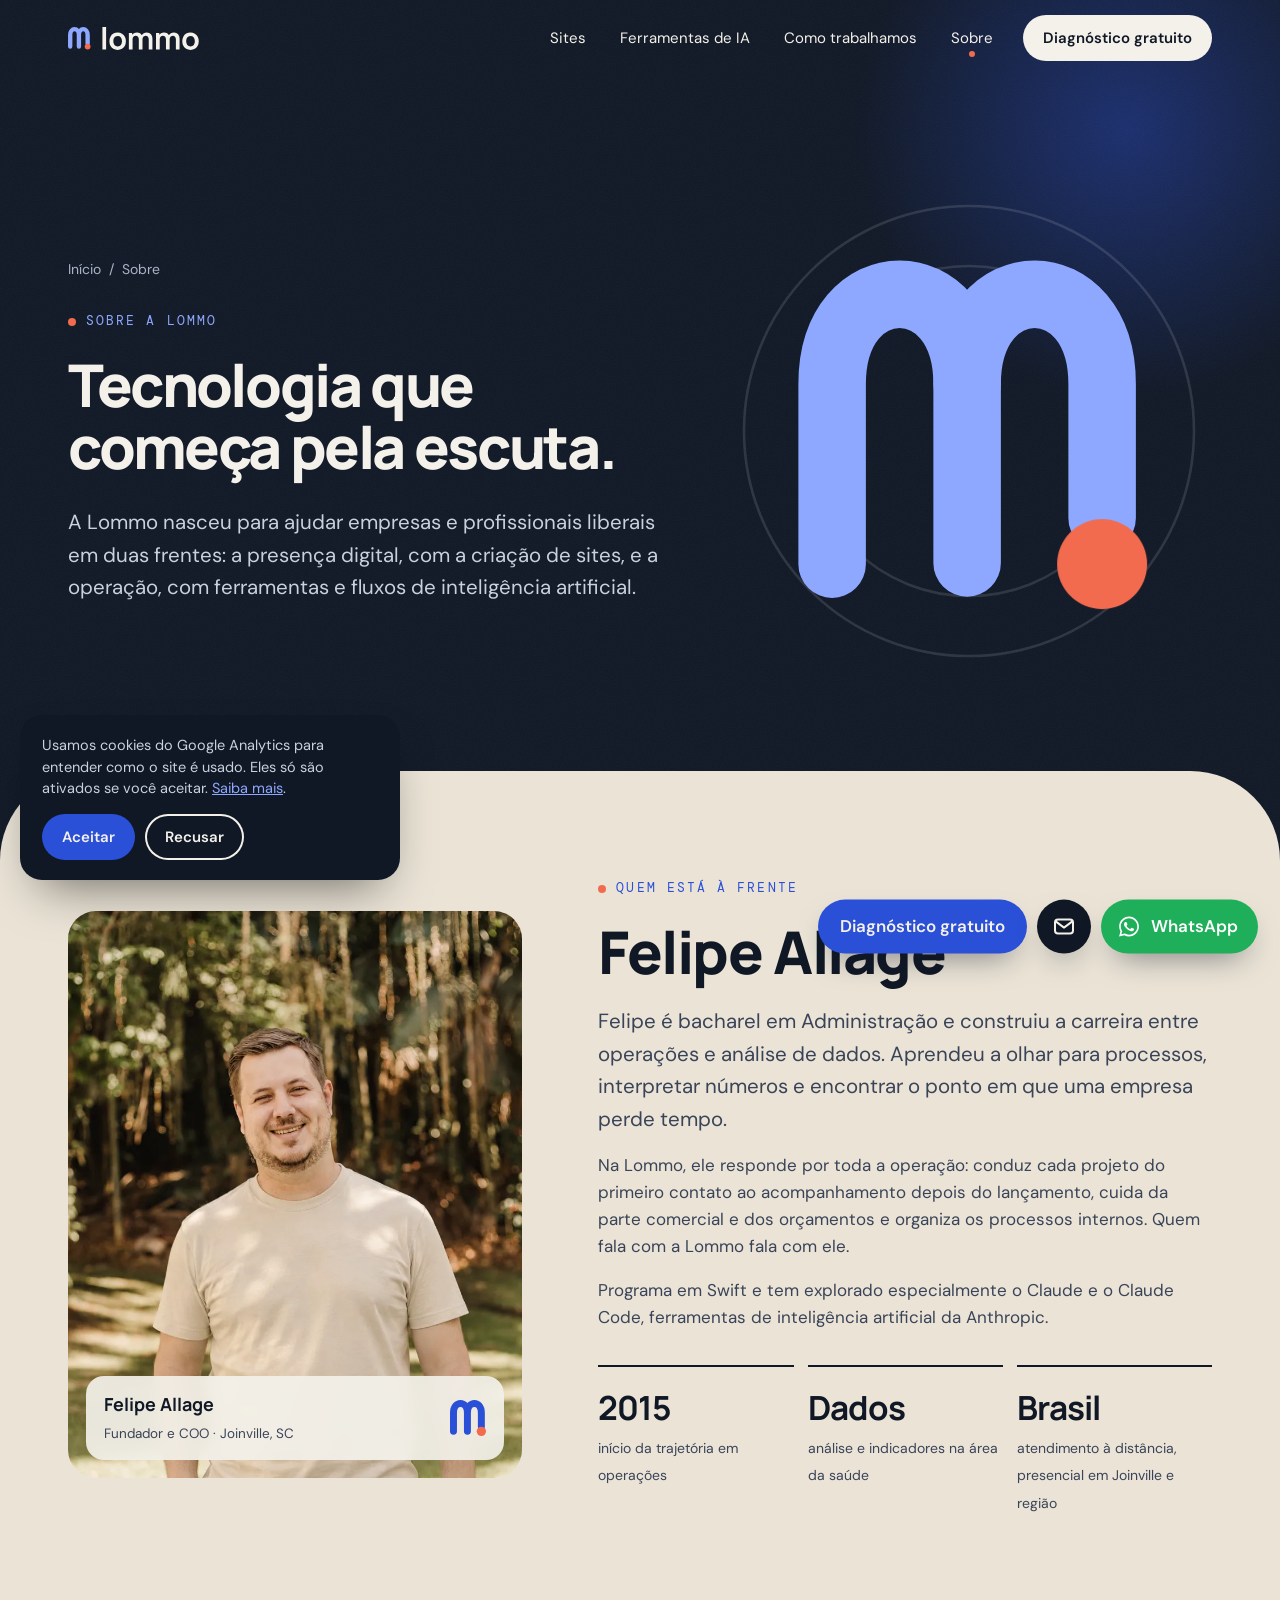
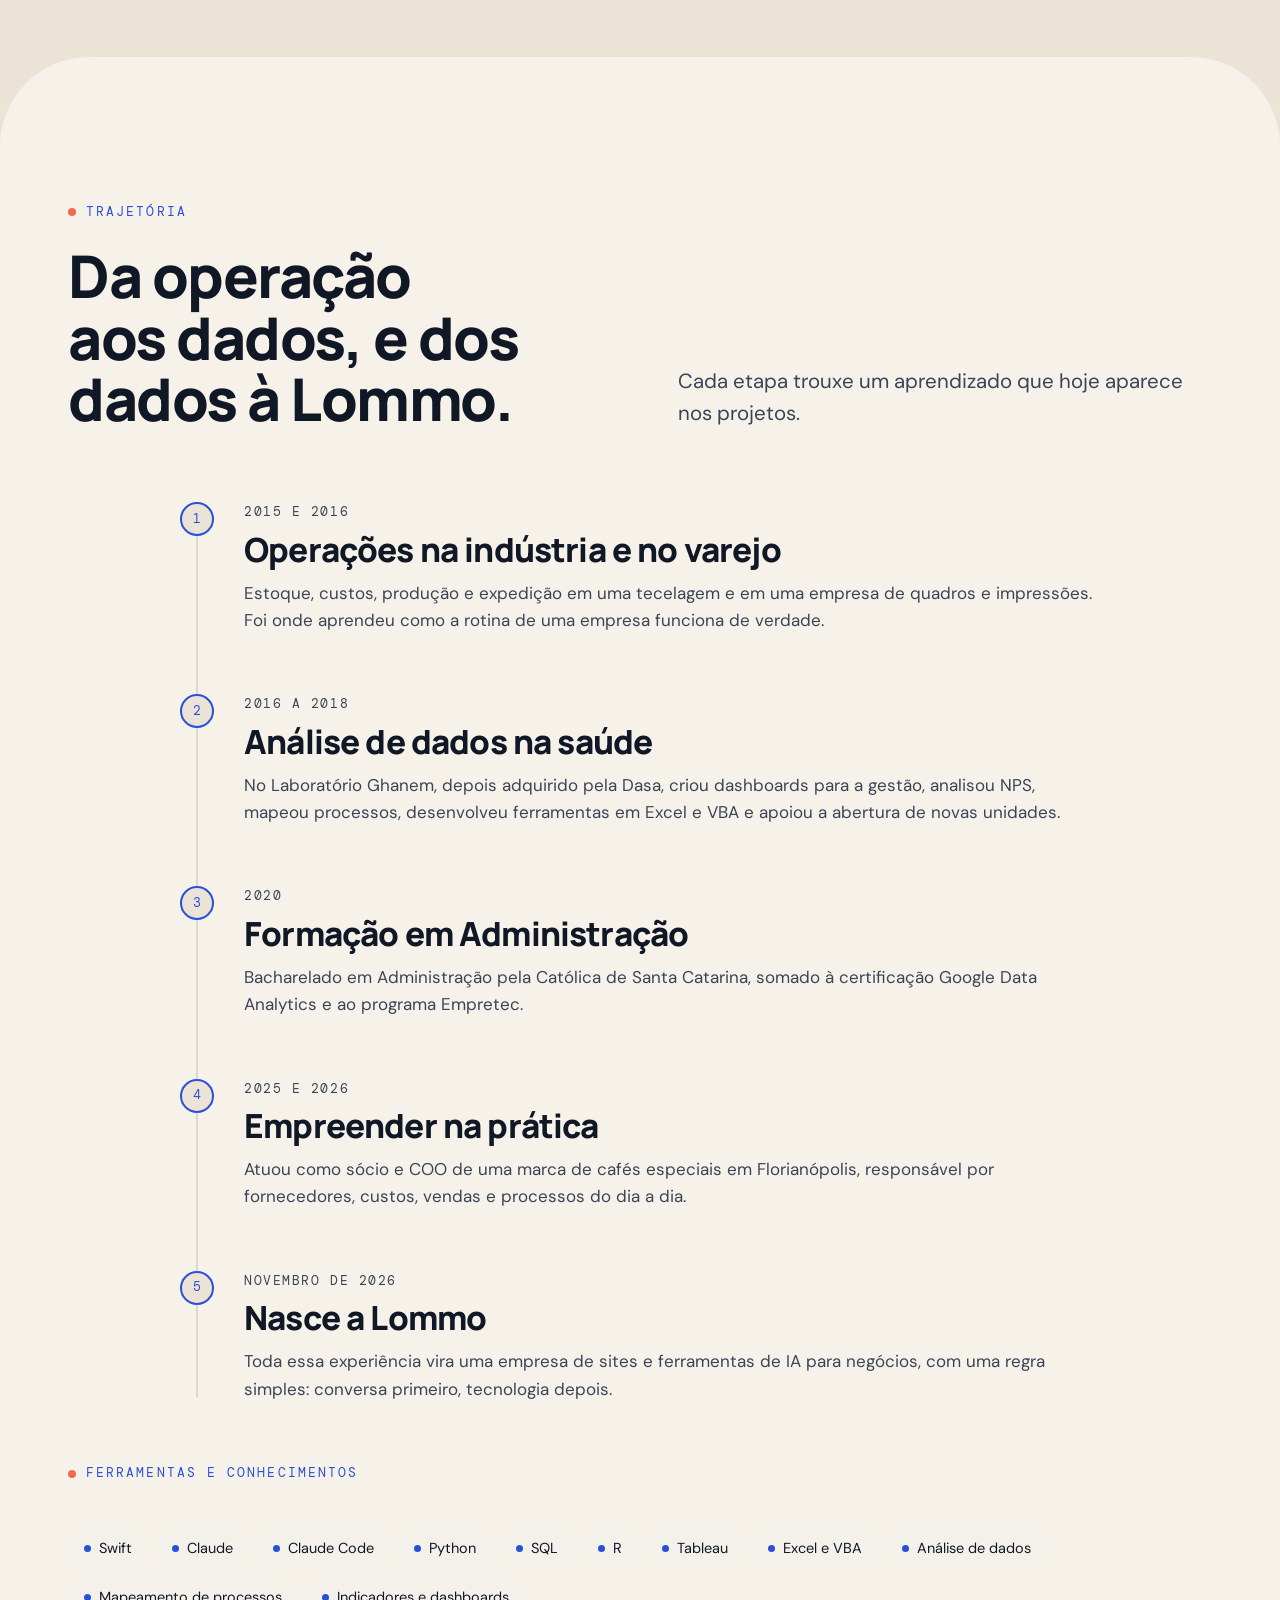
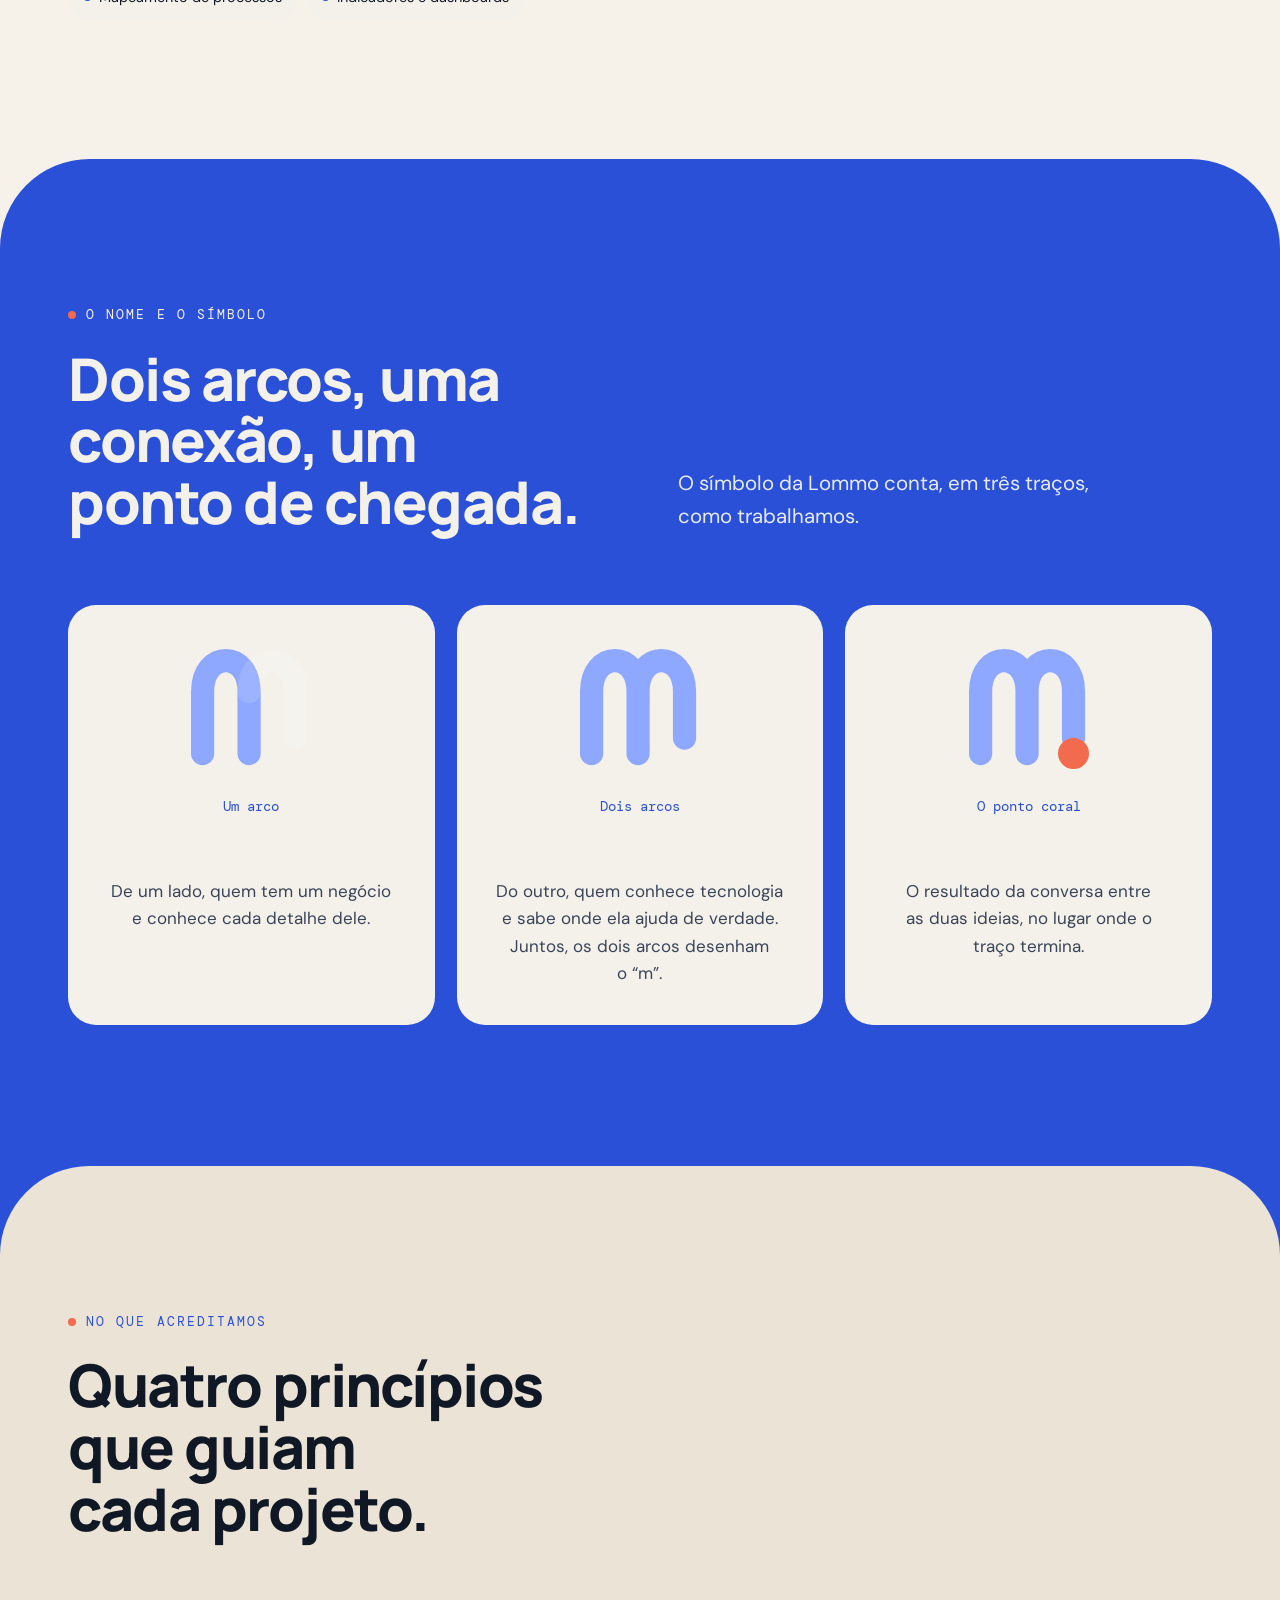
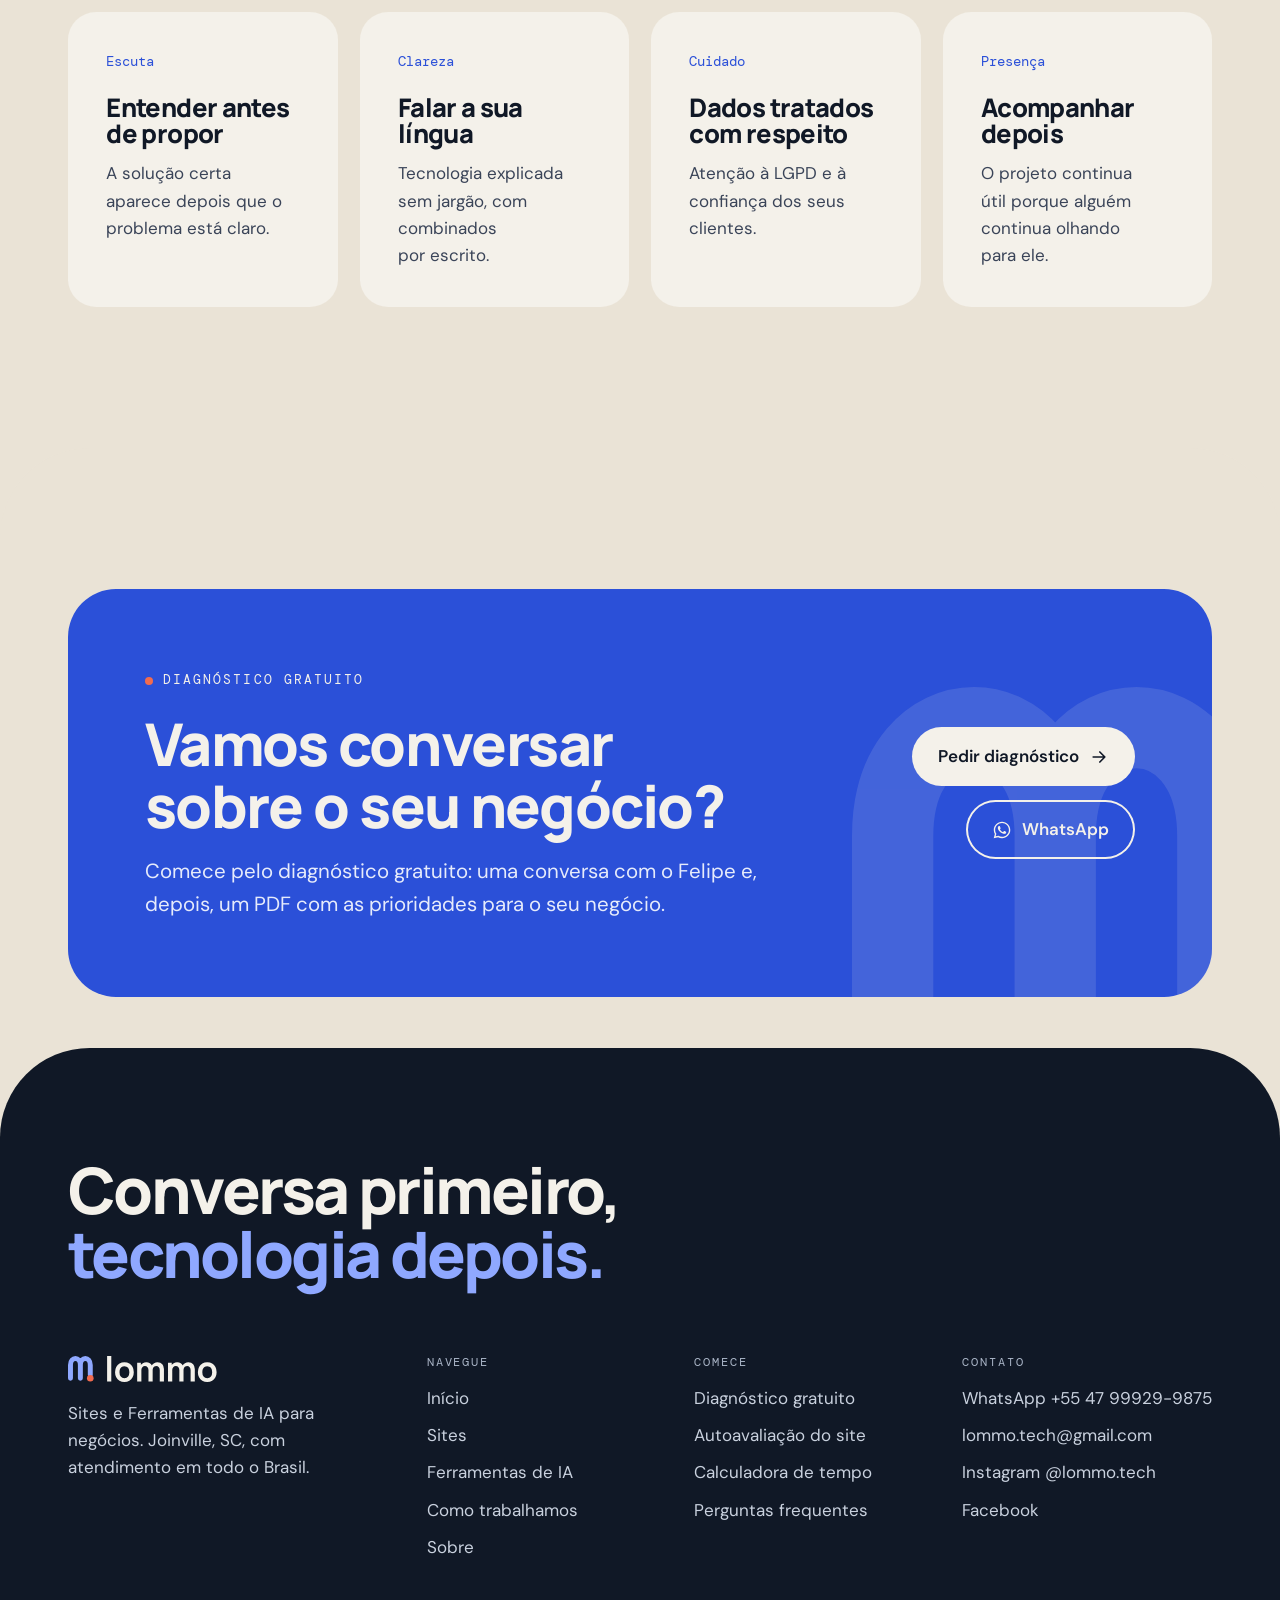
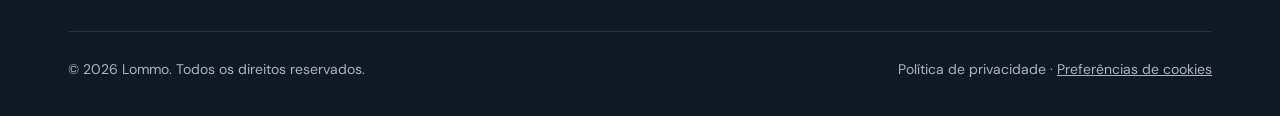
<file: sobre/index.html>
<!DOCTYPE html><html lang="pt-BR"><head>
<script>
  window.dataLayer = window.dataLayer || [];
  function gtag(){dataLayer.push(arguments);}
  gtag('consent', 'default', {analytics_storage: 'denied', ad_storage: 'denied', ad_user_data: 'denied', ad_personalization: 'denied', wait_for_update: 500});
  try { if (localStorage.getItem('lommo_cookies') === 'aceito') gtag('consent', 'update', {analytics_storage: 'granted'}); } catch (e) {}
</script>
<script async src="https://www.googletagmanager.com/gtm.js?id=GTM-NJ5GCXKQ"></script>
<script>
  window.dataLayer = window.dataLayer || [];
  function gtag(){dataLayer.push(arguments);}
  gtag('js', new Date());
</script>
<meta charset="utf-8"><meta name="viewport" content="width=device-width,initial-scale=1,viewport-fit=cover">
<title>Sobre | Lommo</title><meta name="description" content="Conheça a Lommo e Felipe Allage, fundador e COO, com trajetória em operações e análise de dados. Sites e Ferramentas de IA para negócios."><link rel="canonical" href="https://lommo.com.br/sobre/">
<meta name="theme-color" content="#EAE3D6"><meta name="color-scheme" content="light">
<meta property="og:type" content="website"><meta property="og:site_name" content="Lommo"><meta property="og:title" content="Sobre | Lommo"><meta property="og:description" content="Conheça a Lommo e Felipe Allage, fundador e COO, com trajetória em operações e análise de dados. Sites e Ferramentas de IA para negócios."><meta property="og:url" content="https://lommo.com.br/sobre/"><meta property="og:image" content="https://lommo.com.br/assets/og.png"><meta property="og:image:width" content="1200"><meta property="og:image:height" content="630"><meta property="og:locale" content="pt_BR">
<meta name="twitter:card" content="summary_large_image">
<link rel="icon" href="/assets/favicon.svg" type="image/svg+xml">
<link rel="preload" href="/assets/fonts/manrope.woff2" as="font" type="font/woff2" crossorigin><link rel="preload" href="/assets/fonts/dmsans.woff2" as="font" type="font/woff2" crossorigin>
<link rel="stylesheet" href="/assets/site.css?v=07caa34d">
<script type="application/ld+json">{"@context": "https://schema.org", "@graph": [{"@type": "ProfessionalService", "@id": "https://lommo.com.br/#lommo", "name": "Lommo", "url": "https://lommo.com.br/", "description": "Sites e Ferramentas de IA para negócios.", "slogan": "Conversa primeiro, tecnologia depois.", "email": "lommo.tech@gmail.com", "telephone": "+55-47-99929-9875", "image": "https://lommo.com.br/assets/og.png", "logo": "https://lommo.com.br/assets/favicon.svg", "address": {"@type": "PostalAddress", "addressLocality": "Joinville", "addressRegion": "SC", "addressCountry": "BR"}, "areaServed": {"@type": "Country", "name": "Brasil"}, "founder": {"@type": "Person", "name": "Felipe Augusto Allage", "jobTitle": "Fundador e COO"}, "sameAs": ["https://instagram.com/lommo.tech", "https://www.facebook.com/lommo.tech"]}, {"@type": "WebSite", "@id": "https://lommo.com.br/#site", "url": "https://lommo.com.br/", "name": "Lommo", "inLanguage": "pt-BR", "publisher": {"@id": "https://lommo.com.br/#lommo"}}]}</script>
</head><body class="on-dark"><a class="skip" href="#conteudo">Pular para o conteúdo</a>
<header class="hd"><div class="wrap"><a class="logo" href="/" aria-label="Lommo, página inicial"><svg class="lg " viewBox="16.275 16.275 272.69 46.5" role="img" aria-label="Lommo"><g transform="translate(6.775 6.775)"><path class="p" d="M14 50 V26 C14 10 32 10 32 26 V50 M32 26 C32 10 50 10 50 26 V44"/><circle class="c" cx="50" cy="50" r="6"/></g><path class="w" transform="translate(82.305 62.775)" d="M5.061224489795918 0.0V-46.5H12.674028669084821V0.0ZM36.51459238480548 0.9489795918367346Q31.374288193060426 0.9489795918367346 27.552017647879463 -1.3602040816326528Q23.7297471026985 -3.6693877551020404 21.623547020737007 -7.736820049675143Q19.51734693877551 -11.804252344248246 19.51734693877551 -17.092178157884245Q19.51734693877551 -22.443369277642695 21.668359624123084 -26.505528819804287Q23.819372309470662 -30.567688361965878 27.64427923085738 -32.83996662996253Q31.4691861522441 -35.11224489795918 36.51459238480548 -35.11224489795918Q41.660169328962056 -35.11224489795918 45.49561982446787 -32.80569760069555Q49.33107031997369 -30.499150303431918 51.44781397605429 -26.436990761270327Q53.564557632134886 -22.374831219108735 53.564557632134886 -17.092178157884245Q53.564557632134886 -11.762074186363998 51.43199764952368 -7.697278267996651Q49.29943766691247 -3.6324823496293046 45.46135079520089 -1.341751378896285Q41.62326392348932 0.9489795918367346 36.51459238480548 0.9489795918367346ZM36.51459238480548 -6.189346375757334Q41.043380861866225 -6.189346375757334 43.27086969492386 -9.236655535016741Q45.4983585279815 -12.283964694276147 45.4983585279815 -17.092178157884245Q45.4983585279815 -22.053282134386958 43.241873418068394 -25.013600532376035Q40.985388308155294 -27.973918930365112 36.51459238480548 -27.973918930365112Q33.44619414660396 -27.973918930365112 31.471768468740038 -26.59261225486288Q29.497342790876115 -25.211305579360648 28.540444416902503 -22.76502262037627Q27.583546042928887 -20.3187396613919 27.583546042928887 -17.092178157884245Q27.583546042928887 -12.109987033143334 29.850576657665016 -9.149666704450334Q32.117607272401145 -6.189346375757334 36.51459238480548 -6.189346375757334ZM100.7816210688377 0.0 100.79216657366071 -20.74054440868144Q100.79216657366071 -24.27287535375478 99.0444441503408 -26.249927754304842Q97.29672172702088 -28.226980154854907 94.33905128946108 -28.226980154854907Q92.49908079809072 -28.226980154854907 91.04659968784877 -27.37553296770368Q89.59411857760682 -26.524085780552454 88.7400234300263 -24.908170583296794Q87.88592828244579 -23.292255386041134 87.88592828244579 -21.02521125637755L84.49071592992665 -23.028563705755737Q84.4643521678691 -26.581970214843746 86.09342993911432 -29.286563982282363Q87.72250771035954 -31.99115774972098 90.4982701204261 -33.49898152254065Q93.27403253049266 -35.00680529536033 96.69035906110491 -35.00680529536033Q102.37367180026307 -35.00680529536033 105.38932127660634 -31.614211942711655Q108.40497075294961 -28.221618590062977 108.40497075294961 -22.670093769929846L108.3944252481266 0.0ZM59.70136183135364 0.0V-34.16326530612245H66.43901267538266V-23.566415342992663H67.36688581194196V0.0ZM80.27312410315689 0.0 80.2836696079799 -20.666725874920278Q80.2836696079799 -24.22542058205118 78.54385631327726 -26.226200368453043Q76.80404301857462 -28.226980154854907 73.80946331413425 -28.226980154854907Q70.90450495505819 -28.226980154854907 69.13569538350006 -26.23146925945671Q67.36688581194196 -24.23595836405851 67.36688581194196 -21.02521125637755L63.97167345942283 -23.302731385522957Q63.97167345942283 -26.64524710518973 65.61656755719866 -29.289208081303805Q67.26146165497448 -31.933169057417885 70.0556748370735 -33.46998717638911Q72.84988801917251 -35.00680529536033 76.34002149932238 -35.00680529536033Q80.16754935128348 -35.00680529536033 82.73770144715601 -33.38036969243264Q85.30785354302853 -31.75393408950494 86.59689091273717 -28.95445008569834Q87.88592828244579 -26.15496608189174 87.88592828244579 -22.638457255460775L87.87538277762276 0.0ZM156.89794759944994 0.0 156.90849310427296 -20.74054440868144Q156.90849310427296 -24.27287535375478 155.16077068095305 -26.249927754304842Q153.41304825763314 -28.226980154854907 150.45537782007335 -28.226980154854907Q148.61540732870296 -28.226980154854907 147.162926218461 -27.37553296770368Q145.71044510821906 -26.524085780552454 144.85634996063857 -24.908170583296794Q144.00225481305804 -23.292255386041134 144.00225481305804 -21.02521125637755L140.6070424605389 -23.028563705755737Q140.58067869848134 -26.581970214843746 142.20975646972656 -29.286563982282363Q143.83883424097178 -31.99115774972098 146.61459665103834 -33.49898152254065Q149.3903590611049 -35.00680529536033 152.80668559171716 -35.00680529536033Q158.48999833087532 -35.00680529536033 161.5056478072186 -31.614211942711655Q164.52129728356186 -28.221618590062977 164.52129728356186 -22.670093769929846L164.51075177873884 0.0ZM115.81768836196588 0.0V-34.16326530612245H122.5553392059949V-23.566415342992663H123.48321234255421V0.0ZM136.38945063376914 0.0 136.39999613859214 -20.666725874920278Q136.39999613859214 -24.22542058205118 134.66018284388952 -26.226200368453043Q132.92036954918686 -28.226980154854907 129.9257898447465 -28.226980154854907Q127.02083148567044 -28.226980154854907 125.25202191411233 -26.23146925945671Q123.48321234255421 -24.23595836405851 123.48321234255421 -21.02521125637755L120.08799999003507 -23.302731385522957Q120.08799999003507 -26.64524710518973 121.7328940878109 -29.289208081303805Q123.37778818558674 -31.933169057417885 126.17200136768574 -33.46998717638911Q128.96621454978475 -35.00680529536033 132.45634802993465 -35.00680529536033Q136.28387588189574 -35.00680529536033 138.85402797776828 -33.38036969243264Q141.4241800736408 -31.75393408950494 142.71321744334944 -28.95445008569834Q144.00225481305804 -26.15496608189174 144.00225481305804 -22.638457255460775L143.99170930823502 0.0ZM187.08602095623405 0.9489795918367346Q181.945716764489 0.9489795918367346 178.12344621930805 -1.3602040816326528Q174.30117567412708 -3.6693877551020404 172.19497559216558 -7.736820049675143Q170.08877551020407 -11.804252344248246 170.08877551020407 -17.092178157884245Q170.08877551020407 -22.443369277642695 172.23978819555165 -26.505528819804287Q174.39080088089923 -30.567688361965878 178.21570780228595 -32.83996662996253Q182.04061472367266 -35.11224489795918 187.08602095623405 -35.11224489795918Q192.23159790039062 -35.11224489795918 196.06704839589645 -32.80569760069555Q199.90249889140227 -30.499150303431918 202.01924254748286 -26.436990761270327Q204.13598620356345 -22.374831219108735 204.13598620356345 -17.092178157884245Q204.13598620356345 -11.762074186363998 202.00342622095224 -7.697278267996651Q199.87086623834102 -3.6324823496293046 196.03277936662946 -1.341751378896285Q192.1946924949179 0.9489795918367346 187.08602095623405 0.9489795918367346ZM187.08602095623405 -6.189346375757334Q191.6148094332948 -6.189346375757334 193.84229826635243 -9.236655535016741Q196.06978709941006 -12.283964694276147 196.06978709941006 -17.092178157884245Q196.06978709941006 -22.053282134386958 193.81330198949695 -25.013600532376035Q191.55681687958386 -27.973918930365112 187.08602095623405 -27.973918930365112Q184.01762271803253 -27.973918930365112 182.0431970401686 -26.59261225486288Q180.0687713623047 -25.211305579360648 179.11187298833107 -22.76502262037627Q178.15497461435746 -20.3187396613919 178.15497461435746 -17.092178157884245Q178.15497461435746 -12.109987033143334 180.4220052290936 -9.149666704450334Q182.6890358438297 -6.189346375757334 187.08602095623405 -6.189346375757334Z"/></svg></a>
<nav class="nav" aria-label="Principal"><a class="l" href="/sites/">Sites</a><a class="l" href="/ferramentas-de-ia/">Ferramentas de IA</a><a class="l" href="/como-trabalhamos/">Como trabalhamos</a><a class="l" href="/sobre/" aria-current=page>Sobre</a><a class="btn sm" href="/diagnostico/">Diagnóstico gratuito</a></nav>
<button class="menu-bt" type="button" aria-expanded="false" aria-controls="mnav" aria-label="Abrir menu"><span></span></button></div></header>
<nav class="mnav" id="mnav" aria-label="Menu"><a href="/">Início</a><a href="/sites/">Sites</a><a href="/ferramentas-de-ia/">Ferramentas de IA</a><a href="/como-trabalhamos/">Como trabalhamos</a><a href="/sobre/" aria-current=page>Sobre</a><a class="btn" href="/diagnostico/">Diagnóstico gratuito <svg class="ico ar" viewBox="0 0 24 24" fill="none" stroke="currentColor" stroke-width="2" stroke-linecap="round" stroke-linejoin="round" aria-hidden="true"><path d="M5 12h14M13 6l6 6-6 6"/></svg></a>
<div class="mc"><a href="https://wa.me/5547999299875?text=Ol%C3%A1%21%20Vim%20pelo%20site%20da%20Lommo." style="font:inherit;font-size:15px;padding:0">WhatsApp +55 47 99929-9875</a><a href="mailto:lommo.tech@gmail.com" style="font:inherit;font-size:15px;padding:0">lommo.tech@gmail.com</a></div></nav><main id="conteudo"><section class="phero  has-art t-noite grain"><span class="hglow" aria-hidden="true"></span><div class="wrap"><div class="ptxt">
<p class="crumbs"><a href="/">Início</a><span aria-hidden="true">/</span><span>Sobre</span></p>
<p class="k fx">Sobre a Lommo</p><h1 class="fx" style="animation-delay:.08s">Tecnologia que começa pela escuta.</h1><p class="lead fx" style="animation-delay:.16s">A Lommo nasceu para ajudar empresas e profissionais liberais em duas frentes: a presença digital, com a criação de sites, e a operação, com ferramentas e fluxos de inteligência artificial.</p>
</div><div class="part fx" style="animation-delay:.3s" aria-hidden="true"><div class="sym" aria-hidden="true"><svg viewBox="0 0 64 64">
<circle class="ring" cx="32" cy="32" r="30"/><circle class="ring" cx="32" cy="32" r="22"/>
<g transform="translate(-0.25 -0.25)"><g class="g1"><path class="a1" pathLength="1" d="M14 50 V26 C14 10 32 10 32 26 V50"/></g><g class="g2"><path class="a2" pathLength="1" d="M32 26 C32 10 50 10 50 26 V44"/></g><g class="gd"><circle class="dot" cx="50" cy="50" r="6"/></g></g></svg></div></div></div></section>
<section class="sec arch" style="padding-top:clamp(70px,8vw,110px)"><div class="wrap"><div class="about">
<div class="portrait rv"><picture><source srcset="/assets/img/felipe.webp" type="image/webp"><img src="/assets/img/felipe.jpg" alt="Felipe Allage, fundador da Lommo, sorrindo, de camiseta areia" width="800" height="1000" loading="lazy"></picture>
<div class="badge"><div><b>Felipe Allage</b><small>Fundador e COO · Joinville, SC</small></div><svg class="lg " style="width:36px" viewBox="9.5 9.5 46.5 46.5" aria-hidden="true"><path class="p" d="M14 50 V26 C14 10 32 10 32 26 V50 M32 26 C32 10 50 10 50 26 V44"/><circle class="c" cx="50" cy="50" r="6"/></svg></div></div>
<div><p class="k rv">Quem está à frente</p><h2 class="h2 rv d1">Felipe Allage</h2>
<p class="lead rv d2" style="margin-top:22px">Felipe é bacharel em Administração e construiu a carreira entre operações e análise de dados. Aprendeu a olhar para processos, interpretar números e encontrar o ponto em que uma empresa perde tempo.</p>
<p class="rv d3" style="margin-top:16px;color:var(--graf)">Na Lommo, ele responde por toda a operação: conduz cada projeto do primeiro contato ao acompanhamento depois do lançamento, cuida da parte comercial e dos orçamentos e organiza os processos internos. Quem fala com a Lommo fala com ele.</p>
<p class="rv d3" style="margin-top:16px;color:var(--graf)">Programa em Swift e tem explorado especialmente o Claude e o Claude Code, ferramentas de inteligência artificial da Anthropic.</p>
<div class="facts rv d3"><div class="fact"><b>2015</b><small>início da trajetória em operações</small></div><div class="fact"><b>Dados</b><small>análise e indicadores na área da saúde</small></div><div class="fact"><b>Brasil</b><small>atendimento à distância, presencial em Joinville e região</small></div></div>
</div></div></div></section>

<section class="sec claro arch"><div class="wrap">
<div class="hgrid"><div><p class="k rv">Trajetória</p><h2 class="h2 rv d1">Da operação aos dados, e dos dados à Lommo.</h2></div><p class="lead rv d2">Cada etapa trouxe um aprendizado que hoje aparece nos projetos.</p></div>
<div class="wrap" style="max-width:920px;padding:0"><div class="tl"><span class="fill" aria-hidden="true"></span>
<div class="it rv"><span class="dotn">1</span><span class="when">2015 e 2016</span><h3>Operações na indústria e no varejo</h3><p style="color:var(--graf)">Estoque, custos, produção e expedição em uma tecelagem e em uma empresa de quadros e impressões. Foi onde aprendeu como a rotina de uma empresa funciona de verdade.</p></div>
<div class="it rv"><span class="dotn">2</span><span class="when">2016 a 2018</span><h3>Análise de dados na saúde</h3><p style="color:var(--graf)">No Laboratório Ghanem, depois adquirido pela Dasa, criou dashboards para a gestão, analisou NPS, mapeou processos, desenvolveu ferramentas em Excel e VBA e apoiou a abertura de novas unidades.</p></div>
<div class="it rv"><span class="dotn">3</span><span class="when">2020</span><h3>Formação em Administração</h3><p style="color:var(--graf)">Bacharelado em Administração pela Católica de Santa Catarina, somado à certificação Google Data Analytics e ao programa Empretec.</p></div>
<div class="it rv"><span class="dotn">4</span><span class="when">2025 e 2026</span><h3>Empreender na prática</h3><p style="color:var(--graf)">Atuou como sócio e COO de uma marca de cafés especiais em Florianópolis, responsável por fornecedores, custos, vendas e processos do dia a dia.</p></div>
<div class="it rv"><span class="dotn">5</span><span class="when">Novembro de 2026</span><h3>Nasce a Lommo</h3><p style="color:var(--graf)">Toda essa experiência vira uma empresa de sites e ferramentas de IA para negócios, com uma regra simples: conversa primeiro, tecnologia depois.</p></div>
</div></div>
<div class="rv" style="margin-top:56px"><p class="k">Ferramentas e conhecimentos</p><div class="stack"><span>Swift</span><span>Claude</span><span>Claude Code</span><span>Python</span><span>SQL</span><span>R</span><span>Tableau</span><span>Excel e VBA</span><span>Análise de dados</span><span>Mapeamento de processos</span><span>Indicadores e dashboards</span></div></div>
</div></section>

<section class="sec cobalto arch"><div class="wrap">
<div class="hgrid"><div><p class="k rv">O nome e o símbolo</p><h2 class="h2 rv d1">Dois arcos, uma conexão, um ponto de chegada.</h2></div><p class="lead rv d2">O símbolo da Lommo conta, em três traços, como trabalhamos.</p></div>
<div class="symx">
<div class="card rv"><svg viewBox="9.5 9.5 46.5 46.5" aria-hidden="true"><path class="p" d="M14 50 V26 C14 10 32 10 32 26 V50"/><path class="gh" d="M32 26 C32 10 50 10 50 26 V44"/></svg><span class="n">Um arco</span><h3>Uma ideia</h3><p>De um lado, quem tem um negócio e conhece cada detalhe dele.</p></div>
<div class="card rv d1"><svg viewBox="9.5 9.5 46.5 46.5" aria-hidden="true"><path class="p" d="M14 50 V26 C14 10 32 10 32 26 V50 M32 26 C32 10 50 10 50 26 V44"/></svg><span class="n">Dois arcos</span><h3>Uma conexão</h3><p>Do outro, quem conhece tecnologia e sabe onde ela ajuda de verdade. Juntos, os dois arcos desenham o “m”.</p></div>
<div class="card rv d2"><svg viewBox="9.5 9.5 46.5 46.5" aria-hidden="true"><path class="p" d="M14 50 V26 C14 10 32 10 32 26 V50 M32 26 C32 10 50 10 50 26 V44"/><circle class="c" cx="50" cy="50" r="6"/></svg><span class="n">O ponto coral</span><h3>A solução</h3><p>O resultado da conversa entre as duas ideias, no lugar onde o traço termina.</p></div></div></div></section>

<section class="sec arch"><div class="wrap">
<div class="hgrid"><div><p class="k rv">No que acreditamos</p><h2 class="h2 rv d1">Quatro princípios que guiam cada projeto.</h2></div></div>
<div class="cards c4">
<div class="card spot rv"><span class="n">Escuta</span><h3>Entender antes de propor</h3><p>A solução certa aparece depois que o problema está claro.</p></div>
<div class="card spot rv d1"><span class="n">Clareza</span><h3>Falar a sua língua</h3><p>Tecnologia explicada sem jargão, com combinados por escrito.</p></div>
<div class="card spot rv d2"><span class="n">Cuidado</span><h3>Dados tratados com respeito</h3><p>Atenção à LGPD e à confiança dos seus clientes.</p></div>
<div class="card spot rv d3"><span class="n">Presença</span><h3>Acompanhar depois</h3><p>O projeto continua útil porque alguém continua olhando para ele.</p></div>
</div></div></section>
<section class="sec arch"><div class="wrap"><div class="cta-band rv">
<svg class="bgsym" viewBox="9.5 9.5 46.5 46.5" aria-hidden="true"><path d="M14 50 V26 C14 10 32 10 32 26 V50 M32 26 C32 10 50 10 50 26 V44" fill="none" stroke-width="9" stroke-linecap="round"/></svg>
<div><p class="k">Diagnóstico gratuito</p><h2>Vamos conversar sobre o seu negócio?</h2><p class="lead">Comece pelo diagnóstico gratuito: uma conversa com o Felipe e, depois, um PDF com as prioridades para o seu negócio.</p></div>
<div class="btns"><a class="btn light" href="/diagnostico/">Pedir diagnóstico <svg class="ico ar" viewBox="0 0 24 24" fill="none" stroke="currentColor" stroke-width="2" stroke-linecap="round" stroke-linejoin="round" aria-hidden="true"><path d="M5 12h14M13 6l6 6-6 6"/></svg></a><a class="btn ghost" href="https://wa.me/5547999299875?text=Ol%C3%A1%21%20Vim%20pelo%20site%20da%20Lommo."><svg class="ico" viewBox="0 0 24 24" fill="currentColor" aria-hidden="true"><path d="M12.04 2C6.58 2 2.13 6.45 2.13 11.91c0 1.75.46 3.45 1.32 4.95L2.05 22l5.25-1.38c1.45.79 3.08 1.21 4.74 1.21 5.46 0 9.91-4.45 9.91-9.91C21.95 6.45 17.5 2 12.04 2Zm0 18.15c-1.48 0-2.93-.4-4.2-1.15l-.3-.18-3.12.82.83-3.04-.2-.31a8.23 8.23 0 0 1-1.26-4.38c0-4.54 3.7-8.24 8.25-8.24 4.54 0 8.24 3.7 8.24 8.24 0 4.55-3.7 8.24-8.24 8.24Zm4.52-6.16c-.25-.12-1.47-.72-1.69-.81-.23-.08-.39-.12-.56.12-.16.25-.64.81-.79.97-.14.17-.29.19-.54.06-.25-.12-1.05-.38-1.99-1.22-.74-.66-1.23-1.47-1.38-1.72-.14-.25-.02-.38.11-.51.11-.11.25-.29.37-.43.13-.15.17-.25.25-.42.08-.16.04-.31-.02-.43-.06-.12-.56-1.34-.76-1.84-.2-.48-.41-.42-.56-.43h-.48c-.17 0-.43.06-.66.31-.22.25-.86.85-.86 2.07 0 1.22.89 2.4 1.01 2.56.12.17 1.75 2.67 4.23 3.74.59.26 1.05.41 1.41.52.59.19 1.13.16 1.56.1.48-.07 1.47-.6 1.67-1.18.21-.58.21-1.07.14-1.18-.06-.1-.22-.16-.47-.28Z"/></svg> WhatsApp</a></div>
</div></div></section></main><footer class="ft arch"><div class="wrap">
<p class="big">Conversa primeiro, <em>tecnologia depois.</em></p>
<div class="cols">
<div><svg class="lg neg" viewBox="16.275 16.275 272.69 46.5" role="img" aria-label="Lommo"><g transform="translate(6.775 6.775)"><path class="p" d="M14 50 V26 C14 10 32 10 32 26 V50 M32 26 C32 10 50 10 50 26 V44"/><circle class="c" cx="50" cy="50" r="6"/></g><path class="w" transform="translate(82.305 62.775)" d="M5.061224489795918 0.0V-46.5H12.674028669084821V0.0ZM36.51459238480548 0.9489795918367346Q31.374288193060426 0.9489795918367346 27.552017647879463 -1.3602040816326528Q23.7297471026985 -3.6693877551020404 21.623547020737007 -7.736820049675143Q19.51734693877551 -11.804252344248246 19.51734693877551 -17.092178157884245Q19.51734693877551 -22.443369277642695 21.668359624123084 -26.505528819804287Q23.819372309470662 -30.567688361965878 27.64427923085738 -32.83996662996253Q31.4691861522441 -35.11224489795918 36.51459238480548 -35.11224489795918Q41.660169328962056 -35.11224489795918 45.49561982446787 -32.80569760069555Q49.33107031997369 -30.499150303431918 51.44781397605429 -26.436990761270327Q53.564557632134886 -22.374831219108735 53.564557632134886 -17.092178157884245Q53.564557632134886 -11.762074186363998 51.43199764952368 -7.697278267996651Q49.29943766691247 -3.6324823496293046 45.46135079520089 -1.341751378896285Q41.62326392348932 0.9489795918367346 36.51459238480548 0.9489795918367346ZM36.51459238480548 -6.189346375757334Q41.043380861866225 -6.189346375757334 43.27086969492386 -9.236655535016741Q45.4983585279815 -12.283964694276147 45.4983585279815 -17.092178157884245Q45.4983585279815 -22.053282134386958 43.241873418068394 -25.013600532376035Q40.985388308155294 -27.973918930365112 36.51459238480548 -27.973918930365112Q33.44619414660396 -27.973918930365112 31.471768468740038 -26.59261225486288Q29.497342790876115 -25.211305579360648 28.540444416902503 -22.76502262037627Q27.583546042928887 -20.3187396613919 27.583546042928887 -17.092178157884245Q27.583546042928887 -12.109987033143334 29.850576657665016 -9.149666704450334Q32.117607272401145 -6.189346375757334 36.51459238480548 -6.189346375757334ZM100.7816210688377 0.0 100.79216657366071 -20.74054440868144Q100.79216657366071 -24.27287535375478 99.0444441503408 -26.249927754304842Q97.29672172702088 -28.226980154854907 94.33905128946108 -28.226980154854907Q92.49908079809072 -28.226980154854907 91.04659968784877 -27.37553296770368Q89.59411857760682 -26.524085780552454 88.7400234300263 -24.908170583296794Q87.88592828244579 -23.292255386041134 87.88592828244579 -21.02521125637755L84.49071592992665 -23.028563705755737Q84.4643521678691 -26.581970214843746 86.09342993911432 -29.286563982282363Q87.72250771035954 -31.99115774972098 90.4982701204261 -33.49898152254065Q93.27403253049266 -35.00680529536033 96.69035906110491 -35.00680529536033Q102.37367180026307 -35.00680529536033 105.38932127660634 -31.614211942711655Q108.40497075294961 -28.221618590062977 108.40497075294961 -22.670093769929846L108.3944252481266 0.0ZM59.70136183135364 0.0V-34.16326530612245H66.43901267538266V-23.566415342992663H67.36688581194196V0.0ZM80.27312410315689 0.0 80.2836696079799 -20.666725874920278Q80.2836696079799 -24.22542058205118 78.54385631327726 -26.226200368453043Q76.80404301857462 -28.226980154854907 73.80946331413425 -28.226980154854907Q70.90450495505819 -28.226980154854907 69.13569538350006 -26.23146925945671Q67.36688581194196 -24.23595836405851 67.36688581194196 -21.02521125637755L63.97167345942283 -23.302731385522957Q63.97167345942283 -26.64524710518973 65.61656755719866 -29.289208081303805Q67.26146165497448 -31.933169057417885 70.0556748370735 -33.46998717638911Q72.84988801917251 -35.00680529536033 76.34002149932238 -35.00680529536033Q80.16754935128348 -35.00680529536033 82.73770144715601 -33.38036969243264Q85.30785354302853 -31.75393408950494 86.59689091273717 -28.95445008569834Q87.88592828244579 -26.15496608189174 87.88592828244579 -22.638457255460775L87.87538277762276 0.0ZM156.89794759944994 0.0 156.90849310427296 -20.74054440868144Q156.90849310427296 -24.27287535375478 155.16077068095305 -26.249927754304842Q153.41304825763314 -28.226980154854907 150.45537782007335 -28.226980154854907Q148.61540732870296 -28.226980154854907 147.162926218461 -27.37553296770368Q145.71044510821906 -26.524085780552454 144.85634996063857 -24.908170583296794Q144.00225481305804 -23.292255386041134 144.00225481305804 -21.02521125637755L140.6070424605389 -23.028563705755737Q140.58067869848134 -26.581970214843746 142.20975646972656 -29.286563982282363Q143.83883424097178 -31.99115774972098 146.61459665103834 -33.49898152254065Q149.3903590611049 -35.00680529536033 152.80668559171716 -35.00680529536033Q158.48999833087532 -35.00680529536033 161.5056478072186 -31.614211942711655Q164.52129728356186 -28.221618590062977 164.52129728356186 -22.670093769929846L164.51075177873884 0.0ZM115.81768836196588 0.0V-34.16326530612245H122.5553392059949V-23.566415342992663H123.48321234255421V0.0ZM136.38945063376914 0.0 136.39999613859214 -20.666725874920278Q136.39999613859214 -24.22542058205118 134.66018284388952 -26.226200368453043Q132.92036954918686 -28.226980154854907 129.9257898447465 -28.226980154854907Q127.02083148567044 -28.226980154854907 125.25202191411233 -26.23146925945671Q123.48321234255421 -24.23595836405851 123.48321234255421 -21.02521125637755L120.08799999003507 -23.302731385522957Q120.08799999003507 -26.64524710518973 121.7328940878109 -29.289208081303805Q123.37778818558674 -31.933169057417885 126.17200136768574 -33.46998717638911Q128.96621454978475 -35.00680529536033 132.45634802993465 -35.00680529536033Q136.28387588189574 -35.00680529536033 138.85402797776828 -33.38036969243264Q141.4241800736408 -31.75393408950494 142.71321744334944 -28.95445008569834Q144.00225481305804 -26.15496608189174 144.00225481305804 -22.638457255460775L143.99170930823502 0.0ZM187.08602095623405 0.9489795918367346Q181.945716764489 0.9489795918367346 178.12344621930805 -1.3602040816326528Q174.30117567412708 -3.6693877551020404 172.19497559216558 -7.736820049675143Q170.08877551020407 -11.804252344248246 170.08877551020407 -17.092178157884245Q170.08877551020407 -22.443369277642695 172.23978819555165 -26.505528819804287Q174.39080088089923 -30.567688361965878 178.21570780228595 -32.83996662996253Q182.04061472367266 -35.11224489795918 187.08602095623405 -35.11224489795918Q192.23159790039062 -35.11224489795918 196.06704839589645 -32.80569760069555Q199.90249889140227 -30.499150303431918 202.01924254748286 -26.436990761270327Q204.13598620356345 -22.374831219108735 204.13598620356345 -17.092178157884245Q204.13598620356345 -11.762074186363998 202.00342622095224 -7.697278267996651Q199.87086623834102 -3.6324823496293046 196.03277936662946 -1.341751378896285Q192.1946924949179 0.9489795918367346 187.08602095623405 0.9489795918367346ZM187.08602095623405 -6.189346375757334Q191.6148094332948 -6.189346375757334 193.84229826635243 -9.236655535016741Q196.06978709941006 -12.283964694276147 196.06978709941006 -17.092178157884245Q196.06978709941006 -22.053282134386958 193.81330198949695 -25.013600532376035Q191.55681687958386 -27.973918930365112 187.08602095623405 -27.973918930365112Q184.01762271803253 -27.973918930365112 182.0431970401686 -26.59261225486288Q180.0687713623047 -25.211305579360648 179.11187298833107 -22.76502262037627Q178.15497461435746 -20.3187396613919 178.15497461435746 -17.092178157884245Q178.15497461435746 -12.109987033143334 180.4220052290936 -9.149666704450334Q182.6890358438297 -6.189346375757334 187.08602095623405 -6.189346375757334Z"/></svg><p style="margin-top:18px;max-width:34ch">Sites e Ferramentas de IA para negócios. Joinville, SC, com atendimento em todo o Brasil.</p></div>
<div><h4>Navegue</h4><ul><li><a href="/">Início</a></li><li><a href="/sites/">Sites</a></li><li><a href="/ferramentas-de-ia/">Ferramentas de IA</a></li><li><a href="/como-trabalhamos/">Como trabalhamos</a></li><li><a href="/sobre/">Sobre</a></li></ul></div>
<div><h4>Comece</h4><ul><li><a href="/diagnostico/">Diagnóstico gratuito</a></li><li><a href="/sites/#autoavaliacao">Autoavaliação do site</a></li><li><a href="/ferramentas-de-ia/#calculadora">Calculadora de tempo</a></li><li><a href="/como-trabalhamos/#perguntas">Perguntas frequentes</a></li></ul></div>
<div><h4>Contato</h4><ul><li><a href="https://wa.me/5547999299875?text=Ol%C3%A1%21%20Vim%20pelo%20site%20da%20Lommo.">WhatsApp +55 47 99929-9875</a></li><li><a href="mailto:lommo.tech@gmail.com">lommo.tech@gmail.com</a></li><li><a href="https://instagram.com/lommo.tech" rel="noopener">Instagram @lommo.tech</a></li><li><a href="https://www.facebook.com/lommo.tech" rel="noopener">Facebook</a></li></ul></div>
</div>
<div class="bot"><span>© <span data-ano>2026</span> Lommo. Todos os direitos reservados.</span><span><a href="/privacidade/">Política de privacidade</a> · <button type="button" class="ckopen" data-ck-open>Preferências de cookies</button></span></div>
</div></footer><div class="fab" aria-label="Contato rápido"><a class="dg" href="/diagnostico/">Diagnóstico gratuito</a><a class="em" href="mailto:lommo.tech@gmail.com" aria-label="Enviar e-mail para a Lommo"><svg class="ico" viewBox="0 0 24 24" fill="none" stroke="currentColor" stroke-width="2" stroke-linecap="round" stroke-linejoin="round" aria-hidden="true"><rect x="3" y="5" width="18" height="14" rx="3"/><path d="m4 7 8 6 8-6"/></svg></a><a class="wa" href="https://wa.me/5547999299875?text=Ol%C3%A1%21%20Vim%20pelo%20site%20da%20Lommo." aria-label="Conversar no WhatsApp"><svg class="ico" viewBox="0 0 24 24" fill="currentColor" aria-hidden="true"><path d="M12.04 2C6.58 2 2.13 6.45 2.13 11.91c0 1.75.46 3.45 1.32 4.95L2.05 22l5.25-1.38c1.45.79 3.08 1.21 4.74 1.21 5.46 0 9.91-4.45 9.91-9.91C21.95 6.45 17.5 2 12.04 2Zm0 18.15c-1.48 0-2.93-.4-4.2-1.15l-.3-.18-3.12.82.83-3.04-.2-.31a8.23 8.23 0 0 1-1.26-4.38c0-4.54 3.7-8.24 8.25-8.24 4.54 0 8.24 3.7 8.24 8.24 0 4.55-3.7 8.24-8.24 8.24Zm4.52-6.16c-.25-.12-1.47-.72-1.69-.81-.23-.08-.39-.12-.56.12-.16.25-.64.81-.79.97-.14.17-.29.19-.54.06-.25-.12-1.05-.38-1.99-1.22-.74-.66-1.23-1.47-1.38-1.72-.14-.25-.02-.38.11-.51.11-.11.25-.29.37-.43.13-.15.17-.25.25-.42.08-.16.04-.31-.02-.43-.06-.12-.56-1.34-.76-1.84-.2-.48-.41-.42-.56-.43h-.48c-.17 0-.43.06-.66.31-.22.25-.86.85-.86 2.07 0 1.22.89 2.4 1.01 2.56.12.17 1.75 2.67 4.23 3.74.59.26 1.05.41 1.41.52.59.19 1.13.16 1.56.1.48-.07 1.47-.6 1.67-1.18.21-.58.21-1.07.14-1.18-.06-.1-.22-.16-.47-.28Z"/></svg><span>WhatsApp</span></a></div>
<nav class="mbar" aria-label="Contato rápido"><a class="wa" href="https://wa.me/5547999299875?text=Ol%C3%A1%21%20Vim%20pelo%20site%20da%20Lommo."><svg class="ico" viewBox="0 0 24 24" fill="currentColor" aria-hidden="true"><path d="M12.04 2C6.58 2 2.13 6.45 2.13 11.91c0 1.75.46 3.45 1.32 4.95L2.05 22l5.25-1.38c1.45.79 3.08 1.21 4.74 1.21 5.46 0 9.91-4.45 9.91-9.91C21.95 6.45 17.5 2 12.04 2Zm0 18.15c-1.48 0-2.93-.4-4.2-1.15l-.3-.18-3.12.82.83-3.04-.2-.31a8.23 8.23 0 0 1-1.26-4.38c0-4.54 3.7-8.24 8.25-8.24 4.54 0 8.24 3.7 8.24 8.24 0 4.55-3.7 8.24-8.24 8.24Zm4.52-6.16c-.25-.12-1.47-.72-1.69-.81-.23-.08-.39-.12-.56.12-.16.25-.64.81-.79.97-.14.17-.29.19-.54.06-.25-.12-1.05-.38-1.99-1.22-.74-.66-1.23-1.47-1.38-1.72-.14-.25-.02-.38.11-.51.11-.11.25-.29.37-.43.13-.15.17-.25.25-.42.08-.16.04-.31-.02-.43-.06-.12-.56-1.34-.76-1.84-.2-.48-.41-.42-.56-.43h-.48c-.17 0-.43.06-.66.31-.22.25-.86.85-.86 2.07 0 1.22.89 2.4 1.01 2.56.12.17 1.75 2.67 4.23 3.74.59.26 1.05.41 1.41.52.59.19 1.13.16 1.56.1.48-.07 1.47-.6 1.67-1.18.21-.58.21-1.07.14-1.18-.06-.1-.22-.16-.47-.28Z"/></svg>WhatsApp</a><a href="mailto:lommo.tech@gmail.com"><svg class="ico" viewBox="0 0 24 24" fill="none" stroke="currentColor" stroke-width="2" stroke-linecap="round" stroke-linejoin="round" aria-hidden="true"><rect x="3" y="5" width="18" height="14" rx="3"/><path d="m4 7 8 6 8-6"/></svg>E-mail</a><a class="dg" href="/diagnostico/">Diagnóstico <svg class="ico ar" viewBox="0 0 24 24" fill="none" stroke="currentColor" stroke-width="2" stroke-linecap="round" stroke-linejoin="round" aria-hidden="true"><path d="M5 12h14M13 6l6 6-6 6"/></svg></a></nav><div class="ck" id="ck" role="dialog" aria-live="polite" aria-label="Aviso de cookies" hidden><p>Usamos cookies do Google Analytics para entender como o site é usado. Eles só são ativados se você aceitar. <a href="/privacidade/#cookies">Saiba mais</a>.</p><div class="ckb"><button type="button" class="btn sm" data-ck="aceito">Aceitar</button><button type="button" class="btn ghost sm" data-ck="recusado">Recusar</button></div></div><script src="/assets/site.js?v=c4030791" defer></script></body></html>
</file>
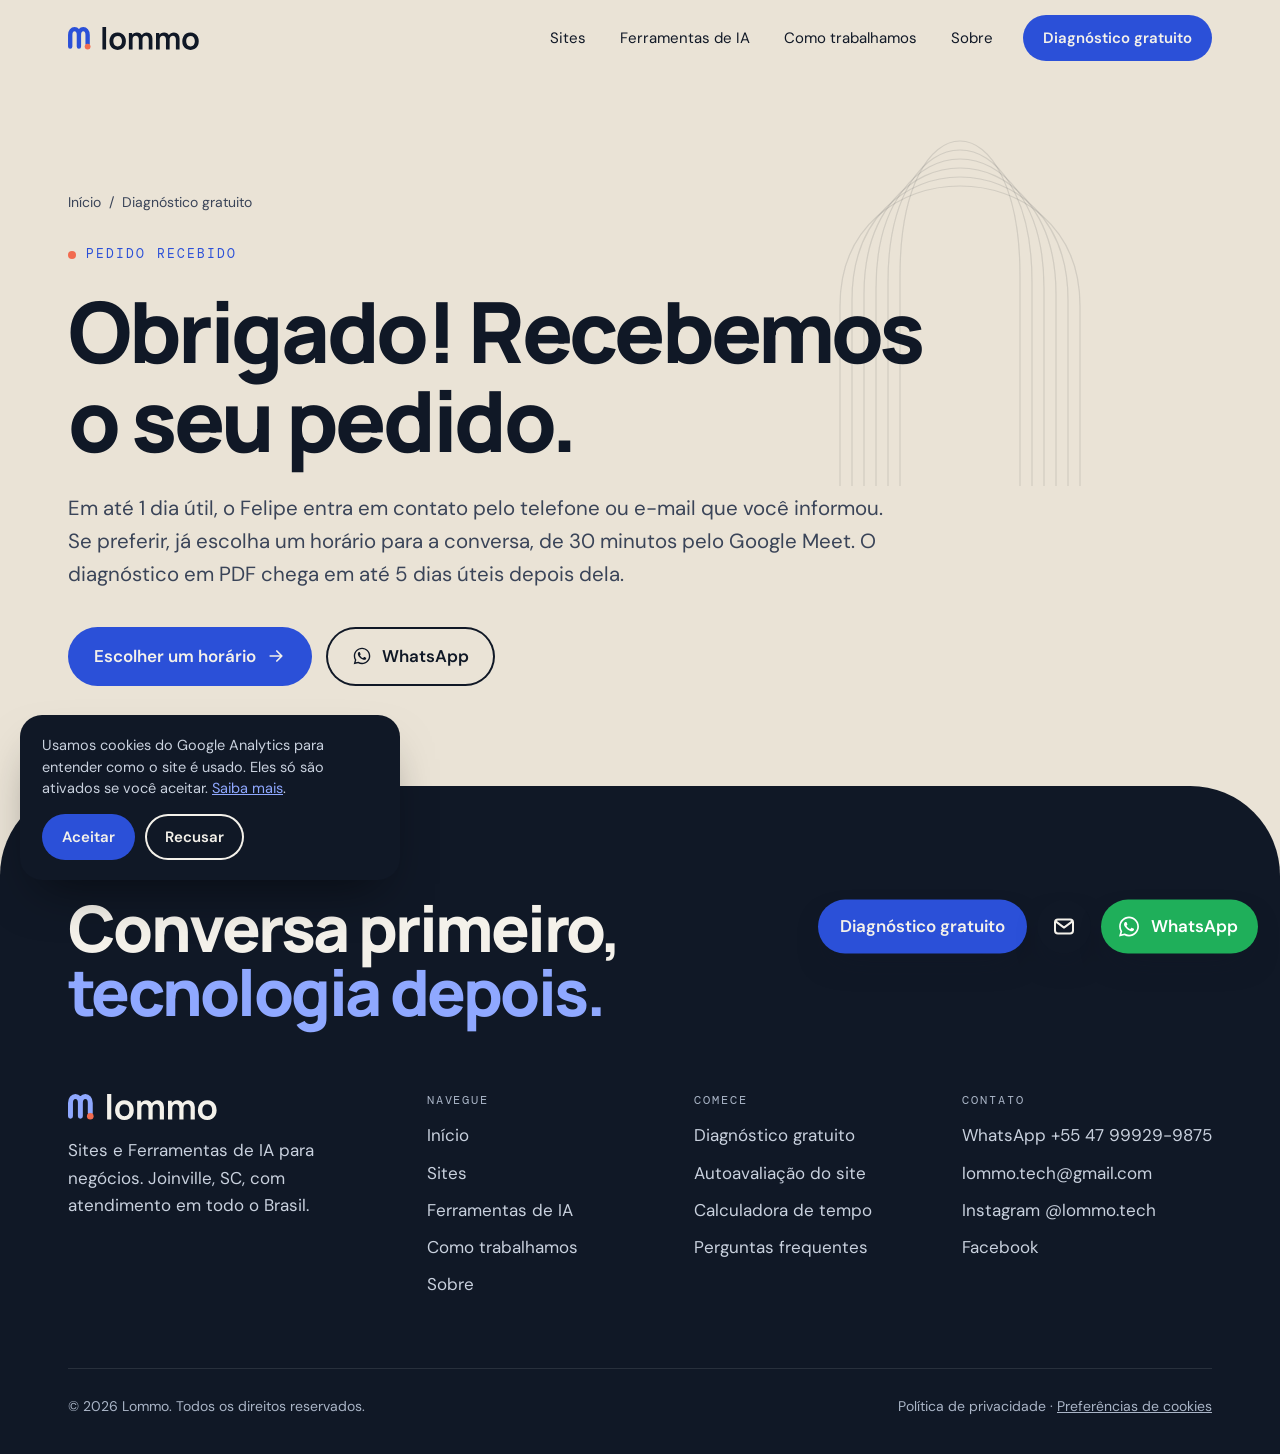
<file: diagnostico/obrigado/index.html>
<!DOCTYPE html><html lang="pt-BR"><head>
<script>
  window.dataLayer = window.dataLayer || [];
  function gtag(){dataLayer.push(arguments);}
  gtag('consent', 'default', {analytics_storage: 'denied', ad_storage: 'denied', ad_user_data: 'denied', ad_personalization: 'denied', wait_for_update: 500});
  try { if (localStorage.getItem('lommo_cookies') === 'aceito') gtag('consent', 'update', {analytics_storage: 'granted'}); } catch (e) {}
</script>
<script async src="https://www.googletagmanager.com/gtm.js?id=GTM-NJ5GCXKQ"></script>
<script>
  window.dataLayer = window.dataLayer || [];
  function gtag(){dataLayer.push(arguments);}
  gtag('js', new Date());
</script>
<meta charset="utf-8"><meta name="viewport" content="width=device-width,initial-scale=1,viewport-fit=cover">
<title>Pedido recebido | Lommo</title><meta name="description" content="Recebemos o seu pedido de diagnóstico."><meta name="robots" content="noindex">
<meta name="theme-color" content="#EAE3D6"><meta name="color-scheme" content="light">
<meta property="og:type" content="website"><meta property="og:site_name" content="Lommo"><meta property="og:title" content="Pedido recebido | Lommo"><meta property="og:description" content="Recebemos o seu pedido de diagnóstico."><meta property="og:url" content="https://lommo.com.br/diagnostico/obrigado/"><meta property="og:image" content="https://lommo.com.br/assets/og.png"><meta property="og:image:width" content="1200"><meta property="og:image:height" content="630"><meta property="og:locale" content="pt_BR">
<meta name="twitter:card" content="summary_large_image">
<link rel="icon" href="/assets/favicon.svg" type="image/svg+xml">
<link rel="preload" href="/assets/fonts/manrope.woff2" as="font" type="font/woff2" crossorigin><link rel="preload" href="/assets/fonts/dmsans.woff2" as="font" type="font/woff2" crossorigin>
<link rel="stylesheet" href="/assets/site.css?v=07caa34d">
<script type="application/ld+json">{"@context": "https://schema.org", "@graph": [{"@type": "ProfessionalService", "@id": "https://lommo.com.br/#lommo", "name": "Lommo", "url": "https://lommo.com.br/", "description": "Sites e Ferramentas de IA para negócios.", "slogan": "Conversa primeiro, tecnologia depois.", "email": "lommo.tech@gmail.com", "telephone": "+55-47-99929-9875", "image": "https://lommo.com.br/assets/og.png", "logo": "https://lommo.com.br/assets/favicon.svg", "address": {"@type": "PostalAddress", "addressLocality": "Joinville", "addressRegion": "SC", "addressCountry": "BR"}, "areaServed": {"@type": "Country", "name": "Brasil"}, "founder": {"@type": "Person", "name": "Felipe Augusto Allage", "jobTitle": "Fundador e COO"}, "sameAs": ["https://instagram.com/lommo.tech", "https://www.facebook.com/lommo.tech"]}, {"@type": "WebSite", "@id": "https://lommo.com.br/#site", "url": "https://lommo.com.br/", "name": "Lommo", "inLanguage": "pt-BR", "publisher": {"@id": "https://lommo.com.br/#lommo"}}]}</script>
</head><body class=""><a class="skip" href="#conteudo">Pular para o conteúdo</a>
<header class="hd"><div class="wrap"><a class="logo" href="/" aria-label="Lommo, página inicial"><svg class="lg " viewBox="16.275 16.275 272.69 46.5" role="img" aria-label="Lommo"><g transform="translate(6.775 6.775)"><path class="p" d="M14 50 V26 C14 10 32 10 32 26 V50 M32 26 C32 10 50 10 50 26 V44"/><circle class="c" cx="50" cy="50" r="6"/></g><path class="w" transform="translate(82.305 62.775)" d="M5.061224489795918 0.0V-46.5H12.674028669084821V0.0ZM36.51459238480548 0.9489795918367346Q31.374288193060426 0.9489795918367346 27.552017647879463 -1.3602040816326528Q23.7297471026985 -3.6693877551020404 21.623547020737007 -7.736820049675143Q19.51734693877551 -11.804252344248246 19.51734693877551 -17.092178157884245Q19.51734693877551 -22.443369277642695 21.668359624123084 -26.505528819804287Q23.819372309470662 -30.567688361965878 27.64427923085738 -32.83996662996253Q31.4691861522441 -35.11224489795918 36.51459238480548 -35.11224489795918Q41.660169328962056 -35.11224489795918 45.49561982446787 -32.80569760069555Q49.33107031997369 -30.499150303431918 51.44781397605429 -26.436990761270327Q53.564557632134886 -22.374831219108735 53.564557632134886 -17.092178157884245Q53.564557632134886 -11.762074186363998 51.43199764952368 -7.697278267996651Q49.29943766691247 -3.6324823496293046 45.46135079520089 -1.341751378896285Q41.62326392348932 0.9489795918367346 36.51459238480548 0.9489795918367346ZM36.51459238480548 -6.189346375757334Q41.043380861866225 -6.189346375757334 43.27086969492386 -9.236655535016741Q45.4983585279815 -12.283964694276147 45.4983585279815 -17.092178157884245Q45.4983585279815 -22.053282134386958 43.241873418068394 -25.013600532376035Q40.985388308155294 -27.973918930365112 36.51459238480548 -27.973918930365112Q33.44619414660396 -27.973918930365112 31.471768468740038 -26.59261225486288Q29.497342790876115 -25.211305579360648 28.540444416902503 -22.76502262037627Q27.583546042928887 -20.3187396613919 27.583546042928887 -17.092178157884245Q27.583546042928887 -12.109987033143334 29.850576657665016 -9.149666704450334Q32.117607272401145 -6.189346375757334 36.51459238480548 -6.189346375757334ZM100.7816210688377 0.0 100.79216657366071 -20.74054440868144Q100.79216657366071 -24.27287535375478 99.0444441503408 -26.249927754304842Q97.29672172702088 -28.226980154854907 94.33905128946108 -28.226980154854907Q92.49908079809072 -28.226980154854907 91.04659968784877 -27.37553296770368Q89.59411857760682 -26.524085780552454 88.7400234300263 -24.908170583296794Q87.88592828244579 -23.292255386041134 87.88592828244579 -21.02521125637755L84.49071592992665 -23.028563705755737Q84.4643521678691 -26.581970214843746 86.09342993911432 -29.286563982282363Q87.72250771035954 -31.99115774972098 90.4982701204261 -33.49898152254065Q93.27403253049266 -35.00680529536033 96.69035906110491 -35.00680529536033Q102.37367180026307 -35.00680529536033 105.38932127660634 -31.614211942711655Q108.40497075294961 -28.221618590062977 108.40497075294961 -22.670093769929846L108.3944252481266 0.0ZM59.70136183135364 0.0V-34.16326530612245H66.43901267538266V-23.566415342992663H67.36688581194196V0.0ZM80.27312410315689 0.0 80.2836696079799 -20.666725874920278Q80.2836696079799 -24.22542058205118 78.54385631327726 -26.226200368453043Q76.80404301857462 -28.226980154854907 73.80946331413425 -28.226980154854907Q70.90450495505819 -28.226980154854907 69.13569538350006 -26.23146925945671Q67.36688581194196 -24.23595836405851 67.36688581194196 -21.02521125637755L63.97167345942283 -23.302731385522957Q63.97167345942283 -26.64524710518973 65.61656755719866 -29.289208081303805Q67.26146165497448 -31.933169057417885 70.0556748370735 -33.46998717638911Q72.84988801917251 -35.00680529536033 76.34002149932238 -35.00680529536033Q80.16754935128348 -35.00680529536033 82.73770144715601 -33.38036969243264Q85.30785354302853 -31.75393408950494 86.59689091273717 -28.95445008569834Q87.88592828244579 -26.15496608189174 87.88592828244579 -22.638457255460775L87.87538277762276 0.0ZM156.89794759944994 0.0 156.90849310427296 -20.74054440868144Q156.90849310427296 -24.27287535375478 155.16077068095305 -26.249927754304842Q153.41304825763314 -28.226980154854907 150.45537782007335 -28.226980154854907Q148.61540732870296 -28.226980154854907 147.162926218461 -27.37553296770368Q145.71044510821906 -26.524085780552454 144.85634996063857 -24.908170583296794Q144.00225481305804 -23.292255386041134 144.00225481305804 -21.02521125637755L140.6070424605389 -23.028563705755737Q140.58067869848134 -26.581970214843746 142.20975646972656 -29.286563982282363Q143.83883424097178 -31.99115774972098 146.61459665103834 -33.49898152254065Q149.3903590611049 -35.00680529536033 152.80668559171716 -35.00680529536033Q158.48999833087532 -35.00680529536033 161.5056478072186 -31.614211942711655Q164.52129728356186 -28.221618590062977 164.52129728356186 -22.670093769929846L164.51075177873884 0.0ZM115.81768836196588 0.0V-34.16326530612245H122.5553392059949V-23.566415342992663H123.48321234255421V0.0ZM136.38945063376914 0.0 136.39999613859214 -20.666725874920278Q136.39999613859214 -24.22542058205118 134.66018284388952 -26.226200368453043Q132.92036954918686 -28.226980154854907 129.9257898447465 -28.226980154854907Q127.02083148567044 -28.226980154854907 125.25202191411233 -26.23146925945671Q123.48321234255421 -24.23595836405851 123.48321234255421 -21.02521125637755L120.08799999003507 -23.302731385522957Q120.08799999003507 -26.64524710518973 121.7328940878109 -29.289208081303805Q123.37778818558674 -31.933169057417885 126.17200136768574 -33.46998717638911Q128.96621454978475 -35.00680529536033 132.45634802993465 -35.00680529536033Q136.28387588189574 -35.00680529536033 138.85402797776828 -33.38036969243264Q141.4241800736408 -31.75393408950494 142.71321744334944 -28.95445008569834Q144.00225481305804 -26.15496608189174 144.00225481305804 -22.638457255460775L143.99170930823502 0.0ZM187.08602095623405 0.9489795918367346Q181.945716764489 0.9489795918367346 178.12344621930805 -1.3602040816326528Q174.30117567412708 -3.6693877551020404 172.19497559216558 -7.736820049675143Q170.08877551020407 -11.804252344248246 170.08877551020407 -17.092178157884245Q170.08877551020407 -22.443369277642695 172.23978819555165 -26.505528819804287Q174.39080088089923 -30.567688361965878 178.21570780228595 -32.83996662996253Q182.04061472367266 -35.11224489795918 187.08602095623405 -35.11224489795918Q192.23159790039062 -35.11224489795918 196.06704839589645 -32.80569760069555Q199.90249889140227 -30.499150303431918 202.01924254748286 -26.436990761270327Q204.13598620356345 -22.374831219108735 204.13598620356345 -17.092178157884245Q204.13598620356345 -11.762074186363998 202.00342622095224 -7.697278267996651Q199.87086623834102 -3.6324823496293046 196.03277936662946 -1.341751378896285Q192.1946924949179 0.9489795918367346 187.08602095623405 0.9489795918367346ZM187.08602095623405 -6.189346375757334Q191.6148094332948 -6.189346375757334 193.84229826635243 -9.236655535016741Q196.06978709941006 -12.283964694276147 196.06978709941006 -17.092178157884245Q196.06978709941006 -22.053282134386958 193.81330198949695 -25.013600532376035Q191.55681687958386 -27.973918930365112 187.08602095623405 -27.973918930365112Q184.01762271803253 -27.973918930365112 182.0431970401686 -26.59261225486288Q180.0687713623047 -25.211305579360648 179.11187298833107 -22.76502262037627Q178.15497461435746 -20.3187396613919 178.15497461435746 -17.092178157884245Q178.15497461435746 -12.109987033143334 180.4220052290936 -9.149666704450334Q182.6890358438297 -6.189346375757334 187.08602095623405 -6.189346375757334Z"/></svg></a>
<nav class="nav" aria-label="Principal"><a class="l" href="/sites/">Sites</a><a class="l" href="/ferramentas-de-ia/">Ferramentas de IA</a><a class="l" href="/como-trabalhamos/">Como trabalhamos</a><a class="l" href="/sobre/">Sobre</a><a class="btn sm" href="/diagnostico/" aria-current="page">Diagnóstico gratuito</a></nav>
<button class="menu-bt" type="button" aria-expanded="false" aria-controls="mnav" aria-label="Abrir menu"><span></span></button></div></header>
<nav class="mnav" id="mnav" aria-label="Menu"><a href="/">Início</a><a href="/sites/">Sites</a><a href="/ferramentas-de-ia/">Ferramentas de IA</a><a href="/como-trabalhamos/">Como trabalhamos</a><a href="/sobre/">Sobre</a><a class="btn" href="/diagnostico/">Diagnóstico gratuito <svg class="ico ar" viewBox="0 0 24 24" fill="none" stroke="currentColor" stroke-width="2" stroke-linecap="round" stroke-linejoin="round" aria-hidden="true"><path d="M5 12h14M13 6l6 6-6 6"/></svg></a>
<div class="mc"><a href="https://wa.me/5547999299875?text=Ol%C3%A1%21%20Vim%20pelo%20site%20da%20Lommo." style="font:inherit;font-size:15px;padding:0">WhatsApp +55 47 99929-9875</a><a href="mailto:lommo.tech@gmail.com" style="font:inherit;font-size:15px;padding:0">lommo.tech@gmail.com</a></div></nav><main id="conteudo"><section class="phero "><svg class="deco" viewBox="0 0 520 420" aria-hidden="true"><path d="M20 400 V220 C20 60 260 60 260 220 V400"/><path d="M32 400 V214 C32 50 248 50 248 214 V400"/><path d="M44 400 V208 C44 40 236 40 236 208 V400"/><path d="M56 400 V202 C56 30 224 30 224 202 V400"/><path d="M68 400 V196 C68 20 212 20 212 196 V400"/><path d="M80 400 V190 C80 10 200 10 200 190 V400"/></svg><div class="wrap"><div class="ptxt">
<p class="crumbs"><a href="/">Início</a><span aria-hidden="true">/</span><span>Diagnóstico gratuito</span></p>
<p class="k fx">Pedido recebido</p><h1 class="fx" style="animation-delay:.08s">Obrigado! Recebemos o seu pedido.</h1><p class="lead fx" style="animation-delay:.16s">Em até 1 dia útil, o Felipe entra em contato pelo telefone ou e-mail que você informou. Se preferir, já escolha um horário para a conversa, de 30 minutos pelo Google Meet. O diagnóstico em PDF chega em até 5 dias úteis depois dela.</p>
<div class="btns fx" style="animation-delay:.24s"><a class="btn" href="https://calendar.app.google/PoxmVDMmYcVMLaRQA" target="_blank" rel="noopener">Escolher um horário <svg class="ico ar" viewBox="0 0 24 24" fill="none" stroke="currentColor" stroke-width="2" stroke-linecap="round" stroke-linejoin="round" aria-hidden="true"><path d="M5 12h14M13 6l6 6-6 6"/></svg></a><a class="btn ghost" href="https://wa.me/5547999299875?text=Ol%C3%A1%21%20Vim%20pelo%20site%20da%20Lommo."><svg class="ico" viewBox="0 0 24 24" fill="currentColor" aria-hidden="true"><path d="M12.04 2C6.58 2 2.13 6.45 2.13 11.91c0 1.75.46 3.45 1.32 4.95L2.05 22l5.25-1.38c1.45.79 3.08 1.21 4.74 1.21 5.46 0 9.91-4.45 9.91-9.91C21.95 6.45 17.5 2 12.04 2Zm0 18.15c-1.48 0-2.93-.4-4.2-1.15l-.3-.18-3.12.82.83-3.04-.2-.31a8.23 8.23 0 0 1-1.26-4.38c0-4.54 3.7-8.24 8.25-8.24 4.54 0 8.24 3.7 8.24 8.24 0 4.55-3.7 8.24-8.24 8.24Zm4.52-6.16c-.25-.12-1.47-.72-1.69-.81-.23-.08-.39-.12-.56.12-.16.25-.64.81-.79.97-.14.17-.29.19-.54.06-.25-.12-1.05-.38-1.99-1.22-.74-.66-1.23-1.47-1.38-1.72-.14-.25-.02-.38.11-.51.11-.11.25-.29.37-.43.13-.15.17-.25.25-.42.08-.16.04-.31-.02-.43-.06-.12-.56-1.34-.76-1.84-.2-.48-.41-.42-.56-.43h-.48c-.17 0-.43.06-.66.31-.22.25-.86.85-.86 2.07 0 1.22.89 2.4 1.01 2.56.12.17 1.75 2.67 4.23 3.74.59.26 1.05.41 1.41.52.59.19 1.13.16 1.56.1.48-.07 1.47-.6 1.67-1.18.21-.58.21-1.07.14-1.18-.06-.1-.22-.16-.47-.28Z"/></svg> WhatsApp</a></div></div></div></section></main><footer class="ft arch"><div class="wrap">
<p class="big">Conversa primeiro, <em>tecnologia depois.</em></p>
<div class="cols">
<div><svg class="lg neg" viewBox="16.275 16.275 272.69 46.5" role="img" aria-label="Lommo"><g transform="translate(6.775 6.775)"><path class="p" d="M14 50 V26 C14 10 32 10 32 26 V50 M32 26 C32 10 50 10 50 26 V44"/><circle class="c" cx="50" cy="50" r="6"/></g><path class="w" transform="translate(82.305 62.775)" d="M5.061224489795918 0.0V-46.5H12.674028669084821V0.0ZM36.51459238480548 0.9489795918367346Q31.374288193060426 0.9489795918367346 27.552017647879463 -1.3602040816326528Q23.7297471026985 -3.6693877551020404 21.623547020737007 -7.736820049675143Q19.51734693877551 -11.804252344248246 19.51734693877551 -17.092178157884245Q19.51734693877551 -22.443369277642695 21.668359624123084 -26.505528819804287Q23.819372309470662 -30.567688361965878 27.64427923085738 -32.83996662996253Q31.4691861522441 -35.11224489795918 36.51459238480548 -35.11224489795918Q41.660169328962056 -35.11224489795918 45.49561982446787 -32.80569760069555Q49.33107031997369 -30.499150303431918 51.44781397605429 -26.436990761270327Q53.564557632134886 -22.374831219108735 53.564557632134886 -17.092178157884245Q53.564557632134886 -11.762074186363998 51.43199764952368 -7.697278267996651Q49.29943766691247 -3.6324823496293046 45.46135079520089 -1.341751378896285Q41.62326392348932 0.9489795918367346 36.51459238480548 0.9489795918367346ZM36.51459238480548 -6.189346375757334Q41.043380861866225 -6.189346375757334 43.27086969492386 -9.236655535016741Q45.4983585279815 -12.283964694276147 45.4983585279815 -17.092178157884245Q45.4983585279815 -22.053282134386958 43.241873418068394 -25.013600532376035Q40.985388308155294 -27.973918930365112 36.51459238480548 -27.973918930365112Q33.44619414660396 -27.973918930365112 31.471768468740038 -26.59261225486288Q29.497342790876115 -25.211305579360648 28.540444416902503 -22.76502262037627Q27.583546042928887 -20.3187396613919 27.583546042928887 -17.092178157884245Q27.583546042928887 -12.109987033143334 29.850576657665016 -9.149666704450334Q32.117607272401145 -6.189346375757334 36.51459238480548 -6.189346375757334ZM100.7816210688377 0.0 100.79216657366071 -20.74054440868144Q100.79216657366071 -24.27287535375478 99.0444441503408 -26.249927754304842Q97.29672172702088 -28.226980154854907 94.33905128946108 -28.226980154854907Q92.49908079809072 -28.226980154854907 91.04659968784877 -27.37553296770368Q89.59411857760682 -26.524085780552454 88.7400234300263 -24.908170583296794Q87.88592828244579 -23.292255386041134 87.88592828244579 -21.02521125637755L84.49071592992665 -23.028563705755737Q84.4643521678691 -26.581970214843746 86.09342993911432 -29.286563982282363Q87.72250771035954 -31.99115774972098 90.4982701204261 -33.49898152254065Q93.27403253049266 -35.00680529536033 96.69035906110491 -35.00680529536033Q102.37367180026307 -35.00680529536033 105.38932127660634 -31.614211942711655Q108.40497075294961 -28.221618590062977 108.40497075294961 -22.670093769929846L108.3944252481266 0.0ZM59.70136183135364 0.0V-34.16326530612245H66.43901267538266V-23.566415342992663H67.36688581194196V0.0ZM80.27312410315689 0.0 80.2836696079799 -20.666725874920278Q80.2836696079799 -24.22542058205118 78.54385631327726 -26.226200368453043Q76.80404301857462 -28.226980154854907 73.80946331413425 -28.226980154854907Q70.90450495505819 -28.226980154854907 69.13569538350006 -26.23146925945671Q67.36688581194196 -24.23595836405851 67.36688581194196 -21.02521125637755L63.97167345942283 -23.302731385522957Q63.97167345942283 -26.64524710518973 65.61656755719866 -29.289208081303805Q67.26146165497448 -31.933169057417885 70.0556748370735 -33.46998717638911Q72.84988801917251 -35.00680529536033 76.34002149932238 -35.00680529536033Q80.16754935128348 -35.00680529536033 82.73770144715601 -33.38036969243264Q85.30785354302853 -31.75393408950494 86.59689091273717 -28.95445008569834Q87.88592828244579 -26.15496608189174 87.88592828244579 -22.638457255460775L87.87538277762276 0.0ZM156.89794759944994 0.0 156.90849310427296 -20.74054440868144Q156.90849310427296 -24.27287535375478 155.16077068095305 -26.249927754304842Q153.41304825763314 -28.226980154854907 150.45537782007335 -28.226980154854907Q148.61540732870296 -28.226980154854907 147.162926218461 -27.37553296770368Q145.71044510821906 -26.524085780552454 144.85634996063857 -24.908170583296794Q144.00225481305804 -23.292255386041134 144.00225481305804 -21.02521125637755L140.6070424605389 -23.028563705755737Q140.58067869848134 -26.581970214843746 142.20975646972656 -29.286563982282363Q143.83883424097178 -31.99115774972098 146.61459665103834 -33.49898152254065Q149.3903590611049 -35.00680529536033 152.80668559171716 -35.00680529536033Q158.48999833087532 -35.00680529536033 161.5056478072186 -31.614211942711655Q164.52129728356186 -28.221618590062977 164.52129728356186 -22.670093769929846L164.51075177873884 0.0ZM115.81768836196588 0.0V-34.16326530612245H122.5553392059949V-23.566415342992663H123.48321234255421V0.0ZM136.38945063376914 0.0 136.39999613859214 -20.666725874920278Q136.39999613859214 -24.22542058205118 134.66018284388952 -26.226200368453043Q132.92036954918686 -28.226980154854907 129.9257898447465 -28.226980154854907Q127.02083148567044 -28.226980154854907 125.25202191411233 -26.23146925945671Q123.48321234255421 -24.23595836405851 123.48321234255421 -21.02521125637755L120.08799999003507 -23.302731385522957Q120.08799999003507 -26.64524710518973 121.7328940878109 -29.289208081303805Q123.37778818558674 -31.933169057417885 126.17200136768574 -33.46998717638911Q128.96621454978475 -35.00680529536033 132.45634802993465 -35.00680529536033Q136.28387588189574 -35.00680529536033 138.85402797776828 -33.38036969243264Q141.4241800736408 -31.75393408950494 142.71321744334944 -28.95445008569834Q144.00225481305804 -26.15496608189174 144.00225481305804 -22.638457255460775L143.99170930823502 0.0ZM187.08602095623405 0.9489795918367346Q181.945716764489 0.9489795918367346 178.12344621930805 -1.3602040816326528Q174.30117567412708 -3.6693877551020404 172.19497559216558 -7.736820049675143Q170.08877551020407 -11.804252344248246 170.08877551020407 -17.092178157884245Q170.08877551020407 -22.443369277642695 172.23978819555165 -26.505528819804287Q174.39080088089923 -30.567688361965878 178.21570780228595 -32.83996662996253Q182.04061472367266 -35.11224489795918 187.08602095623405 -35.11224489795918Q192.23159790039062 -35.11224489795918 196.06704839589645 -32.80569760069555Q199.90249889140227 -30.499150303431918 202.01924254748286 -26.436990761270327Q204.13598620356345 -22.374831219108735 204.13598620356345 -17.092178157884245Q204.13598620356345 -11.762074186363998 202.00342622095224 -7.697278267996651Q199.87086623834102 -3.6324823496293046 196.03277936662946 -1.341751378896285Q192.1946924949179 0.9489795918367346 187.08602095623405 0.9489795918367346ZM187.08602095623405 -6.189346375757334Q191.6148094332948 -6.189346375757334 193.84229826635243 -9.236655535016741Q196.06978709941006 -12.283964694276147 196.06978709941006 -17.092178157884245Q196.06978709941006 -22.053282134386958 193.81330198949695 -25.013600532376035Q191.55681687958386 -27.973918930365112 187.08602095623405 -27.973918930365112Q184.01762271803253 -27.973918930365112 182.0431970401686 -26.59261225486288Q180.0687713623047 -25.211305579360648 179.11187298833107 -22.76502262037627Q178.15497461435746 -20.3187396613919 178.15497461435746 -17.092178157884245Q178.15497461435746 -12.109987033143334 180.4220052290936 -9.149666704450334Q182.6890358438297 -6.189346375757334 187.08602095623405 -6.189346375757334Z"/></svg><p style="margin-top:18px;max-width:34ch">Sites e Ferramentas de IA para negócios. Joinville, SC, com atendimento em todo o Brasil.</p></div>
<div><h4>Navegue</h4><ul><li><a href="/">Início</a></li><li><a href="/sites/">Sites</a></li><li><a href="/ferramentas-de-ia/">Ferramentas de IA</a></li><li><a href="/como-trabalhamos/">Como trabalhamos</a></li><li><a href="/sobre/">Sobre</a></li></ul></div>
<div><h4>Comece</h4><ul><li><a href="/diagnostico/">Diagnóstico gratuito</a></li><li><a href="/sites/#autoavaliacao">Autoavaliação do site</a></li><li><a href="/ferramentas-de-ia/#calculadora">Calculadora de tempo</a></li><li><a href="/como-trabalhamos/#perguntas">Perguntas frequentes</a></li></ul></div>
<div><h4>Contato</h4><ul><li><a href="https://wa.me/5547999299875?text=Ol%C3%A1%21%20Vim%20pelo%20site%20da%20Lommo.">WhatsApp +55 47 99929-9875</a></li><li><a href="mailto:lommo.tech@gmail.com">lommo.tech@gmail.com</a></li><li><a href="https://instagram.com/lommo.tech" rel="noopener">Instagram @lommo.tech</a></li><li><a href="https://www.facebook.com/lommo.tech" rel="noopener">Facebook</a></li></ul></div>
</div>
<div class="bot"><span>© <span data-ano>2026</span> Lommo. Todos os direitos reservados.</span><span><a href="/privacidade/">Política de privacidade</a> · <button type="button" class="ckopen" data-ck-open>Preferências de cookies</button></span></div>
</div></footer><div class="fab" aria-label="Contato rápido"><a class="dg" href="/diagnostico/">Diagnóstico gratuito</a><a class="em" href="mailto:lommo.tech@gmail.com" aria-label="Enviar e-mail para a Lommo"><svg class="ico" viewBox="0 0 24 24" fill="none" stroke="currentColor" stroke-width="2" stroke-linecap="round" stroke-linejoin="round" aria-hidden="true"><rect x="3" y="5" width="18" height="14" rx="3"/><path d="m4 7 8 6 8-6"/></svg></a><a class="wa" href="https://wa.me/5547999299875?text=Ol%C3%A1%21%20Vim%20pelo%20site%20da%20Lommo." aria-label="Conversar no WhatsApp"><svg class="ico" viewBox="0 0 24 24" fill="currentColor" aria-hidden="true"><path d="M12.04 2C6.58 2 2.13 6.45 2.13 11.91c0 1.75.46 3.45 1.32 4.95L2.05 22l5.25-1.38c1.45.79 3.08 1.21 4.74 1.21 5.46 0 9.91-4.45 9.91-9.91C21.95 6.45 17.5 2 12.04 2Zm0 18.15c-1.48 0-2.93-.4-4.2-1.15l-.3-.18-3.12.82.83-3.04-.2-.31a8.23 8.23 0 0 1-1.26-4.38c0-4.54 3.7-8.24 8.25-8.24 4.54 0 8.24 3.7 8.24 8.24 0 4.55-3.7 8.24-8.24 8.24Zm4.52-6.16c-.25-.12-1.47-.72-1.69-.81-.23-.08-.39-.12-.56.12-.16.25-.64.81-.79.97-.14.17-.29.19-.54.06-.25-.12-1.05-.38-1.99-1.22-.74-.66-1.23-1.47-1.38-1.72-.14-.25-.02-.38.11-.51.11-.11.25-.29.37-.43.13-.15.17-.25.25-.42.08-.16.04-.31-.02-.43-.06-.12-.56-1.34-.76-1.84-.2-.48-.41-.42-.56-.43h-.48c-.17 0-.43.06-.66.31-.22.25-.86.85-.86 2.07 0 1.22.89 2.4 1.01 2.56.12.17 1.75 2.67 4.23 3.74.59.26 1.05.41 1.41.52.59.19 1.13.16 1.56.1.48-.07 1.47-.6 1.67-1.18.21-.58.21-1.07.14-1.18-.06-.1-.22-.16-.47-.28Z"/></svg><span>WhatsApp</span></a></div>
<nav class="mbar" aria-label="Contato rápido"><a class="wa" href="https://wa.me/5547999299875?text=Ol%C3%A1%21%20Vim%20pelo%20site%20da%20Lommo."><svg class="ico" viewBox="0 0 24 24" fill="currentColor" aria-hidden="true"><path d="M12.04 2C6.58 2 2.13 6.45 2.13 11.91c0 1.75.46 3.45 1.32 4.95L2.05 22l5.25-1.38c1.45.79 3.08 1.21 4.74 1.21 5.46 0 9.91-4.45 9.91-9.91C21.95 6.45 17.5 2 12.04 2Zm0 18.15c-1.48 0-2.93-.4-4.2-1.15l-.3-.18-3.12.82.83-3.04-.2-.31a8.23 8.23 0 0 1-1.26-4.38c0-4.54 3.7-8.24 8.25-8.24 4.54 0 8.24 3.7 8.24 8.24 0 4.55-3.7 8.24-8.24 8.24Zm4.52-6.16c-.25-.12-1.47-.72-1.69-.81-.23-.08-.39-.12-.56.12-.16.25-.64.81-.79.97-.14.17-.29.19-.54.06-.25-.12-1.05-.38-1.99-1.22-.74-.66-1.23-1.47-1.38-1.72-.14-.25-.02-.38.11-.51.11-.11.25-.29.37-.43.13-.15.17-.25.25-.42.08-.16.04-.31-.02-.43-.06-.12-.56-1.34-.76-1.84-.2-.48-.41-.42-.56-.43h-.48c-.17 0-.43.06-.66.31-.22.25-.86.85-.86 2.07 0 1.22.89 2.4 1.01 2.56.12.17 1.75 2.67 4.23 3.74.59.26 1.05.41 1.41.52.59.19 1.13.16 1.56.1.48-.07 1.47-.6 1.67-1.18.21-.58.21-1.07.14-1.18-.06-.1-.22-.16-.47-.28Z"/></svg>WhatsApp</a><a href="mailto:lommo.tech@gmail.com"><svg class="ico" viewBox="0 0 24 24" fill="none" stroke="currentColor" stroke-width="2" stroke-linecap="round" stroke-linejoin="round" aria-hidden="true"><rect x="3" y="5" width="18" height="14" rx="3"/><path d="m4 7 8 6 8-6"/></svg>E-mail</a><a class="dg" href="/diagnostico/">Diagnóstico <svg class="ico ar" viewBox="0 0 24 24" fill="none" stroke="currentColor" stroke-width="2" stroke-linecap="round" stroke-linejoin="round" aria-hidden="true"><path d="M5 12h14M13 6l6 6-6 6"/></svg></a></nav><div class="ck" id="ck" role="dialog" aria-live="polite" aria-label="Aviso de cookies" hidden><p>Usamos cookies do Google Analytics para entender como o site é usado. Eles só são ativados se você aceitar. <a href="/privacidade/#cookies">Saiba mais</a>.</p><div class="ckb"><button type="button" class="btn sm" data-ck="aceito">Aceitar</button><button type="button" class="btn ghost sm" data-ck="recusado">Recusar</button></div></div><script src="/assets/site.js?v=c4030791" defer></script></body></html>
</file>
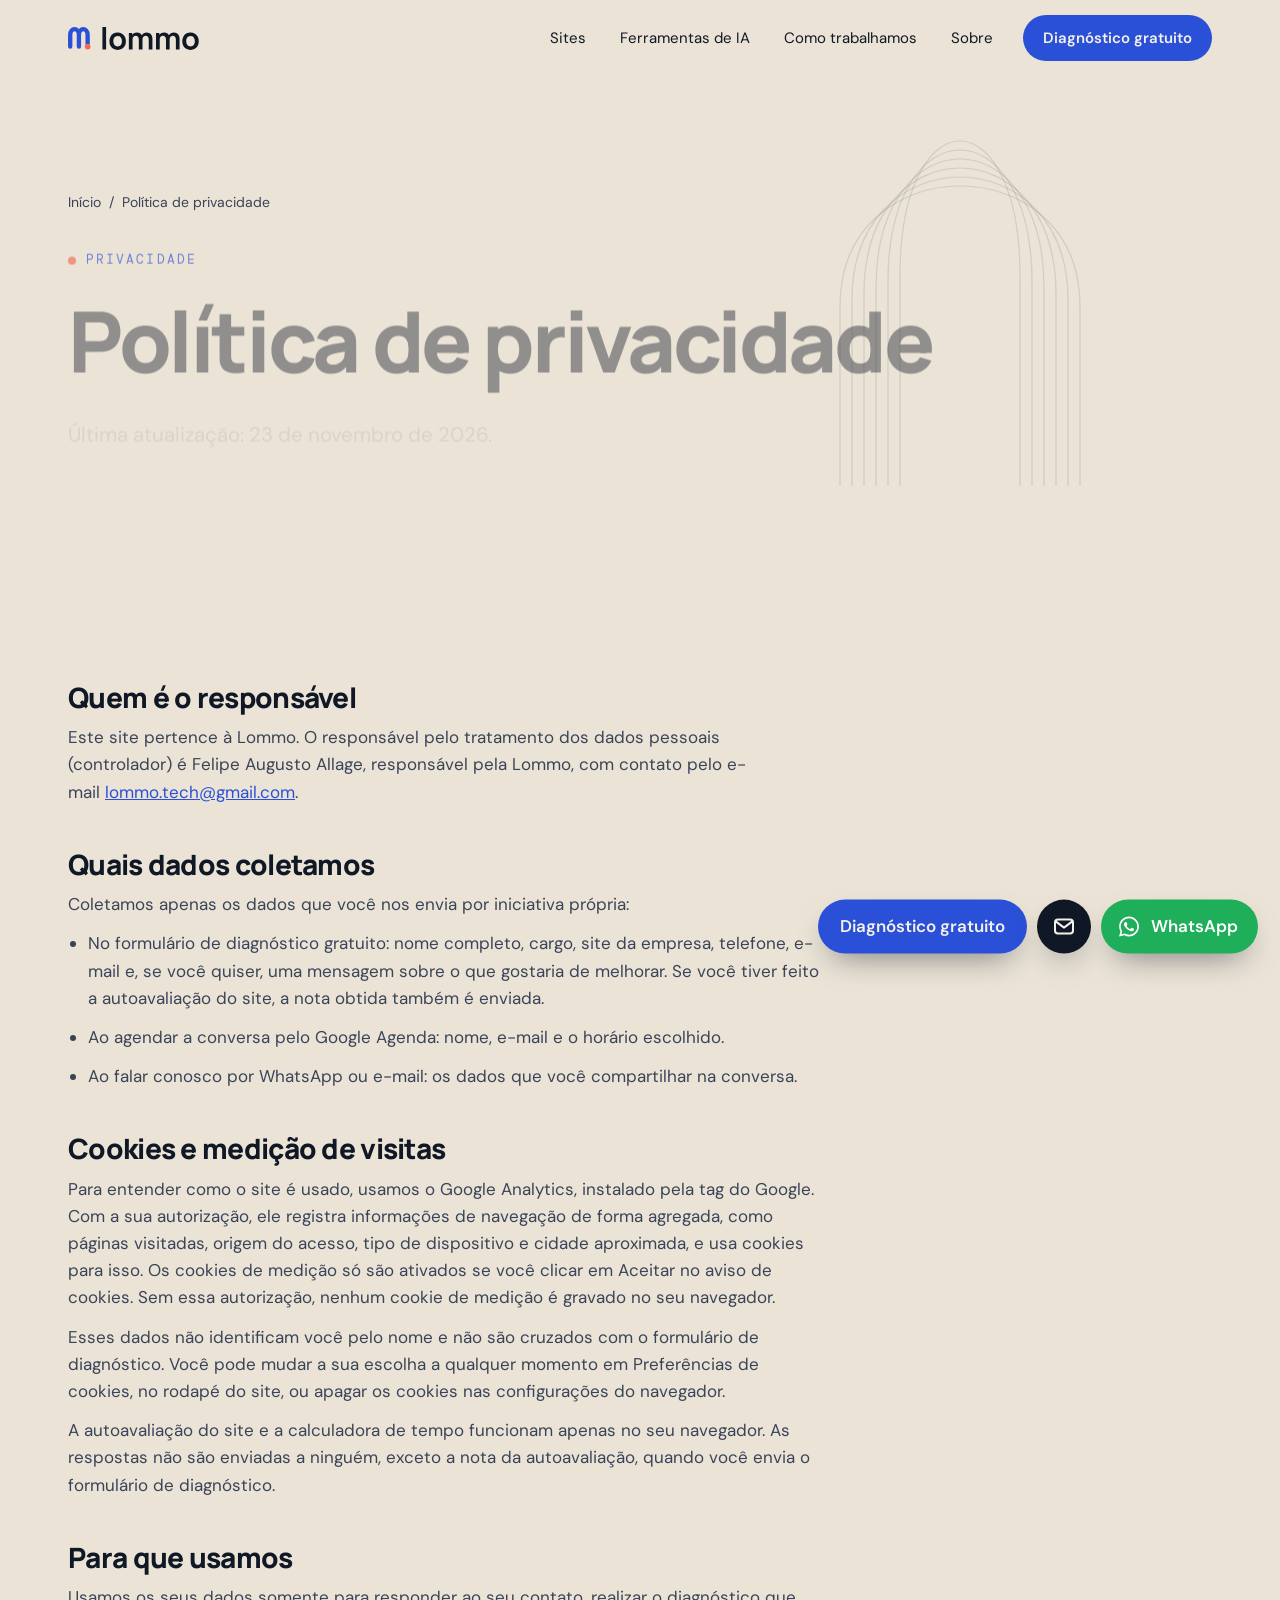
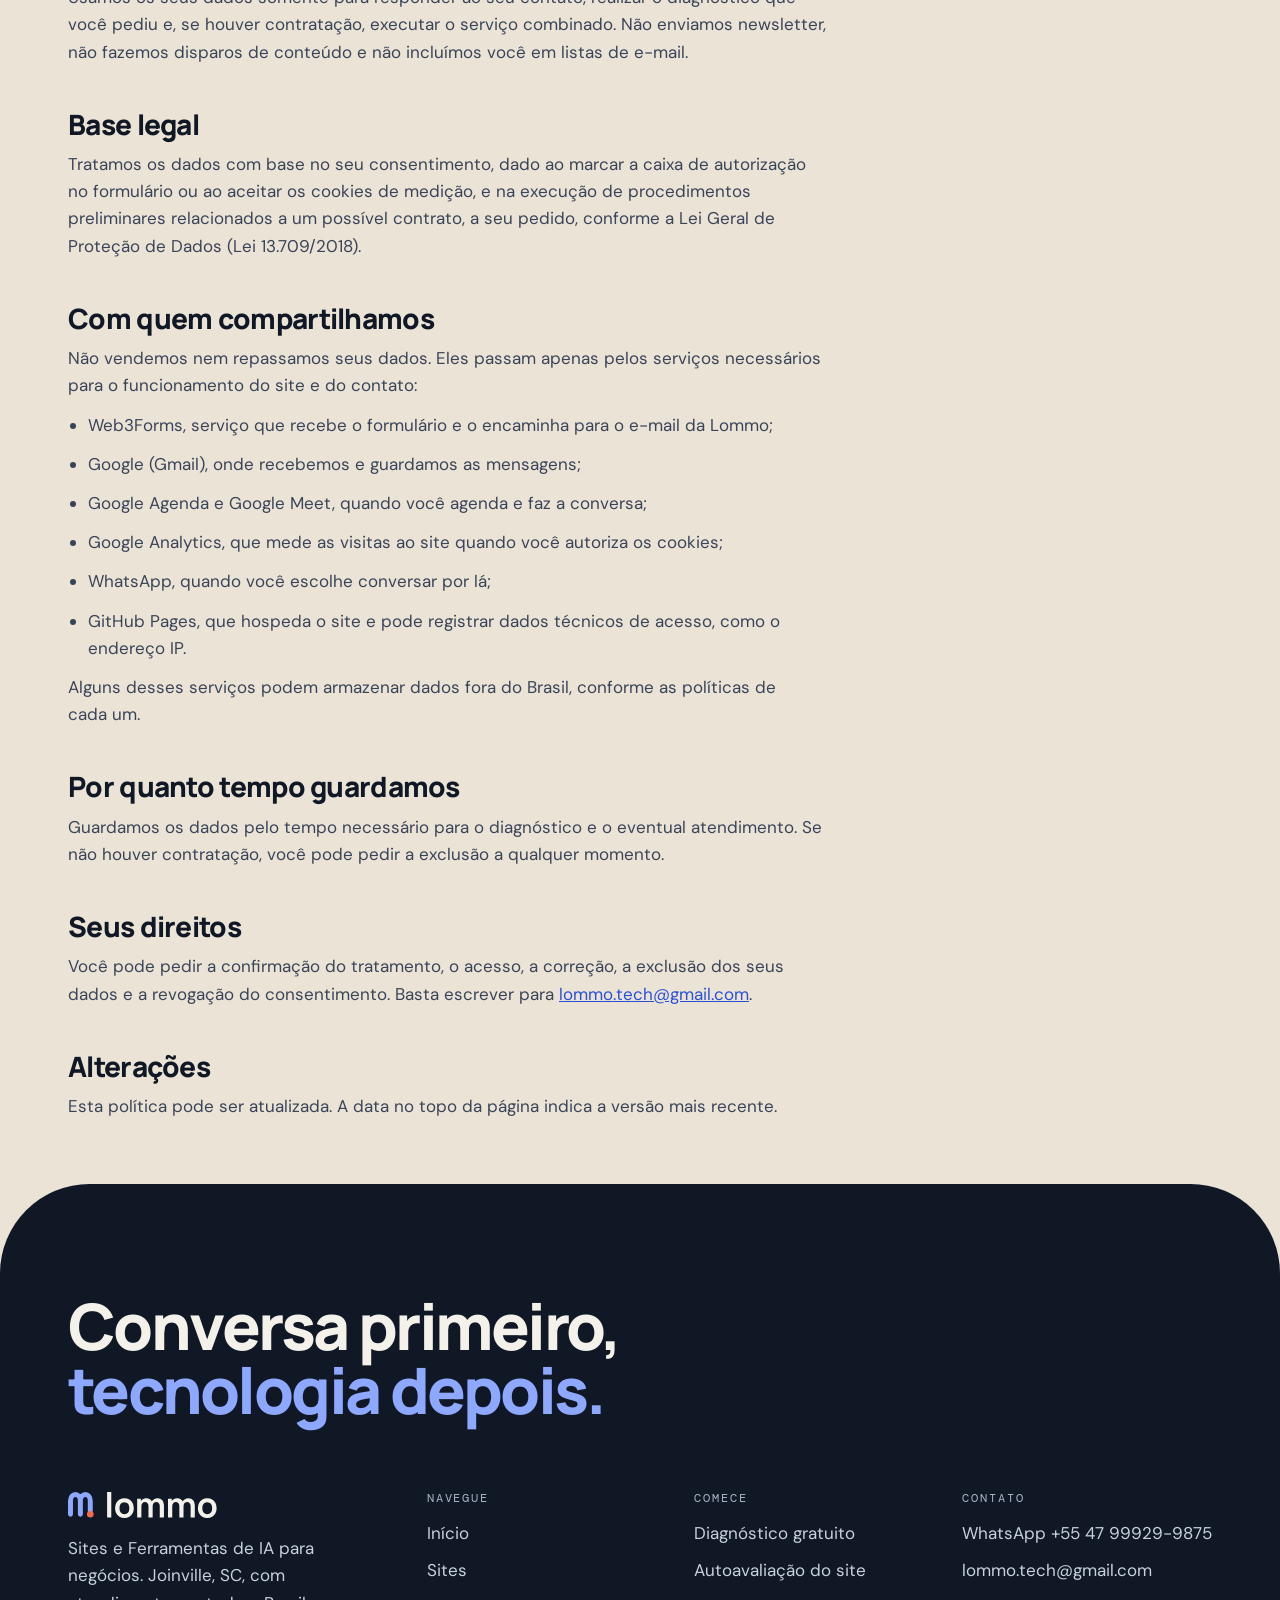
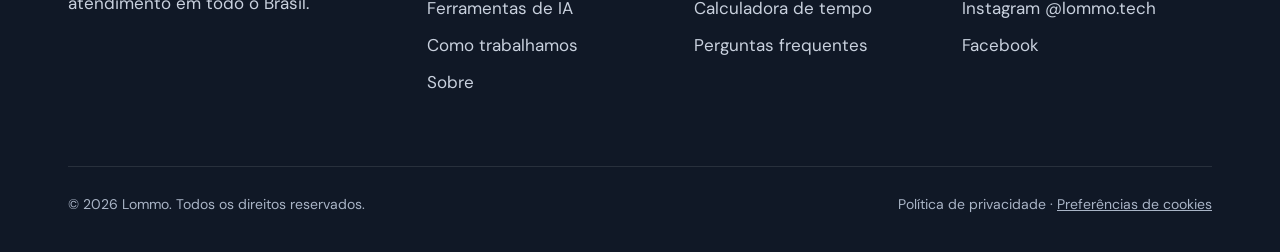
<file: privacidade.html>
<!DOCTYPE html><html lang="pt-BR"><head><meta charset="utf-8"><meta http-equiv="refresh" content="0;url=/privacidade/"><link rel="canonical" href="https://lommo.com.br/privacidade/"><meta name="robots" content="noindex"><title>Redirecionando</title></head><body><a href="/privacidade/">Política de privacidade</a></body></html>
</file>
<file: assets/site.css>
/* Lommo, folha de estilo do site. Paleta e tipografia da marca. */
@font-face{font-family:'Manrope';src:url(/assets/fonts/manrope.woff2) format('woff2');font-weight:200 800;font-display:swap}
@font-face{font-family:'DM Sans';src:url(/assets/fonts/dmsans.woff2) format('woff2');font-weight:100 1000;font-display:swap}
@font-face{font-family:'DM Mono';src:url(/assets/fonts/dmmono-400.woff2) format('woff2');font-weight:400;font-display:swap}
@view-transition{navigation:auto}
::view-transition-old(root),::view-transition-new(root){animation-duration:.35s}
:root{
  --noite:#101826;--noite2:#1B2538;--areia:#EAE3D6;--areiac:#F6F2EA;--papel:#F4F1EA;
  --cob:#2B50D8;--cob2:#2243B8;--cobl:#8FA8FF;--coral:#F26B4F;--graf:#3A4458;--nevoa:#A9B4C6;
  --linha:rgba(16,24,38,.12);--raio:28px;--max:1200px;--ease:cubic-bezier(.2,.7,.2,1);
  --h:76px;
}
*,*::before,*::after{box-sizing:border-box;margin:0;padding:0}
html{scroll-behavior:smooth;-webkit-text-size-adjust:100%}
body{font-family:'DM Sans',system-ui,sans-serif;background:var(--areia);color:var(--noite);line-height:1.6;font-size:17px;-webkit-font-smoothing:antialiased;overflow-x:hidden}
img,svg{display:block;max-width:100%}
a{color:inherit}
button,input,select,textarea{font:inherit;color:inherit}
h1,h2,h3,h4{font-family:'Manrope',system-ui,sans-serif;font-weight:800;letter-spacing:-.025em;line-height:1.05}
p{text-wrap:pretty}
h1,h2{text-wrap:balance}
::selection{background:var(--cob);color:var(--papel)}
:focus-visible{outline:3px solid var(--cob);outline-offset:3px;border-radius:6px}
.dark :focus-visible,.cobalto :focus-visible{outline-color:var(--coral)}
.skip{position:absolute;left:16px;top:-60px;background:var(--noite);color:var(--papel);padding:10px 16px;border-radius:10px;z-index:100;text-decoration:none}
.skip:focus{top:12px}
.wrap{max-width:var(--max);margin:0 auto;padding:0 28px}
[hidden]{display:none!important}
.sr{position:absolute;width:1px;height:1px;overflow:hidden;clip:rect(0 0 0 0);white-space:nowrap}

/* logotipo */
.lg{overflow:visible;--s:var(--cob);--d:var(--coral);--w:var(--noite)}
.lg .p{fill:none;stroke:var(--s);stroke-width:9;stroke-linecap:round;stroke-linejoin:round}
.lg .c{fill:var(--d)}.lg .w{fill:var(--w)}
.lg.neg{--s:var(--cobl);--w:var(--papel)}
.lg.onblue{--s:var(--papel);--w:var(--papel)}

/* rótulos e textos */
.k{font-family:'DM Mono',monospace;font-size:13px;letter-spacing:.16em;text-transform:uppercase;color:var(--cob);display:inline-flex;align-items:center;gap:10px;margin-bottom:22px}
.k::before{content:"";width:8px;height:8px;border-radius:50%;background:var(--coral);flex:none}
.dark .k{color:var(--cobl)}.cobalto .k{color:var(--papel)}
.lead{font-size:clamp(18px,1.6vw,21px);color:var(--graf);max-width:60ch}
.dark .lead{color:#C9D1DE}.cobalto .lead{color:#E6EBFB}
.h2{font-size:clamp(34px,4.6vw,60px);max-width:20ch}
.h3{font-size:clamp(24px,2.2vw,30px)}
.mono{font-family:'DM Mono',monospace}

/* botões */
.btn{--bg:var(--cob);--fg:var(--papel);display:inline-flex;align-items:center;gap:10px;background:var(--bg);color:var(--fg);padding:16px 26px;border-radius:999px;font-weight:600;text-decoration:none;border:0;cursor:pointer;transition:transform .25s var(--ease),background .25s,box-shadow .25s;position:relative;white-space:nowrap}
.btn:hover{background:var(--cob2);transform:translateY(-2px);box-shadow:0 10px 26px -12px rgba(43,80,216,.7)}
.btn .ar{transition:transform .25s var(--ease)}.btn:hover .ar{transform:translateX(4px)}
.btn.ghost{--bg:transparent;--fg:currentColor;box-shadow:inset 0 0 0 2px currentColor}
.btn.ghost:hover{background:rgba(16,24,38,.06);box-shadow:inset 0 0 0 2px currentColor}
.dark .btn.ghost:hover,.cobalto .btn.ghost:hover{background:rgba(255,255,255,.08)}
.btn.light{--bg:var(--papel);--fg:var(--noite)}.btn.light:hover{background:#fff;box-shadow:0 10px 26px -12px rgba(0,0,0,.5)}
.btn.sm{padding:11px 20px;font-size:15px}
.btns{display:flex;flex-wrap:wrap;gap:14px}
.ico{width:20px;height:20px;flex:none}

/* cabeçalho */
.hd{position:fixed;inset:0 0 auto;height:var(--h);z-index:50;transition:background .3s,box-shadow .3s,height .3s}
.hd.sc{background:rgba(234,227,214,.86);backdrop-filter:saturate(1.4) blur(14px);-webkit-backdrop-filter:saturate(1.4) blur(14px);box-shadow:0 1px 0 var(--linha);--h:64px;height:64px}
.hd .wrap{height:100%;display:flex;align-items:center;justify-content:space-between;gap:24px}
.hd .logo{display:block;width:132px}
.nav{display:flex;align-items:center;gap:6px}
.nav a.l{position:relative;text-decoration:none;font-size:15px;padding:10px 14px;border-radius:999px;transition:background .2s}
.nav a.l:hover{background:rgba(16,24,38,.06)}
.nav a.l[aria-current=page]::after{content:"";position:absolute;left:50%;bottom:3px;width:6px;height:6px;margin-left:-3px;border-radius:50%;background:var(--coral)}
.nav .btn{margin-left:10px}
.menu-bt{display:none;width:46px;height:46px;border-radius:50%;border:0;background:var(--noite);color:var(--papel);cursor:pointer;align-items:center;justify-content:center}
.menu-bt span,.menu-bt span::before,.menu-bt span::after{display:block;width:18px;height:2px;background:currentColor;border-radius:2px;position:relative;transition:transform .3s,background .3s}
.menu-bt span::before,.menu-bt span::after{content:"";position:absolute;left:0}
.menu-bt span::before{top:-6px}.menu-bt span::after{top:6px}
.open .menu-bt span{background:transparent}.open .menu-bt span::before{transform:translateY(6px) rotate(45deg)}.open .menu-bt span::after{transform:translateY(-6px) rotate(-45deg)}
.mnav{position:fixed;inset:0;z-index:45;background:var(--noite);color:var(--papel);padding:calc(var(--h) + 30px) 28px 40px;display:flex;flex-direction:column;gap:6px;opacity:0;visibility:hidden;transition:opacity .3s,visibility .3s}
.open .mnav{opacity:1;visibility:visible}
.mnav a{font-family:'Manrope';font-weight:800;font-size:34px;letter-spacing:-.02em;text-decoration:none;padding:6px 0;display:flex;align-items:center;gap:14px}
.mnav a[aria-current=page]::before{content:"";width:10px;height:10px;border-radius:50%;background:var(--coral)}
.mnav a.btn{padding:16px 26px;font-size:17px;letter-spacing:0}
.mnav .btn{margin-top:26px;align-self:flex-start;font-family:'DM Sans';font-size:17px;font-weight:600}
.mnav .mc{margin-top:auto;font-size:15px;color:var(--nevoa);display:grid;gap:6px}
.open .hd{background:transparent;box-shadow:none;backdrop-filter:none}
.open .hd .lg{--w:var(--papel);--s:var(--cobl)}
.open .menu-bt{background:var(--papel);color:var(--noite)}

/* seções */
main{display:block}
.sec{padding:clamp(80px,11vw,150px) 0;position:relative}
.dark{background:var(--noite);color:var(--papel)}
.cobalto{background:var(--cob);color:var(--papel)}
.claro{background:var(--areiac)}
.claro .card,.claro .qs,.claro .calc .ci,.claro .form,.claro .promise,.claro .faq details{background:#fff}
.hgrid{display:grid;grid-template-columns:1fr 1fr;gap:clamp(30px,6vw,90px);align-items:end;margin-bottom:clamp(40px,6vw,72px)}

/* herói da página inicial */
.hero{min-height:100svh;display:flex;align-items:center;padding:calc(var(--h) + 40px) 0 70px;position:relative;overflow:hidden}
.hero .wrap{display:grid;grid-template-columns:1.15fr .85fr;gap:40px;align-items:center;width:100%}
.hero h1{font-size:clamp(46px,7.4vw,108px);letter-spacing:-.04em;line-height:.98}
.hero h1 .w{display:inline-block;overflow:hidden;vertical-align:top;padding-bottom:.18em;margin-bottom:-.12em}
.hero h1 .w>span{display:inline-block;transform:translateY(105%);animation:up .9s var(--ease) forwards}
.hero h1 em{font-style:normal;color:var(--cob)}
.hero .lead{margin:30px 0 38px}
.hero .meta{margin-top:34px;font-size:14px;color:var(--graf);display:flex;gap:10px;align-items:center}
.hero .meta i{width:8px;height:8px;border-radius:50%;background:#2fb36b;box-shadow:0 0 0 0 rgba(47,179,107,.6);animation:pulse 2.4s infinite}
.fx{opacity:0;transform:translateY(16px);animation:fin .9s var(--ease) forwards}
@keyframes up{to{transform:none}}
@keyframes fin{to{opacity:1;transform:none}}
@keyframes pulse{0%{box-shadow:0 0 0 0 rgba(47,179,107,.55)}70%{box-shadow:0 0 0 10px rgba(47,179,107,0)}100%{box-shadow:0 0 0 0 rgba(47,179,107,0)}}
.sym{position:relative;aspect-ratio:1;width:100%;max-width:480px;justify-self:end}
.sym svg{width:100%;height:100%;overflow:visible}
.sym .a1,.sym .a2{fill:none;stroke:var(--cob);stroke-width:9;stroke-linecap:round;stroke-linejoin:round;stroke-dasharray:1;stroke-dashoffset:1;animation:draw 2s cubic-bezier(.6,0,.2,1) .25s forwards}
.sym .a2{animation-delay:.55s}
.sym .dot{fill:var(--coral);transform-box:fill-box;transform-origin:center;transform:scale(0);animation:pop .6s cubic-bezier(.3,1.6,.5,1) 1.9s forwards}
.sym .g1,.sym .g2,.sym .gd{transition:transform .6s var(--ease)}
.sym .ring{fill:none;stroke:var(--linha);stroke-width:.35}
.sym .tag{position:absolute;font-family:'DM Mono',monospace;font-size:12px;letter-spacing:.12em;text-transform:uppercase;background:var(--papel);padding:8px 12px;border-radius:999px;box-shadow:0 8px 24px -14px rgba(16,24,38,.5);opacity:0;animation:fin .8s var(--ease) forwards;white-space:nowrap}
.sym .tag b{display:inline-block;width:7px;height:7px;border-radius:50%;margin-right:8px;vertical-align:1px}
@keyframes draw{to{stroke-dashoffset:0}}
@keyframes pop{to{transform:scale(1)}}
.scrollcue{position:absolute;left:50%;bottom:26px;transform:translateX(-50%);width:26px;height:42px;border:2px solid var(--graf);border-radius:20px;opacity:.5}
.scrollcue::after{content:"";position:absolute;left:50%;top:8px;width:4px;height:8px;margin-left:-2px;border-radius:2px;background:var(--graf);animation:cue 1.8s infinite}
@keyframes cue{0%{opacity:0;transform:translateY(-4px)}40%{opacity:1}100%{opacity:0;transform:translateY(12px)}}

/* faixa contínua */
.marq{overflow:hidden;border-block:1px solid var(--linha);padding:22px 0;background:var(--areia)}
.marq .tr{display:flex;width:max-content;animation:marq 38s linear infinite}
.marq:hover .tr{animation-play-state:paused}
.marq ul{display:flex;list-style:none;gap:0}
.marq li{font-family:'Manrope';font-weight:700;font-size:clamp(20px,2.4vw,30px);letter-spacing:-.02em;padding:0 28px;display:flex;align-items:center;gap:56px;white-space:nowrap}
.marq li::after{content:"";width:10px;height:10px;border-radius:50%;background:var(--coral);margin-left:28px}
@keyframes marq{to{transform:translateX(-50%)}}

/* cabeçalho das páginas internas */
.phero{padding:calc(var(--h) + clamp(60px,9vw,120px)) 0 clamp(60px,8vw,100px);position:relative;overflow:hidden}
.phero h1{font-size:clamp(44px,6.6vw,92px);letter-spacing:-.04em;max-width:16ch}
.phero .lead{margin-top:28px}
.phero .btns{margin-top:36px}
.crumbs{font-size:14px;color:var(--graf);margin-bottom:26px;display:flex;gap:8px;align-items:center}
.crumbs a{text-decoration:none}.crumbs a:hover{color:var(--cob)}
.dark .crumbs{color:var(--nevoa)}
.phero .deco{position:absolute;right:-60px;top:calc(var(--h) + 10px);width:min(42vw,520px);opacity:.9;pointer-events:none}
.phero .deco path{fill:none;stroke:var(--linha);stroke-width:1.2}
.dark.phero .deco path{stroke:rgba(255,255,255,.1)}

/* cartões */
.cards{display:grid;gap:22px}
.c2{grid-template-columns:repeat(2,1fr)}.c3{grid-template-columns:repeat(3,1fr)}.c4{grid-template-columns:repeat(4,1fr)}
.card{background:var(--papel);border-radius:var(--raio);padding:clamp(26px,3vw,40px);position:relative;overflow:hidden;isolation:isolate}
.dark .card{background:var(--noite2)}
.card h3{font-size:clamp(22px,2vw,27px);margin-bottom:12px}
.card p{color:var(--graf)}
.dark .card p{color:#C9D1DE}
.card .n{font-family:'DM Mono',monospace;font-size:14px;color:var(--cob);margin-bottom:22px;display:block}
.dark .card .n{color:var(--cobl)}
.spot::before{content:"";position:absolute;inset:0;z-index:-1;background:radial-gradient(420px circle at var(--mx,50%) var(--my,50%),rgba(43,80,216,.12),transparent 60%);opacity:0;transition:opacity .4s}
.dark .spot::before{background:radial-gradient(420px circle at var(--mx,50%) var(--my,50%),rgba(143,168,255,.16),transparent 60%)}
.spot:hover::before{opacity:1}
.lift{transition:transform .4s var(--ease),box-shadow .4s}
.lift:hover{transform:translateY(-6px);box-shadow:0 30px 60px -36px rgba(16,24,38,.45)}
.card .go{z-index:3;position:absolute;right:26px;top:26px;width:46px;height:46px;border-radius:50%;background:var(--noite);color:var(--papel);display:flex;align-items:center;justify-content:center;transition:transform .35s var(--ease),background .3s}
.card:hover .go{transform:rotate(-45deg);background:var(--cob)}
.dark .card .go{background:var(--papel);color:var(--noite)}
.list{list-style:none;display:grid;gap:12px;margin-top:20px}
.list li{display:flex;gap:12px;align-items:flex-start}
.list li::before{content:"";flex:none;width:8px;height:8px;margin-top:10px;border-radius:50%;background:var(--coral)}

/* frentes da página inicial */
.front{min-height:520px;display:flex;flex-direction:column;text-decoration:none;color:inherit}
.front .ill{height:220px;margin:-6px -6px 30px;border-radius:20px;background:var(--areia);position:relative;overflow:hidden}
.dark .front .ill{background:#232F45}
.front h3{font-size:clamp(30px,3vw,40px)}
.front .more{margin-top:auto;padding-top:26px;font-weight:600;display:flex;align-items:center;gap:10px}

/* ilustração: site sendo montado */
.wf{position:absolute;inset:26px 34px;background:var(--papel);border-radius:14px;box-shadow:0 16px 40px -24px rgba(16,24,38,.5);padding:16px;display:grid;gap:10px;align-content:start}
.wf .bar{display:flex;gap:6px}.wf .bar i{width:8px;height:8px;border-radius:50%;background:var(--nevoa)}.wf .bar i:first-child{background:var(--coral)}
.wf .b{height:10px;border-radius:6px;background:var(--areia);transform-origin:left;transform:scaleX(.2);transition:transform .9s var(--ease)}
.wf .b.h{height:22px;background:var(--noite);width:70%}
.wf .b.c{width:34%;height:26px;border-radius:999px;background:var(--cob)}
.wf .row{display:grid;grid-template-columns:repeat(3,1fr);gap:8px}.wf .row .b{height:46px;border-radius:10px}
.in .wf .b{transform:none}
.wf .b:nth-child(3){transition-delay:.1s}.wf .b:nth-child(4){transition-delay:.2s}.wf .b:nth-child(5){transition-delay:.3s}.wf .row .b:nth-child(2){transition-delay:.4s}.wf .row .b:nth-child(3){transition-delay:.5s}

/* ilustração: fluxo de IA */
.flow{position:absolute;inset:0}
.flow svg{width:100%;height:100%}
.flow .ln{fill:none;stroke:var(--cobl);stroke-width:2;stroke-dasharray:6 8;animation:dash 1.6s linear infinite}
.flow .nd{fill:var(--noite2);stroke:var(--cobl);stroke-width:2}
.flow .nd.c{fill:var(--coral);stroke:none}
.flow .pk{fill:var(--coral)}
.flow text{font-family:'DM Mono',monospace;font-size:11px;fill:#C9D1DE;letter-spacing:.08em}
@keyframes dash{to{stroke-dashoffset:-28}}

/* revelação ao rolar */
.rv{opacity:0;transform:translateY(26px);transition:opacity .9s var(--ease),transform .9s var(--ease)}
.rv.in{opacity:1;transform:none}
.rv.d1{transition-delay:.08s}.rv.d2{transition-delay:.16s}.rv.d3{transition-delay:.24s}.rv.d4{transition-delay:.32s}

/* processo */
.steps{position:relative;display:grid;grid-template-columns:repeat(4,1fr);gap:22px;padding-top:56px}
.steps .track{position:absolute;left:0;right:0;top:16px;height:2px;background:rgba(255,255,255,.14);border-radius:2px;overflow:hidden}
.steps .track i{position:absolute;inset:0;background:linear-gradient(90deg,var(--cobl),var(--coral));transform-origin:left;transform:scaleX(var(--p,0));transition:transform .2s linear}
.step .dotn{position:absolute;top:-48px;left:0;width:34px;height:34px;border-radius:50%;background:var(--noite);border:2px solid var(--cobl);display:flex;align-items:center;justify-content:center;font-family:'DM Mono';font-size:13px;color:var(--cobl);transition:background .4s,border-color .4s,color .4s}
.step.on .dotn{background:var(--coral);border-color:var(--coral);color:var(--noite)}
.step{position:relative}
.step h3{font-size:26px;margin-bottom:10px}
.step p{color:#C9D1DE}
.claro .steps .track{background:var(--linha)}
.claro .step .dotn{background:var(--areiac)}
.claro .step p{color:var(--graf)}

/* linha do tempo vertical */
.tl{position:relative;display:grid;gap:clamp(30px,5vw,60px);padding-left:64px}
.tl::before{content:"";position:absolute;left:16px;top:6px;bottom:6px;width:2px;background:var(--linha)}
.tl .fill{position:absolute;left:16px;top:6px;width:2px;height:calc(var(--p,0) * (100% - 12px));background:linear-gradient(var(--cob),var(--coral))}
.tl .it{position:relative}
.tl .it .dotn{position:absolute;left:-64px;top:0;width:34px;height:34px;border-radius:50%;background:var(--areia);border:2px solid var(--cob);display:flex;align-items:center;justify-content:center;font-family:'DM Mono';font-size:13px;color:var(--cob);transition:background .4s,color .4s,border-color .4s}
.tl .it.on .dotn{background:var(--cob);color:var(--papel)}
.tl .it h3{font-size:clamp(26px,2.6vw,36px);margin-bottom:12px}
.tl .it .when{font-family:'DM Mono';font-size:13px;letter-spacing:.12em;text-transform:uppercase;color:var(--graf);margin-bottom:10px;display:block}
.tl .it .box{margin-top:18px;background:var(--papel);border-radius:20px;padding:22px 24px;display:grid;grid-template-columns:repeat(2,1fr);gap:18px}
.tl .it .box b{display:block;font-family:'DM Mono';font-weight:400;font-size:12px;letter-spacing:.12em;text-transform:uppercase;color:var(--cob);margin-bottom:6px}
.tl .it .box p{font-size:15.5px;color:var(--graf)}

/* demonstração simulada */
.demo{background:var(--noite2);border-radius:var(--raio);padding:clamp(20px,2.6vw,32px);color:var(--papel);box-shadow:0 40px 80px -50px rgba(0,0,0,.8)}
.demo .top{display:flex;justify-content:space-between;align-items:center;gap:16px;flex-wrap:wrap;margin-bottom:20px}
.demo .tabs{display:flex;gap:6px;background:rgba(255,255,255,.06);padding:5px;border-radius:999px;flex-wrap:wrap}
.demo .tabs button{border:0;background:transparent;color:#C9D1DE;padding:9px 16px;border-radius:999px;cursor:pointer;font-size:14.5px;transition:background .25s,color .25s}
.demo .tabs button[aria-selected=true]{background:var(--papel);color:var(--noite)}
.demo .note{font-family:'DM Mono';font-size:11.5px;letter-spacing:.1em;text-transform:uppercase;color:var(--nevoa);display:flex;gap:8px;align-items:center}
.demo .note::before{content:"";width:7px;height:7px;border-radius:50%;background:var(--coral)}
.demo .panes{display:grid;grid-template-columns:1fr auto 1fr;gap:18px;align-items:stretch}
.demo .pane{background:var(--noite);border-radius:20px;padding:20px;min-height:400px;display:flex;flex-direction:column;gap:10px;position:relative}
.demo .pane h4{font-family:'DM Mono';font-weight:400;font-size:12px;letter-spacing:.14em;text-transform:uppercase;color:var(--nevoa);margin-bottom:6px;display:flex;justify-content:space-between}
.demo .msg{background:#232F45;border-radius:14px 14px 14px 4px;padding:11px 14px;font-size:14.5px;line-height:1.45;color:#E4E8F0;position:relative;transition:transform .5s var(--ease),opacity .5s,box-shadow .4s}
.demo .msg small{display:block;font-size:11.5px;color:var(--nevoa);margin-bottom:3px}
.demo .msg .tg{position:absolute;right:10px;top:9px;font-family:'DM Mono';font-size:10.5px;letter-spacing:.06em;text-transform:uppercase;padding:3px 8px;border-radius:999px;opacity:0;transform:scale(.8);transition:opacity .35s,transform .35s var(--ease)}
.demo .msg.t .tg{opacity:1;transform:none}
.demo .msg.t{box-shadow:inset 3px 0 0 var(--c,var(--cobl))}
.demo .mid{display:flex;flex-direction:column;align-items:center;justify-content:center;gap:12px}
.demo .run{width:76px;height:76px;border-radius:50%;border:0;cursor:pointer;background:var(--coral);color:var(--noite);display:flex;align-items:center;justify-content:center;flex-direction:column;font-size:11px;font-weight:700;letter-spacing:.04em;transition:transform .3s var(--ease),box-shadow .3s;box-shadow:0 0 0 0 rgba(242,107,79,.5)}
.demo .run:hover{transform:scale(1.06)}
.demo .run.go{animation:ring 1.4s infinite}
.demo .run[disabled]{cursor:default;opacity:.85}
.demo .run svg{width:24px;height:24px;margin-bottom:2px}
@keyframes ring{0%{box-shadow:0 0 0 0 rgba(242,107,79,.5)}100%{box-shadow:0 0 0 22px rgba(242,107,79,0)}}
.demo .mid .lbl{font-family:'DM Mono';font-size:11px;letter-spacing:.1em;text-transform:uppercase;color:var(--nevoa);text-align:center;max-width:110px}
.demo .out .ph{margin:auto;text-align:center;color:var(--nevoa);font-size:14.5px;max-width:26ch}
.demo .sum{background:#232F45;border-radius:14px;padding:14px 16px;font-size:14.5px;line-height:1.5}
.demo .sum b{color:var(--papel)}
.demo .rowg{display:grid;grid-template-columns:repeat(2,1fr);gap:8px}
.demo .stat{background:#232F45;border-radius:12px;padding:10px 12px}
.demo .stat span{display:block;font-family:'Manrope';font-weight:800;font-size:26px;line-height:1.1}
.demo .stat small{font-size:12px;color:var(--nevoa)}
.demo .caret::after{content:"";display:inline-block;width:2px;height:1em;background:var(--coral);vertical-align:-2px;margin-left:2px;animation:blink 1s steps(1) infinite}
@keyframes blink{50%{opacity:0}}
.demo .table{width:100%;border-collapse:collapse;font-size:13px}
.demo .table th,.demo .table td{text-align:left;padding:7px 8px;border-bottom:1px solid rgba(255,255,255,.08)}
.demo .table th{font-family:'DM Mono';font-weight:400;font-size:10.5px;letter-spacing:.1em;text-transform:uppercase;color:var(--nevoa)}
.demo .table tr{opacity:0;transform:translateY(6px);transition:opacity .4s,transform .4s}
.demo .table tr.s,.demo .table thead tr{opacity:1;transform:none}
.demo .reset{background:transparent;border:0;color:var(--nevoa);font-size:13px;cursor:pointer;text-decoration:underline;margin-top:6px}
.demo .fade{animation:fin .5s var(--ease) both}

/* calculadora */
.calc{display:grid;grid-template-columns:1.1fr .9fr;gap:22px}
.calc .ci{background:var(--papel);border-radius:var(--raio);padding:clamp(24px,3vw,40px)}
.calc .res{background:var(--cob);color:var(--papel);border-radius:var(--raio);padding:clamp(24px,3vw,40px);display:flex;flex-direction:column;position:relative;overflow:hidden}
.calc fieldset{border:0;margin-bottom:28px}
.calc legend,.calc label.t{font-weight:700;font-family:'Manrope';font-size:18px;margin-bottom:12px;display:block;letter-spacing:-.01em}
.calc .chips{display:flex;flex-wrap:wrap;gap:8px}
.chip{position:relative}
.chip input{position:absolute;opacity:0;inset:0;cursor:pointer}
.chip span{display:inline-flex;align-items:center;gap:8px;padding:10px 16px;border-radius:999px;background:var(--areia);font-size:15px;transition:background .2s,color .2s;cursor:pointer;user-select:none}
.chip span::before{content:"";width:14px;height:14px;border-radius:50%;border:2px solid var(--graf);transition:background .2s,border-color .2s}
.chip input:checked+span{background:var(--noite);color:var(--papel)}
.chip input:checked+span::before{background:var(--coral);border-color:var(--coral)}
.chip input:focus-visible+span{outline:3px solid var(--cob);outline-offset:2px}
.rng{display:grid;grid-template-columns:1fr auto;gap:8px 16px;align-items:center}
.rng output{font-family:'Manrope';font-weight:800;font-size:22px;min-width:90px;text-align:right}
.rng small{grid-column:1/-1;color:var(--graf);font-size:14px}
input[type=range]{-webkit-appearance:none;appearance:none;width:100%;height:8px;border-radius:8px;background:linear-gradient(90deg,var(--cob) var(--v,50%),var(--areia) var(--v,50%));cursor:pointer}
input[type=range]::-webkit-slider-thumb{-webkit-appearance:none;width:26px;height:26px;border-radius:50%;background:var(--papel);border:3px solid var(--cob);box-shadow:0 4px 12px -4px rgba(16,24,38,.5);transition:transform .2s}
input[type=range]::-moz-range-thumb{width:22px;height:22px;border-radius:50%;background:var(--papel);border:3px solid var(--cob)}
input[type=range]:active::-webkit-slider-thumb{transform:scale(1.15)}
.res .k{color:var(--papel)}
.res .big{font-family:'Manrope';font-weight:800;font-size:clamp(64px,8vw,112px);letter-spacing:-.05em;line-height:1;margin:14px 0 6px}
.res .big small{font-size:.32em;letter-spacing:-.01em;margin-left:8px}
.res .sub{font-size:18px;color:#E6EBFB}
.res .kpis{display:grid;grid-template-columns:repeat(2,1fr);gap:12px;margin:28px 0}
.res .kpi{background:rgba(255,255,255,.1);border-radius:16px;padding:14px 16px}
.res .kpi span{display:block;font-family:'Manrope';font-weight:800;font-size:28px}
.res .kpi small{color:#E6EBFB;font-size:13.5px}
.res .disc{font-size:13.5px;color:#D7DEF7;margin-top:auto;padding-top:20px;border-top:1px solid rgba(255,255,255,.2)}
.res .btn{margin-top:22px;align-self:flex-start}
.res .orb{position:absolute;right:-90px;top:-90px;width:260px;height:260px;border-radius:50%;border:40px solid rgba(255,255,255,.07)}

/* autoavaliação */
.quiz{display:grid;grid-template-columns:1.2fr .8fr;gap:22px;align-items:start}
.quiz .qs{background:var(--papel);border-radius:var(--raio);padding:clamp(22px,3vw,40px)}
.quiz fieldset{border:0;min-width:0}
.quiz .q{padding:18px 0;border-bottom:1px solid var(--linha);display:grid;grid-template-columns:auto 1fr;gap:6px 16px}
.quiz .q:last-of-type{border-bottom:0}
.quiz .q .qn{font-family:'DM Mono';font-size:13px;color:var(--cob);padding-top:3px;grid-row:span 2}
.quiz .q p{font-weight:600;font-size:16.5px}
.quiz .q legend{padding:0;float:left;width:100%}
.quiz .q .hint{display:block;clear:both;font-weight:400;color:var(--graf);font-size:14.5px;margin-top:2px}
.seg{clear:both;display:flex;width:max-content;max-width:100%;background:var(--areia);border-radius:999px;padding:4px;gap:2px;margin-top:10px;flex-wrap:wrap}
.seg label{position:relative}
.seg input{position:absolute;opacity:0;inset:0;cursor:pointer}
.seg span{display:block;padding:8px 16px;border-radius:999px;font-size:14.5px;cursor:pointer;transition:background .2s,color .2s;user-select:none}
.seg input:checked+span{background:var(--noite);color:var(--papel)}
.seg input[value="1"]:checked+span{background:var(--cob)}
.seg input:focus-visible+span{outline:3px solid var(--cob);outline-offset:2px}
.score{position:sticky;top:calc(var(--h) + 24px);background:var(--noite);color:var(--papel);border-radius:var(--raio);padding:clamp(24px,3vw,36px);text-align:center}
.score .gauge{width:220px;height:220px;margin:6px auto 18px;position:relative}
.score .gauge svg{width:100%;height:100%;transform:rotate(-90deg)}
.score .gauge circle{fill:none;stroke-width:14}
.score .gauge .bg{stroke:rgba(255,255,255,.1)}
.score .gauge .fg{stroke:var(--cobl);stroke-linecap:round;stroke-dasharray:100;stroke-dashoffset:100;transition:stroke-dashoffset .8s var(--ease),stroke .4s}
.score .gauge .val{position:absolute;inset:0;display:flex;flex-direction:column;align-items:center;justify-content:center}
.score .gauge .val b{font-family:'Manrope';font-size:64px;line-height:1;letter-spacing:-.04em}
.score .gauge .val small{color:var(--nevoa);font-size:14px}
.score h3{font-size:24px;margin-bottom:10px}
.score p{color:#C9D1DE;font-size:15.5px}
.score .btn{margin-top:22px}
.score .prog{font-family:'DM Mono';font-size:12px;letter-spacing:.1em;text-transform:uppercase;color:var(--nevoa);margin-bottom:6px}

/* perguntas frequentes */
.faq{display:grid;gap:12px}
.faq details{background:var(--papel);border-radius:20px;overflow:hidden;transition:background .3s}
.dark .faq details{background:var(--noite2)}
.faq summary{list-style:none;cursor:pointer;padding:22px 26px;display:flex;justify-content:space-between;gap:20px;align-items:center;font-family:'Manrope';font-weight:700;font-size:clamp(17px,1.5vw,20px);letter-spacing:-.01em}
.faq summary::-webkit-details-marker{display:none}
.faq summary .pm{flex:none;width:34px;height:34px;border-radius:50%;background:var(--areia);position:relative;transition:transform .35s var(--ease),background .3s}
.dark .faq summary .pm{background:#2A3650}
.faq summary .pm::before,.faq summary .pm::after{content:"";position:absolute;left:50%;top:50%;width:12px;height:2px;margin:-1px 0 0 -6px;background:currentColor;border-radius:2px}
.faq summary .pm::after{transform:rotate(90deg);transition:transform .35s var(--ease)}
.faq details[open] summary .pm{background:var(--coral);color:var(--noite)}
.faq details[open] summary .pm::after{transform:rotate(0)}
.faq .ans{padding:0 26px 24px;color:var(--graf);max-width:75ch}
.dark .faq .ans{color:#C9D1DE}

/* diagnóstico */
.dgrid{display:grid;grid-template-columns:.9fr 1.1fr;gap:clamp(24px,4vw,56px);align-items:start}
.pdfs{position:relative;height:520px}
.pdfs .pg{position:absolute;width:300px;aspect-ratio:210/297;background:#fff;border-radius:10px;box-shadow:0 30px 60px -30px rgba(16,24,38,.55);padding:22px;transition:transform .7s var(--ease);font-size:9px;line-height:1.4;color:var(--graf);overflow:hidden}
.pdfs .pg h5{font-family:'Manrope';font-weight:800;font-size:15px;color:var(--noite);letter-spacing:-.02em;margin:10px 0 8px;line-height:1.15}
.pdfs .pg .kk{font-family:'DM Mono';font-size:7.5px;letter-spacing:.14em;text-transform:uppercase;color:var(--cob)}
.pdfs .p1{left:0;top:40px;transform:rotate(-7deg);background:var(--cob);color:var(--papel)}
.pdfs .p1 h5{color:var(--papel);font-size:22px;margin-top:120px}
.pdfs .p2{left:150px;top:10px;transform:rotate(2deg);z-index:2}
.pdfs .p3{left:290px;top:70px;transform:rotate(8deg);z-index:1}
.pdfs:hover .p1{transform:rotate(-10deg) translate(-24px,6px)}
.pdfs:hover .p3{transform:rotate(11deg) translate(24px,6px)}
.pri{display:grid;gap:6px;margin-top:8px}
.pri div{display:flex;gap:6px;align-items:flex-start;background:var(--areiac);border-radius:6px;padding:6px}
.pri i{font-style:normal;font-family:'DM Mono';font-size:6.5px;letter-spacing:.08em;text-transform:uppercase;padding:2px 5px;border-radius:999px;flex:none;margin-top:1px}
.pri .a{background:var(--coral);color:var(--noite)}.pri .m{background:var(--cobl);color:var(--noite)}.pri .b{background:var(--areia);color:var(--graf)}
.ln2{height:5px;border-radius:3px;background:var(--areia);margin:5px 0}
.ilu{position:absolute;left:12px;bottom:0;font-family:'DM Mono';font-size:11px;letter-spacing:.1em;text-transform:uppercase;color:var(--graf)}
.promise{display:flex;gap:18px;align-items:flex-start;background:var(--papel);border-radius:22px;padding:22px 24px;margin-top:22px;border:2px solid var(--cob)}
.promise svg{flex:none;width:34px;height:34px;color:var(--cob)}
.promise b{font-family:'Manrope';font-size:18px;display:block;margin-bottom:4px}
.promise p{color:var(--graf);font-size:15.5px}

/* formulário */
.form{background:var(--papel);border-radius:var(--raio);padding:clamp(24px,3.4vw,44px);position:relative}
.form h2{font-size:clamp(28px,3vw,38px);margin-bottom:8px}
.form .lead{font-size:16px;margin-bottom:26px}
.fgrid{display:grid;grid-template-columns:repeat(2,1fr);gap:18px}
.fgrid .full{grid-column:1/-1}
.fld label{display:block;font-weight:600;font-size:15px;margin-bottom:8px}
.fld label .opt{font-weight:400;color:var(--graf);font-size:13.5px}
.fld input,.fld textarea{width:100%;border:2px solid transparent;background:var(--areia);border-radius:14px;padding:14px 16px;font-size:16px;transition:border-color .2s,background .2s;outline:none}
.fld textarea{min-height:110px;resize:vertical}
.fld input:focus,.fld textarea:focus{border-color:var(--cob);background:#fff}
.fld input::placeholder,.fld textarea::placeholder{color:#8B93A3}
.fld .hint{color:var(--graf);font-size:13px;margin-top:6px}
.fld.bad .hint{display:none}
.fld .err{display:none;color:#B4321A;font-size:13.5px;margin-top:6px}
.fld.bad input,.fld.bad textarea{border-color:#C8452B;background:#FFF5F2}
.fld.bad .err{display:block}
.consent{display:flex;gap:12px;align-items:flex-start;font-size:14.5px;color:var(--graf);margin-top:6px}
.consent input{width:22px;height:22px;flex:none;margin-top:1px;accent-color:var(--cob);cursor:pointer}
.consent a{color:var(--cob)}
.consent.bad{color:#B4321A}
.consent.bad input{outline:2px solid #C8452B;outline-offset:2px}
[id],input,textarea{scroll-margin-top:calc(var(--h) + 28px)}
.fsub{display:flex;align-items:center;gap:18px;flex-wrap:wrap;margin-top:24px}
.fsub small{color:var(--graf);font-size:13.5px;display:flex;gap:8px;align-items:center}
.fsub small svg{width:16px;height:16px}
.btn .spin{display:none;width:18px;height:18px;border-radius:50%;border:2px solid rgba(255,255,255,.35);border-top-color:#fff;animation:sp .8s linear infinite}
.btn.busy .spin{display:inline-block}.btn.busy .ar{display:none}
@keyframes sp{to{transform:rotate(360deg)}}
.fmsg{display:none;margin-top:18px;padding:14px 16px;border-radius:14px;font-size:15px}
.fmsg.err{display:block;background:#FFF0EC;color:#8E2A15}
.done{display:none;text-align:center;padding:30px 10px}
.form.ok .done{display:block;animation:fin .7s var(--ease) both}
.form.ok form{display:none}
.done .chk{width:96px;height:96px;margin:0 auto 22px}
.done .chk circle{fill:var(--cob)}
.done .chk path{fill:none;stroke:var(--papel);stroke-width:6;stroke-linecap:round;stroke-linejoin:round;stroke-dasharray:60;stroke-dashoffset:60;animation:ck .6s .2s var(--ease) forwards}
@keyframes ck{to{stroke-dashoffset:0}}
.done h2{margin-bottom:12px}
.done p{color:var(--graf);max-width:46ch;margin:0 auto}
.done ol{list-style:none;display:grid;gap:10px;text-align:left;max-width:420px;margin:26px auto 0;counter-reset:d}
.done ol li{counter-increment:d;display:flex;gap:12px;background:var(--areia);border-radius:14px;padding:12px 14px;font-size:15px}
.done ol li::before{content:counter(d);font-family:'DM Mono';color:var(--cob)}

/* sobre */
.about{display:grid;grid-template-columns:.85fr 1.15fr;gap:clamp(30px,6vw,90px);align-items:center}
.portrait{position:relative;border-radius:var(--raio);overflow:hidden;aspect-ratio:4/5;background:var(--areiac)}
.portrait img{width:100%;height:100%;object-fit:cover;object-position:50% 15%;transition:transform 1.2s var(--ease)}
.portrait:hover img{transform:scale(1.03)}
.portrait .badge{position:absolute;left:18px;bottom:18px;right:18px;background:rgba(244,241,234,.92);backdrop-filter:blur(8px);border-radius:18px;padding:14px 18px;display:flex;justify-content:space-between;align-items:center;gap:12px}
.portrait .badge b{font-family:'Manrope';font-size:18px;display:block}
.portrait .badge small{color:var(--graf);font-size:13.5px}
.facts{display:grid;grid-template-columns:repeat(3,1fr);gap:14px;margin-top:34px}
.fact{border-top:2px solid var(--noite);padding-top:14px}
.fact b{font-family:'Manrope';font-size:clamp(26px,2.6vw,34px);display:block;letter-spacing:-.03em}
.fact small{color:var(--graf);font-size:14px}
.stack{display:flex;flex-wrap:wrap;gap:8px;margin-top:22px}
.stack span{background:var(--papel);border-radius:999px;padding:9px 16px;font-size:14.5px;display:inline-flex;gap:8px;align-items:center}
.stack span::before{content:"";width:7px;height:7px;border-radius:50%;background:var(--cob)}
.dark .stack span{background:var(--noite2)}
.dark .stack span::before{background:var(--cobl)}

/* símbolo explicado */
.symx{display:grid;grid-template-columns:repeat(3,1fr);gap:22px}
.symx .card{text-align:center;padding-top:44px}
.symx svg{width:120px;height:120px;margin:0 auto 26px}
.symx svg .p{fill:none;stroke:var(--cobl);stroke-width:9;stroke-linecap:round}
.symx svg .c{fill:var(--coral)}
.symx svg .gh{fill:none;stroke:rgba(255,255,255,.12);stroke-width:9;stroke-linecap:round}

/* chamada final */
.cta-band{border-radius:clamp(28px,4vw,48px);padding:clamp(40px,6vw,84px);background:var(--cob);color:var(--papel);position:relative;overflow:hidden;display:grid;grid-template-columns:1.3fr .7fr;gap:40px;align-items:center}
.cta-band h2{font-size:clamp(34px,4.6vw,62px);max-width:16ch}
.cta-band .lead{color:#E6EBFB;margin-top:18px}
.cta-band .btns{flex-direction:column;align-items:flex-end}
.cta-band .k{color:var(--papel)}
.cta-band .bgsym{position:absolute;right:-60px;bottom:-110px;width:420px;opacity:.12;pointer-events:none}
.cta-band .bgsym path{stroke:var(--papel)}

/* contato flutuante */
.fab{position:fixed;right:22px;bottom:22px;z-index:40;display:flex;gap:10px;align-items:center;transform:translateY(140%);transition:transform .5s var(--ease)}
.fab.on{transform:none}
.fab a{display:flex;align-items:center;justify-content:center;gap:10px;height:54px;min-width:54px;border-radius:999px;text-decoration:none;font-weight:600;box-shadow:0 14px 32px -14px rgba(16,24,38,.6);transition:transform .25s var(--ease)}
.fab a:hover{transform:translateY(-3px)}
.fab .wa{background:#1FAF5A;color:#fff;padding:0 20px 0 16px}
.fab .em{background:var(--noite);color:var(--papel);width:54px}
.fab .dg{background:var(--cob);color:var(--papel);padding:0 22px}
.fab svg{width:24px;height:24px}
.mbar{display:none}

/* rodapé */
.ft{background:var(--noite);color:#C9D1DE;padding:clamp(70px,9vw,110px) 0 36px;position:relative;overflow:hidden}
.ft .big{font-family:'Manrope';font-weight:800;color:var(--papel);font-size:clamp(34px,5vw,64px);letter-spacing:-.04em;line-height:1;max-width:14ch}
.ft .big em{font-style:normal;color:var(--cobl)}
.ft .cols{display:grid;grid-template-columns:1.4fr repeat(3,1fr);gap:40px;margin-top:70px}
.ft h4{font-family:'DM Mono';font-weight:400;font-size:12px;letter-spacing:.16em;text-transform:uppercase;color:var(--nevoa);margin-bottom:16px}
.ft ul{list-style:none;display:grid;gap:10px}
.ft a{text-decoration:none;transition:color .2s;white-space:nowrap}.ft a:hover{color:#fff}
.ft .bot{margin-top:70px;padding-top:26px;border-top:1px solid rgba(255,255,255,.1);display:flex;justify-content:space-between;gap:20px;flex-wrap:wrap;font-size:14px;color:var(--nevoa)}
.ft .lg{width:150px}

/* texto longo (privacidade) */
.prose{max-width:760px}
.prose h2{font-size:clamp(22px,2.2vw,28px);margin:44px 0 12px}
.prose p,.prose li{color:var(--graf);margin-bottom:12px}
.prose ul{padding-left:20px}
.prose a{color:var(--cob)}

/* responsivo */
@media(max-width:1080px){
  .c4{grid-template-columns:repeat(2,1fr)}
  .steps{grid-template-columns:repeat(2,1fr);row-gap:70px}
  .steps .track{display:none}
  .ft .cols{grid-template-columns:repeat(2,1fr)}
  .demo .panes{grid-template-columns:1fr;}
  .demo .mid{flex-direction:row}
  .demo .pane{min-height:0}
  .demo .out{min-height:320px}
}
@media(max-width:900px){
  :root{--h:68px}
  .nav{display:none}.menu-bt{display:flex}
  .hero .wrap,.hgrid,.calc,.quiz,.dgrid,.about,.cta-band{grid-template-columns:1fr}
  .hero{min-height:auto;padding-top:calc(var(--h) + 30px)}
  .sym{max-width:300px;justify-self:center;order:-1;margin-bottom:-10px}
  .c2,.c3,.symx{grid-template-columns:1fr}
  .score{position:relative;top:0}
  .cta-band .btns{align-items:flex-start}
  .pdfs{height:430px;transform:scale(.82);transform-origin:left top;margin-bottom:-60px}
  .phero .deco{opacity:.35}
  .scrollcue{display:none}
}
@media(max-width:640px){
  body{font-size:16px}
  .wrap{padding:0 20px}
  .c4,.steps,.facts{grid-template-columns:1fr}
  .facts{gap:18px}
  .fgrid{grid-template-columns:1fr}
  .tl{padding-left:52px}.tl .it .dotn{left:-52px}
  .tl .it .box{grid-template-columns:1fr}
  .fab{display:none}
  .btn{white-space:normal;text-align:left}
  .demo .tabs{width:100%;border-radius:18px}.demo .tabs button{flex:1 1 auto}
  .pdfw{overflow:hidden;margin:0 -20px;padding:0 20px}
  .mbar{display:grid;grid-template-columns:1fr 1fr 1.4fr;position:fixed;left:10px;right:10px;bottom:10px;z-index:40;background:var(--noite);border-radius:20px;padding:6px;gap:6px;box-shadow:0 18px 40px -16px rgba(0,0,0,.6);transform:translateY(160%);transition:transform .5s var(--ease)}
  .mbar.on{transform:none}
  .mbar a{display:flex;flex-direction:column;align-items:center;justify-content:center;gap:3px;height:56px;border-radius:15px;text-decoration:none;color:var(--papel);font-size:12.5px;font-weight:600}
  .mbar a svg{width:22px;height:22px}
  .mbar .wa{color:#5BE08F}
  .mbar .dg{background:var(--cob);flex-direction:row;font-size:14.5px;gap:8px}
  body{padding-bottom:0}
  .ft{padding-bottom:110px}
  .pdfs{transform:scale(.62);height:340px;margin-bottom:-110px}
  .score .gauge{width:180px;height:180px}
  .demo .rowg{grid-template-columns:1fr 1fr}
}
@media(prefers-reduced-motion:reduce){
  html{scroll-behavior:auto}
  *,*::before,*::after{animation-duration:.01ms!important;animation-delay:0s!important;animation-iteration-count:1!important;transition-duration:.01ms!important;transition-delay:0s!important}
  .rv{opacity:1;transform:none}
  .marq .tr{animation:none}
  .sym .a1,.sym .a2{stroke-dashoffset:0}.sym .dot{transform:none}
  .hero h1 .w>span{transform:none}.fx{opacity:1;transform:none}
  @view-transition{navigation:none}
}
@media print{.hd,.fab,.mbar,.ft,.marq{display:none}.rv{opacity:1;transform:none}}

/* ilustrações dos cabeçalhos internos */
.phero.has-art .wrap{display:grid;grid-template-columns:1.1fr .9fr;gap:clamp(30px,5vw,70px);align-items:center}
.phero.has-art h1{font-size:clamp(40px,4.6vw,72px)}
.part{position:relative;width:100%;max-width:520px;justify-self:end}
.part .tag,.art-site .tag{position:absolute;font-family:'DM Mono',monospace;font-size:12px;letter-spacing:.12em;text-transform:uppercase;background:var(--papel);padding:8px 12px;border-radius:999px;box-shadow:0 8px 24px -14px rgba(16,24,38,.5);white-space:nowrap;opacity:0;animation:fin .8s var(--ease) forwards}
.part .tag{color:var(--noite)}
.part .tag b{display:inline-block;width:7px;height:7px;border-radius:50%;margin-right:8px;vertical-align:1px}
.part .sym{justify-self:center;margin:0 auto}
.art-site{position:relative;padding:30px 20px}
.brw{background:var(--papel);border-radius:18px;box-shadow:0 40px 70px -40px rgba(16,24,38,.55);overflow:hidden;transform:rotate(-2deg)}
.brw .bt{display:flex;gap:7px;align-items:center;padding:12px 16px;background:var(--areiac);border-bottom:1px solid var(--linha)}
.brw .bt i{width:10px;height:10px;border-radius:50%;background:var(--nevoa)}.brw .bt i:first-child{background:var(--coral)}
.brw .bt span{margin-left:12px;font-family:'DM Mono';font-size:12px;color:var(--graf);background:#fff;padding:4px 12px;border-radius:999px}
.brw .bb{padding:26px;display:grid;gap:12px}
.brw .b{height:12px;border-radius:7px;background:var(--areia);transform-origin:left;transform:scaleX(0);animation:grow .9s var(--ease) forwards}
.brw .b.h{height:30px;width:72%;background:var(--noite);animation-delay:.5s}
.brw .b:nth-child(2){animation-delay:.7s}.brw .b:nth-child(3){animation-delay:.85s}
.brw .b.c{width:38%;height:36px;border-radius:999px;background:var(--cob);animation-delay:1s}
.brw .row{display:grid;grid-template-columns:repeat(3,1fr);gap:10px;margin-top:6px}
.brw .row .b{height:80px;border-radius:12px;animation-delay:1.15s}.brw .row .b:nth-child(2){animation-delay:1.3s}.brw .row .b:nth-child(3){animation-delay:1.45s}
@keyframes grow{to{transform:none}}
.art-site .t1{left:-6%;top:22%;animation-delay:1.6s}.art-site .t2{right:-4%;top:52%;animation-delay:1.8s}.art-site .t3{left:6%;bottom:2%;animation-delay:2s}
.art-ia{background:var(--noite);border-radius:var(--raio);padding:20px;box-shadow:0 40px 70px -40px rgba(16,24,38,.7)}
.art-ia svg{width:100%;height:auto}
.art-ia .ln{fill:none;stroke:var(--cobl);stroke-width:2;stroke-dasharray:6 8;animation:dash 1.6s linear infinite;opacity:.8}
.art-ia .nd{fill:var(--noite2);stroke:var(--cobl);stroke-width:2}.art-ia .nd.c{fill:var(--coral);stroke:none}
.art-ia .core{fill:none;stroke:rgba(242,107,79,.35);stroke-width:2;transform-box:fill-box;transform-origin:center;animation:breathe 2.4s ease-in-out infinite}
.art-ia .pk{fill:var(--coral)}
.art-ia text{font-family:'DM Mono',monospace;font-size:11px;fill:#C9D1DE;letter-spacing:.08em}
@keyframes breathe{50%{transform:scale(1.18);opacity:.4}}
.art-como svg{width:100%;height:auto;overflow:visible}
.art-como .tr{fill:none;stroke:var(--linha);stroke-width:3;stroke-linecap:round}
.art-como .trd{fill:none;stroke:var(--cob);stroke-width:3;stroke-linecap:round;stroke-dasharray:1;stroke-dashoffset:1;animation:draw 2.2s cubic-bezier(.6,0,.2,1) .4s forwards}
.art-como .st{opacity:0;animation:fin .6s var(--ease) forwards;animation-delay:var(--d)}
.art-como .st circle{fill:var(--papel);stroke:var(--cob);stroke-width:3}
.art-como .st.end circle{fill:var(--coral);stroke:var(--coral)}
.art-como .st text{font-family:'DM Mono',monospace;font-size:13px;text-anchor:middle;fill:var(--cob)}
.art-como .st.end text{fill:var(--noite)}
.art-como .st .lb{font-size:11px;letter-spacing:.12em;fill:var(--graf)}
.art-diag{position:relative;padding:20px 10px 40px}
.scan{background:#fff;border-radius:22px;padding:26px;box-shadow:0 40px 70px -40px rgba(16,24,38,.55);display:grid;gap:16px;position:relative;overflow:hidden}
.scan::after{content:"";position:absolute;left:0;right:0;height:60px;top:-60px;background:linear-gradient(180deg,transparent,rgba(43,80,216,.12),transparent);animation:scanl 2.8s ease-in-out .4s 2}
@keyframes scanl{to{top:100%}}
.scan .sh{display:flex;justify-content:space-between;align-items:baseline;border-bottom:1px solid var(--linha);padding-bottom:12px}
.scan .sh .kk{font-family:'DM Mono';font-size:11px;letter-spacing:.14em;text-transform:uppercase;color:var(--cob)}
.scan .sh b{font-family:'Manrope';font-size:20px}
.sr2{display:grid;grid-template-columns:1fr auto;gap:6px 12px;align-items:center;font-size:15px}
.sr2 i{grid-column:1;height:8px;border-radius:6px;background:var(--areia);position:relative;overflow:hidden}
.sr2 i::after{content:"";position:absolute;inset:0;width:var(--w);background:var(--cob);border-radius:6px;transform-origin:left;transform:scaleX(0);animation:grow 1.1s var(--ease) forwards;animation-delay:.9s}
.sr2 em{grid-row:1/span 2;grid-column:2;font-style:normal;font-family:'DM Mono';font-size:11px;letter-spacing:.08em;text-transform:uppercase;padding:5px 10px;border-radius:999px;opacity:0;animation:fin .5s var(--ease) 1.8s forwards}
.sr2 em.a{background:var(--coral);color:var(--noite)}.sr2 em.m{background:var(--cobl);color:var(--noite)}.sr2 em.ok{background:#2fb36b;color:#fff}
.scan .sf{font-family:'DM Mono';font-size:11.5px;letter-spacing:.1em;text-transform:uppercase;color:var(--graf);border-top:1px solid var(--linha);padding-top:12px}
.art-diag .t4{right:0;bottom:6px;animation-delay:2.2s}
@media(max-width:900px){
  .phero.has-art .wrap{grid-template-columns:1fr}
  .part{justify-self:start;max-width:440px;margin-top:10px}
  .part .sym{max-width:260px}
  .hero .sym .tag{display:none}
  .art-site .t1{left:0}.art-site .t2{right:0}
}
@media(max-width:640px){
  .phero h1,.phero.has-art h1{font-size:clamp(34px,9.4vw,46px)}
  .hero h1{font-size:clamp(40px,11vw,56px)}
}
@media(prefers-reduced-motion:reduce){.brw .b,.sr2 i::after,.art-como .trd{transform:none;stroke-dashoffset:0}.art-como .st,.sr2 em,.part .tag{opacity:1}.scan::after{display:none}}

/* ================= VERSÃO 2: mais cor, mais impacto ================= */
:root{--ar:clamp(36px,7vw,110px)}
.sec{background:var(--areia)}
.sec.dark{background:var(--noite)}.sec.cobalto{background:var(--cob)}.sec.claro{background:var(--areiac)}
.sec.coral{background:var(--coral);color:var(--noite)}
.coral .k{color:var(--noite)}.coral .k::before{background:var(--noite)}
.coral .lead{color:#3a1a12}
.coral .card{background:var(--noite);color:var(--papel)}.coral .card p{color:#C9D1DE}.coral .card .n{color:var(--coral)}
.arch{border-top-left-radius:var(--ar);border-top-right-radius:var(--ar);margin-top:calc(-1 * var(--ar));position:relative;z-index:1}
.ft.arch{z-index:20}
.sec.arch{padding-bottom:calc(clamp(80px,11vw,150px) + var(--ar))}
.sec.arch:last-child{padding-bottom:clamp(80px,11vw,150px)}

/* grão */
.grain::after{content:"";position:absolute;inset:0;pointer-events:none;z-index:1;opacity:.05;background-image:url("data:image/svg+xml,%3Csvg xmlns='http://www.w3.org/2000/svg' width='160' height='160'%3E%3Cfilter id='n'%3E%3CfeTurbulence type='fractalNoise' baseFrequency='.85' numOctaves='3' stitchTiles='stitch'/%3E%3C/filter%3E%3Crect width='100%25' height='100%25' filter='url(%23n)'/%3E%3C/svg%3E")}

/* herói escuro com partículas */
.hero.night{background:var(--noite);color:var(--papel);isolation:isolate;padding-bottom:calc(70px + var(--ar))}
.hero.night .wrap{position:relative;z-index:2}
.hero.night h1 em{color:var(--cobl)}
.hero.night h1 em:last-child{color:var(--coral)}
.hero.night .lead{color:#C9D1DE}
.hero.night .meta{color:var(--nevoa)}
.hero.night .k{color:var(--cobl)}
.hero.night .btn.ghost:hover{background:rgba(255,255,255,.08)}
.hero.night .scrollcue{border-color:var(--nevoa)}.hero.night .scrollcue::after{background:var(--nevoa)}
.glow{position:absolute;border-radius:50%;pointer-events:none;z-index:0;opacity:.55}
.glow.g-a{width:46vw;height:46vw;right:-10vw;top:-12vw;background:radial-gradient(circle,rgba(43,80,216,.9),rgba(43,80,216,0) 68%)}
.glow.g-b{width:30vw;height:30vw;right:18vw;bottom:-14vw;background:radial-gradient(circle,rgba(242,107,79,.8),rgba(242,107,79,0) 68%);opacity:.3}
.glow.g-c{width:28vw;height:28vw;left:-10vw;top:30%;background:radial-gradient(circle,rgba(143,168,255,.8),rgba(143,168,255,0) 68%);opacity:.16}
@keyframes drift{to{transform:translate(-6vw,5vw) scale(1.12)}}
.pstage{position:relative;aspect-ratio:1;width:100%;max-width:600px;justify-self:end;touch-action:pan-y}
.pstage canvas{position:absolute;inset:-8%;width:116%;height:116%;cursor:crosshair}
.pstage .hint{position:absolute;left:50%;bottom:-6px;transform:translateX(-50%);font-family:'DM Mono';font-size:11.5px;letter-spacing:.14em;text-transform:uppercase;color:var(--nevoa);white-space:nowrap;opacity:0;animation:fin .8s var(--ease) 3s forwards}
.pstage .tag{position:absolute;font-family:'DM Mono',monospace;font-size:12px;letter-spacing:.12em;text-transform:uppercase;background:rgba(27,37,56,.85);border:1px solid rgba(244,241,234,.18);color:var(--papel);padding:9px 14px;border-radius:999px;white-space:nowrap;opacity:0;animation:fin .8s var(--ease) forwards;z-index:2}
.pstage .tag b{display:inline-block;width:7px;height:7px;border-radius:50%;margin-right:8px;vertical-align:1px}

/* cabeçalho sobre fundo escuro */
.on-dark .hd:not(.sc) .nav a.l{color:var(--papel)}
.on-dark .hd:not(.sc) .nav a.l:hover{background:rgba(255,255,255,.1)}
.on-dark .hd:not(.sc) .lg{--w:var(--papel);--s:var(--cobl)}
.on-dark .hd:not(.sc) .nav .btn{--bg:var(--papel);--fg:var(--noite)}
.on-dark .hd:not(.sc) .menu-bt{background:var(--papel);color:var(--noite)}
.on-cob .hd:not(.sc) .nav a.l[aria-current=page]::after{background:var(--papel)}
.on-cob .hd:not(.sc) .lg{--s:var(--papel);--d:var(--coral)}

/* faixa tipográfica gigante */
.megamarq{background:var(--cob);color:var(--papel);overflow:hidden;padding:clamp(60px,8vw,110px) 0 calc(clamp(60px,8vw,110px) + var(--ar))}
.megamarq .tr{display:flex;width:max-content;animation:marq 30s linear infinite}
.megamarq .tr.rev{animation-direction:reverse;animation-duration:36s;margin-top:10px}
.megamarq span{font-family:'Manrope';font-weight:800;font-size:clamp(64px,10vw,150px);letter-spacing:-.05em;line-height:1;padding-right:.35em;white-space:nowrap;display:flex;align-items:center;gap:.35em}
.megamarq span.o{color:transparent;-webkit-text-stroke:2px var(--papel)}
.megamarq span::after{content:"";width:.22em;height:.22em;border-radius:50%;background:var(--coral);flex:none}
.megamarq .tr.rev span::after{background:var(--noite)}

/* cartões de cor */
.front.cob{background:var(--cob);color:var(--papel)}.front.cob p{color:#E6EBFB}.front.cob .n{color:var(--papel)}
.front.cob .ill{background:rgba(255,255,255,.12)}
.front.cob .go{background:var(--papel);color:var(--noite)}

/* capítulo do símbolo, conduzido pela rolagem */
.story{background:var(--noite);color:var(--papel);height:320vh;position:relative}
.story .stage{position:sticky;top:0;height:100svh;display:grid;grid-template-columns:1fr 1fr;align-items:center;gap:40px;max-width:var(--max);margin:0 auto;padding:0 28px;overflow:hidden}
.story .bigsym{width:100%;max-width:560px;justify-self:center}
.story .bigsym svg{width:100%;height:auto;overflow:visible}
.story .bigsym .s1,.story .bigsym .s2{fill:none;stroke-width:9;stroke-linecap:round;stroke-linejoin:round;stroke-dasharray:1;stroke-dashoffset:var(--o,1)}
.story .bigsym .s1{stroke:var(--cobl)}.story .bigsym .s2{stroke:var(--cob)}
.story .bigsym .gh{fill:none;stroke:rgba(255,255,255,.06);stroke-width:9;stroke-linecap:round}
.story .bigsym .sd{fill:var(--coral);transform-box:fill-box;transform-origin:center;transform:scale(var(--sc,0))}
.story .caps{position:relative;min-height:340px}
.story .cap{position:absolute;inset:0;opacity:0;transform:translateY(30px);transition:opacity .6s var(--ease),transform .6s var(--ease)}
.story .cap.on{opacity:1;transform:none}
.story .cap .n{font-family:'DM Mono';font-size:13px;letter-spacing:.16em;text-transform:uppercase;color:var(--cobl);display:block;margin-bottom:18px}
.story .cap:nth-child(3) .n{color:var(--coral)}
.story .cap h2{font-size:clamp(40px,5.4vw,78px);letter-spacing:-.04em;margin-bottom:20px}
.story .cap p{font-size:clamp(18px,1.6vw,21px);color:#C9D1DE;max-width:44ch}
.story .bar{position:absolute;left:28px;right:28px;bottom:36px;height:2px;background:rgba(255,255,255,.1);max-width:calc(var(--max) - 56px);margin:0 auto}
.story .bar i{position:absolute;inset:0;background:linear-gradient(90deg,var(--cobl),var(--coral));transform-origin:left;transform:scaleX(var(--p,0))}
.story .k{position:absolute;top:calc(var(--h) + 30px);left:28px}

/* cursor próprio */
.cur,.cur-r{position:fixed;left:0;top:0;pointer-events:none;z-index:200;border-radius:50%;opacity:0;transition:opacity .3s;will-change:transform}
.cur{width:8px;height:8px;margin:-4px 0 0 -4px;background:var(--coral)}
.cur-r{width:38px;height:38px;margin:-19px 0 0 -19px;border:1.5px solid var(--coral);transition:opacity .3s,width .35s var(--ease),height .35s var(--ease),margin .35s var(--ease),background .35s}
.cur-on .cur,.cur-on .cur-r{opacity:1}
.cur.dk{background:var(--noite)}.cur-r.dk{border-color:var(--noite)}.cur-r.big.dk{background:rgba(16,24,38,.1)}
.cur-r.big{width:70px;height:70px;margin:-35px 0 0 -35px;background:rgba(242,107,79,.12)}
@media(hover:hover) and (pointer:fine){.cur-on,.cur-on a,.cur-on button,.cur-on label,.cur-on input[type=range]{cursor:none}}
.cur-on input[type=text],.cur-on input[type=email],.cur-on input[type=tel],.cur-on textarea{cursor:text}

/* cabeçalhos internos coloridos */
.phero.t-cob{background:var(--cob);color:var(--papel)}
.phero.t-noite{background:var(--noite);color:var(--papel)}
.phero.t-coral{background:var(--coral);color:var(--noite)}
.phero.t-cob .k,.phero.t-cob .crumbs{color:var(--papel)}
.phero.t-cob .lead{color:#E6EBFB}
.phero.t-noite .k{color:var(--cobl)}.phero.t-noite .crumbs{color:var(--nevoa)}.phero.t-noite .lead{color:#C9D1DE}
.phero.t-coral .k{color:var(--noite)}.phero.t-coral .k::before{background:var(--noite)}.phero.t-coral .crumbs{color:#3a1a12}.phero.t-coral .lead{color:#3a1a12}
.phero.t-cob .btn:not(.ghost){--bg:var(--papel);--fg:var(--noite)}.phero.t-cob .btn:not(.ghost):hover{background:#fff}
.phero.t-coral .btn:not(.ghost){--bg:var(--noite);--fg:var(--papel)}.phero.t-coral .btn:not(.ghost):hover{background:#000}
.phero.t-cob .btn.ghost:hover,.phero.t-noite .btn.ghost:hover{background:rgba(255,255,255,.1)}
.phero.t-coral .btn.ghost:hover{background:rgba(16,24,38,.08)}
.phero.t-noite .sym .a1,.phero.t-noite .sym .a2{stroke:var(--cobl)}
.phero.t-noite .sym .ring{stroke:rgba(255,255,255,.12)}
.phero.t-noite .art-ia{background:var(--noite2);box-shadow:0 40px 80px -40px rgba(0,0,0,.9),inset 0 0 0 1px rgba(255,255,255,.06)}
.phero.t-cob .art-site .brw{box-shadow:0 50px 90px -40px rgba(0,0,0,.55)}
.phero{padding-bottom:calc(clamp(60px,8vw,100px) + var(--ar))}
.phero .hglow{position:absolute;width:44vw;height:44vw;right:-10vw;top:-12vw;border-radius:50%;opacity:.45;pointer-events:none}
.t-cob .hglow{background:radial-gradient(circle,rgba(143,168,255,.9),rgba(143,168,255,0) 68%)}
.t-noite .hglow{background:radial-gradient(circle,rgba(43,80,216,.9),rgba(43,80,216,0) 68%)}
.t-coral .hglow{background:radial-gradient(circle,rgba(255,194,176,.9),rgba(255,194,176,0) 68%)}
.phero .wrap{position:relative;z-index:2}

@media(max-width:900px){
  .hero.night{padding-bottom:calc(70px + var(--ar))}
  .pstage{max-width:340px;justify-self:center;order:-1;margin:-10px auto -20px}
  .pstage .tag{display:none}
  .story{height:260vh}
  .story .stage{grid-template-columns:1fr;align-content:center;gap:10px;padding-top:var(--h)}
  .story .bigsym{max-width:240px}
  .story .caps{min-height:250px}
  .story .k{display:none}
}
@media(prefers-reduced-motion:reduce){
  .story{height:auto}.story .stage{position:relative;height:auto;padding:110px 28px}
  .story .bigsym .s1,.story .bigsym .s2{stroke-dashoffset:0}.story .bigsym .sd{transform:none}
  .story .caps{min-height:0;display:grid;gap:30px}.story .cap{position:relative;opacity:1;transform:none}
  .story .bar{display:none}
  .megamarq .tr{animation:none}
  .glow{animation:none}
}

/* aviso de cookies */
.ck{position:fixed;left:20px;bottom:20px;z-index:60;max-width:380px;background:var(--noite);color:var(--papel);border-radius:22px;padding:20px 22px;box-shadow:0 24px 50px -20px rgba(0,0,0,.55);opacity:0;transform:translateY(16px);transition:opacity .35s var(--ease),transform .35s var(--ease)}
.ck.on{opacity:1;transform:none}
.ck p{font-size:14.5px;line-height:1.5;color:#C9D1DE}
.ck a{color:var(--cobl)}
.ckb{display:flex;gap:10px;margin-top:14px}
.ck .btn.ghost{color:var(--papel)}
.ckopen{background:none;border:0;padding:0;font:inherit;color:inherit;text-decoration:underline;cursor:pointer}
@media(max-width:700px){.ck{left:12px;right:12px;bottom:84px;max-width:none}}
</file>
